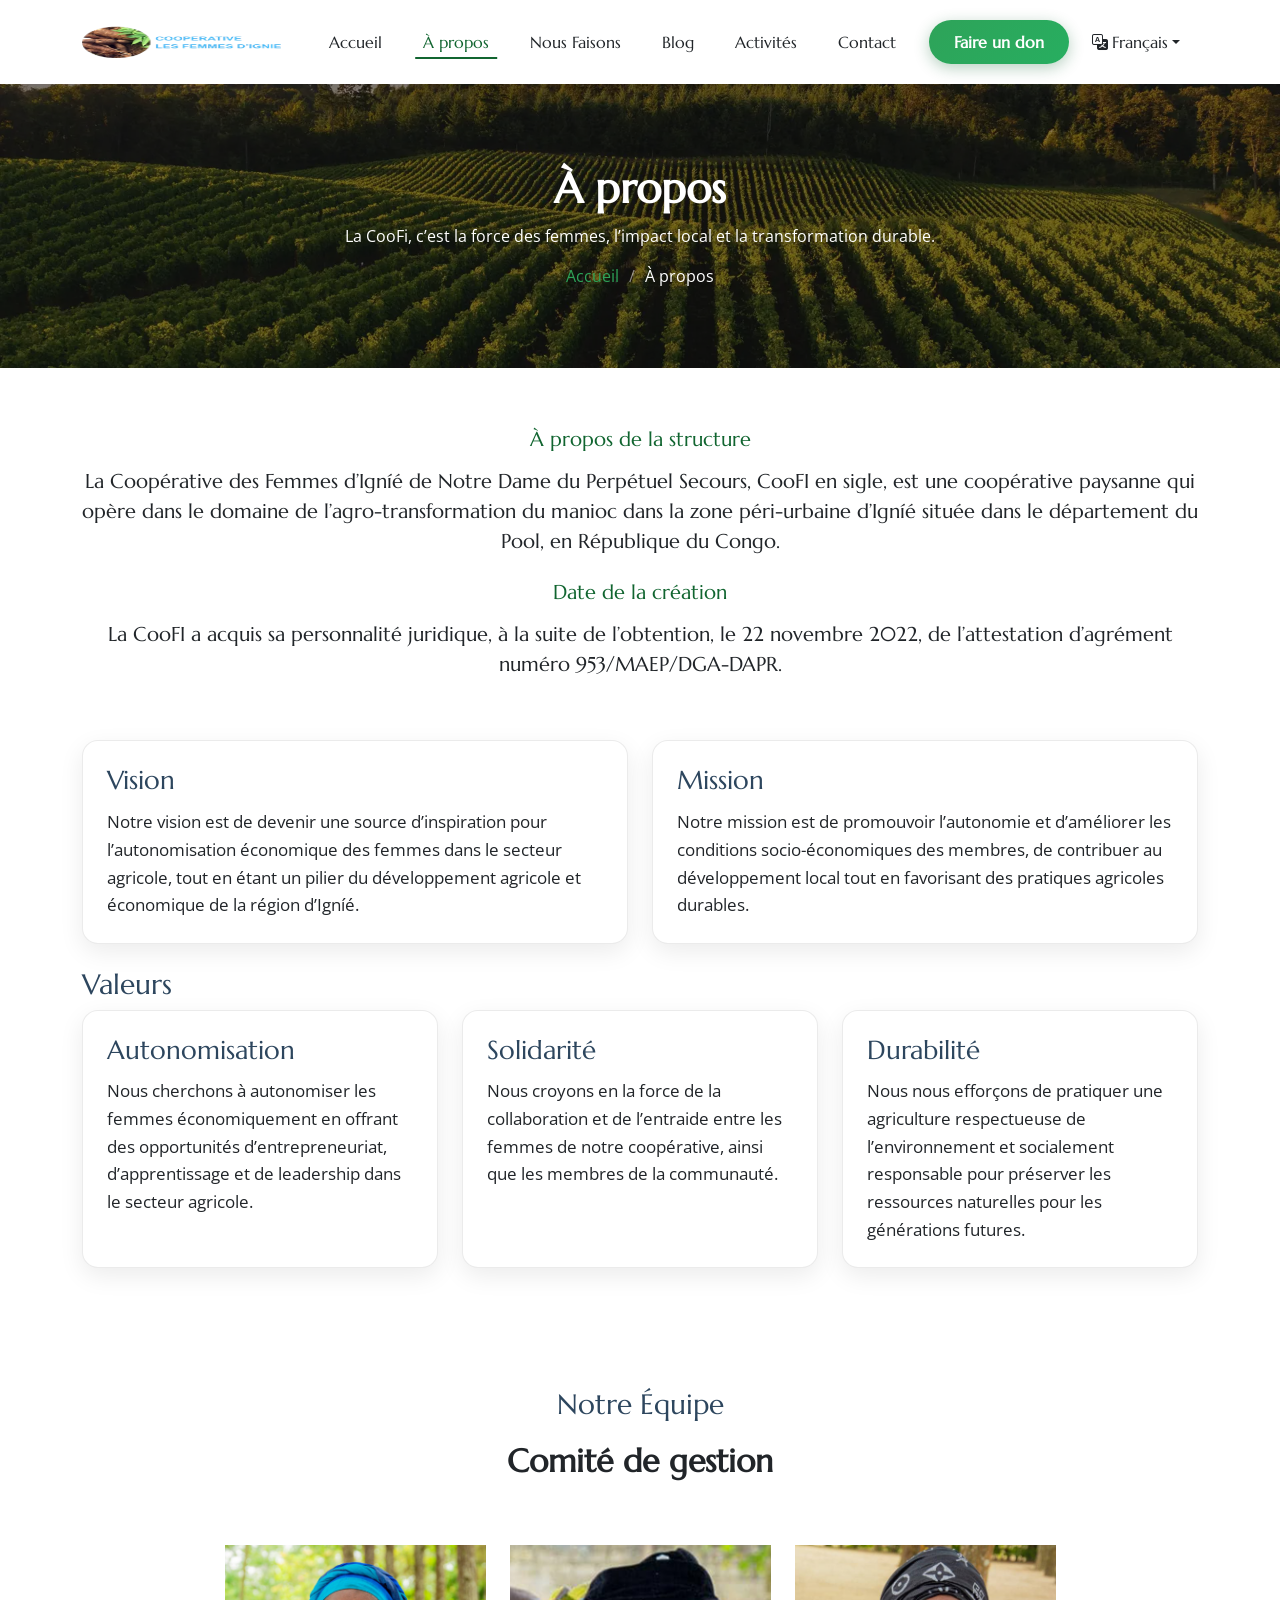
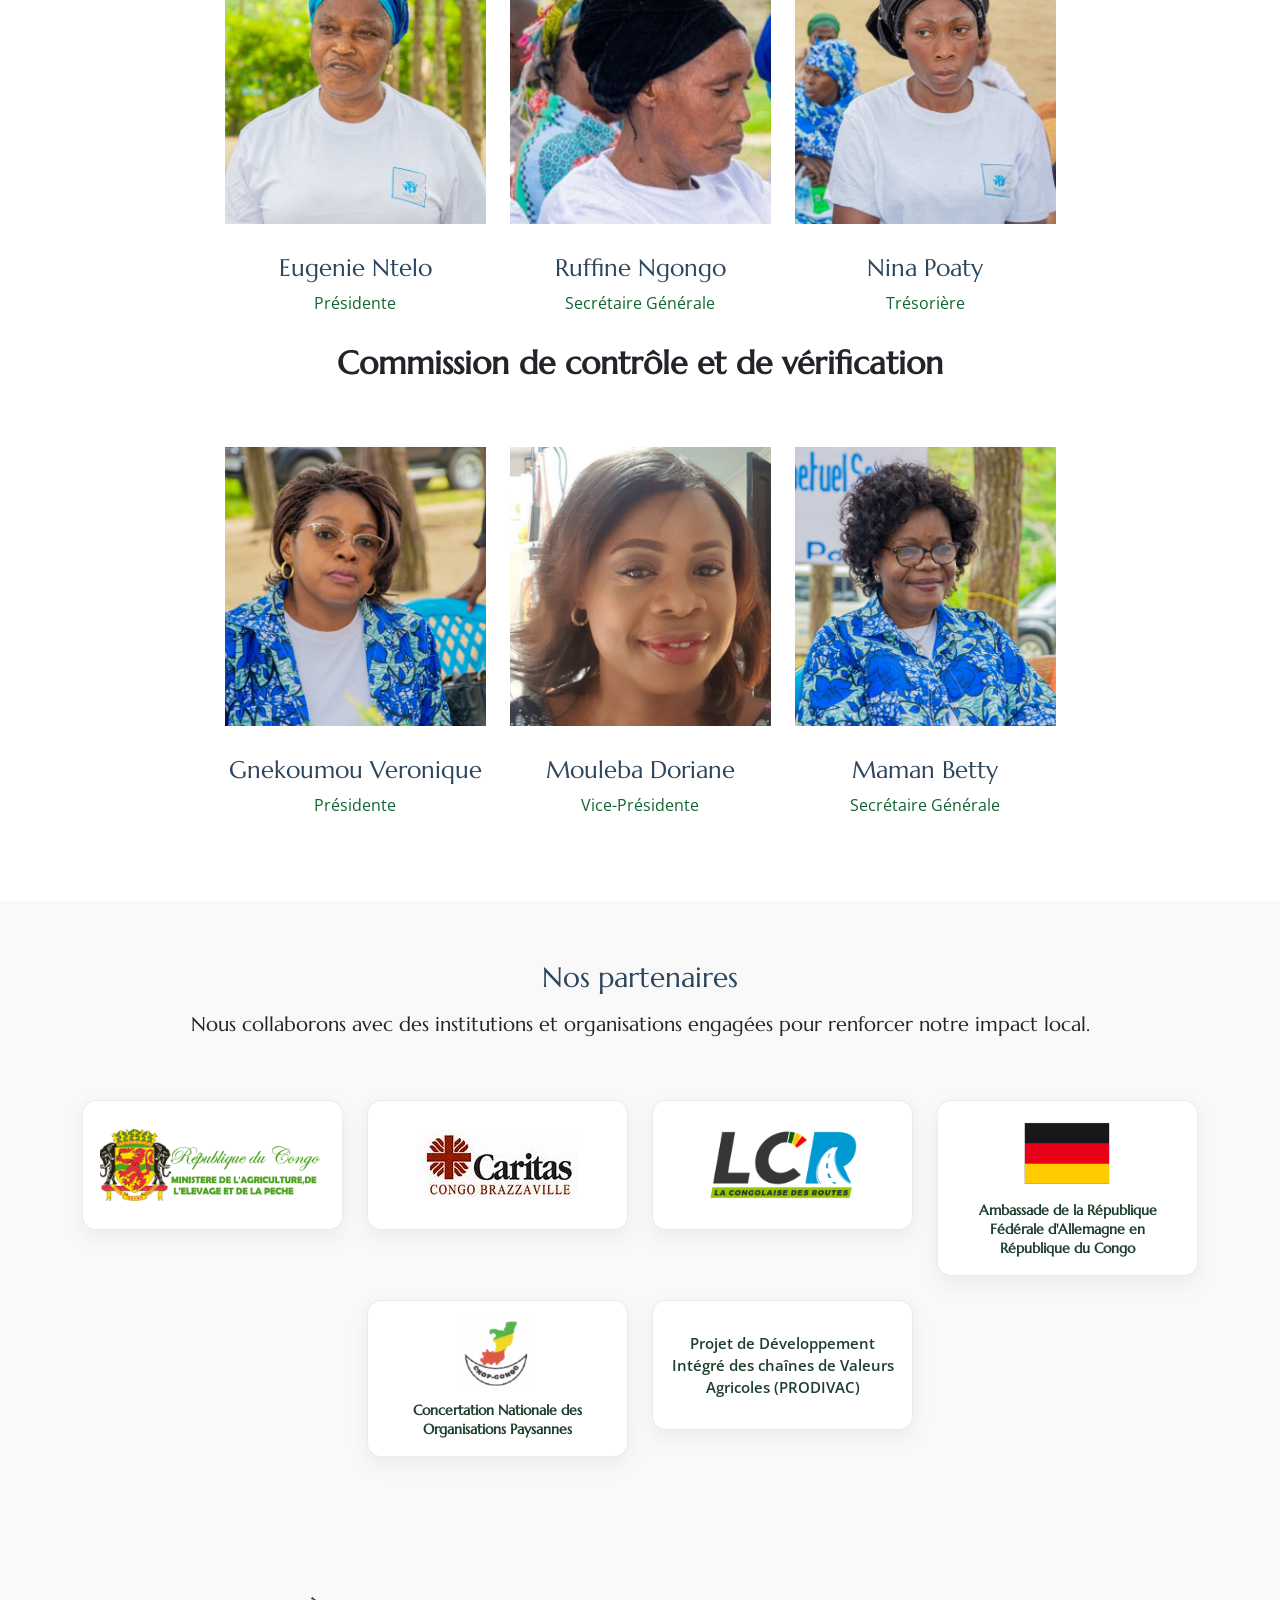
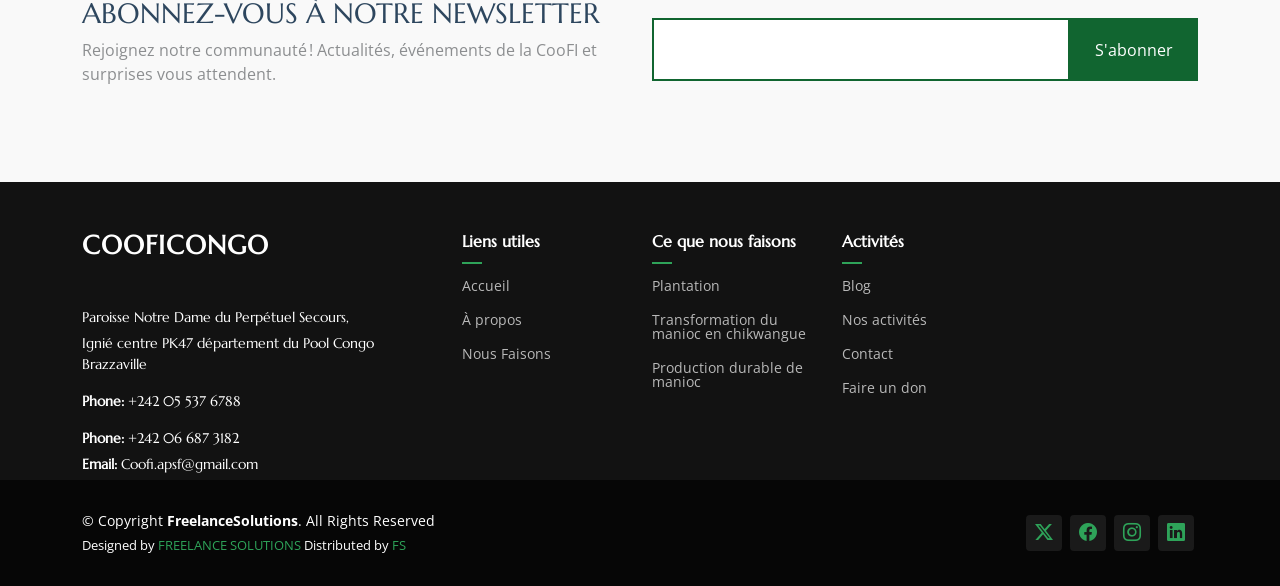
<file: about.html>
<!DOCTYPE html>
<html lang="fr">

<head>
  <meta charset="utf-8">
  <meta content="width=device-width, initial-scale=1.0" name="viewport">
  <title>About Coofi</title>
  <meta name="description" content="">
  <meta name="keywords" content="">

  <!-- Favicons -->
  <link href="assets/img/logo2_icon.png" rel="icon">
  <link href="assets/img/logo2_icon.png" rel="logo2_icon">

  <!-- Fonts -->
  <link href="https://fonts.googleapis.com" rel="preconnect">
  <link href="https://fonts.gstatic.com" rel="preconnect" crossorigin>
  <link
    href="https://fonts.googleapis.com/css2?family=Open+Sans:ital,wght@0,300;0,400;0,500;0,600;0,700;0,800;1,300;1,400;1,500;1,600;1,700;1,800&family=Marcellus:wght@400&display=swap"
    rel="stylesheet">

  <!-- Vendor CSS Files -->
  <link href="assets/vendor/bootstrap/css/bootstrap.min.css" rel="stylesheet">
  <link href="assets/vendor/bootstrap-icons/bootstrap-icons.css" rel="stylesheet">
  <link href="assets/vendor/aos/aos.css" rel="stylesheet">
  <link href="assets/vendor/swiper/swiper-bundle.min.css" rel="stylesheet">
  <link href="assets/vendor/glightbox/css/glightbox.min.css" rel="stylesheet">

  <!-- Main CSS File -->
  <link href="assets/css/main.css" rel="stylesheet">
  <script src="assets/js/i18n.js" defer></script>

  <style>
    /* About-3 coming soon popup */
    .coming-soon-modal .modal-content {
      border: 0;
      border-radius: 20px;
      overflow: hidden;
      background: linear-gradient(160deg, #0d2f1f 0%, #1f5a35 55%, #2e8451 100%);
      color: #fff;
      box-shadow: 0 20px 40px rgba(0, 0, 0, 0.28);
    }

    .coming-soon-modal .modal-body {
      padding: 2rem 1.5rem;
      text-align: center;
    }

    .coming-soon-icon {
      width: 82px;
      height: 82px;
      margin: 0 auto 1rem;
      border-radius: 50%;
      display: flex;
      align-items: center;
      justify-content: center;
      font-size: 2rem;
      background: rgba(255, 255, 255, 0.2);
      backdrop-filter: blur(3px);
      animation: pulseRing 1.8s ease-in-out infinite;
    }

    .coming-soon-title {
      font-size: 1.75rem;
      margin-bottom: 0.5rem;
      font-weight: 700;
      letter-spacing: 0.4px;
    }

    .coming-soon-text {
      margin: 0 auto;
      max-width: 320px;
      opacity: 0.92;
    }

    @keyframes pulseRing {

      0%,
      100% {
        transform: scale(1);
      }

      50% {
        transform: scale(1.08);
      }
    }

    /* Mission and values cards */
    .mission-values .info-card {
      background: #ffffff;
      border: 1px solid rgba(0, 0, 0, 0.08);
      border-radius: 16px;
      padding: 1.5rem;
      height: 100%;
      box-shadow: 0 8px 24px rgba(0, 0, 0, 0.08);
    }

    .mission-values .info-card h3 {
      font-size: 1.6rem;
      margin-bottom: 0.75rem;
    }

    .mission-values .info-card p {
      margin-bottom: 0;
      font-size: 1.05rem;
      line-height: 1.65;
    }

    .mission-values .values-title {
      margin-top: 1rem;
      margin-bottom: 0.5rem;
    }

    /* Partners section */
    .partners-grid .partner-logo {
      background: #fff;
      border: 1px solid rgba(0, 0, 0, 0.08);
      border-radius: 14px;
      padding: 1rem;
      min-height: 130px;
      display: flex;
      align-items: center;
      justify-content: center;
      box-shadow: 0 8px 22px rgba(0, 0, 0, 0.06);
      transition: transform 0.2s ease, box-shadow 0.2s ease;
    }

    .partners-grid .partner-logo:hover {
      transform: translateY(-3px);
      box-shadow: 0 12px 28px rgba(0, 0, 0, 0.1);
    }

    .partners-grid .partner-logo img {
      max-width: 100%;
      max-height: 72px;
      width: auto;
      height: auto;
      object-fit: contain;
      filter: saturate(1.05);
    }

    .partners-grid .partner-logo.partner-with-caption {
      flex-direction: column;
      justify-content: flex-start;
      gap: 0.75rem;
      text-align: center;
    }

    .partners-grid .partner-logo.partner-with-caption h3 {
      margin: 0;
      font-size: 0.9rem;
      line-height: 1.35;
      font-weight: 600;
      color: #1f3f2d;
    }

    .partners-grid .partner-text-square {
      min-height: 130px;
      text-align: center;
      font-size: 0.95rem;
      line-height: 1.45;
      font-weight: 600;
      color: #1f3f2d;
      padding: 0.9rem;
    }
  </style>


</head>

<body class="about-page">

  <header id="header" class="header d-flex align-items-center position-relative">
    <div class="container-fluid container-xl position-relative d-flex align-items-center justify-content-between">

      <a href="index.html" class="logo d-flex align-items-center">
        <img src="assets/img/logo.png" alt="CooFICongo" width="200" height="400">
      </a>

      <!-- Desktop Navigation -->
      <nav class="desktop-nav">
        <ul class="nav-links">
          <li><a href="index.html"><span data-i18n="nav.home">Accueil</span></a></li>
          <li><a href="about.html" class="active"><span data-i18n="nav.about">À propos</span></a></li>
          <li><a href="services.html"><span data-i18n="nav.services">Nous Faisons</span></a></li>
          <!-- <li><a href="testimonials.html"><span data-i18n="nav.testimonials">Témoignages</span></a></li> -->
          <li><a href="blog.php"><span data-i18n="nav.blog">Blog</span></a></li>
          <li><a href="activity.php"><span data-i18n="nav.activities">Activités</span></a></li>
          <li><a href="contact.html"><span data-i18n="nav.contact">Contact</span></a></li>
          <li><a href="donation.html" class="btn-donate-nav"><span data-i18n="nav.donate">Faire un don</span></a></li>
          <li class="dropdown language-dropdown">
            <a href="#" class="dropdown-toggle" data-bs-toggle="dropdown" aria-expanded="false">
              <i class="bi bi-translate me-1"></i><span data-i18n="lang.current">Français</span>
            </a>
            <ul class="dropdown-menu dropdown-menu-end">
              <li><a class="dropdown-item" href="#" data-lang="fr">Français</a></li>
              <li><a class="dropdown-item" href="#" data-lang="en">English</a></li>
            </ul>
          </li>
        </ul>
      </nav>

      <!-- Mobile Hamburger -->
      <button class="btn d-lg-none" type="button" data-bs-toggle="modal" data-bs-target="#navbarModal"
        aria-label="Toggle mobile menu">
        <i class="bi bi-list" style="font-size: 32px; color: var(--nav-color);"></i>
      </button>

    </div>
  </header>

  <!-- Bootstrap Modal for Mobile Navigation -->
  <div class="modal fade" id="navbarModal" tabindex="-1" aria-labelledby="navbarModalLabel" aria-hidden="true">
    <div class="modal-dialog modal-fullscreen">
      <div class="modal-content">
        <div class="modal-header border-0">
          <h5 class="modal-title" id="navbarModalLabel">
            <img src="assets/img/logo.png" alt="CooFICongo" style="height: 40px;">
          </h5>
          <button type="button" class="btn-close" data-bs-dismiss="modal" aria-label="Close"></button>
        </div>
        <div class="modal-body">
          <nav class="mobile-nav-menu">
            <ul class="list-unstyled">
              <li><a href="index.html" class="mobile-nav-link" data-bs-dismiss="modal"><i
                    class="bi bi-house-door me-2"></i><span data-i18n="nav.home">Accueil</span></a></li>
              <li><a href="about.html" class="mobile-nav-link active" data-bs-dismiss="modal"><i
                    class="bi bi-info-circle me-2"></i><span data-i18n="nav.about">À propos</span></a></li>
              <li><a href="services.html" class="mobile-nav-link" data-bs-dismiss="modal"><i
                    class="bi bi-gear me-2"></i><span data-i18n="nav.services">Nous Faisons</span></a></li>
              <!-- <li><a href="testimonials.html" class="mobile-nav-link" data-bs-dismiss="modal"><i class="bi bi-chat-quote me-2"></i><span data-i18n="nav.testimonials">Témoignages</span></a></li> -->
              <li><a href="blog.php" class="mobile-nav-link" data-bs-dismiss="modal"><i
                    class="bi bi-journal-text me-2"></i><span data-i18n="nav.blog">Blog</span></a></li>
              <li><a href="activity.php" class="mobile-nav-link" data-bs-dismiss="modal"><i
                    class="bi bi-calendar-event me-2"></i><span data-i18n="nav.activities">Activités</span></a></li>
              <li><a href="contact.html" class="mobile-nav-link" data-bs-dismiss="modal"><i
                    class="bi bi-envelope me-2"></i><span data-i18n="nav.contact">Contact</span></a></li>
              <li><a href="donation.html" class="mobile-nav-link btn-donate-mobile" data-bs-dismiss="modal"><i
                    class="bi bi-heart me-2"></i><span data-i18n="nav.donate">Faire un don</span></a></li>
            </ul>
            <div class="mt-4">
              <div class="d-flex gap-2">
                <button type="button" class="btn btn-outline-secondary btn-sm" data-lang="fr">Français</button>
                <button type="button" class="btn btn-outline-secondary btn-sm" data-lang="en">English</button>
              </div>
            </div>
          </nav>
        </div>
      </div>
    </div>
  </div>

  <main class="main">

    <!-- Page Title -->
    <div class="page-title dark-background" data-aos="fade"
      style="background-image: url(assets/img/page-title-bg.webp);">
      <div class="container position-relative">
        <h1 data-i18n="page.about">À propos</h1>
        <p data-i18n="about.page.subtitle">La CooFi, c'est la force des femmes, l'impact local et la transformation durable.</p>
        <nav class="breadcrumbs">
          <ol>
            <li><a href="index.html" data-i18n="breadcrumbs.home">Accueil</a></li>
            <li class="current" data-i18n="breadcrumbs.about">À propos</li>
          </ol>
        </nav>
      </div>
    </div><!-- End Page Title -->

    <!-- Mission Version -->
    <section id="services" class="services section">

      <!-- Section Title -->
      <div class="container section-title" data-aos="fade-up">
        <h2 class="bounce-in" data-i18n="about.section.heading"> À propos de la structure</h2>
        <p class="fade-in-up" style="font-size: 20px" data-i18n="about.section.desc">La Coopérative des Femmes d'Igníé de Notre Dame du Perpétuel
          Secours, CooFI en sigle, est une coopérative paysanne qui opère dans le domaine de l’agro- transformation du
          manioc dans la zone péri-urbaine d’Ignié située dans le département du Pool, en République du Congo.

        </p>

        <br>
         <h2 class="bounce-in" data-i18n="about.creation.heading"> Date de la création</h2>
        <p class="fade-in-up" style="font-size: 20px" data-i18n="about.creation.text">
          La CooFI a acquis sa personnalité juridique, à la suite de l’obtention, le 22 novembre 2022, de l’ attestation
          d’agrément numéro 953/MAEP/DGA-DAPR
        </p>
      </div><!-- End Section Title -->

      <div class="container mission-values" data-aos="fade-up" data-aos-delay="100">
        <div class="row g-4">
          <div class="col-lg-6">
            <div class="info-card">
              <h3 class="bounce-in" data-i18n="about.vision.title">Vision</h3>
              <p class="fade-in-up" data-i18n="about.vision.desc">Notre vision est de devenir une source d'inspiration pour l'autonomisation économique des femmes dans le
                secteur agricole, tout en étant un pilier du développement agricole et économique de la région d’Ignié.
              </p>
            </div>
          </div>
          <div class="col-lg-6">
            <div class="info-card">
              <h3 class="bounce-in" data-i18n="about.mission.title">Mission</h3>
              <p class="fade-in-up" data-i18n="about.mission.desc">Notre mission est de promouvoir l'autonomie et d'améliorer les conditions socio-économiques des membres,
                de contribuer au développement local tout en favorisant des pratiques agricoles durables.
              </p>
            </div>
          </div>
        </div>

        <div class="row mt-2">
          <div class="col-12">
            <h3 class="bounce-in values-title" data-i18n="about.values.label">Valeurs</h3>
          </div>
        </div>

        <div class="row g-4">
          <div class="col-md-6 col-lg-4">
            <div class="info-card">
              <h3 class="bounce-in" data-i18n="about.values.empowerment">Autonomisation</h3>
              <p class="fade-in-up" data-i18n="about.values.empowerment.desc">Nous cherchons à autonomiser les femmes économiquement en offrant des opportunités d'entrepreneuriat,
                d’apprentissage et de leadership dans le secteur agricole.
              </p>
            </div>
          </div>
          <div class="col-md-6 col-lg-4">
            <div class="info-card">
              <h3 class="bounce-in" data-i18n="about.values.solidarity">Solidarité</h3>
              <p class="fade-in-up" data-i18n="about.values.solidarity.desc">Nous croyons en la force de la collaboration et de l'entraide entre les femmes de notre coopérative,
                ainsi que les membres de la communauté.
              </p>
            </div>
          </div>
          <div class="col-md-12 col-lg-4">
            <div class="info-card">
              <h3 class="bounce-in" data-i18n="about.values.sustainability">Durabilité</h3>
              <p class="fade-in-up" data-i18n="about.values.sustainability.desc">Nous nous efforçons de pratiquer une agriculture respectueuse de l'environnement et socialement
                responsable pour préserver les ressources naturelles pour les générations futures.
              </p>
            </div>
          </div>
        </div>
      </div>
    </section><!-- /Mission Version -->



    <!-- Coming Soon Modal -->
    <div class="modal fade coming-soon-modal" id="comingSoonModal" tabindex="-1" aria-labelledby="comingSoonModalLabel"
      aria-hidden="true">
      <div class="modal-dialog modal-dialog-centered">
        <div class="modal-content">
          <div class="modal-body">
            <div class="coming-soon-icon" aria-hidden="true">
              <i class="bi bi-hourglass-split"></i>
            </div>
            <h3 class="coming-soon-title" id="comingSoonModalLabel" data-i18n="modal.coming_soon.title">Bientot disponible</h3>
            <p class="coming-soon-text" data-i18n="modal.coming_soon.text">Cette video sera bientot disponible. Merci pour votre patience.</p>
            <button type="button" class="btn btn-light mt-4 px-4" data-bs-dismiss="modal" data-i18n="modal.close">Fermer</button>
          </div>
        </div>
      </div>
    </div>

    <!-- Team Section -->
    <section class="team-15 team section" id="team">
      <!-- Section Title -->
      <div class="container section-title" data-aos="fade-up">
        <h2 data-i18n="team.title">Notre Équipe</h2>
              <b>
              <p data-i18n="team.committee">Comité de gestion</p>
        </b>
      </div><!-- End Section Title -->

      <div class="content">
        <div class="container">

          <div class="row justify-content-center">
            <div class="col-lg-3 col-md-6 mb-4">
              <div class="person">
                <figure>
                  <img src="assets/img/team/Eugenie_Ntelo.jpg" alt="Image" class="img-fluid">
                  <div class="social">
                    <!-- <a href="#"><span class="bi bi-facebook"></span></a>
                    <a href="#"><span class="bi bi-twitter-x"></span></a>
                    <a href="#"><span class="bi bi-linkedin"></span></a> -->
                  </div>
                </figure>
                <div class="person-contents">
                  <h3>Eugenie Ntelo</h3>
                  <span class="position" data-i18n="team.role.president">Présidente</span>
                </div>
              </div>
            </div>

            <div class="col-lg-3 col-md-6 mb-4">
              <div class="person">
                <figure>
                  <img src="assets/img/team/Ruffine_Ngongo.jpg" alt="Image" class="img-fluid">
                  <div class="social">
                    <!-- <a href="#"><span class="bi bi-facebook"></span></a>
                    <a href="#"><span class="bi bi-twitter-x"></span></a>
                    <a href="#"><span class="bi bi-linkedin"></span></a> -->
                  </div>
                </figure>
                <div class="person-contents">
                  <h3>Ruffine Ngongo</h3>
                  <span class="position" data-i18n="team.role.secretary">Secrétaire Générale</span>
                </div>
              </div>
            </div>

            <div class="col-lg-3 col-md-6 mb-4">
              <div class="person">
                <figure>
                  <img src="assets/img/team/Nina_Poaty.jpg" alt="Image" class="img-fluid">
                  <div class="social">
                    <!-- <a href="#"><span class="bi bi-facebook"></span></a>
                    <a href="#"><span class="bi bi-twitter-x"></span></a>
                    <a href="#"><span class="bi bi-linkedin"></span></a> -->
                  </div>
                </figure>
                <div class="person-contents">
                  <h3>Nina Poaty</h3>
                  <span class="position" data-i18n="team.role.treasurer">Trésorière</span>
                </div>
              </div>
            </div>
            <!-- 
            <div class="col-lg-3 col-md-6 mb-4">
              <div class="person">
                <figure>
                  <img src="assets/img/team/Gnekoumou Veronique.jpg" alt="Image" class="img-fluid">
                  <div class="social">
                    <a href="#"><span class="bi bi-facebook"></span></a>
                    <a href="#"><span class="bi bi-twitter-x"></span></a>
                    <a href="#"><span class="bi bi-linkedin"></span></a>
                  </div>
                </figure>
                <div class="person-contents">
                  <h3>Preseident</h3>
                  <span class="position">Accountant</span>
                </div>
              </div>
            </div> -->

          </div>
          <div class="row justify-content-center">
            <div class="container section-title" data-aos="fade-up">
              <!-- <h2>Notre Équipe</h2> -->
              <b>
                <p data-i18n="team.control">Commission de contrôle et de vérification</p>
              </b>
            </div><!-- End Section Title -->
            <div class="col-lg-3 col-md-6 mb-4">
              <div class="person">
                <figure>
                  <img src="assets/img/team/Gnekoumou_Veronique.jpg" alt="Image" class="img-fluid">
                  <div class="social">
                    <!-- <a href="#"><span class="bi bi-facebook"></span></a>
                    <a href="#"><span class="bi bi-twitter-x"></span></a>
                    <a href="#"><span class="bi bi-linkedin"></span></a>
                  </div> -->
                </figure>
                <div class="person-contents">
                  <h3>Gnekoumou Veronique</h3>
                  <span class="position" data-i18n="team.role.president">Présidente</span>
                </div>
              </div>
            </div>

            <div class="col-lg-3 col-md-6 mb-4">
              <div class="person">
                <figure>
                  <img src="assets/img/team/Mouleba_Doriane.jpg" alt="Image" class="img-fluid">
                  <div class="social">
                    <!-- <a href="#"><span class="bi bi-facebook"></span></a>
                    <a href="#"><span class="bi bi-twitter-x"></span></a>
                    <a href="#"><span class="bi bi-linkedin"></span></a> -->
                  </div>
                </figure>
                <div class="person-contents">
                  <h3>Mouleba Doriane</h3>
                  <span class="position" data-i18n="team.role.vice_president">Vice-Présidente</span>
                </div>
              </div>
            </div>

            <div class="col-lg-3 col-md-6 mb-4">
              <div class="person">
                <figure>
                  <img src="assets/img/team/Ndandani_Betty.jpg" alt="Image" class="img-fluid">
                  <!-- <div class="social">
                    <a href="#"><span class="bi bi-facebook"></span></a>
                    <a href="#"><span class="bi bi-twitter-x"></span></a>
                    <a href="#"><span class="bi bi-linkedin"></span></a>
                  </div> -->
                </figure>
                <div class="person-contents">
                  <h3>Maman Betty</h3>
                  <span class="position" data-i18n="team.role.secretary">Secrétaire Générale</span>
                </div>
              </div>
            </div>

            <!-- <div class="col-lg-3 col-md-6 mb-4">
              <div class="person">
                <figure>
                  <img src="assets/img/team/team-4.jpg" alt="Image" class="img-fluid">
                  <div class="social">
                    <a href="#"><span class="bi bi-facebook"></span></a>
                    <a href="#"><span class="bi bi-twitter-x"></span></a>
                    <a href="#"><span class="bi bi-linkedin"></span></a>
                  </div>
                </figure>
                <div class="person-contents">
                  <h3>Kaylie Jones</h3>
                  <span class="position">Accountant</span>
                </div>
              </div>
            </div> -->

          </div>
        </div>
      </div>

    </section><!-- /Team Section -->



    <!-- Partners Section -->
    <section id="partners" class="section light-background">
      <div class="container section-title" data-aos="fade-up">
            <h2 class="bounce-in" data-i18n="section.partners.title">Nos partenaires</h2>
        <p class="fade-in-up" style="font-size: 20px;" data-i18n="section.partners.desc">
          Nous collaborons avec des institutions et organisations engagees pour renforcer notre impact local.
        </p>
      </div>

      <div class="container partners-grid" data-aos="fade-up" data-aos-delay="100">
        <div class="row g-4 justify-content-center">
          <div class="col-6 col-md-4 col-lg-3">
            <div class="partner-logo">
              <img src="assets/img/partners/minagri_4-logo.png" alt="Partenaire Minagri" loading="lazy">
            </div>
          </div>
          <div class="col-6 col-md-4 col-lg-3">
            <div class="partner-logo">
              <img src="assets/img/partners/OIP-7.jpg" alt="Partenaire OIP" loading="lazy">
            </div>
          </div>
          <div class="col-6 col-md-4 col-lg-3">
            <div class="partner-logo">
              <img src="assets/img/partners/R (1).png" alt="Partenaire R 1" loading="lazy">
            </div>
          </div>
          <div class="col-6 col-md-4 col-lg-3">
            <div class="partner-logo partner-with-caption">
              <img src="assets/img/partners/R-1.png" alt="Partenaire R 2" loading="lazy">
                <h3>Ambassade de la République Fédérale d'Allemagne en République du Congo</h3>
            </div>
          </div>
          <div class="col-6 col-md-4 col-lg-3">
            <div class="partner-logo partner-with-caption">
              <img src="assets/img/partners/R.png" alt="Partenaire R" loading="lazy">
              <h3>Concertation Nationale des Organisations Paysannes</h3>
            </div>
          </div>
          <div class="col-6 col-md-4 col-lg-3">
            <div class="partner-logo partner-text-square">
              Projet de Développement Intégré des chaînes de Valeurs Agricoles (PRODIVAC)
            </div>
          </div>
        </div>
      </div>
    </section><!-- /Partners Section -->

    <!-- Call To Action Section -->
    <section id="call-to-action" class="call-to-action section light-background">

      <div class="content">
        <div class="container">
          <div class="row align-items-center">
            <div class="col-lg-6">
              <h3 data-i18n="newsletter.title">Abonnez-vous à notre newsletter</h3>
              <p class="opacity-50" data-i18n="cta.newsletter.about.desc">
                Rejoignez notre communauté ! Actualités, événements de la CooFI et surprises vous attendent.
              </p>
            </div>
            <div class="col-lg-6">
              <form action="forms/newsletter.php" class="form-subscribe php-email-form">
                <div class="form-group d-flex align-items-stretch">
                  <input type="email" name="email" class="form-control h-100" data-i18n-placeholder="newsletter.placeholder.email" placeholder="Entrez votre e-mail">
                  <input type="submit" class="btn btn-secondary px-4" data-i18n-value="newsletter.subscribe" value="S'abonner">
                </div>
                <div class="loading" data-i18n="newsletter.loading">Chargement...</div>
                <div class="error-message"></div>
                <div class="sent-message" data-i18n="newsletter.sent">
                  Votre demande d'abonnement a été envoyée. Merci !
                </div>
              </form>
            </div>
          </div>
        </div>
      </div>
    </section><!-- /Call To Action Section -->

  </main>

  <footer id="footer" class="footer dark-background">

    <div class="footer-top">
      <div class="container">
        <div class="row gy-4 stagger-animation">
          <div class="col-lg-4 col-md-6 footer-about">
            <a href="index.html" class="logo d-flex align-items-center">
              <span class="sitename">COOFICONGO</span>
            </a>
            <div class="footer-contact pt-3">
              <h1></h1>
              <p>Paroisse Notre Dame du Perpétuel Secours, </p>
              <p>Ignié centre PK47 département du Pool Congo Brazzaville</p>
              <p class="mt-3"><strong>Phone:</strong> <span>+242 05 537 6788</span></p>
              <p class="mt-3"><strong>Phone:</strong> <span>+242 06 687 3182</span></p>
              <p><strong>Email:</strong> <span>Coofi.apsf@gmail.com</span></p>
            </div>
          </div>

          <div class="col-lg-2 col-md-3 footer-links">
            <h4 data-i18n="footer.useful_links">Liens utiles</h4>
            <ul>
              <li><a href="index.html" data-i18n="footer.home">Accueil</a></li>
              <li><a href="about.html" data-i18n="footer.about">À propos</a></li>
              <li><a href="services.html" data-i18n="footer.services">Nous Faisons</a></li>
              <!-- <li><a href="testimonials.html">Testimonials</a></li> -->
              <!-- <li><a href="#">Privacy policy</a></li> -->
            </ul>
          </div>

          <div class="col-lg-2 col-md-3 footer-links">
            <h4 data-i18n="footer.what_we_do">Ce que nous faisons</h4>
            <ul>
              <li><a href="our_service_info.html#production-only">Plantation</a></li>
              <li><a href="our_service_info.html#transformation-manioc">Transformation du manioc en chikwangue</a></li>
              <li><a href="our_service_info.html#production-only">Production durable de manioc</a></li>
              <li><a href="#services"></a></li>
              <li><a href="#services"></a></li>
            </ul>
          </div>

          <div class="col-lg-2 col-md-3 footer-links">
            <h4 data-i18n="footer.activities">Activités</h4>
            <ul>
              <li><a href="blog.php" data-i18n="footer.blog">Blog</a></li>
              <li><a href="activity.php" data-i18n="footer.our_activities">Nos activités</a></li>
              <li><a href="contact.html" data-i18n="footer.contact">Contact</a></li>
              <li><a href="donation.html" data-i18n="footer.donate">Faire un don</a></li>
            </ul>
          </div>

        </div>
      </div>
    </div>

    <div class="copyright text-center">
      <div class="container d-flex flex-column flex-lg-row justify-content-center justify-content-lg-between align-items-center">

        <div class="d-flex flex-column align-items-center align-items-lg-start">
          <div>
            © Copyright <strong><span>FreelanceSolutions</span></strong>. All Rights Reserved
          </div>
          <div class="credits">
            <!-- All the links in the footer should remain intact. -->
            <!-- You can delete the links only if you purchased the pro version. -->
            <!-- Licensing information: https://bootstrapmade.com/license/ -->
            <!-- Purchase the pro version with working PHP/AJAX contact form: https://bootstrapmade.com/herobiz-bootstrap-business-template/ -->
            Designed by <a href="https://freelancesoutions.vercel.app/">FREELANCE SOLUTIONS</a> Distributed by <a href="https://freelancesoutions.vercel.app/">FS</a>
          </div>
        </div>

        <div class="social-links order-first order-lg-last mb-3 mb-lg-0">
          <a href=""><i class="bi bi-twitter-x"></i></a>
          <a href=""><i class="bi bi-facebook"></i></a>
          <a href=""><i class="bi bi-instagram"></i></a>
          <a href=""><i class="bi bi-linkedin"></i></a>
        </div>

      </div>
    </div>

  </footer>

  <!-- Scroll Top -->
  <a href="#" id="scroll-top" class="scroll-top d-flex align-items-center justify-content-center"><i
      class="bi bi-arrow-up-short"></i></a>

  <!-- Preloader -->
  <div id="preloader"></div>

  <!-- Vendor JS Files -->
  <script src="assets/vendor/bootstrap/js/bootstrap.bundle.min.js"></script>
  <script src="assets/vendor/php-email-form/validate.js"></script>
  <script src="assets/vendor/aos/aos.js"></script>
  <script src="assets/vendor/swiper/swiper-bundle.min.js"></script>
  <script src="assets/vendor/glightbox/js/glightbox.min.js"></script>

  <!-- Main JS File -->
  <script src="assets/js/main.js"></script>

</body>

</html>
</file>
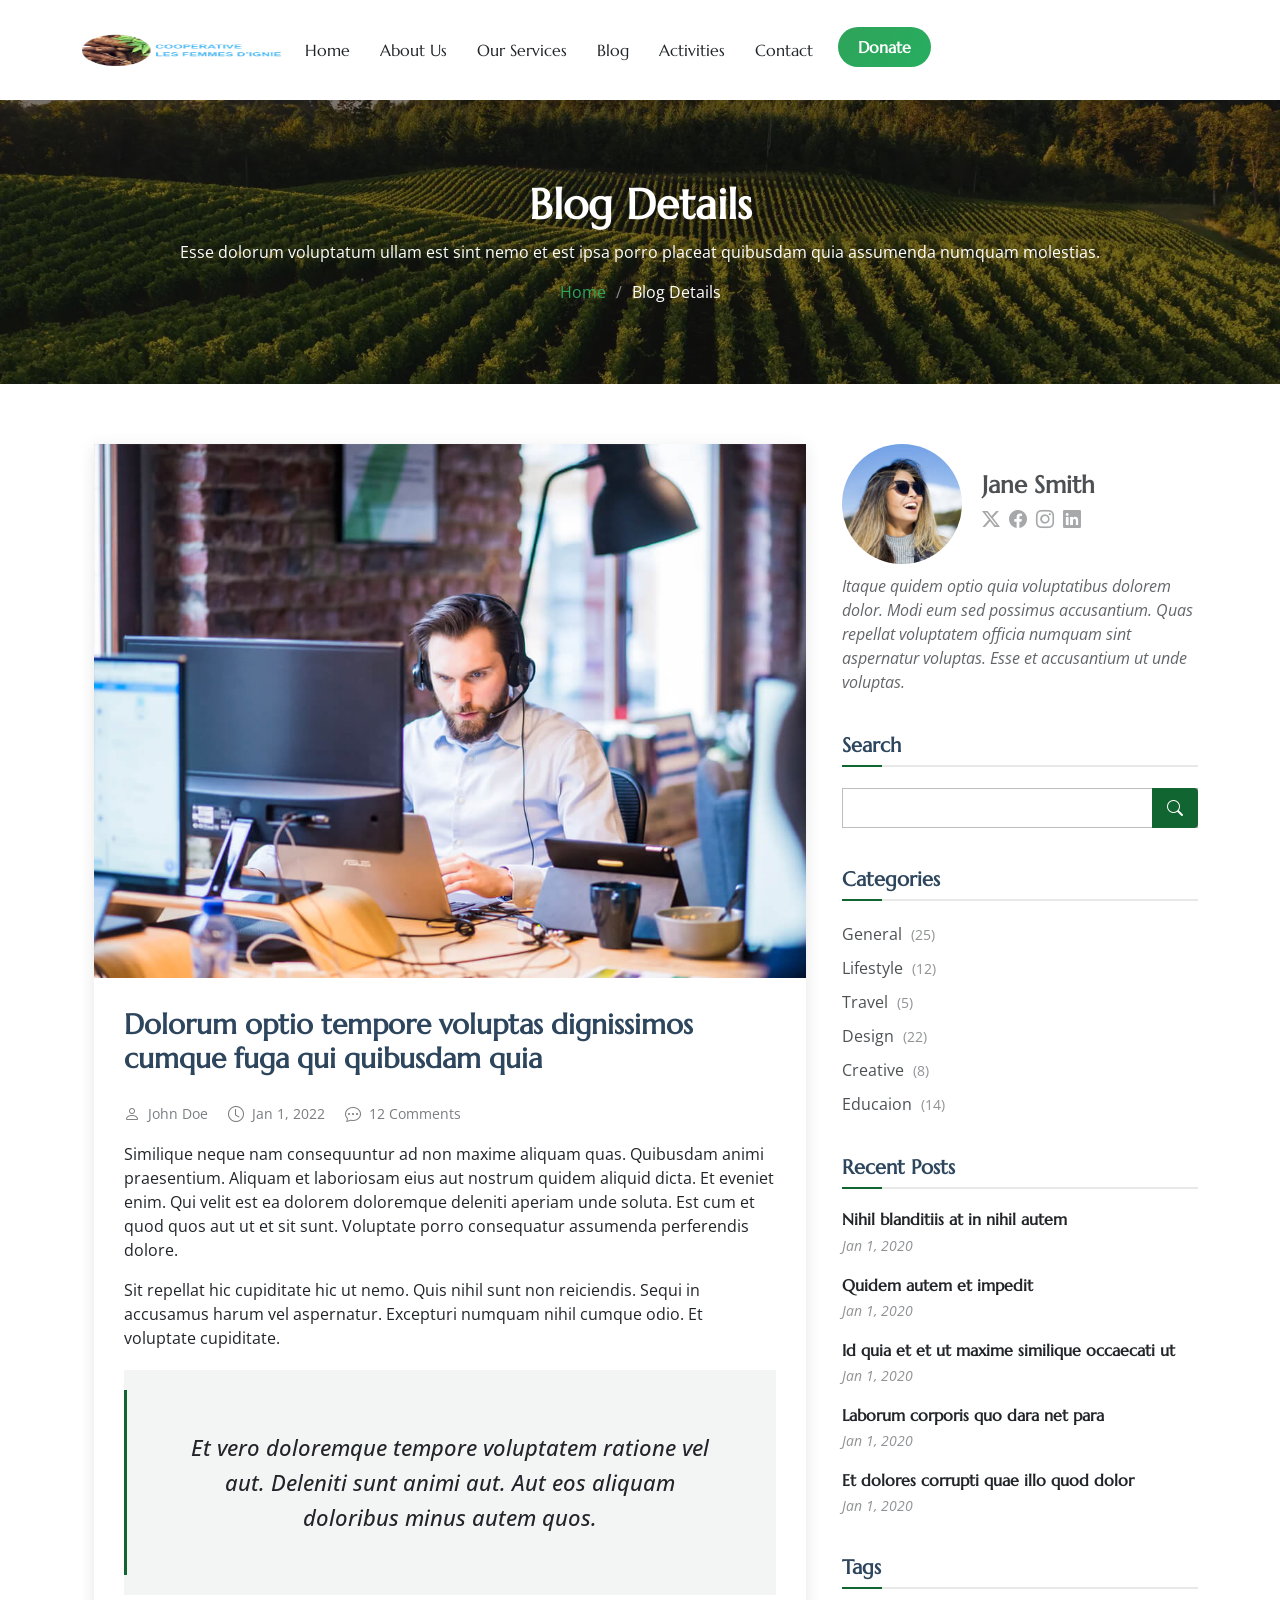
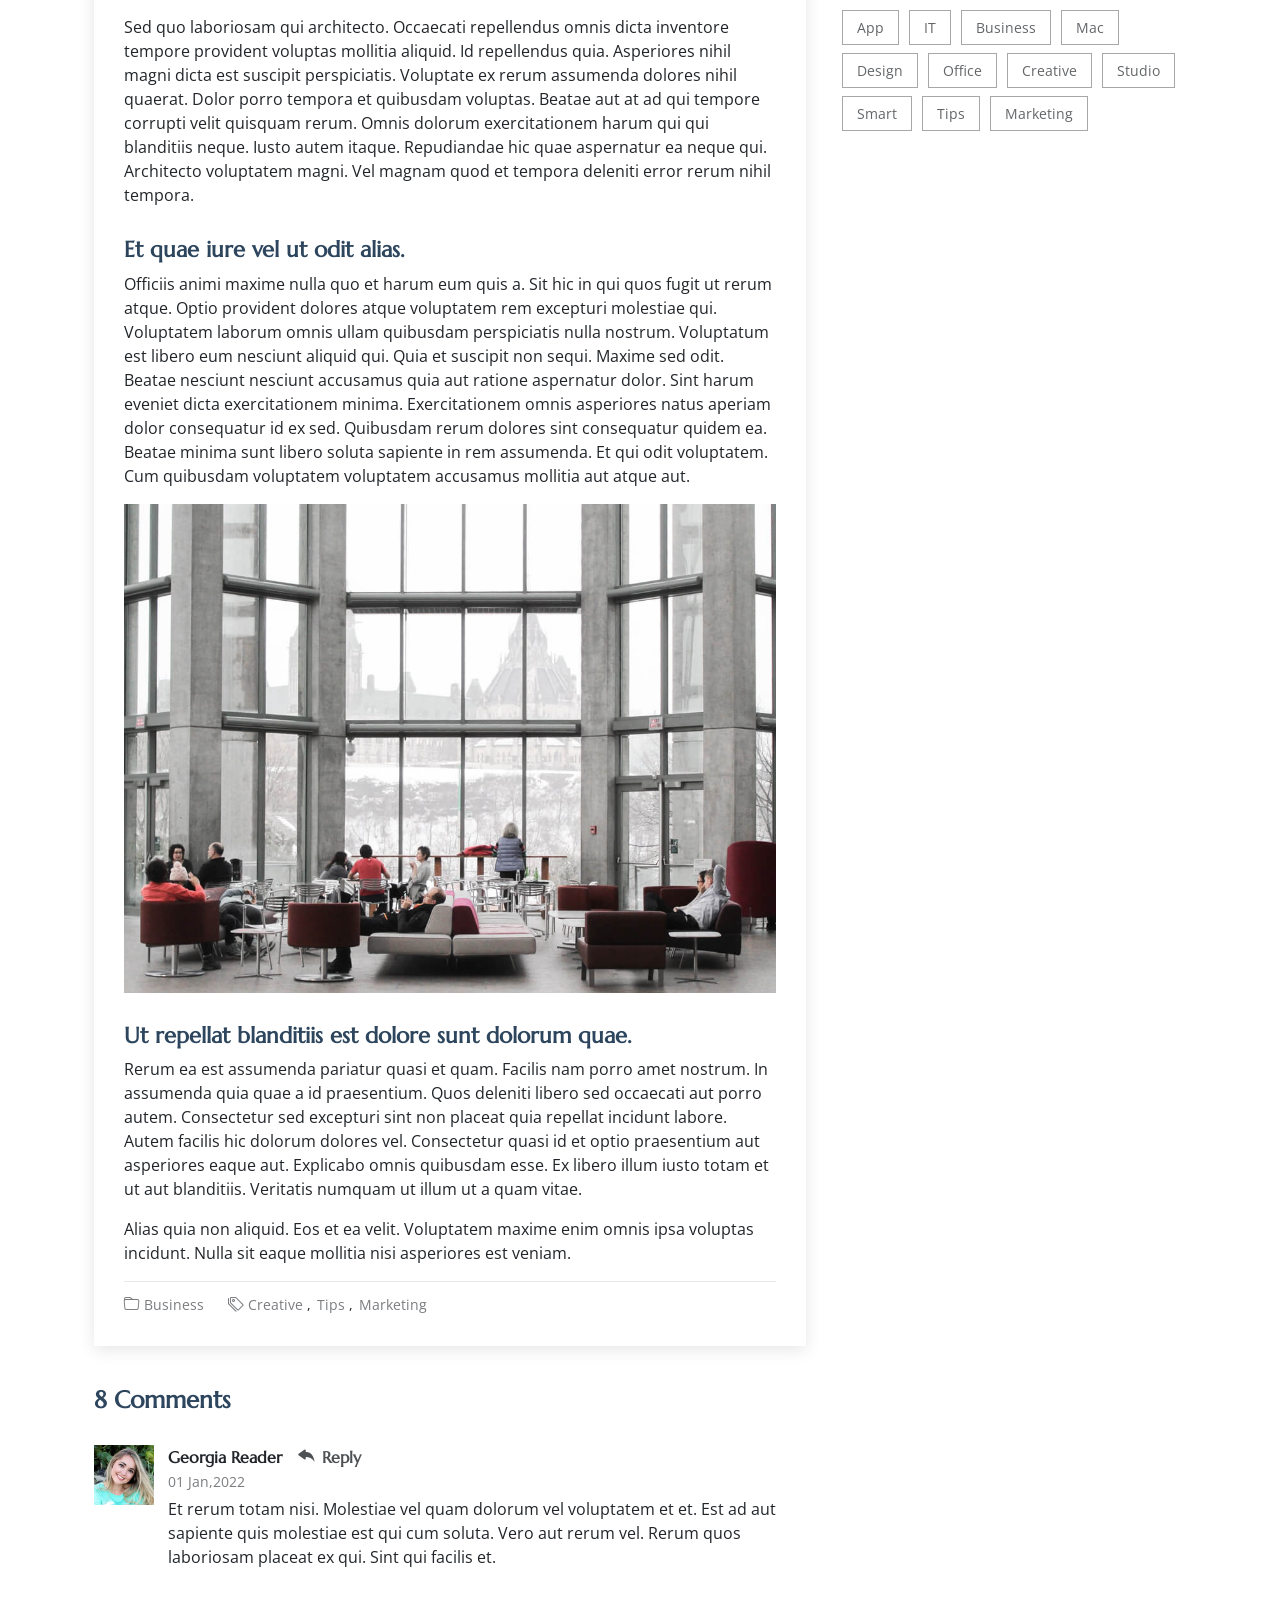
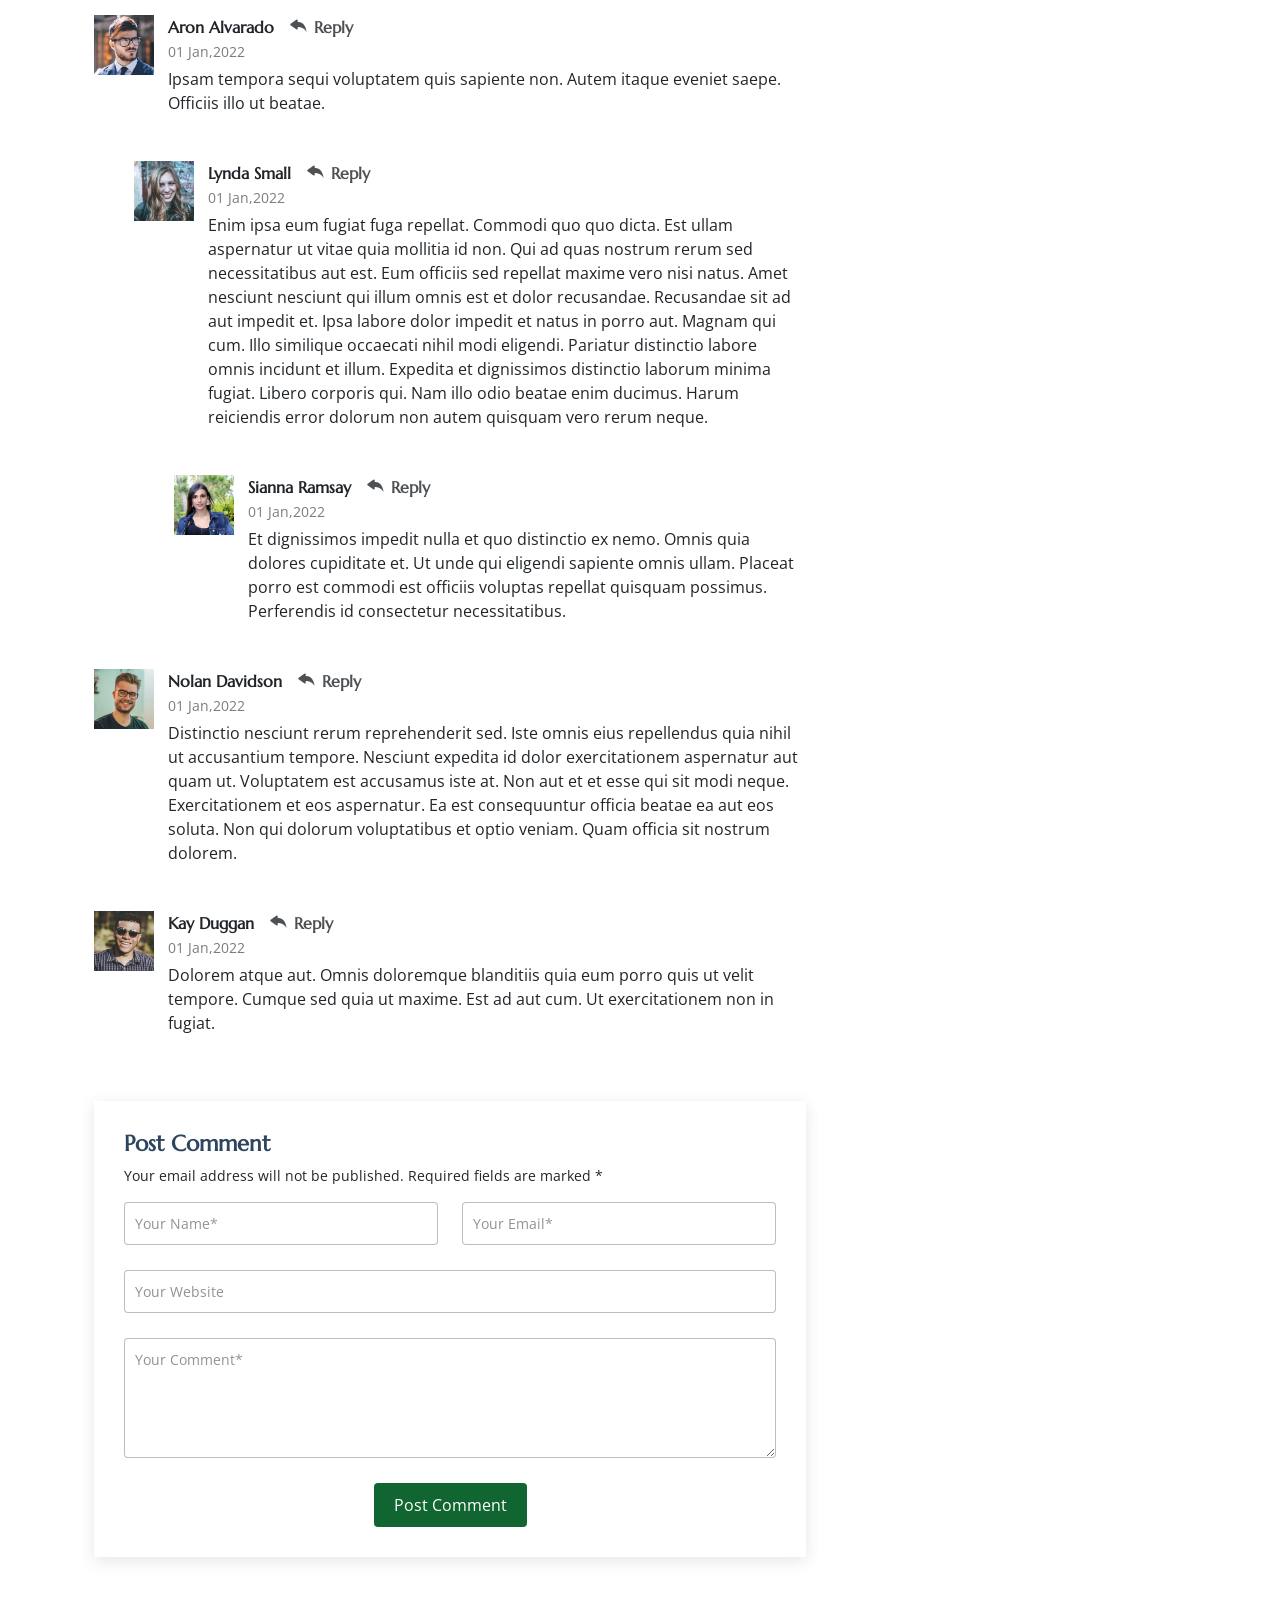
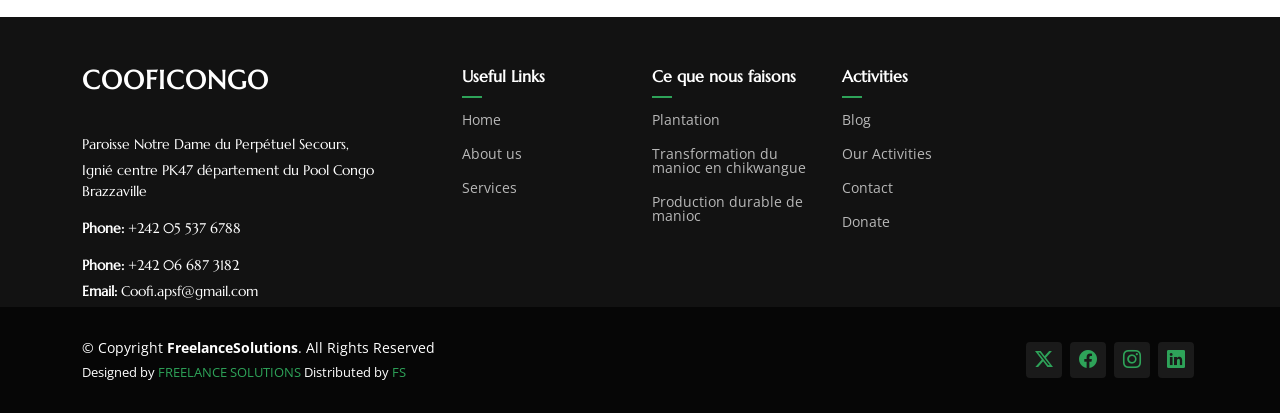
<file: blog-details.html>
<!DOCTYPE html>
<html lang="en">

<head>
  <meta charset="utf-8">
  <meta content="width=device-width, initial-scale=1.0" name="viewport">
  <title>Blog Details - AgriCulture Bootstrap Template</title>
  <meta name="description" content="">
  <meta name="keywords" content="">

  <!-- Favicons -->
  <link href="assets/img/logo2_icon.png" rel="icon">
  <link href="assets/img/logo2_icon.png" rel="logo2_icon">

  <!-- Fonts -->
  <link href="https://fonts.googleapis.com" rel="preconnect">
  <link href="https://fonts.gstatic.com" rel="preconnect" crossorigin>
  <link href="https://fonts.googleapis.com/css2?family=Open+Sans:ital,wght@0,300;0,400;0,500;0,600;0,700;0,800;1,300;1,400;1,500;1,600;1,700;1,800&family=Marcellus:wght@400&display=swap" rel="stylesheet">

  <!-- Vendor CSS Files -->
  <link href="assets/vendor/bootstrap/css/bootstrap.min.css" rel="stylesheet">
  <link href="assets/vendor/bootstrap-icons/bootstrap-icons.css" rel="stylesheet">
  <link href="assets/vendor/aos/aos.css" rel="stylesheet">
  <link href="assets/vendor/swiper/swiper-bundle.min.css" rel="stylesheet">
  <link href="assets/vendor/glightbox/css/glightbox.min.css" rel="stylesheet">

  <!-- Main CSS File -->
  <link href="assets/css/main.css" rel="stylesheet">

</head>

<body class="blog-details-page">

  <header id="header" class="header d-flex align-items-center position-relative">
    <div class="container-fluid container-xl position-relative d-flex align-items-center justify-content-between">

      <a href="index.html" class="logo d-flex align-items-center">
        <img src="assets/img/logo.png" alt="CooFICongo" width="200" height="400">
      </a>

      <button class="navbar-toggler" type="button" data-bs-toggle="collapse" data-bs-target="#navbarNav"
        aria-controls="navbarNav" aria-expanded="false" aria-label="Toggle navigation">
        <span class="navbar-toggler-icon"></span>
      </button>

      <div class="collapse navbar-collapse" id="navbarNav">
        <nav id="navmenu" class="navmenu stagger-animation">
          <ul>
            <li><a href="index.html">Home</a></li>
            <li><a href="about.html">About Us</a></li>
            <li><a href="services.html">Our Services</a></li>
            <!-- <li><a href="testimonials.html">Testimonials</a></li> -->
            <li><a href="blog.php">Blog</a></li>
            <li><a href="activity.php">Activities</a></li>
            <li><a href="contact.html">Contact</a></li>
            <li><a href="donation.html" class="btn-donate-nav">Donate</a></li>
          </ul>
        </nav>
      </div>

    </div>
  </header>

  <main class="main">

    <!-- Page Title -->
    <div class="page-title dark-background" data-aos="fade" style="background-image: url(assets/img/page-title-bg.webp);">
      <div class="container position-relative">
        <h1>Blog Details</h1>
        <p>Esse dolorum voluptatum ullam est sint nemo et est ipsa porro placeat quibusdam quia assumenda numquam molestias.</p>
        <nav class="breadcrumbs">
          <ol>
            <li><a href="index.html">Home</a></li>
            <li class="current">Blog Details</li>
          </ol>
        </nav>
      </div>
    </div><!-- End Page Title -->

    <div class="container">
      <div class="row">

        <div class="col-lg-8">

          <!-- Blog Details Section -->
          <section id="blog-details" class="blog-details section">
            <div class="container">

              <article class="article">

                <div class="post-img">
                  <img src="assets/img/blog/blog-1.jpg" alt="" class="img-fluid">
                </div>

                <h2 class="title">Dolorum optio tempore voluptas dignissimos cumque fuga qui quibusdam quia</h2>

                <div class="meta-top">
                  <ul>
                    <li class="d-flex align-items-center"><i class="bi bi-person"></i> <a href="blog-details.html">John Doe</a></li>
                    <li class="d-flex align-items-center"><i class="bi bi-clock"></i> <a href="blog-details.html"><time datetime="2020-01-01">Jan 1, 2022</time></a></li>
                    <li class="d-flex align-items-center"><i class="bi bi-chat-dots"></i> <a href="blog-details.html">12 Comments</a></li>
                  </ul>
                </div><!-- End meta top -->

                <div class="content">
                  <p>
                    Similique neque nam consequuntur ad non maxime aliquam quas. Quibusdam animi praesentium. Aliquam et laboriosam eius aut nostrum quidem aliquid dicta.
                    Et eveniet enim. Qui velit est ea dolorem doloremque deleniti aperiam unde soluta. Est cum et quod quos aut ut et sit sunt. Voluptate porro consequatur assumenda perferendis dolore.
                  </p>

                  <p>
                    Sit repellat hic cupiditate hic ut nemo. Quis nihil sunt non reiciendis. Sequi in accusamus harum vel aspernatur. Excepturi numquam nihil cumque odio. Et voluptate cupiditate.
                  </p>

                  <blockquote>
                    <p>
                      Et vero doloremque tempore voluptatem ratione vel aut. Deleniti sunt animi aut. Aut eos aliquam doloribus minus autem quos.
                    </p>
                  </blockquote>

                  <p>
                    Sed quo laboriosam qui architecto. Occaecati repellendus omnis dicta inventore tempore provident voluptas mollitia aliquid. Id repellendus quia. Asperiores nihil magni dicta est suscipit perspiciatis. Voluptate ex rerum assumenda dolores nihil quaerat.
                    Dolor porro tempora et quibusdam voluptas. Beatae aut at ad qui tempore corrupti velit quisquam rerum. Omnis dolorum exercitationem harum qui qui blanditiis neque.
                    Iusto autem itaque. Repudiandae hic quae aspernatur ea neque qui. Architecto voluptatem magni. Vel magnam quod et tempora deleniti error rerum nihil tempora.
                  </p>

                  <h3>Et quae iure vel ut odit alias.</h3>
                  <p>
                    Officiis animi maxime nulla quo et harum eum quis a. Sit hic in qui quos fugit ut rerum atque. Optio provident dolores atque voluptatem rem excepturi molestiae qui. Voluptatem laborum omnis ullam quibusdam perspiciatis nulla nostrum. Voluptatum est libero eum nesciunt aliquid qui.
                    Quia et suscipit non sequi. Maxime sed odit. Beatae nesciunt nesciunt accusamus quia aut ratione aspernatur dolor. Sint harum eveniet dicta exercitationem minima. Exercitationem omnis asperiores natus aperiam dolor consequatur id ex sed. Quibusdam rerum dolores sint consequatur quidem ea.
                    Beatae minima sunt libero soluta sapiente in rem assumenda. Et qui odit voluptatem. Cum quibusdam voluptatem voluptatem accusamus mollitia aut atque aut.
                  </p>
                  <img src="assets/img/blog/blog-inside-post.jpg" class="img-fluid" alt="">

                  <h3>Ut repellat blanditiis est dolore sunt dolorum quae.</h3>
                  <p>
                    Rerum ea est assumenda pariatur quasi et quam. Facilis nam porro amet nostrum. In assumenda quia quae a id praesentium. Quos deleniti libero sed occaecati aut porro autem. Consectetur sed excepturi sint non placeat quia repellat incidunt labore. Autem facilis hic dolorum dolores vel.
                    Consectetur quasi id et optio praesentium aut asperiores eaque aut. Explicabo omnis quibusdam esse. Ex libero illum iusto totam et ut aut blanditiis. Veritatis numquam ut illum ut a quam vitae.
                  </p>
                  <p>
                    Alias quia non aliquid. Eos et ea velit. Voluptatem maxime enim omnis ipsa voluptas incidunt. Nulla sit eaque mollitia nisi asperiores est veniam.
                  </p>

                </div><!-- End post content -->

                <div class="meta-bottom">
                  <i class="bi bi-folder"></i>
                  <ul class="cats">
                    <li><a href="#">Business</a></li>
                  </ul>

                  <i class="bi bi-tags"></i>
                  <ul class="tags">
                    <li><a href="#">Creative</a></li>
                    <li><a href="#">Tips</a></li>
                    <li><a href="#">Marketing</a></li>
                  </ul>
                </div><!-- End meta bottom -->

              </article>

            </div>
          </section><!-- /Blog Details Section -->

          <!-- Blog Comments Section -->
          <section id="blog-comments" class="blog-comments section">

            <div class="container">

              <h4 class="comments-count">8 Comments</h4>

              <div id="comment-1" class="comment">
                <div class="d-flex">
                  <div class="comment-img"><img src="assets/img/blog/comments-1.jpg" alt=""></div>
                  <div>
                    <h5><a href="">Georgia Reader</a> <a href="#" class="reply"><i class="bi bi-reply-fill"></i> Reply</a></h5>
                    <time datetime="2020-01-01">01 Jan,2022</time>
                    <p>
                      Et rerum totam nisi. Molestiae vel quam dolorum vel voluptatem et et. Est ad aut sapiente quis molestiae est qui cum soluta.
                      Vero aut rerum vel. Rerum quos laboriosam placeat ex qui. Sint qui facilis et.
                    </p>
                  </div>
                </div>
              </div><!-- End comment #1 -->

              <div id="comment-2" class="comment">
                <div class="d-flex">
                  <div class="comment-img"><img src="assets/img/blog/comments-2.jpg" alt=""></div>
                  <div>
                    <h5><a href="">Aron Alvarado</a> <a href="#" class="reply"><i class="bi bi-reply-fill"></i> Reply</a></h5>
                    <time datetime="2020-01-01">01 Jan,2022</time>
                    <p>
                      Ipsam tempora sequi voluptatem quis sapiente non. Autem itaque eveniet saepe. Officiis illo ut beatae.
                    </p>
                  </div>
                </div>

                <div id="comment-reply-1" class="comment comment-reply">
                  <div class="d-flex">
                    <div class="comment-img"><img src="assets/img/blog/comments-3.jpg" alt=""></div>
                    <div>
                      <h5><a href="">Lynda Small</a> <a href="#" class="reply"><i class="bi bi-reply-fill"></i> Reply</a></h5>
                      <time datetime="2020-01-01">01 Jan,2022</time>
                      <p>
                        Enim ipsa eum fugiat fuga repellat. Commodi quo quo dicta. Est ullam aspernatur ut vitae quia mollitia id non. Qui ad quas nostrum rerum sed necessitatibus aut est. Eum officiis sed repellat maxime vero nisi natus. Amet nesciunt nesciunt qui illum omnis est et dolor recusandae.

                        Recusandae sit ad aut impedit et. Ipsa labore dolor impedit et natus in porro aut. Magnam qui cum. Illo similique occaecati nihil modi eligendi. Pariatur distinctio labore omnis incidunt et illum. Expedita et dignissimos distinctio laborum minima fugiat.

                        Libero corporis qui. Nam illo odio beatae enim ducimus. Harum reiciendis error dolorum non autem quisquam vero rerum neque.
                      </p>
                    </div>
                  </div>

                  <div id="comment-reply-2" class="comment comment-reply">
                    <div class="d-flex">
                      <div class="comment-img"><img src="assets/img/blog/comments-4.jpg" alt=""></div>
                      <div>
                        <h5><a href="">Sianna Ramsay</a> <a href="#" class="reply"><i class="bi bi-reply-fill"></i> Reply</a></h5>
                        <time datetime="2020-01-01">01 Jan,2022</time>
                        <p>
                          Et dignissimos impedit nulla et quo distinctio ex nemo. Omnis quia dolores cupiditate et. Ut unde qui eligendi sapiente omnis ullam. Placeat porro est commodi est officiis voluptas repellat quisquam possimus. Perferendis id consectetur necessitatibus.
                        </p>
                      </div>
                    </div>

                  </div><!-- End comment reply #2-->

                </div><!-- End comment reply #1-->

              </div><!-- End comment #2-->

              <div id="comment-3" class="comment">
                <div class="d-flex">
                  <div class="comment-img"><img src="assets/img/blog/comments-5.jpg" alt=""></div>
                  <div>
                    <h5><a href="">Nolan Davidson</a> <a href="#" class="reply"><i class="bi bi-reply-fill"></i> Reply</a></h5>
                    <time datetime="2020-01-01">01 Jan,2022</time>
                    <p>
                      Distinctio nesciunt rerum reprehenderit sed. Iste omnis eius repellendus quia nihil ut accusantium tempore. Nesciunt expedita id dolor exercitationem aspernatur aut quam ut. Voluptatem est accusamus iste at.
                      Non aut et et esse qui sit modi neque. Exercitationem et eos aspernatur. Ea est consequuntur officia beatae ea aut eos soluta. Non qui dolorum voluptatibus et optio veniam. Quam officia sit nostrum dolorem.
                    </p>
                  </div>
                </div>

              </div><!-- End comment #3 -->

              <div id="comment-4" class="comment">
                <div class="d-flex">
                  <div class="comment-img"><img src="assets/img/blog/comments-6.jpg" alt=""></div>
                  <div>
                    <h5><a href="">Kay Duggan</a> <a href="#" class="reply"><i class="bi bi-reply-fill"></i> Reply</a></h5>
                    <time datetime="2020-01-01">01 Jan,2022</time>
                    <p>
                      Dolorem atque aut. Omnis doloremque blanditiis quia eum porro quis ut velit tempore. Cumque sed quia ut maxime. Est ad aut cum. Ut exercitationem non in fugiat.
                    </p>
                  </div>
                </div>

              </div><!-- End comment #4 -->

            </div>

          </section><!-- /Blog Comments Section -->

          <!-- Comment Form Section -->
          <section id="comment-form" class="comment-form section">
            <div class="container">

              <form action="">

                <h4>Post Comment</h4>
                <p>Your email address will not be published. Required fields are marked * </p>
                <div class="row">
                  <div class="col-md-6 form-group">
                    <input name="name" type="text" class="form-control" placeholder="Your Name*">
                  </div>
                  <div class="col-md-6 form-group">
                    <input name="email" type="text" class="form-control" placeholder="Your Email*">
                  </div>
                </div>
                <div class="row">
                  <div class="col form-group">
                    <input name="website" type="text" class="form-control" placeholder="Your Website">
                  </div>
                </div>
                <div class="row">
                  <div class="col form-group">
                    <textarea name="comment" class="form-control" placeholder="Your Comment*"></textarea>
                  </div>
                </div>

                <div class="text-center">
                  <button type="submit" class="btn btn-primary">Post Comment</button>
                </div>

              </form>

            </div>
          </section><!-- /Comment Form Section -->

        </div>

        <div class="col-lg-4 sidebar">

          <div class="widgets-container">

            <!-- Blog Author Widget -->
            <div class="blog-author-widget widget-item">

              <div class="d-flex flex-column align-items-center">
                <div class="d-flex align-items-center w-100">
                  <img src="assets/img/blog/blog-author.jpg" class="rounded-circle flex-shrink-0" alt="">
                  <div>
                    <h4>Jane Smith</h4>
                    <div class="social-links">
                      <a href="https://x.com/#"><i class="bi bi-twitter-x"></i></a>
                      <a href="https://facebook.com/#"><i class="bi bi-facebook"></i></a>
                      <a href="https://instagram.com/#"><i class="biu bi-instagram"></i></a>
                      <a href="https://instagram.com/#"><i class="biu bi-linkedin"></i></a>
                    </div>
                  </div>
                </div>

                <p>
                  Itaque quidem optio quia voluptatibus dolorem dolor. Modi eum sed possimus accusantium. Quas repellat voluptatem officia numquam sint aspernatur voluptas. Esse et accusantium ut unde voluptas.
                </p>

              </div>

            </div><!--/Blog Author Widget -->

            <!-- Search Widget -->
            <div class="search-widget widget-item">

              <h3 class="widget-title">Search</h3>
              <form action="">
                <input type="text">
                <button type="submit" title="Search"><i class="bi bi-search"></i></button>
              </form>

            </div><!--/Search Widget -->

            <!-- Categories Widget -->
            <div class="categories-widget widget-item">

              <h3 class="widget-title">Categories</h3>
              <ul class="mt-3">
                <li><a href="#">General <span>(25)</span></a></li>
                <li><a href="#">Lifestyle <span>(12)</span></a></li>
                <li><a href="#">Travel <span>(5)</span></a></li>
                <li><a href="#">Design <span>(22)</span></a></li>
                <li><a href="#">Creative <span>(8)</span></a></li>
                <li><a href="#">Educaion <span>(14)</span></a></li>
              </ul>

            </div><!--/Categories Widget -->

            <!-- Recent Posts Widget 2 -->
            <div class="recent-posts-widget-2 widget-item">

              <h3 class="widget-title">Recent Posts</h3>

              <div class="post-item">
                <h4><a href="blog-details.html">Nihil blanditiis at in nihil autem</a></h4>
                <time datetime="2020-01-01">Jan 1, 2020</time>
              </div><!-- End recent post item-->

              <div class="post-item">
                <h4><a href="blog-details.html">Quidem autem et impedit</a></h4>
                <time datetime="2020-01-01">Jan 1, 2020</time>
              </div><!-- End recent post item-->

              <div class="post-item">
                <h4><a href="blog-details.html">Id quia et et ut maxime similique occaecati ut</a></h4>
                <time datetime="2020-01-01">Jan 1, 2020</time>
              </div><!-- End recent post item-->

              <div class="post-item">
                <h4><a href="blog-details.html">Laborum corporis quo dara net para</a></h4>
                <time datetime="2020-01-01">Jan 1, 2020</time>
              </div><!-- End recent post item-->

              <div class="post-item">
                <h4><a href="blog-details.html">Et dolores corrupti quae illo quod dolor</a></h4>
                <time datetime="2020-01-01">Jan 1, 2020</time>
              </div><!-- End recent post item-->

            </div><!--/Recent Posts Widget 2 -->

            <!-- Tags Widget -->
            <div class="tags-widget widget-item">

              <h3 class="widget-title">Tags</h3>
              <ul>
                <li><a href="#">App</a></li>
                <li><a href="#">IT</a></li>
                <li><a href="#">Business</a></li>
                <li><a href="#">Mac</a></li>
                <li><a href="#">Design</a></li>
                <li><a href="#">Office</a></li>
                <li><a href="#">Creative</a></li>
                <li><a href="#">Studio</a></li>
                <li><a href="#">Smart</a></li>
                <li><a href="#">Tips</a></li>
                <li><a href="#">Marketing</a></li>
              </ul>

            </div><!--/Tags Widget -->

          </div>

        </div>

      </div>
    </div>

  </main>

  <footer id="footer" class="footer dark-background">

    <div class="footer-top">
      <div class="container">
        <div class="row gy-4 stagger-animation">
          <div class="col-lg-4 col-md-6 footer-about">
            <a href="index.html" class="logo d-flex align-items-center">
              <span class="sitename">COOFICONGO</span>
            </a>
            <div class="footer-contact pt-3">
              <p>Paroisse Notre Dame du Perpétuel Secours, </p>
              <p>Ignié centre PK47 département du Pool Congo Brazzaville</p>
              <p class="mt-3"><strong>Phone:</strong> <span>+242 05 537 6788</span></p>
              <p class="mt-3"><strong>Phone:</strong> <span>+242 06 687 3182</span></p>
              <p><strong>Email:</strong> <span>Coofi.apsf@gmail.com</span></p>
            </div>
          </div>

          <div class="col-lg-2 col-md-3 footer-links">
            <h4>Useful Links</h4>
            <ul>
              <li><a href="index.html">Home</a></li>
              <li><a href="about.html">About us</a></li>
              <li><a href="services.html">Services</a></li>
              <!-- <li><a href="testimonials.html">Testimonials</a></li> -->
              <!-- <li><a href="#">Privacy policy</a></li> -->
            </ul>
          </div>

          <div class="col-lg-2 col-md-3 footer-links">
            <h4>Ce que nous faisons</h4>
            <ul>
              <li><a href="our_service_info.html#production-only">Plantation</a></li>
              <li><a href="our_service_info.html#transformation-manioc">Transformation du manioc en chikwangue</a></li>
              <li><a href="our_service_info.html#production-only">Production durable de manioc</a></li>
              <li><a href="#services"></a></li>
              <li><a href="#services"></a></li>
            </ul>
          </div>

          <div class="col-lg-2 col-md-3 footer-links">
            <h4>Activities</h4>
            <ul>
              <li><a href="blog.php">Blog</a></li>
              <li><a href="activity.php">Our Activities</a></li>
              <li><a href="contact.html">Contact</a></li>
              <li><a href="donation.html">Donate</a></li>
            </ul>
          </div>

        </div>
      </div>
    </div>

    <div class="copyright text-center">
      <div class="container d-flex flex-column flex-lg-row justify-content-center justify-content-lg-between align-items-center">

        <div class="d-flex flex-column align-items-center align-items-lg-start">
          <div>
            © Copyright <strong><span>FreelanceSolutions</span></strong>. All Rights Reserved
          </div>
          <div class="credits">
            <!-- All the links in the footer should remain intact. -->
            <!-- You can delete the links only if you purchased the pro version. -->
            <!-- Licensing information: https://bootstrapmade.com/license/ -->
            <!-- Purchase the pro version with working PHP/AJAX contact form: https://bootstrapmade.com/herobiz-bootstrap-business-template/ -->
            Designed by <a href="https://freelancesoutions.vercel.app/">FREELANCE SOLUTIONS</a> Distributed by <a href="https://freelancesoutions.vercel.app/">FS</a>
          </div>
        </div>

        <div class="social-links order-first order-lg-last mb-3 mb-lg-0">
          <a href=""><i class="bi bi-twitter-x"></i></a>
          <a href=""><i class="bi bi-facebook"></i></a>
          <a href=""><i class="bi bi-instagram"></i></a>
          <a href=""><i class="bi bi-linkedin"></i></a>
        </div>

      </div>
    </div>

  </footer>
  <!-- Scroll Top -->
  <a href="#" id="scroll-top" class="scroll-top d-flex align-items-center justify-content-center"><i class="bi bi-arrow-up-short"></i></a>

  <!-- Preloader -->
  <div id="preloader"></div>

  <!-- Vendor JS Files -->
  <script src="assets/vendor/bootstrap/js/bootstrap.bundle.min.js"></script>
  <script src="assets/vendor/php-email-form/validate.js"></script>
  <script src="assets/vendor/aos/aos.js"></script>
  <script src="assets/vendor/swiper/swiper-bundle.min.js"></script>
  <script src="assets/vendor/glightbox/js/glightbox.min.js"></script>

  <!-- Main JS File -->
  <script src="assets/js/main.js"></script>

</body>

</html>
</file>
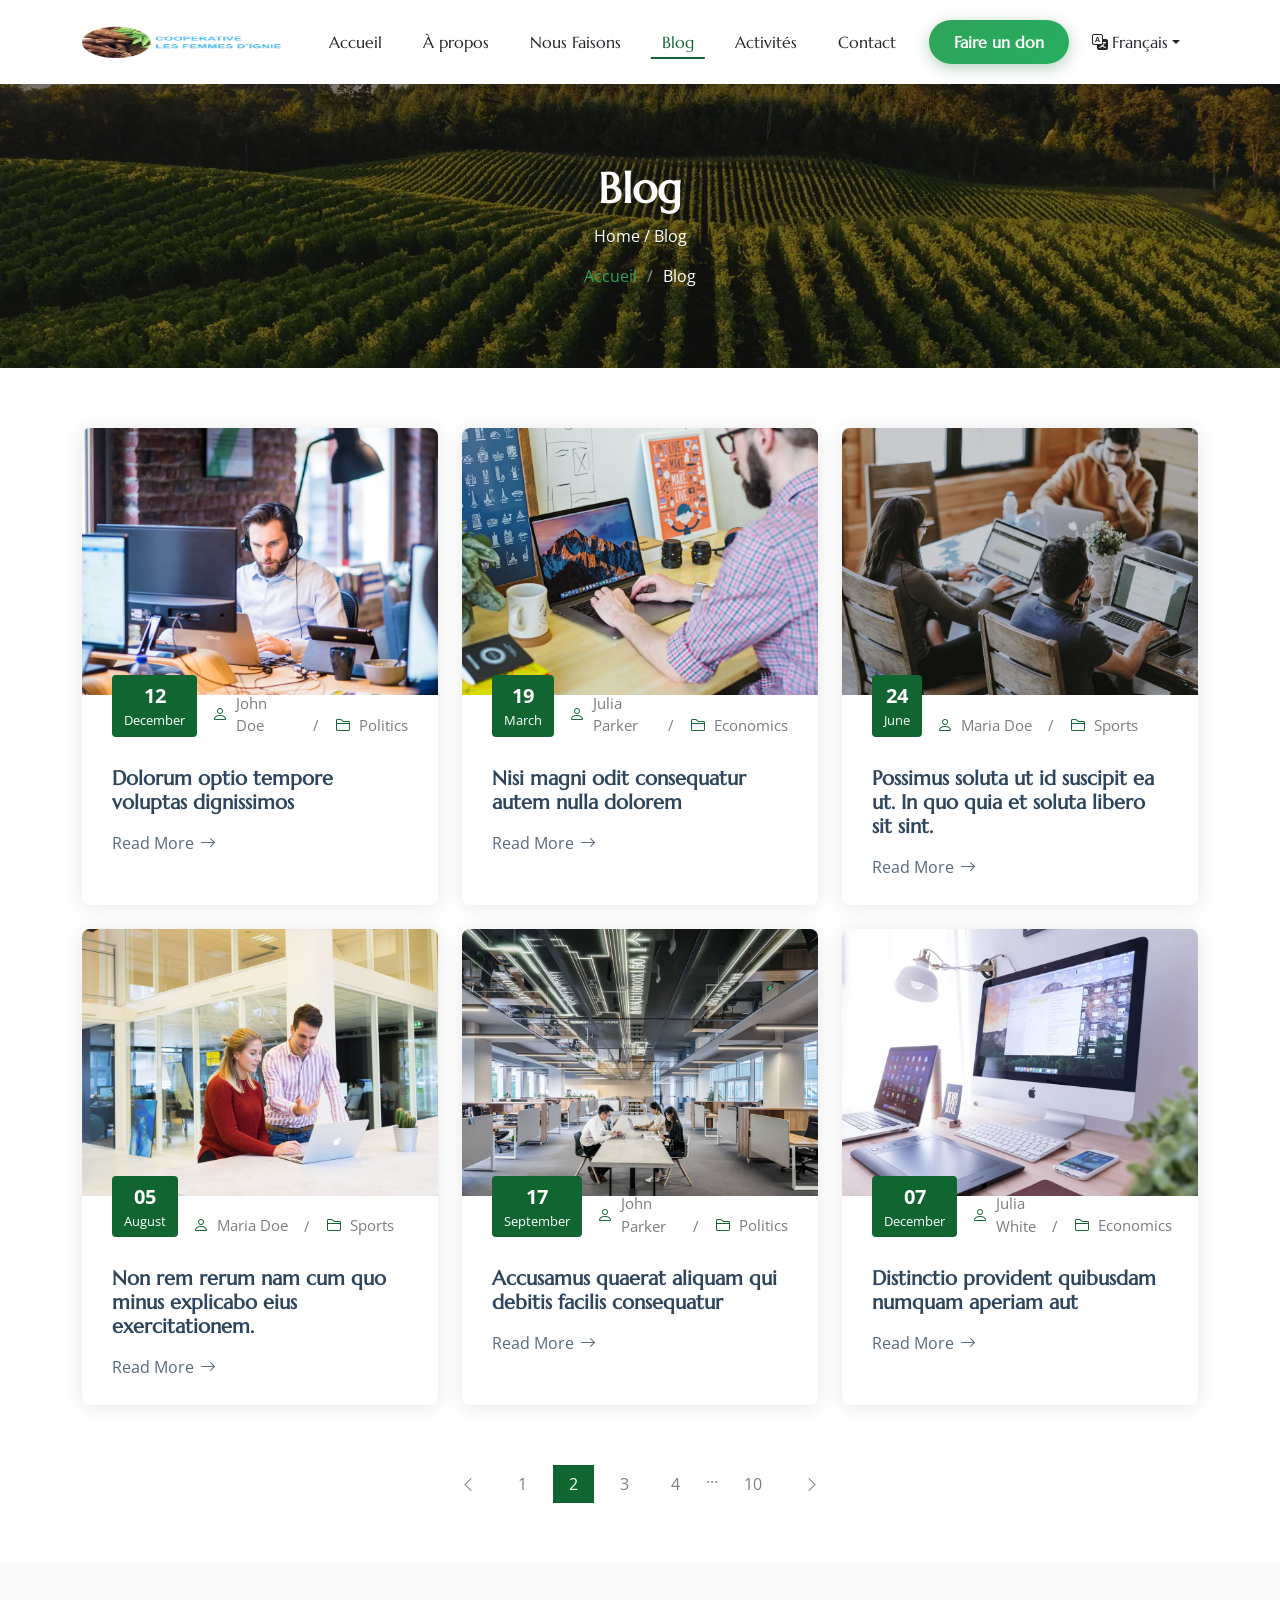
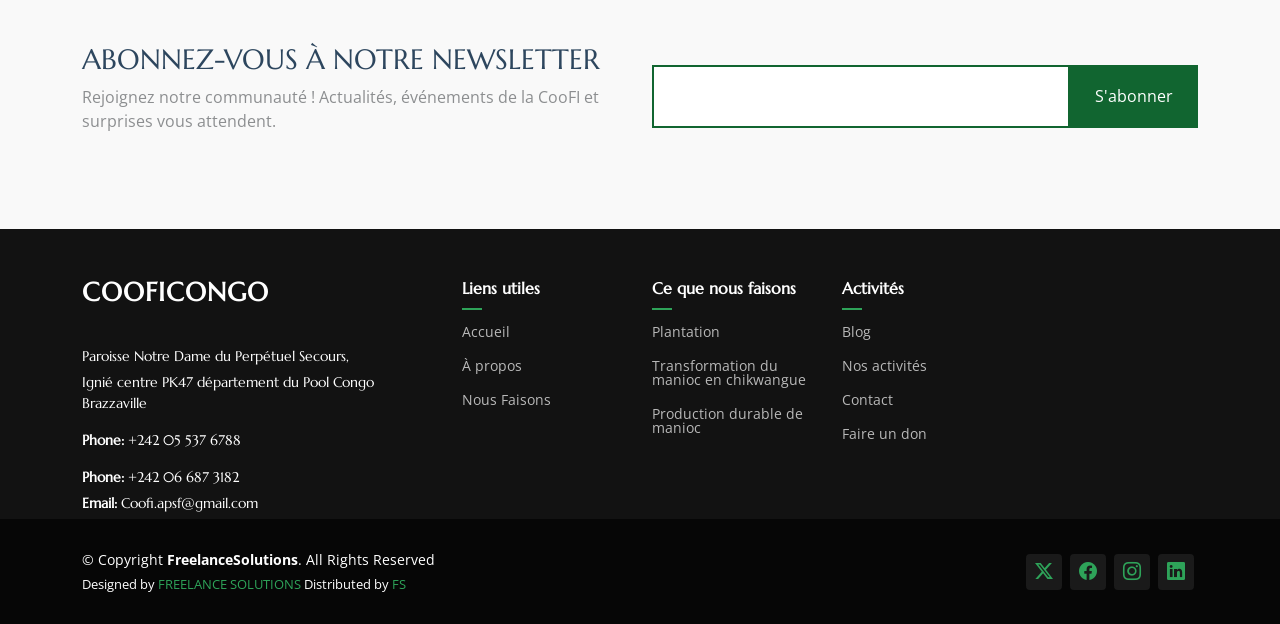
<file: blog.html>
<!DOCTYPE html>
<html lang="fr">

<head>
  <meta charset="utf-8">
  <meta content="width=device-width, initial-scale=1.0" name="viewport">
  <title>Blog - AgriCulture Bootstrap Template</title>
  <meta name="description" content="">
  <meta name="keywords" content="">

  <!-- Favicons -->
  <link href="assets/img/logo2_icon.png" rel="icon">
  <link href="assets/img/logo2_icon.png" rel="logo2_icon">

  <!-- Fonts -->
  <link href="https://fonts.googleapis.com" rel="preconnect">
  <link href="https://fonts.gstatic.com" rel="preconnect" crossorigin>
  <link
    href="https://fonts.googleapis.com/css2?family=Open+Sans:ital,wght@0,300;0,400;0,500;0,600;0,700;0,800;1,300;1,400;1,500;1,600;1,700;1,800&family=Marcellus:wght@400&display=swap"
    rel="stylesheet">

  <!-- Vendor CSS Files -->
  <link href="assets/vendor/bootstrap/css/bootstrap.min.css" rel="stylesheet">
  <link href="assets/vendor/bootstrap-icons/bootstrap-icons.css" rel="stylesheet">
  <link href="assets/vendor/aos/aos.css" rel="stylesheet">
  <link href="assets/vendor/swiper/swiper-bundle.min.css" rel="stylesheet">
  <link href="assets/vendor/glightbox/css/glightbox.min.css" rel="stylesheet">

  <!-- Main CSS File -->
  <link href="assets/css/main.css" rel="stylesheet">
  <script src="assets/js/i18n.js" defer></script>

</head>

<body class="blog-page">

  <header id="header" class="header d-flex align-items-center position-relative">
    <div class="container-fluid container-xl position-relative d-flex align-items-center justify-content-between">

      <a href="index.html" class="logo d-flex align-items-center">
        <img src="assets/img/logo.png" alt="CooFICongo" width="200" height="400">
      </a>

      <!-- Desktop Navigation -->
      <nav class="desktop-nav">
        <ul class="nav-links">
          <li><a href="index.html"><span data-i18n="nav.home">Accueil</span></a></li>
          <li><a href="about.html"><span data-i18n="nav.about">À propos</span></a></li>
          <li><a href="services.html"><span data-i18n="nav.services">Nous Faisons</span></a></li>
          <!-- <li><a href="testimonials.html"><span data-i18n="nav.testimonials">Témoignages</span></a></li> -->
          <li><a href="blog.php" class="active"><span data-i18n="nav.blog">Blog</span></a></li>
          <li><a href="activity.php"><span data-i18n="nav.activities">Activités</span></a></li>
          <li><a href="contact.html"><span data-i18n="nav.contact">Contact</span></a></li>
          <li><a href="donation.html" class="btn-donate-nav"><span data-i18n="nav.donate">Faire un don</span></a></li>
          <li class="dropdown language-dropdown">
            <a href="#" class="dropdown-toggle" data-bs-toggle="dropdown" aria-expanded="false">
              <i class="bi bi-translate me-1"></i><span data-i18n="lang.current">Français</span>
            </a>
            <ul class="dropdown-menu dropdown-menu-end">
              <li><a class="dropdown-item" href="#" data-lang="fr">Français</a></li>
              <li><a class="dropdown-item" href="#" data-lang="en">English</a></li>
            </ul>
          </li>
        </ul>
      </nav>

      <!-- Mobile Hamburger -->
      <button class="btn d-lg-none" type="button" data-bs-toggle="modal" data-bs-target="#navbarModal" aria-label="Toggle mobile menu">
        <i class="bi bi-list" style="font-size: 32px; color: var(--nav-color);"></i>
      </button>

    </div>
  </header>

  <!-- Bootstrap Modal for Mobile Navigation -->
  <div class="modal fade" id="navbarModal" tabindex="-1" aria-labelledby="navbarModalLabel" aria-hidden="true">
    <div class="modal-dialog modal-fullscreen">
      <div class="modal-content">
        <div class="modal-header border-0">
          <h5 class="modal-title" id="navbarModalLabel">
            <img src="assets/img/logo.png" alt="CooFICongo" style="height: 40px;">
          </h5>
          <button type="button" class="btn-close" data-bs-dismiss="modal" aria-label="Close"></button>
        </div>
        <div class="modal-body">
          <nav class="mobile-nav-menu">
            <ul class="list-unstyled">
              <li><a href="index.html" class="mobile-nav-link" data-bs-dismiss="modal"><i class="bi bi-house-door me-2"></i><span data-i18n="nav.home">Accueil</span></a></li>
              <li><a href="about.html" class="mobile-nav-link" data-bs-dismiss="modal"><i class="bi bi-info-circle me-2"></i><span data-i18n="nav.about">À propos</span></a></li>
              <li><a href="services.html" class="mobile-nav-link" data-bs-dismiss="modal"><i class="bi bi-gear me-2"></i><span data-i18n="nav.services">Nous Faisons</span></a></li>
              <!-- <li><a href="testimonials.html" class="mobile-nav-link" data-bs-dismiss="modal"><i class="bi bi-chat-quote me-2"></i><span data-i18n="nav.testimonials">Témoignages</span></a></li> -->
              <li><a href="blog.php" class="mobile-nav-link active" data-bs-dismiss="modal"><i class="bi bi-journal-text me-2"></i><span data-i18n="nav.blog">Blog</span></a></li>
              <li><a href="activity.php" class="mobile-nav-link" data-bs-dismiss="modal"><i class="bi bi-calendar-event me-2"></i><span data-i18n="nav.activities">Activités</span></a></li>
              <li><a href="contact.html" class="mobile-nav-link" data-bs-dismiss="modal"><i class="bi bi-envelope me-2"></i><span data-i18n="nav.contact">Contact</span></a></li>
              <li><a href="donation.html" class="mobile-nav-link btn-donate-mobile" data-bs-dismiss="modal"><i class="bi bi-heart me-2"></i><span data-i18n="nav.donate">Faire un don</span></a></li>
            </ul>
            <div class="mt-4">
              <div class="d-flex gap-2">
                <button type="button" class="btn btn-outline-secondary btn-sm" data-lang="fr">Français</button>
                <button type="button" class="btn btn-outline-secondary btn-sm" data-lang="en">English</button>
              </div>
            </div>
          </nav>
        </div>
      </div>
    </div>
  </div>

  <main class="main">

    <!-- Page Title -->
    <div class="page-title dark-background" data-aos="fade"
      style="background-image: url(assets/img/page-title-bg.webp);">
      <div class="container position-relative">
        <h1>Blog</h1>
        <p>
          Home
          /
          Blog</p>
        <nav class="breadcrumbs">
          <ol>
            <li><a href="index.html" data-i18n="breadcrumbs.home">Accueil</a></li>
            <li class="current" data-i18n="nav.blog">Blog</li>
          </ol>
        </nav>
      </div>
    </div><!-- End Page Title -->

    <!-- Blog Posts 2 Section -->
    <section id="blog-posts-2" class="blog-posts-2 section">

      <div class="container">
        <div class="row gy-4">

          <div class="col-lg-4">
            <article class="position-relative h-100">

              <div class="post-img position-relative overflow-hidden">
                <img src="assets/img/blog/blog-1.jpg" class="img-fluid" alt="">
              </div>

              <div class="meta d-flex align-items-end">
                <span class="post-date"><span>12</span>December</span>
                <div class="d-flex align-items-center">
                  <i class="bi bi-person"></i> <span class="ps-2">John Doe</span>
                </div>
                <span class="px-3 text-black-50">/</span>
                <div class="d-flex align-items-center">
                  <i class="bi bi-folder2"></i> <span class="ps-2">Politics</span>
                </div>
              </div>

              <div class="post-content d-flex flex-column">

                <h3 class="post-title">Dolorum optio tempore voluptas dignissimos</h3>
                <a href="blog-details.html" class="readmore stretched-link"><span>Read More</span><i
                    class="bi bi-arrow-right"></i></a>

              </div>

            </article>
          </div><!-- End post list item -->

          <div class="col-lg-4">
            <article class="position-relative h-100">

              <div class="post-img position-relative overflow-hidden">
                <img src="assets/img/blog/blog-2.jpg" class="img-fluid" alt="">
              </div>

              <div class="meta d-flex align-items-end">
                <span class="post-date"><span>19</span>March</span>
                <div class="d-flex align-items-center">
                  <i class="bi bi-person"></i> <span class="ps-2">Julia Parker</span>
                </div>
                <span class="px-3 text-black-50">/</span>
                <div class="d-flex align-items-center">
                  <i class="bi bi-folder2"></i> <span class="ps-2">Economics</span>
                </div>
              </div>

              <div class="post-content d-flex flex-column">
                <h3 class="post-title">Nisi magni odit consequatur autem nulla dolorem</h3>
                <a href="blog-details.html" class="readmore stretched-link"><span>Read More</span><i
                    class="bi bi-arrow-right"></i></a>
              </div>

            </article>
          </div><!-- End post list item -->

          <div class="col-lg-4">
            <article class="position-relative h-100">

              <div class="post-img position-relative overflow-hidden">
                <img src="assets/img/blog/blog-3.jpg" class="img-fluid" alt="">
              </div>
              <div class="meta d-flex align-items-end">
                <span class="post-date"><span>24</span>June</span>
                <div class="d-flex align-items-center">
                  <i class="bi bi-person"></i> <span class="ps-2">Maria Doe</span>
                </div>
                <span class="px-3 text-black-50">/</span>
                <div class="d-flex align-items-center">
                  <i class="bi bi-folder2"></i> <span class="ps-2">Sports</span>
                </div>
              </div>

              <div class="post-content d-flex flex-column">
                <h3 class="post-title">Possimus soluta ut id suscipit ea ut. In quo quia et soluta libero sit sint.</h3>
                <a href="blog-details.html" class="readmore stretched-link"><span>Read More</span><i
                    class="bi bi-arrow-right"></i></a>
              </div>

            </article>
          </div><!-- End post list item -->

          <div class="col-lg-4">
            <article class="position-relative h-100">

              <div class="post-img position-relative overflow-hidden">
                <img src="assets/img/blog/blog-4.jpg" class="img-fluid" alt="">
              </div>
              <div class="meta d-flex align-items-end">
                <span class="post-date"><span>05</span>August</span>
                <div class="d-flex align-items-center">
                  <i class="bi bi-person"></i> <span class="ps-2">Maria Doe</span>
                </div>
                <span class="px-3 text-black-50">/</span>
                <div class="d-flex align-items-center">
                  <i class="bi bi-folder2"></i> <span class="ps-2">Sports</span>
                </div>
              </div>

              <div class="post-content d-flex flex-column">
                <h3 class="post-title">Non rem rerum nam cum quo minus explicabo eius exercitationem.</h3>
                <a href="blog-details.html" class="readmore stretched-link"><span>Read More</span><i
                    class="bi bi-arrow-right"></i></a>
              </div>

            </article>
          </div><!-- End post list item -->

          <div class="col-lg-4">
            <article class="position-relative h-100">

              <div class="post-img position-relative overflow-hidden">
                <img src="assets/img/blog/blog-5.jpg" class="img-fluid" alt="">
              </div>

              <div class="meta d-flex align-items-end">
                <span class="post-date"><span>17</span>September</span>
                <div class="d-flex align-items-center">
                  <i class="bi bi-person"></i> <span class="ps-2">John Parker</span>
                </div>
                <span class="px-3 text-black-50">/</span>
                <div class="d-flex align-items-center">
                  <i class="bi bi-folder2"></i> <span class="ps-2">Politics</span>
                </div>
              </div>

              <div class="post-content d-flex flex-column">

                <h3 class="post-title">Accusamus quaerat aliquam qui debitis facilis consequatur</h3>
                <a href="blog-details.html" class="readmore stretched-link"><span>Read More</span><i
                    class="bi bi-arrow-right"></i></a>

              </div>

            </article>
          </div><!-- End post list item -->

          <div class="col-lg-4">
            <article class="position-relative h-100">

              <div class="post-img position-relative overflow-hidden">
                <img src="assets/img/blog/blog-6.jpg" class="img-fluid" alt="">
              </div>

              <div class="meta d-flex align-items-end">
                <span class="post-date"><span>07</span>December</span>
                <div class="d-flex align-items-center">
                  <i class="bi bi-person"></i> <span class="ps-2">Julia White</span>
                </div>
                <span class="px-3 text-black-50">/</span>
                <div class="d-flex align-items-center">
                  <i class="bi bi-folder2"></i> <span class="ps-2">Economics</span>
                </div>
              </div>

              <div class="post-content d-flex flex-column">

                <h3 class="post-title">Distinctio provident quibusdam numquam aperiam aut</h3>
                <a href="blog-details.html" class="readmore stretched-link"><span>Read More</span><i
                    class="bi bi-arrow-right"></i></a>

              </div>

            </article>
          </div><!-- End post list item -->

        </div>
      </div>

    </section><!-- /Blog Posts 2 Section -->

    <!-- Blog Pagination Section -->
    <section id="blog-pagination" class="blog-pagination section">

      <div class="container">
        <div class="d-flex justify-content-center">
          <ul>
            <li><a href="#"><i class="bi bi-chevron-left"></i></a></li>
            <li><a href="#">1</a></li>
            <li><a href="#" class="active">2</a></li>
            <li><a href="#">3</a></li>
            <li><a href="#">4</a></li>
            <li>...</li>
            <li><a href="#">10</a></li>
            <li><a href="#"><i class="bi bi-chevron-right"></i></a></li>
          </ul>
        </div>
      </div>

    </section><!-- /Blog Pagination Section -->

    <!-- Call To Action Section -->
    <section id="call-to-action" class="call-to-action section light-background">

      <div class="content">
        <div class="container">
          <div class="row align-items-center">
            <div class="col-lg-6">
              <h3 data-i18n="newsletter.title">Abonnez-vous à notre newsletter</h3>
              <p class="opacity-50">
                Rejoignez notre communauté ! Actualités, événements de la CooFI et surprises vous attendent.
              </p>
            </div>
            <div class="col-lg-6">
              <form action="forms/newsletter.php" class="form-subscribe php-email-form">
                <div class="form-group d-flex align-items-stretch">
                  <input type="email" name="email" class="form-control h-100" data-i18n-placeholder="newsletter.placeholder.email" placeholder="Entrez votre e-mail">
                  <input type="submit" class="btn btn-secondary px-4" data-i18n-value="newsletter.subscribe" value="S'abonner">
                </div>
                <div class="loading" data-i18n="newsletter.loading">Chargement...</div>
                <div class="error-message"></div>
                <div class="sent-message" data-i18n="newsletter.sent">
                  Votre demande d'abonnement a été envoyée. Merci !
                </div>
              </form>
            </div>
          </div>
        </div>
      </div>
    </section><!-- /Call To Action Section -->

  </main>

  <footer id="footer" class="footer dark-background">

    <div class="footer-top">
      <div class="container">
        <div class="row gy-4 stagger-animation">
          <div class="col-lg-4 col-md-6 footer-about">
            <a href="index.html" class="logo d-flex align-items-center">
              <span class="sitename">COOFICONGO</span>
            </a>
            <div class="footer-contact pt-3">
              <p>Paroisse Notre Dame du Perpétuel Secours, </p>
              <p>Ignié centre PK47 département du Pool Congo Brazzaville</p>
              <p class="mt-3"><strong>Phone:</strong> <span>+242 05 537 6788</span></p>
              <p class="mt-3"><strong>Phone:</strong> <span>+242 06 687 3182</span></p>
              <p><strong>Email:</strong> <span>Coofi.apsf@gmail.com</span></p>
            </div>
          </div>

          <div class="col-lg-2 col-md-3 footer-links">
            <h4 data-i18n="footer.useful_links">Liens utiles</h4>
            <ul>
              <li><a href="index.html" data-i18n="footer.home">Accueil</a></li>
              <li><a href="about.html" data-i18n="footer.about">À propos</a></li>
              <li><a href="services.html" data-i18n="footer.services">Nous Faisons</a></li>
              <!-- <li><a href="testimonials.html">Testimonials</a></li> -->
              <!-- <li><a href="#">Privacy policy</a></li> -->
            </ul>
          </div>

          <div class="col-lg-2 col-md-3 footer-links">
            <h4 data-i18n="footer.what_we_do">Ce que nous faisons</h4>
            <ul>
              <li><a href="our_service_info.html#production-only">Plantation</a></li>
              <li><a href="our_service_info.html#transformation-manioc">Transformation du manioc en chikwangue</a></li>
              <li><a href="our_service_info.html#production-only">Production durable de manioc</a></li>
              <li><a href="#services"></a></li>
              <li><a href="#services"></a></li>
            </ul>
          </div>

          <div class="col-lg-2 col-md-3 footer-links">
            <h4 data-i18n="footer.activities">Activités</h4>
            <ul>
              <li><a href="blog.php" data-i18n="footer.blog">Blog</a></li>
              <li><a href="activity.php" data-i18n="footer.our_activities">Nos activités</a></li>
              <li><a href="contact.html" data-i18n="footer.contact">Contact</a></li>
              <li><a href="donation.html" data-i18n="footer.donate">Faire un don</a></li>
            </ul>
          </div>

        </div>
      </div>
    </div>

    <div class="copyright text-center">
      <div class="container d-flex flex-column flex-lg-row justify-content-center justify-content-lg-between align-items-center">

        <div class="d-flex flex-column align-items-center align-items-lg-start">
          <div>
            © Copyright <strong><span>FreelanceSolutions</span></strong>. All Rights Reserved
          </div>
          <div class="credits">
            <!-- All the links in the footer should remain intact. -->
            <!-- You can delete the links only if you purchased the pro version. -->
            <!-- Licensing information: https://bootstrapmade.com/license/ -->
            <!-- Purchase the pro version with working PHP/AJAX contact form: https://bootstrapmade.com/herobiz-bootstrap-business-template/ -->
            Designed by <a href="https://freelancesoutions.vercel.app/">FREELANCE SOLUTIONS</a> Distributed by <a href="https://freelancesoutions.vercel.app/">FS</a>
          </div>
        </div>

        <div class="social-links order-first order-lg-last mb-3 mb-lg-0">
          <a href=""><i class="bi bi-twitter-x"></i></a>
          <a href=""><i class="bi bi-facebook"></i></a>
          <a href=""><i class="bi bi-instagram"></i></a>
          <a href=""><i class="bi bi-linkedin"></i></a>
        </div>

      </div>
    </div>

  </footer>

  <!-- Scroll Top -->
  <a href="#" id="scroll-top" class="scroll-top d-flex align-items-center justify-content-center"><i
      class="bi bi-arrow-up-short"></i></a>

  <!-- Preloader -->
  <div id="preloader"></div>

  <!-- Vendor JS Files -->
  <script src="assets/vendor/bootstrap/js/bootstrap.bundle.min.js"></script>
  <script src="assets/vendor/php-email-form/validate.js"></script>
  <script src="assets/vendor/aos/aos.js"></script>
  <script src="assets/vendor/swiper/swiper-bundle.min.js"></script>
  <script src="assets/vendor/glightbox/js/glightbox.min.js"></script>

  <!-- Main JS File -->
  <script src="assets/js/main.js"></script>

</body>

</html>
</file>
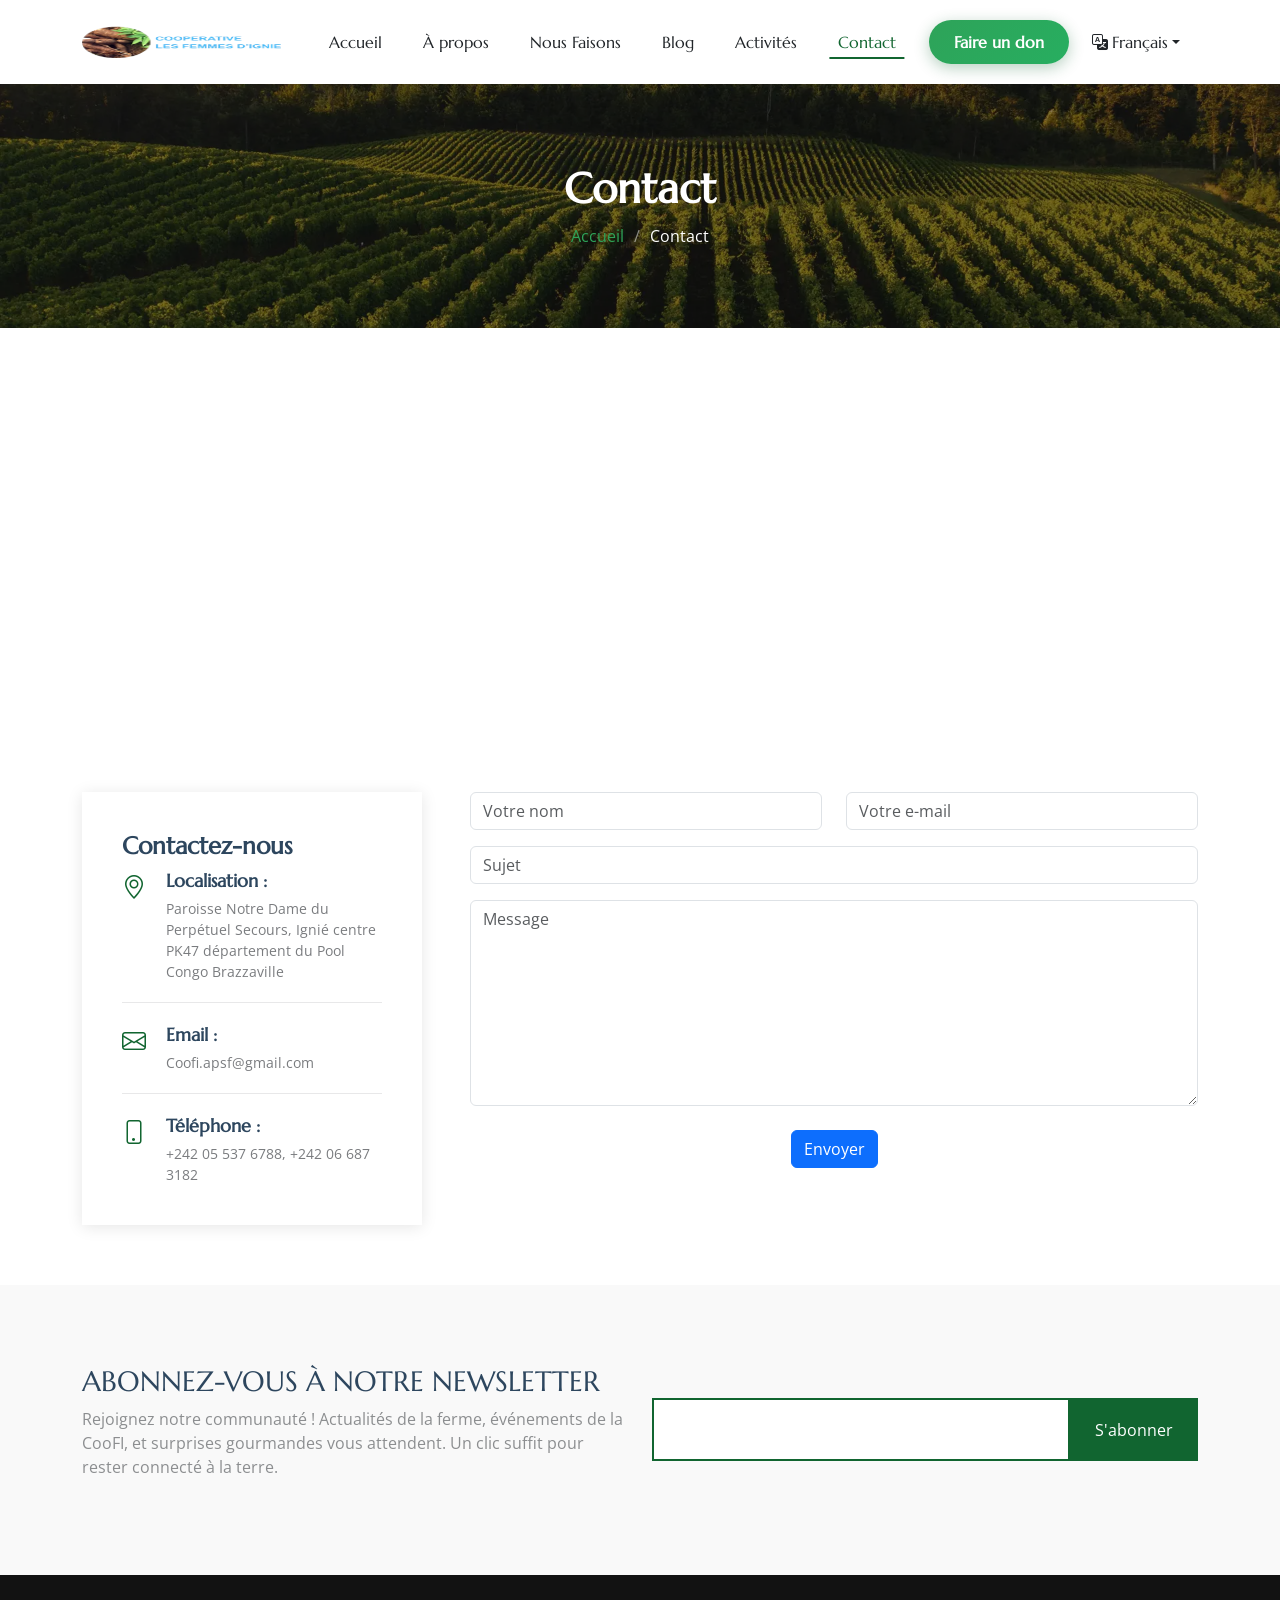
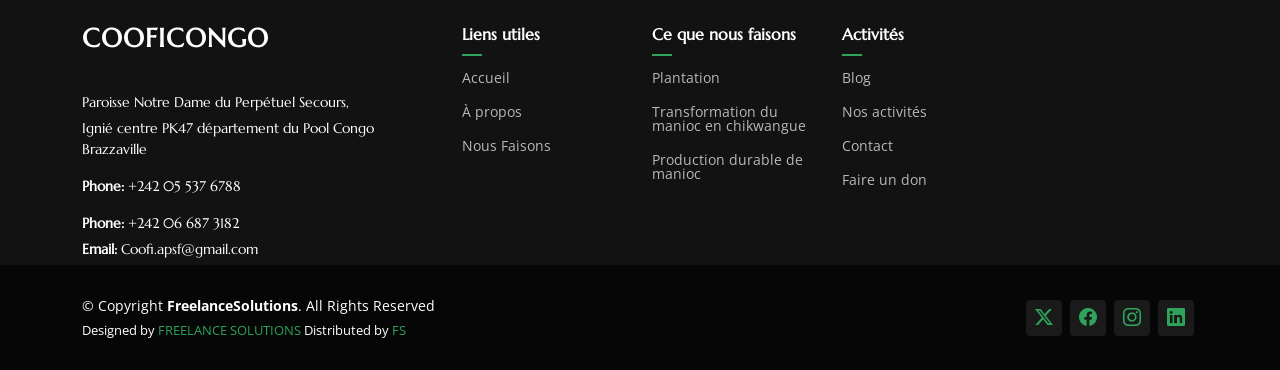
<file: contact.html>
<!DOCTYPE html>
<html lang="fr">

<head>
  <meta charset="utf-8">
  <meta content="width=device-width, initial-scale=1.0" name="viewport">
  <title>Contact</title>
  <meta name="description" content="">
  <meta name="keywords" content="">

  <!-- Favicons -->
  <link href="assets/img/logo2_icon.png" rel="icon">
  <link href="assets/img/logo2_icon.png" rel="logo2_icon">

  <!-- Fonts -->
  <link href="https://fonts.googleapis.com" rel="preconnect">
  <link href="https://fonts.gstatic.com" rel="preconnect" crossorigin>
  <link
    href="https://fonts.googleapis.com/css2?family=Open+Sans:ital,wght@0,300;0,400;0,500;0,600;0,700;0,800;1,300;1,400;1,500;1,600;1,700;1,800&family=Marcellus:wght@400&display=swap"
    rel="stylesheet">

  <!-- Vendor CSS Files -->
  <link href="assets/vendor/bootstrap/css/bootstrap.min.css" rel="stylesheet">
  <link href="assets/vendor/bootstrap-icons/bootstrap-icons.css" rel="stylesheet">
  <link href="assets/vendor/aos/aos.css" rel="stylesheet">
  <link href="assets/vendor/swiper/swiper-bundle.min.css" rel="stylesheet">
  <link href="assets/vendor/glightbox/css/glightbox.min.css" rel="stylesheet">

  <!-- Main CSS File -->
  <link href="assets/css/main.css" rel="stylesheet">

</head>

<body class="contact-page">

  <header id="header" class="header d-flex align-items-center position-relative">
    <div class="container-fluid container-xl position-relative d-flex align-items-center justify-content-between">

      <a href="index.html" class="logo d-flex align-items-center">
        <img src="assets/img/logo.png" alt="CooFICongo" width="200" height="400">
      </a>

      <!-- Desktop Navigation -->
      <nav class="desktop-nav">
        <ul class="nav-links">
          <li><a href="index.html"><span data-i18n="nav.home">Accueil</span></a></li>
          <li><a href="about.html"><span data-i18n="nav.about">À propos</span></a></li>
          <li><a href="services.html"><span data-i18n="nav.services">Nous Faisons</span></a></li>
          <!-- <li><a href="testimonials.html"><span data-i18n="nav.testimonials">Témoignages</span></a></li> -->
          <li><a href="blog.php"><span data-i18n="nav.blog">Blog</span></a></li>
          <li><a href="activity.php"><span data-i18n="nav.activities">Activités</span></a></li>
          <li><a href="contact.html" class="active"><span data-i18n="nav.contact">Contact</span></a></li>
          <li><a href="donation.html" class="btn-donate-nav"><span data-i18n="nav.donate">Faire un don</span></a></li>
          <li class="dropdown language-dropdown">
            <a href="#" class="dropdown-toggle" data-bs-toggle="dropdown" aria-expanded="false">
              <i class="bi bi-translate me-1"></i><span data-i18n="lang.current">Français</span>
            </a>
            <ul class="dropdown-menu dropdown-menu-end">
              <li><a class="dropdown-item" href="#" data-lang="fr">Français</a></li>
              <li><a class="dropdown-item" href="#" data-lang="en">English</a></li>
            </ul>
          </li>
        </ul>
      </nav>

      <!-- Mobile Hamburger -->
      <button class="btn d-lg-none" type="button" data-bs-toggle="modal" data-bs-target="#navbarModal"
        aria-label="Toggle mobile menu">
        <i class="bi bi-list" style="font-size: 32px; color: var(--nav-color);"></i>
      </button>

    </div>
  </header>

  <!-- Bootstrap Modal for Mobile Navigation -->
  <div class="modal fade" id="navbarModal" tabindex="-1" aria-labelledby="navbarModalLabel" aria-hidden="true">
    <div class="modal-dialog modal-fullscreen">
      <div class="modal-content">
        <div class="modal-header border-0">
          <h5 class="modal-title" id="navbarModalLabel">
            <img src="assets/img/logo.png" alt="CooFICongo" style="height: 40px;">
          </h5>
          <button type="button" class="btn-close" data-bs-dismiss="modal" aria-label="Close"></button>
        </div>
        <div class="modal-body">
              <nav class="mobile-nav-menu">
            <ul class="list-unstyled">
              <li><a href="index.html" class="mobile-nav-link" data-bs-dismiss="modal"><i
                class="bi bi-house-door me-2"></i><span data-i18n="nav.home">Accueil</span></a></li>
              <li><a href="about.html" class="mobile-nav-link" data-bs-dismiss="modal"><i
                class="bi bi-info-circle me-2"></i><span data-i18n="nav.about">À propos</span></a></li>
              <li><a href="services.html" class="mobile-nav-link" data-bs-dismiss="modal"><i
                class="bi bi-gear me-2"></i><span data-i18n="nav.services">Nous Faisons</span></a></li>
              <!-- <li><a href="testimonials.html" class="mobile-nav-link" data-bs-dismiss="modal"><i
                class="bi bi-chat-quote me-2"></i><span data-i18n="nav.testimonials">Témoignages</span></a></li> -->
              <li><a href="blog.php" class="mobile-nav-link" data-bs-dismiss="modal"><i
                class="bi bi-journal-text me-2"></i><span data-i18n="nav.blog">Blog</span></a></li>
              <li><a href="activity.php" class="mobile-nav-link" data-bs-dismiss="modal"><i
                class="bi bi-calendar-event me-2"></i><span data-i18n="nav.activities">Activités</span></a></li>
              <li><a href="contact.html" class="mobile-nav-link active" data-bs-dismiss="modal"><i
                class="bi bi-envelope me-2"></i><span data-i18n="nav.contact">Contact</span></a></li>
              <li><a href="donation.html" class="mobile-nav-link btn-donate-mobile" data-bs-dismiss="modal"><i
                class="bi bi-heart me-2"></i><span data-i18n="nav.donate">Faire un don</span></a></li>
            </ul>
            <div class="mt-4">
              <div class="d-flex gap-2">
                <button type="button" class="btn btn-outline-secondary btn-sm" data-lang="fr">Français</button>
                <button type="button" class="btn btn-outline-secondary btn-sm" data-lang="en">English</button>
              </div>
            </div>
              </nav>
        </div>
      </div>
    </div>
  </div>

  <main class="main">

    <!-- Page Title -->
    <div class="page-title dark-background" data-aos="fade"
      style="background-image: url(assets/img/page-title-bg.webp);">
      <div class="container position-relative">
        <h1 data-i18n="contact.title">Contact</h1>
        <nav class="breadcrumbs">
          <ol>
            <li><a href="index.html" data-i18n="breadcrumbs.home">Accueil</a></li>
            <li class="current" data-i18n="contact.title">Contact</li>
          </ol>
        </nav>
      </div>
    </div><!-- End Page Title -->

    <!-- Contact Section -->
    <section id="contact" class="contact section">

      <div class="mb-5">
        <!-- <iframe style="width: 100%; height: 400px;"
          src="https://www.google.com/maps/embed?pb=!1m14!1m8!1m3!1d12097.433213460943!2d-74.0062269!3d40.7101282!3m2!1i1024!2i768!4f13.1!3m3!1m2!1s0x0%3A0xb89d1fe6bc499443!2sDowntown+Conference+Center!5e0!3m2!1smk!2sbg!4v1539943755621"
          frameborder="0" allowfullscreen=""></iframe> -->
        <iframe style="width: 100%; height: 400px;"
          src="https://www.google.com/maps/embed?pb=!1m18!1m12!1m3!1d254647.25662438746!2d15.062407486346052!3d-4.2468351710913685!2m3!1f0!2f0!3f0!3m2!1i1024!2i768!4f13.1!3m3!1m2!1s0x1a6a32ac441bb83b%3A0xab3deababe7de443!2sBrazzaville%2C%20Republic%20of%20the%20Congo!5e0!3m2!1sen!2scd!4v1763379935506!5m2!1sen!2scd"
          width="600" height="450" style="border:0;" allowfullscreen="" loading="lazy"
          referrerpolicy="no-referrer-when-downgrade"></iframe>
      </div><!-- End Google Maps -->



      <div class="container" data-aos="fade">

        <div class="row gy-5 gx-lg-5">

          <div class="col-lg-4">

            <div class="info">
              <h3 data-i18n="contact.get_in_touch">Contactez-nous</h3>
              <!-- <p>Et id eius voluptates atque nihil voluptatem enim in tempore minima sit ad mollitia commodi minus.</p> -->

              <div class="info-item d-flex">
                <i class="bi bi-geo-alt flex-shrink-0"></i>
                <div>
                  <h4 data-i18n="contact.location">Localisation :</h4>
                  <p>Paroisse Notre Dame du Perpétuel Secours,
                    Ignié centre PK47 département du Pool Congo Brazzaville</p>
                </div>
              </div><!-- End Info Item -->

              <div class="info-item d-flex">
                <i class="bi bi-envelope flex-shrink-0"></i>
                <div>
                  <h4 data-i18n="contact.email">Email :</h4>
                  <p>Coofi.apsf@gmail.com</p>
                </div>
              </div><!-- End Info Item -->

              <div class="info-item d-flex">
                <i class="bi bi-phone flex-shrink-0"></i>
                <div>
                  <h4 data-i18n="contact.call">Téléphone :</h4>
                  <p>+242 05 537 6788, +242 06 687 3182</p>
                </div>
              </div><!-- End Info Item -->

            </div>

          </div>

          <div class="col-lg-8">
            <!-- Success/Error Message Alert -->
            <div id="contactAlert" class="alert alert-dismissible fade show" role="alert" style="display: none;">
              <strong id="alertTitle"></strong> <span id="alertMessage"></span>
              <button type="button" class="btn-close" data-bs-dismiss="alert" aria-label="Close"></button>
            </div>

            <form action="php/submitcontact.php" method="post" role="form" id="contactForm">
              <div class="row">
                <div class="col-md-6 form-group">
                  <input type="text" name="name" class="form-control" id="name" placeholder="Votre nom" data-i18n-placeholder="contact.placeholder.name" required="">
                </div>
                <div class="col-md-6 form-group mt-3 mt-md-0">
                  <input type="email" class="form-control" name="email" id="email" placeholder="Votre e-mail" data-i18n-placeholder="contact.placeholder.email" required="">
                </div>
              </div>
              <div class="form-group mt-3">
                <input type="text" class="form-control" name="subject" id="subject" placeholder="Sujet" data-i18n-placeholder="contact.placeholder.subject" required="">
              </div>
              <div class="form-group mt-3">
                <textarea class="form-control" name="message" rows="8" placeholder="Message" data-i18n-placeholder="contact.placeholder.message" required=""></textarea>
              </div>
              <div class="text-center mt-4"><button type="submit" class="btn btn-primary" data-i18n="contact.send_message">Envoyer</button></div>
            </form>
          </div><!-- End Contact Form -->

        </div>

      </div>

    </section><!-- /Contact Section -->

    <!-- Call To Action Section -->
    <section id="call-to-action" class="call-to-action section light-background">

      <div class="content">
        <div class="container">
          <div class="row align-items-center">
            <div class="col-lg-6">
              <h3 data-i18n="newsletter.title">Abonnez-vous à notre newsletter</h3>
              <p class="opacity-50">
                Rejoignez notre communauté ! Actualités de la ferme, événements de la CooFI, et surprises gourmandes
                vous attendent. Un clic suffit pour rester connecté à la terre.
              </p>
            </div>
            <div class="col-lg-6">
              <form action="forms/newsletter.php" class="form-subscribe php-email-form">
                <div class="form-group d-flex align-items-stretch">
                  <input type="email" name="email" class="form-control h-100" placeholder="Entrez votre e-mail" data-i18n-placeholder="newsletter.placeholder.email">
                  <input type="submit" class="btn btn-secondary px-4" value="S'abonner" data-i18n-value="newsletter.subscribe">
                </div>
                <div class="loading" data-i18n="newsletter.loading">Chargement</div>
                <div class="error-message"></div>
                <div class="sent-message" data-i18n="newsletter.sent">
                  Votre demande d'abonnement a été envoyée. Merci !
                </div>
              </form>
            </div>
          </div>
        </div>
      </div>
    </section><!-- /Call To Action Section -->

  </main>

  <footer id="footer" class="footer dark-background">

    <div class="footer-top">
      <div class="container">
        <div class="row gy-4 stagger-animation">
          <div class="col-lg-4 col-md-6 footer-about">
            <a href="index.html" class="logo d-flex align-items-center">
              <span class="sitename">COOFICONGO</span>
            </a>
            <div class="footer-contact pt-3">
              <p>Paroisse Notre Dame du Perpétuel Secours, </p>
              <p>Ignié centre PK47 département du Pool Congo Brazzaville</p>
              <p class="mt-3"><strong>Phone:</strong> <span>+242 05 537 6788</span></p>
              <p class="mt-3"><strong>Phone:</strong> <span>+242 06 687 3182</span></p>
              <p><strong>Email:</strong> <span>Coofi.apsf@gmail.com</span></p>
            </div>
          </div>

          <div class="col-lg-2 col-md-3 footer-links">
            <h4 data-i18n="footer.useful_links">Liens utiles</h4>
            <ul>
              <li><a href="index.html" data-i18n="footer.home">Accueil</a></li>
              <li><a href="about.html" data-i18n="footer.about">À propos</a></li>
              <li><a href="services.html" data-i18n="footer.services">Nous Faisons</a></li>
              <!-- <li><a href="testimonials.html">Testimonials</a></li> -->
              <!-- <li><a href="#">Privacy policy</a></li> -->
            </ul>
          </div>

          <div class="col-lg-2 col-md-3 footer-links">
            <h4 data-i18n="footer.what_we_do">Ce que nous faisons</h4>
            <ul>
              <li><a href="our_service_info.html#production-only">Plantation</a></li>
              <li><a href="our_service_info.html#transformation-manioc">Transformation du manioc en chikwangue</a></li>
              <li><a href="our_service_info.html#production-only">Production durable de manioc</a></li>
              <li><a href="#services"></a></li>
              <li><a href="#services"></a></li>
            </ul>
          </div>

          <div class="col-lg-2 col-md-3 footer-links">
            <h4 data-i18n="footer.activities">Activités</h4>
            <ul>
              <li><a href="blog.php" data-i18n="footer.blog">Blog</a></li>
              <li><a href="activity.php" data-i18n="footer.our_activities">Nos activités</a></li>
              <li><a href="contact.html" data-i18n="footer.contact">Contact</a></li>
              <li><a href="donation.html" data-i18n="footer.donate">Faire un don</a></li>
            </ul>
          </div>

        </div>
      </div>
    </div>

    <div class="copyright text-center">
      <div class="container d-flex flex-column flex-lg-row justify-content-center justify-content-lg-between align-items-center">

        <div class="d-flex flex-column align-items-center align-items-lg-start">
          <div>
            © Copyright <strong><span>FreelanceSolutions</span></strong>. All Rights Reserved
          </div>
          <div class="credits">
            <!-- All the links in the footer should remain intact. -->
            <!-- You can delete the links only if you purchased the pro version. -->
            <!-- Licensing information: https://bootstrapmade.com/license/ -->
            <!-- Purchase the pro version with working PHP/AJAX contact form: https://bootstrapmade.com/herobiz-bootstrap-business-template/ -->
            Designed by <a href="https://freelancesoutions.vercel.app/">FREELANCE SOLUTIONS</a> Distributed by <a href="https://freelancesoutions.vercel.app/">FS</a>
          </div>
        </div>

        <div class="social-links order-first order-lg-last mb-3 mb-lg-0">
          <a href=""><i class="bi bi-twitter-x"></i></a>
          <a href=""><i class="bi bi-facebook"></i></a>
          <a href=""><i class="bi bi-instagram"></i></a>
          <a href=""><i class="bi bi-linkedin"></i></a>
        </div>

      </div>
    </div>

  </footer>

  <!-- Scroll Top -->
  <a href="#" id="scroll-top" class="scroll-top d-flex align-items-center justify-content-center"><i
      class="bi bi-arrow-up-short"></i></a>

  <!-- Preloader -->
  <div id="preloader"></div>

  <!-- Vendor JS Files -->
  <script src="assets/vendor/bootstrap/js/bootstrap.bundle.min.js"></script>
  <script src="assets/vendor/php-email-form/validate.js"></script>
  <script src="assets/vendor/aos/aos.js"></script>
  <script src="assets/vendor/swiper/swiper-bundle.min.js"></script>
  <script src="assets/vendor/glightbox/js/glightbox.min.js"></script>

  <!-- Main JS File -->
  <script src="assets/js/main.js"></script>
  <script src="assets/js/i18n.js"></script>

  <!-- Contact Form Message Handler -->
  <script>
    // Check for success/error messages in URL
    document.addEventListener('DOMContentLoaded', function () {
      const urlParams = new URLSearchParams(window.location.search);
      const success = urlParams.get('success');
      const error = urlParams.get('error');
      const alertDiv = document.getElementById('contactAlert');
      const alertTitle = document.getElementById('alertTitle');
      const alertMessage = document.getElementById('alertMessage');

      if (success === 'message_sent') {
        alertDiv.className = 'alert alert-success alert-dismissible fade show';
        alertDiv.style.display = 'block';
        alertTitle.textContent = 'Success!';
        alertMessage.textContent = 'Your message has been sent successfully. We will get back to you soon!';

        // Clear the form
        document.getElementById('contactForm').reset();

        // Scroll to alert
        alertDiv.scrollIntoView({ behavior: 'smooth', block: 'center' });

        // Auto-hide after 10 seconds
        setTimeout(() => {
          alertDiv.style.display = 'none';
          // Remove URL parameters
          window.history.replaceState({}, document.title, window.location.pathname);
        }, 10000);
      } else if (error) {
        let errorMsg = '';
        switch (error) {
          case 'empty_fields':
            errorMsg = 'Please fill in all required fields.';
            break;
          case 'invalid_email':
            errorMsg = 'Please enter a valid email address.';
            break;
          case 'database_error':
            errorMsg = 'A database error occurred. Please try again later.';
            break;
          case 'submit_failed':
            errorMsg = 'Failed to submit your message. Please try again.';
            break;
          default:
            errorMsg = 'An error occurred. Please try again.';
        }

        alertDiv.className = 'alert alert-danger alert-dismissible fade show';
        alertDiv.style.display = 'block';
        alertTitle.textContent = 'Error!';
        alertMessage.textContent = errorMsg;

        // Scroll to alert
        alertDiv.scrollIntoView({ behavior: 'smooth', block: 'center' });

        // Auto-hide after 10 seconds
        setTimeout(() => {
          alertDiv.style.display = 'none';
          // Remove URL parameters
          window.history.replaceState({}, document.title, window.location.pathname);
        }, 10000);
      }
    });
  </script>

</body>

</html>
</file>
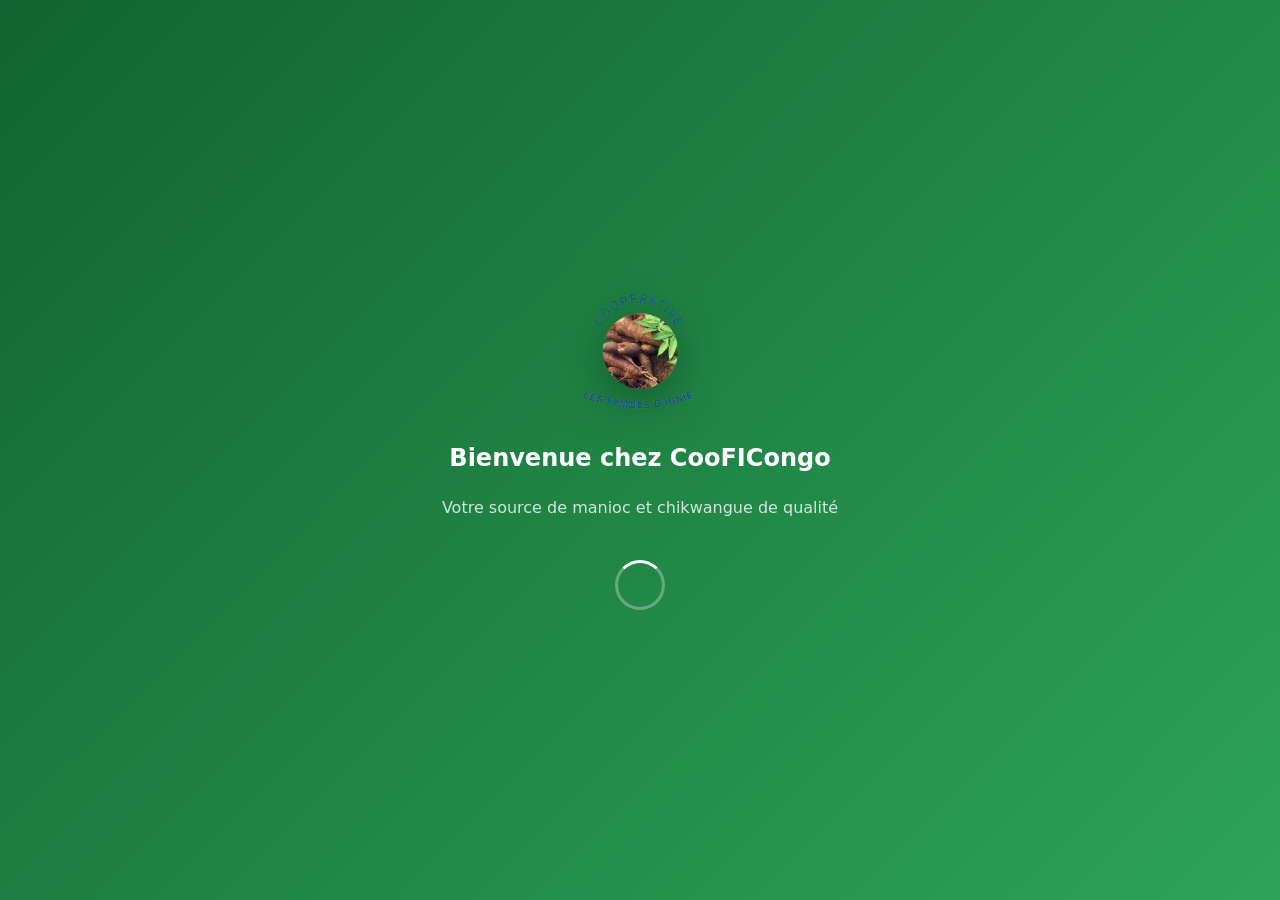
<file: dashboard.html>
<!DOCTYPE html>
<html lang="en">

<head>
    <meta charset="utf-8">
    <meta name="viewport" content="width=device-width, initial-scale=1.0">
    <title>Dashboard - CooFICongo</title>
    <!-- Favicons -->
    <link href="assets/img/logo2_icon.png" rel="icon">
    <link href="assets/vendor/bootstrap/css/bootstrap.min.css" rel="stylesheet">
    <link href="assets/vendor/bootstrap-icons/bootstrap-icons.css" rel="stylesheet">
    <link href="assets/css/main.css" rel="stylesheet">
</head>

<body style="background: linear-gradient(135deg, #e8f5e9 0%, #f1f8e9 100%); min-height: 100vh;">
    <div class="container-fluid dashboard-bg p-0">
        <div class="row min-vh-100 g-0">
            <!-- Sidebar -->
            <nav class="col-md-2 d-none d-md-block sidebar-glass sidebar py-4 px-0 position-relative">
                <div class="sidebar-sticky d-flex flex-column align-items-center h-100">
                    <div class="text-center mb-4 mt-2 animate-on-scroll fade-in-down">
                        <img src="assets/img/logo.png" alt="Logo">
                        <h5 class="mt-3 mb-0" style="font-family: var(--heading-font); letter-spacing: 1px;">
                            CooFICongo</h5>
                        <span class="badge bg-success bg-gradient mt-2 px-3 py-1 shadow-sm">Dashboard</span>
                    </div>
                    <ul class="nav flex-column w-100 mt-4">
                        <li class="nav-item mb-2">
                            <a class="nav-link sidebar-link active" id="blog-tab" href="blogpost.php">
                                <i class="bi bi-journal-text me-2"></i> Blog Post
                            </a>
                        </li>
                        <li class="nav-item mb-2">
                            <a class="nav-link sidebar-link" id="events-tab" href="event.php">
                                <i class="bi bi-calendar-event me-2"></i> Events
                            </a>
                        </li>
                        <li class="nav-item mb-2">
                            <a class="nav-link sidebar-link" id="newsletters-tab" href="newsletters.php">
                                <i class="bi bi-envelope-at me-2"></i> Newsletters
                            </a>
                        </li>
                    </ul>
                    <div class="mt-auto w-100">
                        <ul class="nav flex-column w-100">
                            <li class="nav-item mb-2">
                                <a class="nav-link sidebar-link" id="profile-tab" href="profile.php">
                                    <i class="bi bi-person-circle me-2"></i> Profile
                                </a>
                            </li>
                        </ul>
                        <div class="mb-2 text-center small text-muted">
                            <i class="bi bi-c-circle"></i> 2025 Freelance Solutions
                        </div>
                    </div>
                </div>
            </nav>
            <!-- Main Content -->
            <main class="col-md-10 ms-sm-auto px-5 py-4 position-relative dashboard-main">
                <!-- Header Bar -->
                <div
                    class="d-flex align-items-center justify-content-between mb-4 animate-on-scroll fade-in-down dashboard-header-glass">
                    <div class="d-flex align-items-center gap-3">
                        <i class="bi bi-speedometer2 fs-3 text-success"></i>
                        <span class="fs-4 fw-bold"
                            style="font-family: var(--heading-font); color: var(--heading-color); letter-spacing: 1px;">Dashboard</span>
                    </div>
                    <div class="d-flex align-items-center gap-3">
                        <span class="badge bg-success bg-gradient px-3 py-2 shadow-sm">Admin</span>
                        <img src="assets/img/team/team-1.jpg" alt="User"
                            class="rounded-circle border border-2 border-success"
                            style="width: 40px; height: 40px; object-fit: cover;">
                    </div>
                </div>
                <div id="page-blog" class="dashboard-page animate-on-scroll fade-in-up">
                    <div class="row g-4">
                        <div class="col-lg-7">
                            <div class="card dashboard-card-glass hover-lift shadow-lg border-0">
                                <div class="card-body">
                                    <h2 class="mb-3 fw-bold"
                                        style="font-family: var(--heading-font); color: var(--accent-color); letter-spacing: 1px;">
                                        Blog Post</h2>
                                    <h5 class="card-title mb-2">Welcome to the Blog Dashboard <i
                                            class="bi bi-stars text-warning"></i></h5>
                                    <p class="card-text">Here you can manage and view your blog posts. <span
                                            class="badge bg-success bg-gradient">New</span></p>
                                    <button class="btn btn-success btn-lg mt-3 shadow-sm"><i
                                            class="bi bi-plus-circle me-2"></i>New Post</button>
                                </div>
                            </div>
                        </div>
                        <div class="col-lg-5">
                            <div
                                class="card dashboard-card-glass hover-glow shadow border-0 animate-on-scroll fade-in-right">
                                <div class="card-body text-center">
                                    <i class="bi bi-bar-chart-line fs-1 text-success mb-3"></i>
                                    <h6 class="fw-bold">Blog Stats</h6>
                                    <div class="d-flex justify-content-center gap-4 mt-3">
                                        <div>
                                            <span class="fs-4 fw-bold text-success">12</span><br><span
                                                class="text-muted small">Posts</span>
                                        </div>
                                        <div>
                                            <span class="fs-4 fw-bold text-success">3</span><br><span
                                                class="text-muted small">Drafts</span>
                                        </div>
                                        <div>
                                            <span class="fs-4 fw-bold text-success">1.2k</span><br><span
                                                class="text-muted small">Views</span>
                                        </div>
                                    </div>
                                </div>
                            </div>
                        </div>
                    </div>
                </div>
                <div id="page-events" class="dashboard-page d-none animate-on-scroll fade-in-up">
                    <div class="row g-4">
                        <div class="col-lg-7">
                            <div class="card dashboard-card-glass hover-lift shadow-lg border-0">
                                <div class="card-body">
                                    <h2 class="mb-3 fw-bold"
                                        style="font-family: var(--heading-font); color: var(--accent-color); letter-spacing: 1px;">
                                        Events</h2>
                                    <h5 class="card-title mb-2">Events Management <i
                                            class="bi bi-calendar2-week text-info"></i></h5>
                                    <p class="card-text">Here you can manage and view your events. <span
                                            class="badge bg-info bg-gradient">Upcoming</span></p>
                                    <button class="btn btn-info btn-lg mt-3 shadow-sm"><i
                                            class="bi bi-plus-circle me-2"></i>New Event</button>
                                </div>
                            </div>
                        </div>
                        <div class="col-lg-5">
                            <div
                                class="card dashboard-card-glass hover-glow shadow border-0 animate-on-scroll fade-in-left">
                                <div class="card-body text-center">
                                    <i class="bi bi-graph-up-arrow fs-1 text-info mb-3"></i>
                                    <h6 class="fw-bold">Event Stats</h6>
                                    <div class="d-flex justify-content-center gap-4 mt-3">
                                        <div>
                                            <span class="fs-4 fw-bold text-info">5</span><br><span
                                                class="text-muted small">Events</span>
                                        </div>
                                        <div>
                                            <span class="fs-4 fw-bold text-info">2</span><br><span
                                                class="text-muted small">Upcoming</span>
                                        </div>
                                        <div>
                                            <span class="fs-4 fw-bold text-info">350</span><br><span
                                                class="text-muted small">Attendees</span>
                                        </div>
                                    </div>
                                </div>
                            </div>
                        </div>
                    </div>
                </div>
            </main>
        </div>
    </div>

    <style>
        .dashboard-bg {
            background: linear-gradient(120deg, #e8f5e9 0%, #f1f8e9 100%);
            min-height: 100vh;
        }

        .sidebar-glass {
            background: linear-gradient(160deg, #116530 0%, #2ea359 100%);
            box-shadow: 0 8px 32px 0 rgba(17, 101, 48, 0.15);
            border-top-right-radius: 32px;
            border-bottom-right-radius: 32px;
            min-height: 100vh;
            position: relative;
            z-index: 2;
        }

        .sidebar-link {
            color: #fff !important;
            font-weight: 500;
            font-size: 1.1rem;
            border-radius: 8px 0 0 8px;
            padding: 12px 24px;
            margin-left: 8px;
            transition: background 0.2s, color 0.2s, box-shadow 0.2s;
        }

        .sidebar-link.active,
        .sidebar-link:hover {
            background: rgba(255, 255, 255, 0.15);
            color: #ffe082 !important;
            box-shadow: 0 4px 16px 0 rgba(17, 101, 48, 0.10);
        }

        .dashboard-main {
            background: transparent;
            min-height: 100vh;
            z-index: 1;
        }

        .dashboard-header-glass {
            background: rgba(255, 255, 255, 0.85);
            border-radius: 18px;
            box-shadow: 0 4px 24px 0 rgba(46, 163, 89, 0.08);
            padding: 18px 32px;
            margin-bottom: 32px;
            border: 1px solid #e0f2f1;
        }

        .dashboard-card-glass {
            background: rgba(255, 255, 255, 0.92);
            border-radius: 22px;
            box-shadow: 0 8px 32px 0 rgba(46, 163, 89, 0.10);
            border: 1px solid #e0f2f1;
            transition: box-shadow 0.3s, transform 0.3s;
        }

        .dashboard-card-glass:hover {
            box-shadow: 0 16px 48px 0 rgba(46, 163, 89, 0.18);
            transform: translateY(-6px) scale(1.01);
        }

        .dashboard-page {
            animation: fadeInUp 1s;
        }

        @media (max-width: 991px) {
            .sidebar-glass {
                border-radius: 0 0 32px 32px;
                min-height: auto;
            }

            .dashboard-main {
                padding: 2rem 1rem !important;
            }
        }
    </style>

    <script src="assets/vendor/bootstrap/js/bootstrap.bundle.min.js"></script>
    <script src="assets/js/main.js"></script>
    <script>
        function showPage(page) {
            document.getElementById('page-blog').classList.add('d-none');
            document.getElementById('page-events').classList.add('d-none');
            document.getElementById('blog-tab').classList.remove('active');
            document.getElementById('events-tab').classList.remove('active');
            if (page === 'blog') {
                document.getElementById('page-blog').classList.remove('d-none');
                document.getElementById('blog-tab').classList.add('active');
            } else {
                document.getElementById('page-events').classList.remove('d-none');
                document.getElementById('events-tab').classList.add('active');
            }
            // Animate on tab switch
            setTimeout(() => {
                document.querySelectorAll('.dashboard-page').forEach(el => {
                    el.classList.remove('animated');
                });
                const active = page === 'blog' ? document.getElementById('page-blog') : document.getElementById('page-events');
                active.classList.add('animated');
            }, 50);
        }
        // Animate on load
        window.addEventListener('DOMContentLoaded', () => {
            setTimeout(() => {
                document.querySelectorAll('.animate-on-scroll').forEach(el => {
                    el.classList.add('animated');
                });
            }, 200);
        });
    </script>
</body>

</html>
</file>
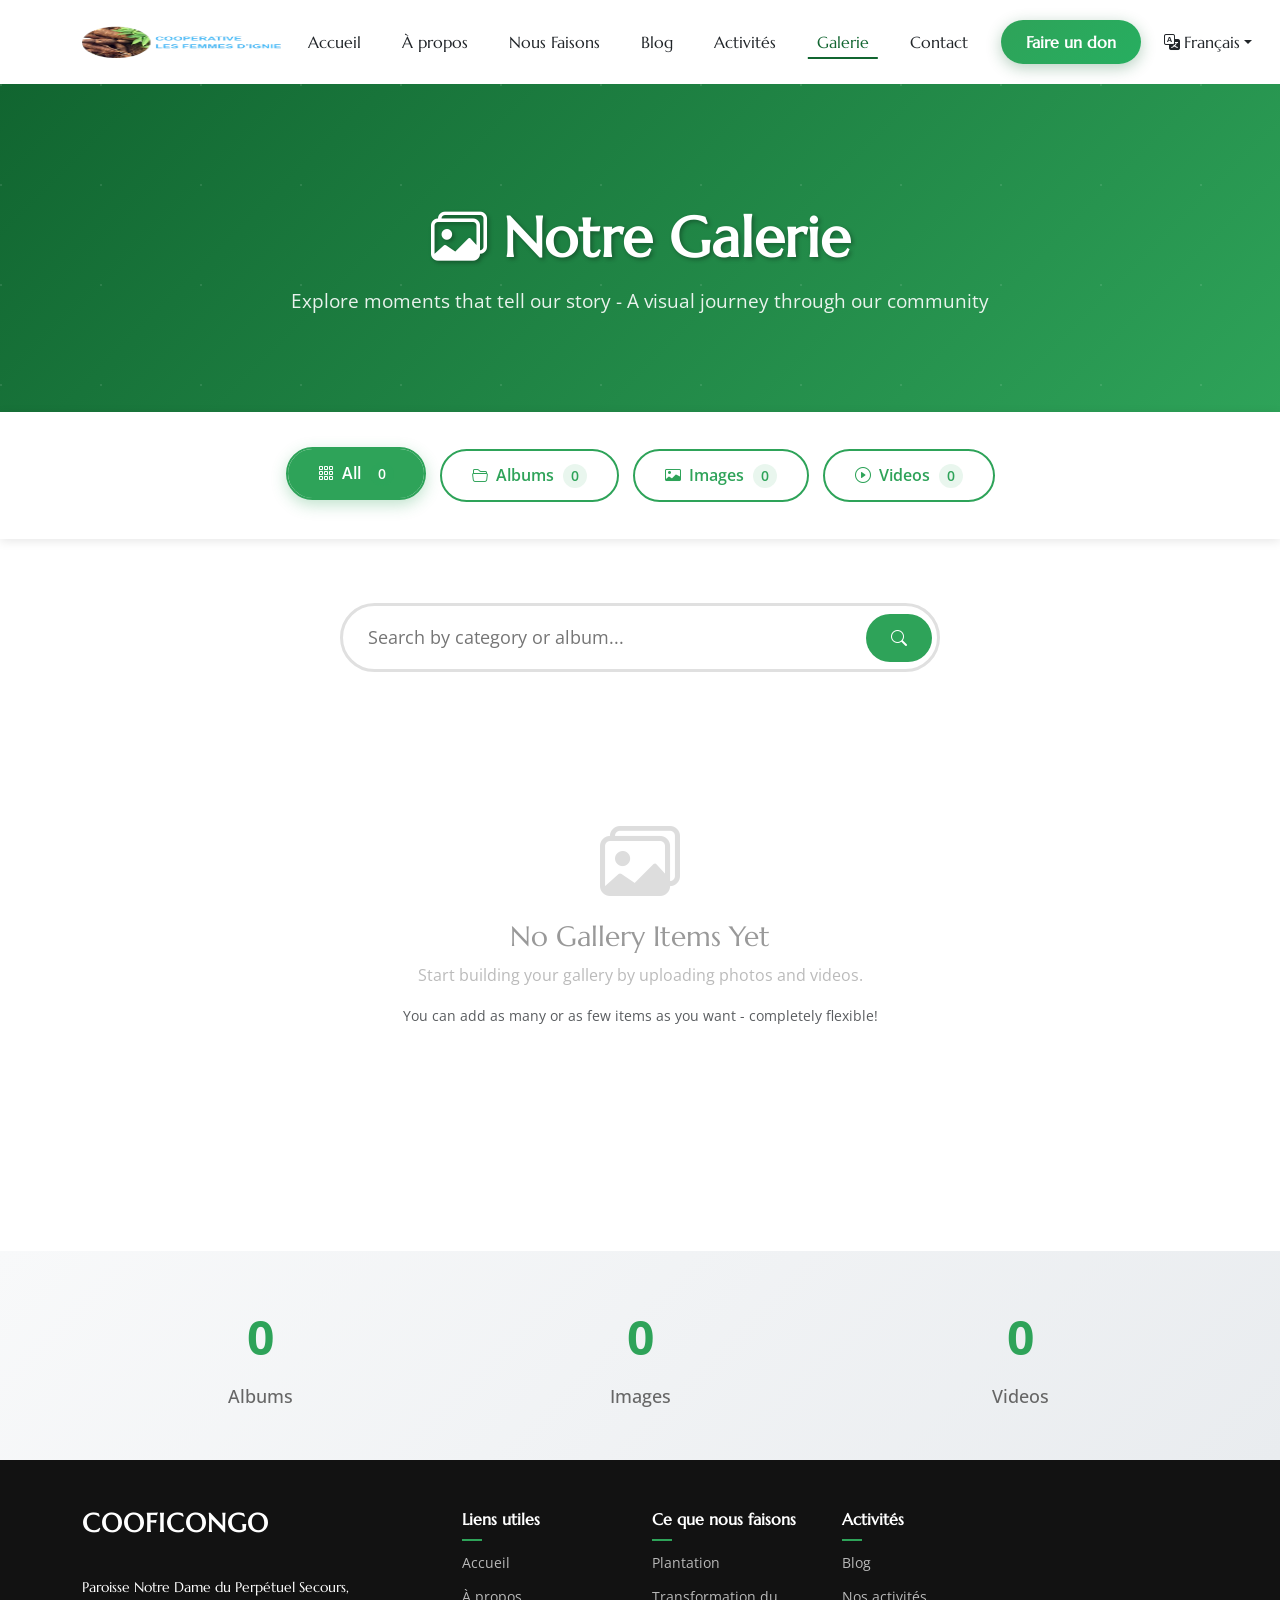
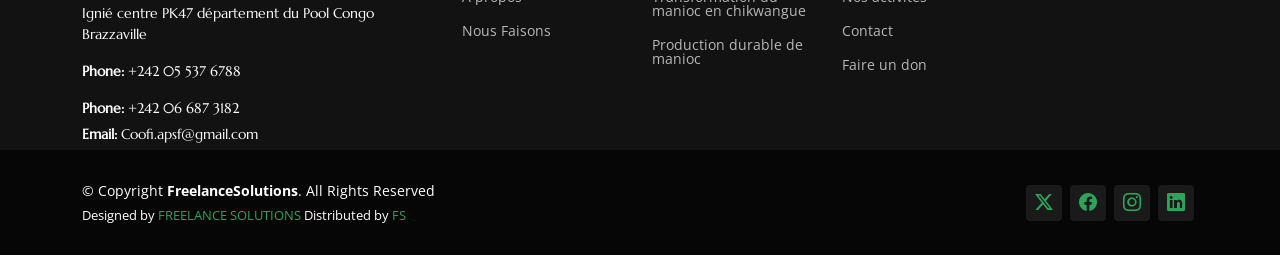
<file: gallery.html>
<!DOCTYPE html>
<html lang="fr">

<head>
  <meta charset="utf-8">
  <meta content="width=device-width, initial-scale=1.0" name="viewport">
  <title>Gallery - CooFICongo</title>
  <meta name="description" content="Explore our vibrant gallery showcasing community activities, events, and moments">
  <meta name="keywords" content="gallery, photos, videos, community, events">

  <!-- Favicons -->
  <link href="assets/img/favicon.png" rel="icon">
  <link href="assets/img/logo2_icon.png" rel="logo2_icon">

  <!-- Fonts -->
  <link href="https://fonts.googleapis.com" rel="preconnect">
  <link href="https://fonts.gstatic.com" rel="preconnect" crossorigin>
  <link
    href="https://fonts.googleapis.com/css2?family=Open+Sans:ital,wght@0,300;0,400;0,500;0,600;0,700;0,800;1,300;1,400;1,500;1,600;1,700;1,800&family=Marcellus:wght@400&display=swap"
    rel="stylesheet">

  <!-- Vendor CSS Files -->
  <link href="assets/vendor/bootstrap/css/bootstrap.min.css" rel="stylesheet">
  <link href="assets/vendor/bootstrap-icons/bootstrap-icons.css" rel="stylesheet">
  <link href="assets/vendor/aos/aos.css" rel="stylesheet">
  <link href="assets/vendor/swiper/swiper-bundle.min.css" rel="stylesheet">
  <link href="assets/vendor/glightbox/css/glightbox.min.css" rel="stylesheet">

  <!-- Main CSS File -->
  <link href="assets/css/main.css" rel="stylesheet">
  <script src="assets/js/i18n.js" defer></script>

  <style>
    /* Gallery Hero Section */
    .gallery-hero {
      background: linear-gradient(135deg, #116530 0%, #2ea359 100%);
      padding: 120px 0 80px;
      position: relative;
      overflow: hidden;
    }

    .gallery-hero::before {
      content: '';
      position: absolute;
      top: 0;
      left: 0;
      right: 0;
      bottom: 0;
      background: url('data:image/svg+xml,<svg width="100" height="100" xmlns="http://www.w3.org/2000/svg"><rect width="2" height="2" fill="white" fill-opacity="0.1"/></svg>');
      animation: backgroundScroll 20s linear infinite;
    }

    @keyframes backgroundScroll {
      0% {
        transform: translateX(0) translateY(0);
      }

      100% {
        transform: translateX(100px) translateY(100px);
      }
    }

    .gallery-hero h1 {
      color: white;
      font-size: 3.5rem;
      font-weight: 700;
      margin-bottom: 1rem;
      text-shadow: 2px 2px 4px rgba(0, 0, 0, 0.3);
      animation: fadeInDown 1s ease;
    }

    .gallery-hero p {
      color: rgba(255, 255, 255, 0.9);
      font-size: 1.2rem;
      animation: fadeInUp 1s ease 0.2s both;
    }

    /* Filter Buttons */
    .gallery-filters {
      background: white;
      padding: 2rem 0;
      box-shadow: 0 2px 10px rgba(0, 0, 0, 0.1);
      position: sticky;
      top: 80px;
      z-index: 100;
      transition: all 0.3s ease;
    }

    .gallery-filters.scrolled {
      box-shadow: 0 4px 20px rgba(0, 0, 0, 0.15);
    }

    .filter-btn {
      padding: 12px 30px;
      margin: 5px;
      border: 2px solid #2ea359;
      background: white;
      color: #2ea359;
      border-radius: 50px;
      font-weight: 600;
      transition: all 0.3s ease;
      cursor: pointer;
      position: relative;
      overflow: hidden;
    }

    .filter-btn::before {
      content: '';
      position: absolute;
      top: 50%;
      left: 50%;
      width: 0;
      height: 0;
      border-radius: 50%;
      background: #2ea359;
      transition: width 0.4s ease, height 0.4s ease, top 0.4s ease, left 0.4s ease;
      transform: translate(-50%, -50%);
      z-index: -1;
    }

    .filter-btn:hover::before,
    .filter-btn.active::before {
      width: 300px;
      height: 300px;
    }

    .filter-btn:hover,
    .filter-btn.active {
      color: white;
      transform: translateY(-2px);
      box-shadow: 0 5px 15px rgba(46, 163, 89, 0.3);
    }

    .filter-count {
      display: inline-block;
      background: rgba(46, 163, 89, 0.1);
      padding: 2px 8px;
      border-radius: 12px;
      font-size: 0.85rem;
      margin-left: 5px;
    }

    /* Gallery Grid */
    .gallery-container {
      padding: 4rem 0;
      min-height: 500px;
    }

    .gallery-grid {
      display: grid;
      grid-template-columns: repeat(auto-fill, minmax(320px, 1fr));
      gap: 30px;
      padding: 20px 0;
    }

    .gallery-item {
      position: relative;
      border-radius: 20px;
      overflow: hidden;
      box-shadow: 0 10px 30px rgba(0, 0, 0, 0.1);
      transition: all 0.4s cubic-bezier(0.175, 0.885, 0.32, 1.275);
      background: white;
      animation: fadeInScale 0.6s ease both;
    }

    .gallery-item:nth-child(1) {
      animation-delay: 0.1s;
    }

    .gallery-item:nth-child(2) {
      animation-delay: 0.2s;
    }

    .gallery-item:nth-child(3) {
      animation-delay: 0.3s;
    }

    .gallery-item:nth-child(4) {
      animation-delay: 0.4s;
    }

    .gallery-item:nth-child(5) {
      animation-delay: 0.5s;
    }

    .gallery-item:nth-child(6) {
      animation-delay: 0.6s;
    }

    @keyframes fadeInScale {
      from {
        opacity: 0;
        transform: scale(0.8) translateY(30px);
      }

      to {
        opacity: 1;
        transform: scale(1) translateY(0);
      }
    }

    .gallery-item:hover {
      transform: translateY(-10px) scale(1.02);
      box-shadow: 0 20px 40px rgba(46, 163, 89, 0.25);
    }

    .gallery-item-image {
      position: relative;
      width: 100%;
      padding-top: 75%;
      /* 4:3 Aspect Ratio */
      overflow: hidden;
      background: linear-gradient(135deg, #f5f5f5 0%, #e0e0e0 100%);
    }

    .gallery-item-image img,
    .gallery-item-image video {
      position: absolute;
      top: 0;
      left: 0;
      width: 100%;
      height: 100%;
      object-fit: cover;
      transition: transform 0.6s ease;
    }

    .gallery-item:hover .gallery-item-image img,
    .gallery-item:hover .gallery-item-image video {
      transform: scale(1.15);
    }

    .gallery-item-overlay {
      position: absolute;
      top: 0;
      left: 0;
      right: 0;
      bottom: 0;
      background: linear-gradient(to bottom, transparent 0%, rgba(0, 0, 0, 0.7) 100%);
      opacity: 0;
      transition: opacity 0.4s ease;
      display: flex;
      align-items: flex-end;
      padding: 20px;
    }

    .gallery-item:hover .gallery-item-overlay {
      opacity: 1;
    }

    .gallery-item-info {
      color: white;
      transform: translateY(20px);
      transition: transform 0.4s ease;
    }

    .gallery-item:hover .gallery-item-info {
      transform: translateY(0);
    }

    .gallery-item-title {
      font-size: 1.1rem;
      font-weight: 600;
      margin-bottom: 5px;
    }

    .gallery-item-category {
      font-size: 0.9rem;
      opacity: 0.9;
      display: flex;
      align-items: center;
      gap: 5px;
    }

    .media-badge {
      position: absolute;
      top: 15px;
      right: 15px;
      background: rgba(255, 255, 255, 0.95);
      padding: 8px 15px;
      border-radius: 50px;
      font-size: 0.85rem;
      font-weight: 600;
      display: flex;
      align-items: center;
      gap: 5px;
      z-index: 10;
      box-shadow: 0 4px 15px rgba(0, 0, 0, 0.2);
      transition: all 0.3s ease;
    }

    .media-badge.image {
      color: #2ea359;
    }

    .media-badge.video {
      color: #0066cc;
    }

    .gallery-item:hover .media-badge {
      transform: scale(1.1);
    }

    .view-more-btn {
      position: absolute;
      top: 50%;
      left: 50%;
      transform: translate(-50%, -50%);
      background: white;
      color: #2ea359;
      border: none;
      padding: 15px 30px;
      border-radius: 50px;
      font-weight: 600;
      font-size: 1rem;
      opacity: 0;
      transition: all 0.4s ease;
      cursor: pointer;
      box-shadow: 0 8px 20px rgba(0, 0, 0, 0.3);
    }

    .gallery-item:hover .view-more-btn {
      opacity: 1;
      transform: translate(-50%, -50%) scale(1.05);
    }

    .view-more-btn:hover {
      background: #2ea359;
      color: white;
      transform: translate(-50%, -50%) scale(1.1);
    }

    /* Album View */
    .album-card {
      background: white;
      border-radius: 20px;
      overflow: hidden;
      box-shadow: 0 10px 30px rgba(0, 0, 0, 0.1);
      transition: all 0.4s ease;
      cursor: pointer;
    }

    .album-card:hover {
      transform: translateY(-10px);
      box-shadow: 0 20px 40px rgba(46, 163, 89, 0.25);
    }

    .album-cover {
      position: relative;
      height: 300px;
      overflow: hidden;
    }

    .album-cover img {
      width: 100%;
      height: 100%;
      object-fit: cover;
      transition: transform 0.6s ease;
    }

    .album-card:hover .album-cover img {
      transform: scale(1.1);
    }

    .album-count {
      position: absolute;
      top: 20px;
      right: 20px;
      background: rgba(255, 255, 255, 0.95);
      padding: 10px 20px;
      border-radius: 50px;
      font-weight: 600;
      box-shadow: 0 4px 15px rgba(0, 0, 0, 0.2);
    }

    .album-info {
      padding: 25px;
    }

    .album-title {
      font-size: 1.5rem;
      font-weight: 700;
      color: var(--heading-color);
      margin-bottom: 10px;
    }

    .album-stats {
      display: flex;
      gap: 20px;
      color: #666;
      font-size: 0.95rem;
    }

    .album-stat {
      display: flex;
      align-items: center;
      gap: 5px;
    }

    /* Loading State */
    .gallery-loading {
      display: flex;
      justify-content: center;
      align-items: center;
      min-height: 400px;
      flex-direction: column;
      gap: 20px;
    }

    .spinner {
      width: 60px;
      height: 60px;
      border: 5px solid #f3f3f3;
      border-top: 5px solid #2ea359;
      border-radius: 50%;
      animation: spin 1s linear infinite;
    }

    @keyframes spin {
      0% {
        transform: rotate(0deg);
      }

      100% {
        transform: rotate(360deg);
      }
    }

    /* Empty State */
    .empty-state {
      text-align: center;
      padding: 80px 20px;
      animation: fadeIn 1s ease;
    }

    .empty-state i {
      font-size: 5rem;
      color: #ddd;
      margin-bottom: 20px;
    }

    .empty-state h3 {
      color: #999;
      margin-bottom: 10px;
    }

    .empty-state p {
      color: #bbb;
    }

    /* Stats Bar */
    .gallery-stats {
      background: linear-gradient(135deg, #f8f9fa 0%, #e9ecef 100%);
      padding: 30px 0;
      margin-top: 4rem;
    }

    .stat-item {
      text-align: center;
      padding: 20px;
    }

    .stat-number {
      font-size: 3rem;
      font-weight: 700;
      color: #2ea359;
      margin-bottom: 10px;
      animation: countUp 2s ease;
    }

    .stat-label {
      font-size: 1.1rem;
      color: #666;
      font-weight: 500;
    }

    @keyframes countUp {
      from {
        opacity: 0;
        transform: translateY(20px);
      }

      to {
        opacity: 1;
        transform: translateY(0);
      }
    }

    /* Responsive */
    @media (max-width: 768px) {
      .gallery-hero h1 {
        font-size: 2.5rem;
      }

      .gallery-grid {
        grid-template-columns: repeat(auto-fill, minmax(280px, 1fr));
        gap: 20px;
      }

      .filter-btn {
        padding: 10px 20px;
        font-size: 0.9rem;
      }

      .gallery-filters {
        top: 60px;
      }
    }

    /* Search Bar */
    .search-container {
      max-width: 600px;
      margin: 0 auto 3rem;
      position: relative;
    }

    .search-input {
      width: 100%;
      padding: 18px 60px 18px 25px;
      border: 3px solid #e0e0e0;
      border-radius: 50px;
      font-size: 1.1rem;
      transition: all 0.3s ease;
      background: white;
    }

    .search-input:focus {
      outline: none;
      border-color: #2ea359;
      box-shadow: 0 5px 20px rgba(46, 163, 89, 0.2);
    }

    .search-btn {
      position: absolute;
      right: 8px;
      top: 50%;
      transform: translateY(-50%);
      background: #2ea359;
      color: white;
      border: none;
      padding: 12px 25px;
      border-radius: 50px;
      cursor: pointer;
      transition: all 0.3s ease;
    }

    .search-btn:hover {
      background: #116530;
      transform: translateY(-50%) scale(1.05);
    }

    /* Animations */
    @keyframes fadeInDown {
      from {
        opacity: 0;
        transform: translateY(-30px);
      }

      to {
        opacity: 1;
        transform: translateY(0);
      }
    }

    @keyframes fadeInUp {
      from {
        opacity: 0;
        transform: translateY(30px);
      }

      to {
        opacity: 1;
        transform: translateY(0);
      }
    }

    @keyframes fadeIn {
      from {
        opacity: 0;
      }

      to {
        opacity: 1;
      }
    }
  </style>

</head>

<body>

  <header id="header" class="header d-flex align-items-center position-relative">
    <div class="container-fluid container-xl position-relative d-flex align-items-center justify-content-between">

      <!-- Favicons -->
      <link href="assets/img/logo2_icon.png" rel="icon">
      <a href="index.html" class="logo d-flex align-items-center">
        <img src="assets/img/logo.png" alt="CooFICongo" width="200" height="400">
      </a>

      <!-- Desktop Navigation -->
      <nav class="desktop-nav">
        <ul class="nav-links">
          <li><a href="index.html"><span data-i18n="nav.home">Accueil</span></a></li>
          <li><a href="about.html"><span data-i18n="nav.about">À propos</span></a></li>
          <li><a href="services.html"><span data-i18n="nav.services">Nous Faisons</span></a></li>
          <!-- <li><a href="testimonials.html"><span data-i18n="nav.testimonials">Témoignages</span></a></li> -->
          <li><a href="blog.php"><span data-i18n="nav.blog">Blog</span></a></li>
          <li><a href="activity.php"><span data-i18n="nav.activities">Activités</span></a></li>
          <li><a href="gallery.html" class="active"><span data-i18n="nav.gallery">Galerie</span></a></li>
          <li><a href="contact.html"><span data-i18n="nav.contact">Contact</span></a></li>
          <li><a href="donation.html" class="btn-donate-nav"><span data-i18n="nav.donate">Faire un don</span></a></li>
          <li class="dropdown language-dropdown">
            <a href="#" class="dropdown-toggle" data-bs-toggle="dropdown" aria-expanded="false">
              <i class="bi bi-translate me-1"></i><span data-i18n="lang.current">Français</span>
            </a>
            <ul class="dropdown-menu dropdown-menu-end">
              <li><a class="dropdown-item" href="#" data-lang="fr">Français</a></li>
              <li><a class="dropdown-item" href="#" data-lang="en">English</a></li>
            </ul>
          </li>
        </ul>
      </nav>

      <!-- Mobile Hamburger -->
      <button class="btn d-lg-none" type="button" data-bs-toggle="modal" data-bs-target="#navbarModal" aria-label="Toggle mobile menu">
        <i class="bi bi-list" style="font-size: 32px; color: var(--nav-color);"></i>
      </button>

    </div>
  </header>

  <!-- Bootstrap Modal for Mobile Navigation -->
  <div class="modal fade" id="navbarModal" tabindex="-1" aria-labelledby="navbarModalLabel" aria-hidden="true">
    <div class="modal-dialog modal-fullscreen">
      <div class="modal-content">
        <div class="modal-header border-0">
          <h5 class="modal-title" id="navbarModalLabel">
            <img src="assets/img/logo.png" alt="CooFICongo" style="height: 40px;">
          </h5>
          <button type="button" class="btn-close" data-bs-dismiss="modal" aria-label="Close"></button>
        </div>
        <div class="modal-body">
          <nav class="mobile-nav-menu">
            <ul class="list-unstyled">
              <li><a href="index.html" class="mobile-nav-link" data-bs-dismiss="modal"><i class="bi bi-house-door me-2"></i><span data-i18n="nav.home">Accueil</span></a></li>
              <li><a href="about.html" class="mobile-nav-link" data-bs-dismiss="modal"><i class="bi bi-info-circle me-2"></i><span data-i18n="nav.about">À propos</span></a></li>
              <li><a href="services.html" class="mobile-nav-link" data-bs-dismiss="modal"><i class="bi bi-gear me-2"></i><span data-i18n="nav.services">Nous Faisons</span></a></li>
              <!-- <li><a href="testimonials.html" class="mobile-nav-link" data-bs-dismiss="modal"><i class="bi bi-chat-quote me-2"></i><span data-i18n="nav.testimonials">Témoignages</span></a></li> -->
              <li><a href="blog.php" class="mobile-nav-link" data-bs-dismiss="modal"><i class="bi bi-journal-text me-2"></i><span data-i18n="nav.blog">Blog</span></a></li>
              <li><a href="activity.php" class="mobile-nav-link" data-bs-dismiss="modal"><i class="bi bi-calendar-event me-2"></i><span data-i18n="nav.activities">Activités</span></a></li>
              <li><a href="gallery.html" class="mobile-nav-link active" data-bs-dismiss="modal"><i class="bi bi-images me-2"></i><span data-i18n="nav.gallery">Galerie</span></a></li>
              <li><a href="contact.html" class="mobile-nav-link" data-bs-dismiss="modal"><i class="bi bi-envelope me-2"></i><span data-i18n="nav.contact">Contact</span></a></li>
              <li><a href="donation.html" class="mobile-nav-link btn-donate-mobile" data-bs-dismiss="modal"><i class="bi bi-heart me-2"></i><span data-i18n="nav.donate">Faire un don</span></a></li>
            </ul>
            <div class="mt-4">
              <div class="d-flex gap-2">
                <button type="button" class="btn btn-outline-secondary btn-sm" data-lang="fr">Français</button>
                <button type="button" class="btn btn-outline-secondary btn-sm" data-lang="en">English</button>
              </div>
            </div>
          </nav>
        </div>
      </div>
    </div>
  </div>

  <main class="main">

    <!-- Gallery Hero Section -->
    <section class="gallery-hero">
      <div class="container text-center position-relative">
        <h1><i class="bi bi-images me-3"></i><span data-i18n="page.gallery">Notre Galerie</span></h1>
        <p>Explore moments that tell our story - A visual journey through our community</p>
      </div>
    </section>

    <!-- Filter Section -->
    <section class="gallery-filters">
      <div class="container">
        <div class="text-center">
          <button class="filter-btn active" data-filter="all" onclick="filterGallery('all')">
            <i class="bi bi-grid-3x3-gap me-2"></i>All <span class="filter-count" id="count-all">0</span>
          </button>
          <button class="filter-btn" data-filter="albums" onclick="setView('albums')">
            <i class="bi bi-folder2-open me-2"></i>Albums <span class="filter-count" id="count-albums">0</span>
          </button>
          <button class="filter-btn" data-filter="images" onclick="filterGallery('images')">
            <i class="bi bi-card-image me-2"></i>Images <span class="filter-count" id="count-images">0</span>
          </button>
          <button class="filter-btn" data-filter="videos" onclick="filterGallery('videos')">
            <i class="bi bi-play-circle me-2"></i>Videos <span class="filter-count" id="count-videos">0</span>
          </button>
        </div>
      </div>
    </section>

    <!-- Gallery Content -->
    <section class="gallery-container">
      <div class="container">

        <!-- Search Bar -->
        <div class="search-container" data-aos="fade-up">
          <input type="text" class="search-input" placeholder="Search by category or album..." id="searchInput"
            oninput="searchGallery()">
          <button class="search-btn"><i class="bi bi-search"></i></button>
        </div>

        <!-- Loading State -->
        <div id="loadingState" class="gallery-loading">
          <div class="spinner"></div>
          <p style="color: #999; font-size: 1.1rem;">Loading gallery...</p>
        </div>

        <!-- Albums View -->
        <div id="albumsView" class="row g-4" style="display: none;"></div>

        <!-- Gallery Grid -->
        <div id="galleryGrid" class="gallery-grid" style="display: none;"></div>

        <!-- Empty State -->
        <div id="emptyState" class="empty-state" style="display: none;">
          <i class="bi bi-images"></i>
          <h3>No Gallery Items Yet</h3>
          <p>Start building your gallery by uploading photos and videos.</p>
          <p class="mt-2"><small class="text-muted">You can add as many or as few items as you want - no limits!</small>
          </p>
        </div>

      </div>
    </section>

    <!-- Stats Section -->
    <section class="gallery-stats">
      <div class="container">
        <div class="row">
          <div class="col-md-4">
            <div class="stat-item" data-aos="fade-up" data-aos-delay="100">
              <div class="stat-number" id="totalAlbums">0</div>
              <div class="stat-label">Albums</div>
            </div>
          </div>
          <div class="col-md-4">
            <div class="stat-item" data-aos="fade-up" data-aos-delay="200">
              <div class="stat-number" id="totalImages">0</div>
              <div class="stat-label">Images</div>
            </div>
          </div>
          <div class="col-md-4">
            <div class="stat-item" data-aos="fade-up" data-aos-delay="300">
              <div class="stat-number" id="totalVideos">0</div>
              <div class="stat-label">Videos</div>
            </div>
          </div>
        </div>
      </div>
    </section>

  </main>

  <footer id="footer" class="footer dark-background">

    <div class="footer-top">
      <div class="container">
        <div class="row gy-4 stagger-animation">
          <div class="col-lg-4 col-md-6 footer-about">
            <a href="index.html" class="logo d-flex align-items-center">
              <span class="sitename">COOFICONGO</span>
            </a>
            <div class="footer-contact pt-3">
              <p>Paroisse Notre Dame du Perpétuel Secours, </p>
              <p>Ignié centre PK47 département du Pool Congo Brazzaville</p>
              <p class="mt-3"><strong>Phone:</strong> <span>+242 05 537 6788</span></p>
              <p class="mt-3"><strong>Phone:</strong> <span>+242 06 687 3182</span></p>
              <p><strong>Email:</strong> <span>Coofi.apsf@gmail.com</span></p>
            </div>
          </div>

          <div class="col-lg-2 col-md-3 footer-links">
            <h4 data-i18n="footer.useful_links">Liens utiles</h4>
            <ul>
              <li><a href="index.html" data-i18n="footer.home">Accueil</a></li>
              <li><a href="about.html" data-i18n="footer.about">À propos</a></li>
              <li><a href="services.html" data-i18n="footer.services">Nous Faisons</a></li>
              <!-- <li><a href="testimonials.html">Testimonials</a></li> -->
              <!-- <li><a href="#">Privacy policy</a></li> -->
            </ul>
          </div>

          <div class="col-lg-2 col-md-3 footer-links">
            <h4 data-i18n="footer.what_we_do">Ce que nous faisons</h4>
            <ul>
              <li><a href="our_service_info.html#production-only">Plantation</a></li>
              <li><a href="our_service_info.html#transformation-manioc">Transformation du manioc en chikwangue</a></li>
              <li><a href="our_service_info.html#production-only">Production durable de manioc</a></li>
              <li><a href="#services"></a></li>
              <li><a href="#services"></a></li>
            </ul>
          </div>

          <div class="col-lg-2 col-md-3 footer-links">
            <h4 data-i18n="footer.activities">Activités</h4>
            <ul>
              <li><a href="blog.php" data-i18n="footer.blog">Blog</a></li>
              <li><a href="activity.php" data-i18n="footer.our_activities">Nos activités</a></li>
              <li><a href="contact.html" data-i18n="footer.contact">Contact</a></li>
              <li><a href="donation.html" data-i18n="footer.donate">Faire un don</a></li>
            </ul>
          </div>

        </div>
      </div>
    </div>

    <div class="copyright text-center">
      <div class="container d-flex flex-column flex-lg-row justify-content-center justify-content-lg-between align-items-center">

        <div class="d-flex flex-column align-items-center align-items-lg-start">
          <div>
            © Copyright <strong><span>FreelanceSolutions</span></strong>. All Rights Reserved
          </div>
          <div class="credits">
            <!-- All the links in the footer should remain intact. -->
            <!-- You can delete the links only if you purchased the pro version. -->
            <!-- Licensing information: https://bootstrapmade.com/license/ -->
            <!-- Purchase the pro version with working PHP/AJAX contact form: https://bootstrapmade.com/herobiz-bootstrap-business-template/ -->
            Designed by <a href="https://freelancesoutions.vercel.app/">FREELANCE SOLUTIONS</a> Distributed by <a href="https://freelancesoutions.vercel.app/">FS</a>
          </div>
        </div>

        <div class="social-links order-first order-lg-last mb-3 mb-lg-0">
          <a href=""><i class="bi bi-twitter-x"></i></a>
          <a href=""><i class="bi bi-facebook"></i></a>
          <a href=""><i class="bi bi-instagram"></i></a>
          <a href=""><i class="bi bi-linkedin"></i></a>
        </div>

      </div>
    </div>

  </footer>

  <!-- Scroll Top -->
  <a href="#" id="scroll-top" class="scroll-top d-flex align-items-center justify-content-center"><i
      class="bi bi-arrow-up-short"></i></a>

  <!-- Preloader -->
  <div id="preloader"></div>

  <!-- Vendor JS Files -->
  <script src="assets/vendor/bootstrap/js/bootstrap.bundle.min.js"></script>
  <script src="assets/vendor/php-email-form/validate.js"></script>
  <script src="assets/vendor/aos/aos.js"></script>
  <script src="assets/vendor/swiper/swiper-bundle.min.js"></script>
  <script src="assets/vendor/glightbox/js/glightbox.min.js"></script>

  <!-- Main JS File -->
  <script src="assets/js/main.js"></script>

  <!-- Gallery JS -->
  <script>
    let galleryData = [];
    let currentView = 'all';
    let currentFilter = 'all';

    // Fetch gallery data from database
    async function loadGallery() {
      try {
        const response = await fetch('php/gallerydisplay.php?format=json');
        const data = await response.json();

        if (data.success) {
          galleryData = data.galleries || [];
          updateStats(data.stats);
          displayGallery();
        } else {
          showEmptyState();
        }
      } catch (error) {
        console.error('Error loading gallery:', error);
        showEmptyState();
      } finally {
        hideLoading();
      }
    }

    // Update statistics
    function updateStats(stats) {
      document.getElementById('totalAlbums').textContent = stats.total_galleries || 0;
      document.getElementById('totalImages').textContent = stats.total_images || 0;
      document.getElementById('totalVideos').textContent = stats.total_videos || 0;

      // Update filter counts
      document.getElementById('count-all').textContent = (stats.total_images || 0) + (stats.total_videos || 0);
      document.getElementById('count-albums').textContent = stats.total_galleries || 0;
      document.getElementById('count-images').textContent = stats.total_images || 0;
      document.getElementById('count-videos').textContent = stats.total_videos || 0;
    }

    // Display gallery based on current view
    function displayGallery() {
      if (currentView === 'albums') {
        displayAlbums();
      } else {
        displayMediaItems();
      }
    }

    // Display albums view
    function displayAlbums() {
      const albumsView = document.getElementById('albumsView');
      const galleryGrid = document.getElementById('galleryGrid');

      albumsView.style.display = 'flex';
      galleryGrid.style.display = 'none';

      if (galleryData.length === 0) {
        showEmptyState();
        return;
      }

      albumsView.innerHTML = galleryData.map(album => {
        // Count images and videos
        let imageCount = 0;
        let videoCount = 0;
        let coverImage = 'assets/img/logo.png';

        for (let i = 1; i <= 10; i++) {
          if (album[`image_${i}`] && album[`image_${i}`].trim() !== '') {
            imageCount++;
            if (coverImage === 'assets/img/logo.png') {
              coverImage = album[`image_${i}`];
            }
          }
          if (album[`video_${i}`] && album[`video_${i}`].trim() !== '') {
            videoCount++;
          }
        }

        const totalItems = imageCount + videoCount;

        return `
          <div class="col-lg-4 col-md-6" data-aos="fade-up">
            <div class="album-card" onclick="viewAlbum('${album.uuid}')">
              <div class="album-cover">
                <img src="${coverImage}" alt="${album.category}" onerror="this.src='assets/img/logo.png'">
                <div class="album-count">
                  <i class="bi bi-collection me-1"></i>${totalItems} items
                </div>
              </div>
              <div class="album-info">
                <h3 class="album-title">${album.category}</h3>
                <div class="album-stats">
                  <div class="album-stat">
                    <i class="bi bi-card-image text-success"></i>
                    <span>${imageCount} photos</span>
                  </div>
                  <div class="album-stat">
                    <i class="bi bi-play-circle text-primary"></i>
                    <span>${videoCount} videos</span>
                  </div>
                </div>
              </div>
            </div>
          </div>
        `;
      }).join('');

      hideEmptyState();
      AOS.refresh();
    }

    // Display media items (images and videos)
    function displayMediaItems() {
      const albumsView = document.getElementById('albumsView');
      const galleryGrid = document.getElementById('galleryGrid');

      albumsView.style.display = 'none';
      galleryGrid.style.display = 'grid';

      const mediaItems = [];

      // Extract all media items from albums
      galleryData.forEach(album => {
        // Add images (check for non-empty strings)
        for (let i = 1; i <= 10; i++) {
          if (album[`image_${i}`] && album[`image_${i}`].trim() !== '') {
            mediaItems.push({
              type: 'image',
              src: album[`image_${i}`],
              category: album.category,
              album_uuid: album.uuid
            });
          }
        }

        // Add videos (check for non-empty strings)
        for (let i = 1; i <= 10; i++) {
          if (album[`video_${i}`] && album[`video_${i}`].trim() !== '') {
            mediaItems.push({
              type: 'video',
              src: album[`video_${i}`],
              category: album.category,
              album_uuid: album.uuid
            });
          }
        }
      });

      // Filter based on current filter
      let filteredItems = mediaItems;
      if (currentFilter === 'images') {
        filteredItems = mediaItems.filter(item => item.type === 'image');
      } else if (currentFilter === 'videos') {
        filteredItems = mediaItems.filter(item => item.type === 'video');
      }

      // Apply search filter
      const searchTerm = document.getElementById('searchInput').value.toLowerCase();
      if (searchTerm) {
        filteredItems = filteredItems.filter(item =>
          item.category.toLowerCase().includes(searchTerm)
        );
      }

      if (filteredItems.length === 0) {
        showEmptyState();
        return;
      }

      galleryGrid.innerHTML = filteredItems.map((item, index) => {
        const isVideo = item.type === 'video';
        const mediaContent = isVideo
          ? `<video src="${item.src}" preload="metadata"></video>`
          : `<img src="${item.src}" alt="${item.category}" onerror="this.src='assets/img/logo.png'">`;

        return `
          <div class="gallery-item" data-type="${item.type}">
            <div class="gallery-item-image">
              ${mediaContent}
              <div class="media-badge ${item.type}">
                <i class="bi bi-${isVideo ? 'play-circle-fill' : 'card-image'}"></i>
                <span>${isVideo ? 'Video' : 'Photo'}</span>
              </div>
              <div class="gallery-item-overlay">
                <div class="gallery-item-info">
                  <div class="gallery-item-title">${item.category}</div>
                  <div class="gallery-item-category">
                    <i class="bi bi-folder2-open"></i>
                    <span>Album</span>
                  </div>
                </div>
              </div>
              <button class="view-more-btn" onclick="openLightbox(${index}, ${JSON.stringify(filteredItems).replace(/"/g, '&quot;')})">
                <i class="bi bi-arrows-fullscreen me-2"></i>View Full
              </button>
            </div>
          </div>
        `;
      }).join('');

      hideEmptyState();

      // Initialize GLightbox for images
      const lightbox = GLightbox({
        selector: '.gallery-item-image'
      });
    }

    // Filter gallery
    function filterGallery(filter) {
      currentFilter = filter;

      // Update active button
      document.querySelectorAll('.filter-btn').forEach(btn => {
        btn.classList.remove('active');
      });
      event.target.closest('.filter-btn').classList.add('active');

      if (filter === 'all') {
        setView('all');
      } else {
        currentView = 'media';
        displayMediaItems();
      }
    }

    // Set view (albums or media)
    function setView(view) {
      currentView = view;

      // Update active button
      document.querySelectorAll('.filter-btn').forEach(btn => {
        btn.classList.remove('active');
      });
      event.target.closest('.filter-btn').classList.add('active');

      if (view === 'albums') {
        displayAlbums();
      } else {
        currentFilter = 'all';
        displayMediaItems();
      }
    }

    // View specific album
    function viewAlbum(uuid) {
      const album = galleryData.find(a => a.uuid === uuid);
      if (!album) return;

      // Switch to media view and filter by this album
      currentView = 'media';
      document.getElementById('searchInput').value = album.category;
      displayMediaItems();

      // Scroll to gallery
      document.querySelector('.gallery-container').scrollIntoView({ behavior: 'smooth' });
    }

    // Search gallery
    function searchGallery() {
      if (currentView === 'albums') {
        const searchTerm = document.getElementById('searchInput').value.toLowerCase();
        const albums = document.querySelectorAll('.album-card');

        albums.forEach(album => {
          const title = album.querySelector('.album-title').textContent.toLowerCase();
          album.closest('.col-lg-4').style.display = title.includes(searchTerm) ? 'block' : 'none';
        });
      } else {
        displayMediaItems();
      }
    }

    // Open lightbox
    function openLightbox(index, items) {
      // Create lightbox elements
      const galleryElements = items.map(item => {
        if (item.type === 'image') {
          return {
            href: item.src,
            type: 'image',
            title: item.category
          };
        } else {
          return {
            href: item.src,
            type: 'video',
            source: 'local',
            title: item.category
          };
        }
      });

      const lightbox = GLightbox({
        elements: galleryElements,
        startAt: index
      });

      lightbox.open();
    }

    // Show/hide states
    function showEmptyState() {
      const emptyState = document.getElementById('emptyState');
      const searchTerm = document.getElementById('searchInput').value;

      // Update message based on context
      if (galleryData.length === 0) {
        emptyState.innerHTML = `
          <i class="bi bi-images"></i>
          <h3>No Gallery Items Yet</h3>
          <p>Start building your gallery by uploading photos and videos.</p>
          <p class="mt-2"><small class="text-muted">You can add as many or as few items as you want - completely flexible!</small></p>
        `;
      } else {
        emptyState.innerHTML = `
          <i class="bi bi-search"></i>
          <h3>No Items Found</h3>
          <p>No results match your current filters or search.</p>
          <p class="mt-2"><small class="text-muted">Try adjusting your filters or clearing the search.</small></p>
        `;
      }

      emptyState.style.display = 'block';
      document.getElementById('galleryGrid').style.display = 'none';
      document.getElementById('albumsView').style.display = 'none';
    }

    function hideEmptyState() {
      document.getElementById('emptyState').style.display = 'none';
    }

    function hideLoading() {
      document.getElementById('loadingState').style.display = 'none';
    }

    // Sticky filter bar on scroll
    window.addEventListener('scroll', function () {
      const filterBar = document.querySelector('.gallery-filters');
      if (window.scrollY > 100) {
        filterBar.classList.add('scrolled');
      } else {
        filterBar.classList.remove('scrolled');
      }
    });

    // Initialize
    document.addEventListener('DOMContentLoaded', function () {
      AOS.init({
        duration: 1000,
        once: true
      });

      loadGallery();
    });
  </script>

</body>

</html>
</file>
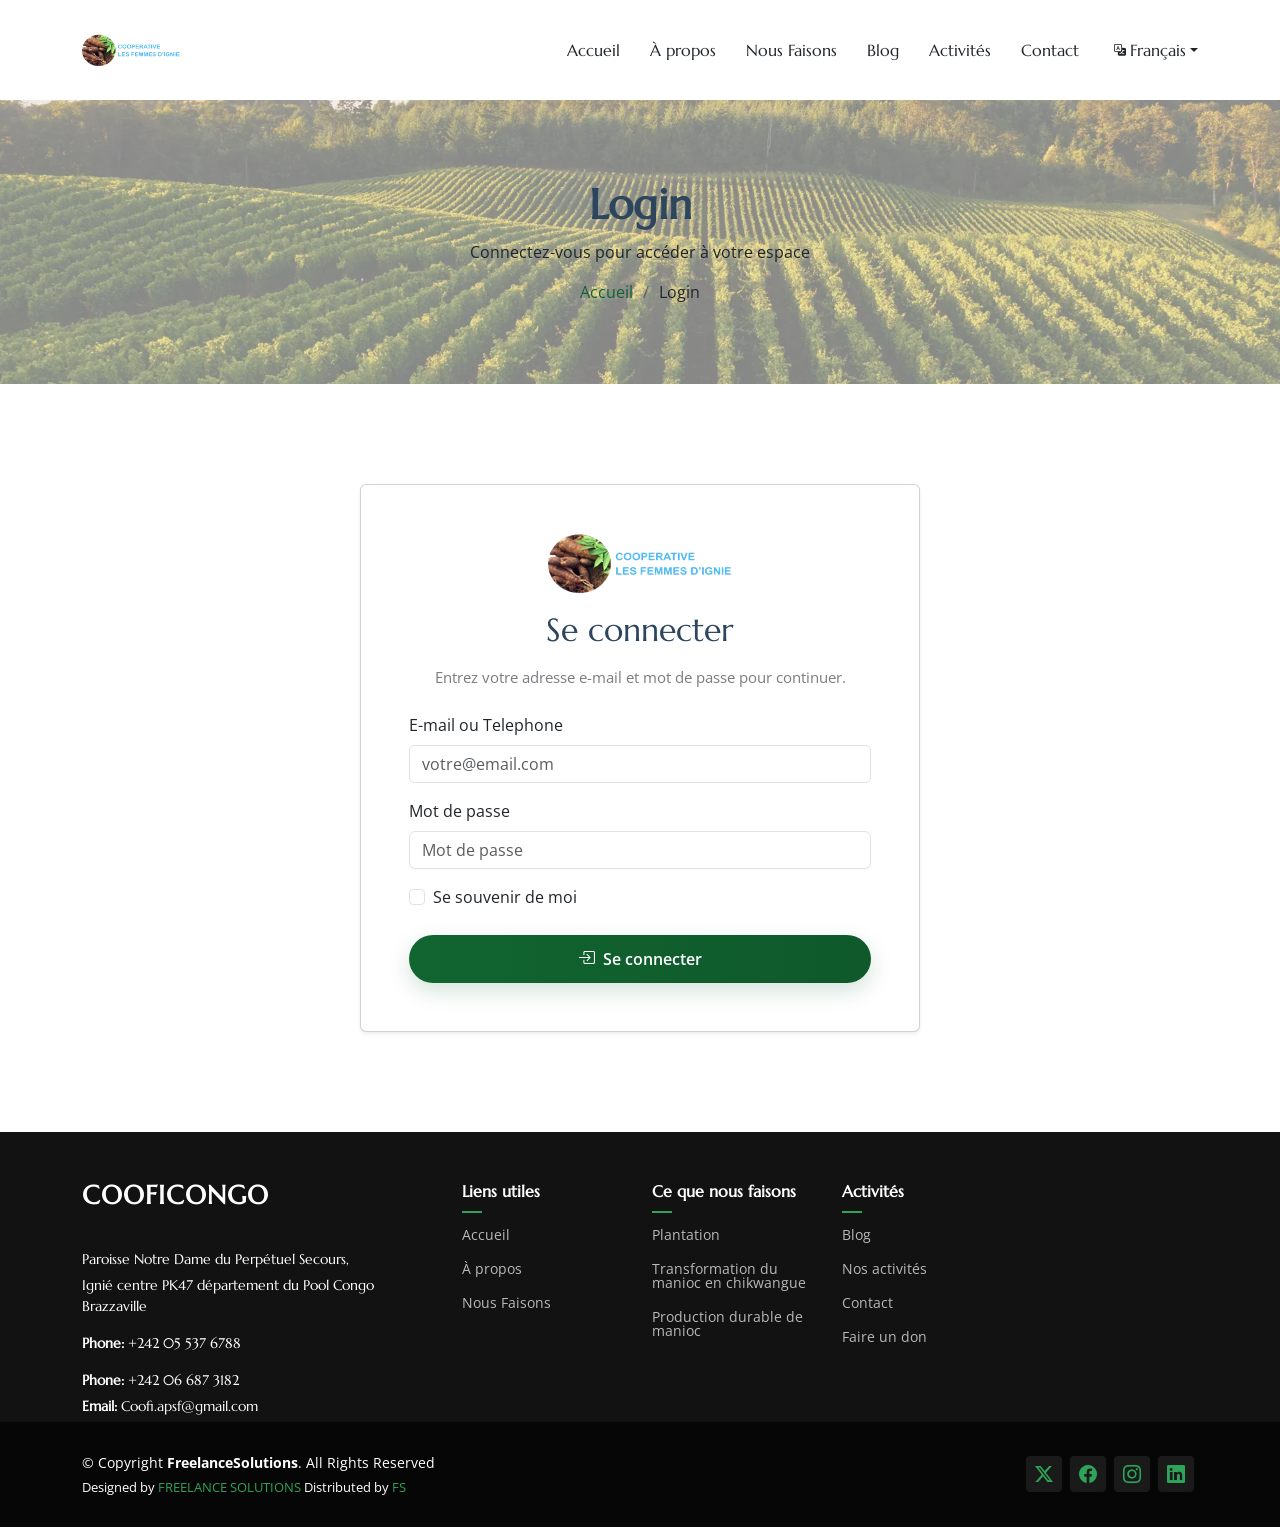
<file: Login.html>
<!DOCTYPE html>
<html lang="fr">

<head>
	<meta charset="utf-8">
	<meta content="width=device-width, initial-scale=1.0" name="viewport">
	<title>Login - Cooficongo</title>

	<!-- Favicons -->
	<link href="assets/img/favicon.png" rel="icon">
	<link href="assets/img/logo2_icon.png" rel="logo2_icon">

	<!-- Fonts & Vendor CSS -->
	<link href="https://fonts.googleapis.com" rel="preconnect">
	<link href="https://fonts.gstatic.com" rel="preconnect" crossorigin>
	<link
		href="https://fonts.googleapis.com/css2?family=Open+Sans:wght@300;400;600;700&family=Marcellus:wght@400&display=swap"
		rel="stylesheet">
	<link href="assets/vendor/bootstrap/css/bootstrap.min.css" rel="stylesheet">
	<link href="assets/vendor/bootstrap-icons/bootstrap-icons.css" rel="stylesheet">

	<!-- Main CSS -->
	<link href="assets/css/main.css" rel="stylesheet">
	<style>
		/* small page-specific tweaks to center the card */
		.login-card {
			max-width: 560px;
			width: 100%;
			margin: 40px auto;
		}

		/* keep logo and notes unchanged */
		.login-logo {
			max-height: 64px;
			margin-bottom: 18px;
		}

		.form-note {
			font-size: 0.95rem;
			color: color-mix(in srgb, var(--default-color), transparent 40%);
		}

		@media (max-width: 576px) {

			/* ensure card fits small screens */
			.login-card {
				margin: 20px;
			}
		}

		/* Make the primary login button more prominent and match site accent */
		.login-card .btn-get-started {
			/* gradient, full-width, pill */
			display: inline-flex;
			align-items: center;
			justify-content: center;
			width: 100%;
			background: linear-gradient(90deg, var(--accent-color), color-mix(in srgb, var(--accent-color), black 12%)) !important;
			color: var(--contrast-color) !important;
			border: none;
			padding: 12px 18px;
			font-weight: 600;
			border-radius: 50px;
			box-shadow: 0 8px 22px rgba(17, 101, 48, 0.18);
			transition: transform 0.12s ease, box-shadow 0.18s ease, background 0.18s ease;
		}

		.login-card .btn-get-started:hover,
		.login-card .btn-get-started:focus {
			transform: translateY(-2px);
			box-shadow: 0 14px 36px rgba(17, 101, 48, 0.22);
			background: linear-gradient(90deg, color-mix(in srgb, var(--accent-color), white 6%), color-mix(in srgb, var(--accent-color), black 10%));
		}

		/* icon inside the button */
		.login-card .btn-get-started i {
			font-size: 1.05rem;
			line-height: 1;
		}

		.login-card .btn-get-started:focus {
			outline: 3px solid color-mix(in srgb, var(--accent-color), white 80%);
			outline-offset: 2px;
		}
	</style>

</head>

<body class="auth-page">

	<!-- header (copied from other pages for consistency) -->
	<header id="header" class="header d-flex align-items-center position-relative">
		<div class="container-fluid container-xl position-relative d-flex align-items-center justify-content-between">

			<!-- Favicons -->
			<link href="assets/img/logo2_icon.png" rel="icon">

			<a href="index.html" class="logo d-flex align-items-center">
				<img src="assets/img/logo.png" alt="Cooficongo logo">
			</a>

			<nav id="navmenu" class="navmenu stagger-animation">
				<ul>
					<li><a href="index.html"><span data-i18n="nav.home">Accueil</span></a></li>
					<li><a href="about.html"><span data-i18n="nav.about">À propos</span></a></li>
					<li><a href="services.html"><span data-i18n="nav.services">Nous Faisons</span></a></li>
					<!-- <li><a href="testimonials.html"><span data-i18n="nav.testimonials">Témoignages</span></a></li> -->
					<li><a href="blog.php"><span data-i18n="nav.blog">Blog</span></a></li>
					<li><a href="activity.php"><span data-i18n="nav.activities">Activités</span></a></li>
					<li><a href="contact.html"><span data-i18n="nav.contact">Contact</span></a></li>
					<li class="dropdown language-dropdown">
						<a href="#" class="dropdown-toggle" data-bs-toggle="dropdown" aria-expanded="false">
							<i class="bi bi-translate me-1"></i><span data-i18n="lang.current">Français</span>
						</a>
						<ul class="dropdown-menu dropdown-menu-end">
							<li><a class="dropdown-item" href="#" data-lang="fr">Français</a></li>
							<li><a class="dropdown-item" href="#" data-lang="en">English</a></li>
						</ul>
					</li>
				</ul>
				<i class="mobile-nav-toggle d-xl-none bi bi-list"></i>
			</nav>

		</div>
	</header>

	<main class="main">

		<!-- Page Title -->
		<div class="page-title light-background" style="background-image: url(assets/img/page-title-bg.webp);">
			<div class="container position-relative">
				<h1>Login</h1>
				<p>Connectez-vous pour accéder à votre espace</p>
				<nav class="breadcrumbs">
					<ol>
						<li><a href="index.html" data-i18n="breadcrumbs.home">Accueil</a></li>
						<li class="current">Login</li>
					</ol>
				</nav>
			</div>
		</div><!-- End Page Title -->

		<!-- Login Section -->
		<section id="login" class="section">
			<div class="container">
				<div class="row justify-content-center">
					<div class="col-12 col-md-10 col-lg-8">
						<div class="login-card card shadow-sm">
							<div class="card-body p-5 text-center">
								<img src="assets/img/logo.png" alt="logo" class="login-logo">
								<h2 class="mb-3">Se connecter</h2>
								<p class="form-note mb-4">Entrez votre adresse e-mail et mot de passe pour continuer.
								</p>

								<form method="post" action="php/login.php" class="php-email-form needs-validation"
									novalidate>
									<div class="mb-3 text-start">
										<label for="email" class="form-label">E-mail ou Telephone</label>
										<input type="email" class="form-control" id="email" name="email"
											placeholder="votre@email.com" required>
										<div class="invalid-feedback">Veuillez entrer une adresse e-mail valide.</div>
									</div>

									<div class="mb-3 text-start">
										<label for="password" class="form-label">Mot de passe</label>
										<input type="password" class="form-control" id="password" name="password"
											placeholder="Mot de passe" required>
										<div class="invalid-feedback">Le mot de passe est requis.</div>
									</div>

									<div class="d-flex justify-content-between align-items-center mb-4 text-start">
										<div class="form-check">
											<input class="form-check-input" type="checkbox" value="1" id="remember"
												name="remember">
											<label class="form-check-label" for="remember">Se souvenir de moi</label>
										</div>
										<!-- <div><a href="contact.html">Mot de passe oublié?</a></div> -->
									</div>

									<div class="d-grid">
										<button type="submit" class="btn btn-get-started"><i
												class="bi bi-box-arrow-in-right me-2" aria-hidden="true"></i>Se
											connecter</button>
									</div>

									<!-- <div class="mt-4">
										<p class="mb-0">Pas encore de compte? <a href="reg.html">Créez un compte</a>.</p>
									</div> -->
								</form>

							</div>
						</div>
					</div>
				</div>
			</div>
		</section>

	</main>

	<!-- Footer (copied from site for consistency) -->
  <footer id="footer" class="footer dark-background">

    <div class="footer-top">
      <div class="container">
        <div class="row gy-4 stagger-animation">
          <div class="col-lg-4 col-md-6 footer-about">
            <a href="index.html" class="logo d-flex align-items-center">
              <span class="sitename">COOFICONGO</span>
            </a>
            <div class="footer-contact pt-3">
              <p>Paroisse Notre Dame du Perpétuel Secours, </p>
              <p>Ignié centre PK47 département du Pool Congo Brazzaville</p>
              <p class="mt-3"><strong>Phone:</strong> <span>+242 05 537 6788</span></p>
              <p class="mt-3"><strong>Phone:</strong> <span>+242 06 687 3182</span></p>
              <p><strong>Email:</strong> <span>Coofi.apsf@gmail.com</span></p>
            </div>
          </div>

          <div class="col-lg-2 col-md-3 footer-links">
            <h4 data-i18n="footer.useful_links">Liens utiles</h4>
            <ul>
              <li><a href="index.html" data-i18n="footer.home">Accueil</a></li>
              <li><a href="about.html" data-i18n="footer.about">À propos</a></li>
              <li><a href="services.html" data-i18n="footer.services">Nous Faisons</a></li>
              <!-- <li><a href="testimonials.html">Testimonials</a></li> -->
              <!-- <li><a href="#">Privacy policy</a></li> -->
            </ul>
          </div>

          <div class="col-lg-2 col-md-3 footer-links">
            <h4 data-i18n="footer.what_we_do">Ce que nous faisons</h4>
            <ul>
              <li><a href="our_service_info.html#production-only">Plantation</a></li>
              <li><a href="our_service_info.html#transformation-manioc">Transformation du manioc en chikwangue</a></li>
              <li><a href="our_service_info.html#production-only">Production durable de manioc</a></li>
              <li><a href="#services"></a></li>
              <li><a href="#services"></a></li>
            </ul>
          </div>

          <div class="col-lg-2 col-md-3 footer-links">
            <h4 data-i18n="footer.activities">Activités</h4>
            <ul>
              <li><a href="blog.php" data-i18n="footer.blog">Blog</a></li>
              <li><a href="activity.php" data-i18n="footer.our_activities">Nos activités</a></li>
              <li><a href="contact.html" data-i18n="footer.contact">Contact</a></li>
              <li><a href="donation.html" data-i18n="footer.donate">Faire un don</a></li>
            </ul>
          </div>

        </div>
      </div>
    </div>

    <div class="copyright text-center">
      <div class="container d-flex flex-column flex-lg-row justify-content-center justify-content-lg-between align-items-center">

        <div class="d-flex flex-column align-items-center align-items-lg-start">
          <div>
            © Copyright <strong><span>FreelanceSolutions</span></strong>. All Rights Reserved
          </div>
          <div class="credits">
            <!-- All the links in the footer should remain intact. -->
            <!-- You can delete the links only if you purchased the pro version. -->
            <!-- Licensing information: https://bootstrapmade.com/license/ -->
            <!-- Purchase the pro version with working PHP/AJAX contact form: https://bootstrapmade.com/herobiz-bootstrap-business-template/ -->
            Designed by <a href="https://freelancesoutions.vercel.app/">FREELANCE SOLUTIONS</a> Distributed by <a href="https://freelancesoutions.vercel.app/">FS</a>
          </div>
        </div>

        <div class="social-links order-first order-lg-last mb-3 mb-lg-0">
          <a href=""><i class="bi bi-twitter-x"></i></a>
          <a href=""><i class="bi bi-facebook"></i></a>
          <a href=""><i class="bi bi-instagram"></i></a>
          <a href=""><i class="bi bi-linkedin"></i></a>
        </div>

      </div>
    </div>

  </footer>

	  <!-- Vendor JS -->
	<script src="assets/vendor/bootstrap/js/bootstrap.bundle.min.js"></script>
		<script src="assets/js/i18n.js"></script>
	<script>
		// Simple client-side validation UI
		(function () {
			'use strict'
			var forms = document.querySelectorAll('.needs-validation')
			Array.prototype.slice.call(forms).forEach(function (form) {
				form.addEventListener('submit', function (event) {
					if (!form.checkValidity()) {
						event.preventDefault()
						event.stopPropagation()
					}
					form.classList.add('was-validated')
				}, false)
			})
		})()
	</script>

</body>

</html>
</file>
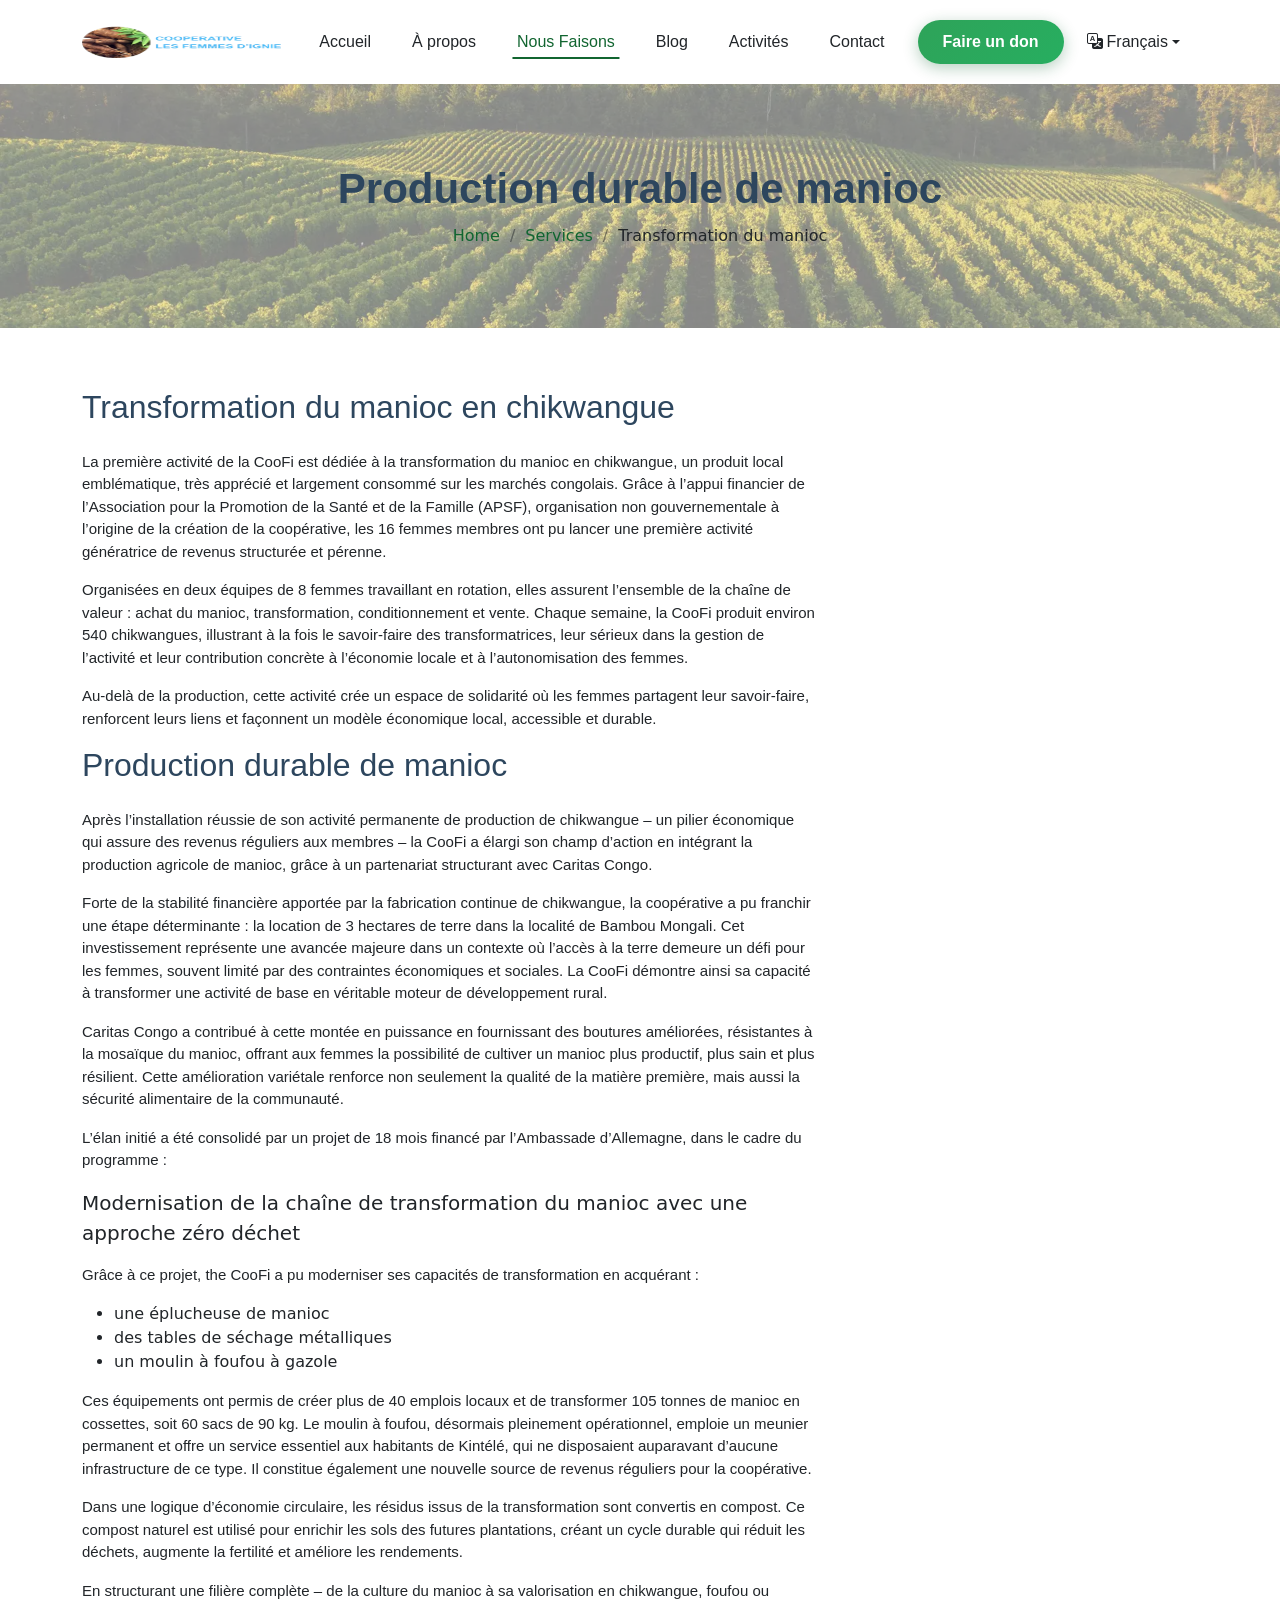
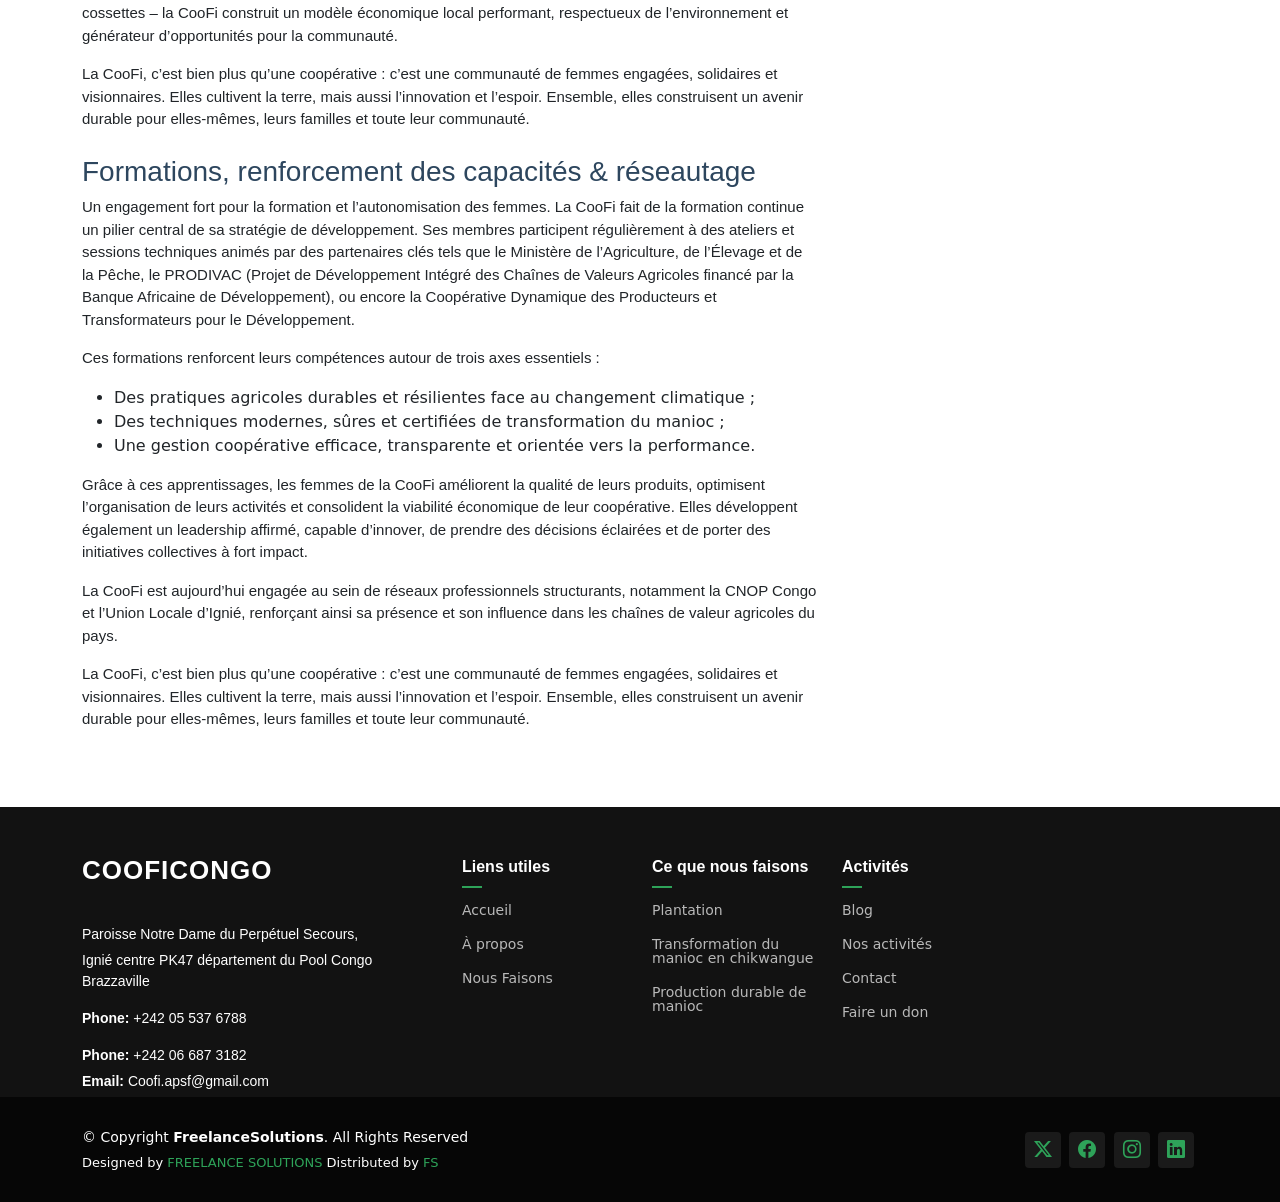
<file: our_service_info.html>
<!DOCTYPE html>
<html lang="fr">

<head>
    <meta charset="utf-8">
    <meta content="width=device-width, initial-scale=1.0" name="viewport">
    <title>Transformation du manioc — CooFi Congo</title>

    <!-- Favicons -->
    <link href="assets/img/logo2_icon.png" rel="icon">

    <!-- Vendor CSS Files -->
    <link href="assets/vendor/bootstrap/css/bootstrap.min.css" rel="stylesheet">
    <link href="assets/vendor/bootstrap-icons/bootstrap-icons.css" rel="stylesheet">
    <link href="assets/vendor/aos/aos.css" rel="stylesheet">
    <link href="assets/vendor/swiper/swiper-bundle.min.css" rel="stylesheet">
    <link href="assets/vendor/glightbox/css/glightbox.min.css" rel="stylesheet">

    <!-- Main CSS File -->
    <link href="assets/css/main.css" rel="stylesheet">
    <script src="assets/js/i18n.js" defer></script>

    <style>
        /* Section-specific typography for Production durable de manioc */
        #production-only h2 {
            font-family: "Arial Black", "Arial Black", Gadget, sans-serif;
            font-weight: normal;
        }

        #production-only p {
            font-family: Arial, Helvetica, sans-serif;
            font-size: 15px;
            font-weight: normal;
        }

        /* Transformation section */
        #transformation-manioc h2 {
            font-family: "Arial Black", "Arial Black", Gadget, sans-serif;
            font-weight: normal;
        }

        #transformation-manioc p {
            font-family: Arial, Helvetica, sans-serif;
            font-size: 15px;
            font-weight: normal;
        }

        /* Formations / reseautage section */
        #formations-reseautage h3 {
            font-family: "Arial Black", "Arial Black", Gadget, sans-serif;
            font-weight: normal;
        }

        #formations-reseautage p {
            font-family: Arial, Helvetica, sans-serif;
            font-size: 15px;
            font-weight: normal;
        }
    </style>

    <meta name="description" content="Transformation du manioc en chikwangue - CooFi Congo">
</head>

<body class="services-page">

    <!-- Header (copied from main site for consistency) -->
    <header id="header" class="header d-flex align-items-center position-relative">
        <div class="container-fluid container-xl position-relative d-flex align-items-center justify-content-between">

            <a href="index.html" class="logo d-flex align-items-center">
                <img src="assets/img/logo.png" alt="CooFICongo" width="200" height="400">
            </a>

            <nav class="desktop-nav">
                <ul class="nav-links">
                    <li><a href="index.html"><span data-i18n="nav.home">Accueil</span></a></li>
                    <li><a href="about.html"><span data-i18n="nav.about">À propos</span></a></li>
                    <li><a href="services.html" class="active"><span data-i18n="nav.services">Nous Faisons</span></a></li>
                    <!-- <li><a href="testimonials.html"><span data-i18n="nav.testimonials">Témoignages</span></a></li> -->
                    <li><a href="blog.php"><span data-i18n="nav.blog">Blog</span></a></li>
                    <li><a href="activity.php"><span data-i18n="nav.activities">Activités</span></a></li>
                    <li><a href="contact.html"><span data-i18n="nav.contact">Contact</span></a></li>
                    <li><a href="donation.html" class="btn-donate-nav"><span data-i18n="nav.donate">Faire un don</span></a></li>
                    <li class="dropdown language-dropdown">
                        <a href="#" class="dropdown-toggle" data-bs-toggle="dropdown" aria-expanded="false">
                            <i class="bi bi-translate me-1"></i><span data-i18n="lang.current">Français</span>
                        </a>
                        <ul class="dropdown-menu dropdown-menu-end">
                            <li><a class="dropdown-item" href="#" data-lang="fr">Français</a></li>
                            <li><a class="dropdown-item" href="#" data-lang="en">English</a></li>
                        </ul>
                    </li>
                </ul>
            </nav>

            <button class="btn d-lg-none" type="button" data-bs-toggle="modal" data-bs-target="#navbarModal" aria-label="Toggle mobile menu">
                <i class="bi bi-list" style="font-size: 32px; color: var(--nav-color);"></i>
            </button>

        </div>
    </header>

    <div class="modal fade" id="navbarModal" tabindex="-1" aria-labelledby="navbarModalLabel" aria-hidden="true">
        <div class="modal-dialog modal-fullscreen">
            <div class="modal-content">
                <div class="modal-header border-0">
                    <h5 class="modal-title" id="navbarModalLabel">
                        <img src="assets/img/logo.png" alt="CooFICongo" style="height: 40px;">
                    </h5>
                    <button type="button" class="btn-close" data-bs-dismiss="modal" aria-label="Close"></button>
                </div>
                <div class="modal-body">
                    <nav class="mobile-nav-menu">
                        <ul class="list-unstyled">
                            <li><a href="index.html" class="mobile-nav-link" data-bs-dismiss="modal"><i class="bi bi-house-door me-2"></i><span data-i18n="nav.home">Accueil</span></a></li>
                            <li><a href="about.html" class="mobile-nav-link" data-bs-dismiss="modal"><i class="bi bi-info-circle me-2"></i><span data-i18n="nav.about">À propos</span></a></li>
                            <li><a href="services.html" class="mobile-nav-link active" data-bs-dismiss="modal"><i class="bi bi-gear me-2"></i><span data-i18n="nav.services">Nous Faisons</span></a></li>
                            <!-- <li><a href="testimonials.html" class="mobile-nav-link" data-bs-dismiss="modal"><i class="bi bi-chat-quote me-2"></i><span data-i18n="nav.testimonials">Témoignages</span></a></li> -->
                            <li><a href="blog.php" class="mobile-nav-link" data-bs-dismiss="modal"><i class="bi bi-journal-text me-2"></i><span data-i18n="nav.blog">Blog</span></a></li>
                            <li><a href="activity.php" class="mobile-nav-link" data-bs-dismiss="modal"><i class="bi bi-calendar-event me-2"></i><span data-i18n="nav.activities">Activités</span></a></li>
                            <li><a href="contact.html" class="mobile-nav-link" data-bs-dismiss="modal"><i class="bi bi-envelope me-2"></i><span data-i18n="nav.contact">Contact</span></a></li>
                            <li><a href="donation.html" class="mobile-nav-link btn-donate-mobile" data-bs-dismiss="modal"><i class="bi bi-heart me-2"></i><span data-i18n="nav.donate">Faire un don</span></a></li>
                        </ul>
                        <div class="mt-4">
                            <div class="d-flex gap-2">
                                <button type="button" class="btn btn-outline-secondary btn-sm" data-lang="fr">Français</button>
                                <button type="button" class="btn btn-outline-secondary btn-sm" data-lang="en">English</button>
                            </div>
                        </div>
                    </nav>
                </div>
            </div>
        </div>
    </div>

    <main class="main">

        <!-- Page Title -->
        <div class="page-title light-background" data-aos="fade"
            style="background-image: url(assets/img/page-title-bg.webp);">
            <div class="container position-relative">
                <h1 id="production-title">Production durable de manioc</h1>
                <nav class="breadcrumbs">
                    <ol>
                        <li><a href="index.html">Home</a></li>
                        <li><a href="services.html">Services</a></li>
                        <li class="current">Transformation du manioc</li>
                    </ol>
                </nav>
            </div>
        </div><!-- End Page Title -->

        <!-- Service Detail Section -->
        <section id="service-detail" class="services section">
            <div class="container">
                <div class="row">
                    <div class="col-lg-8" data-aos="fade-up">
                        <article id="transformation-manioc" class="service-detail">
                            <h2 class="mb-4">Transformation du manioc en chikwangue</h2>
                            <p class="lead">La première activité de la CooFi est dédiée à la transformation du manioc en
                                chikwangue, un produit local emblématique, très apprécié et largement consommé sur les
                                marchés congolais. Grâce à l’appui financier de l’Association pour la Promotion de la
                                Santé et de la Famille (APSF), organisation non gouvernementale à l’origine de la
                                création de la coopérative, les 16 femmes membres ont pu lancer une première activité
                                génératrice de revenus structurée et pérenne.</p>

                            <p>Organisées en deux équipes de 8 femmes travaillant en rotation, elles assurent l’ensemble
                                de la chaîne de valeur : achat du manioc, transformation, conditionnement et vente.
                                Chaque semaine, la CooFi produit environ 540 chikwangues, illustrant à la fois le
                                savoir-faire des transformatrices, leur sérieux dans la gestion de l’activité et leur
                                contribution concrète à l’économie locale et à l’autonomisation des femmes.</p>

                            <p>Au-delà de la production, cette activité crée un espace de solidarité où les femmes
                                partagent leur savoir-faire, renforcent leurs liens et façonnent un modèle économique
                                local, accessible et durable.</p>
                        </article>
                    </div>


                </div>
            </div>

            <div class="container">
                <div class="row">
                    <div class="col-lg-8" data-aos="fade-up">
                        <article id="production-only" class="service-detail1">
                            <h2 class="mb-4">Production durable de manioc</h2>
                            <div>
                                <p>Après l’installation réussie de son activité permanente de production de chikwangue –
                                    un pilier économique qui assure des revenus réguliers aux membres – la CooFi a
                                    élargi son champ d’action en intégrant la production agricole de manioc, grâce à un
                                    partenariat structurant avec Caritas Congo.</p>

                                <p>Forte de la stabilité financière apportée par la fabrication continue de chikwangue,
                                    la coopérative a pu franchir une étape déterminante : la location de 3 hectares de
                                    terre dans la localité de Bambou Mongali. Cet investissement représente une avancée
                                    majeure dans un contexte où l’accès à la terre demeure un défi pour les femmes,
                                    souvent limité par des contraintes économiques et sociales. La CooFi démontre ainsi
                                    sa capacité à transformer une activité de base en véritable moteur de développement
                                    rural.</p>

                                <p>Caritas Congo a contribué à cette montée en puissance en fournissant des boutures
                                    améliorées, résistantes à la mosaïque du manioc, offrant aux femmes la possibilité
                                    de cultiver un manioc plus productif, plus sain et plus résilient. Cette
                                    amélioration variétale renforce non seulement la qualité de la matière première,
                                    mais aussi la sécurité alimentaire de la communauté.</p>

                                <p>L’élan initié a été consolidé par un projet de 18 mois financé par l’Ambassade
                                    d’Allemagne, dans le cadre du programme :</p>

                                <blockquote class="blockquote">
                                    Modernisation de la chaîne de transformation du manioc avec une approche zéro déchet
                                </blockquote>

                                <p>Grâce à ce projet, the CooFi a pu moderniser ses capacités de transformation en
                                    acquérant :</p>
                                <ul>
                                    <li>une éplucheuse de manioc</li>
                                    <li>des tables de séchage métalliques</li>
                                    <li>un moulin à foufou à gazole</li>
                                </ul>

                                <p>Ces équipements ont permis de créer plus de 40 emplois locaux et de transformer 105
                                    tonnes de  manioc en cossettes, soit 60 sacs de 90 kg. Le moulin à foufou,
                                    désormais pleinement opérationnel, emploie un meunier permanent et offre un service
                                    essentiel aux habitants de Kintélé, qui ne disposaient auparavant d’aucune
                                    infrastructure de ce type. Il constitue également une nouvelle source de revenus
                                    réguliers pour la coopérative.</p>

                                <p>Dans une logique d’économie circulaire, les résidus issus de la transformation sont
                                    convertis en compost. Ce compost naturel est utilisé pour enrichir les sols des
                                    futures plantations, créant un cycle durable qui réduit les déchets, augmente la
                                    fertilité et améliore les rendements.</p>

                                <p>En structurant une filière complète – de la culture du manioc à sa valorisation en
                                    chikwangue, foufou ou cossettes – la CooFi construit un modèle économique local
                                    performant, respectueux de l’environnement et générateur d’opportunités pour la
                                    communauté.</p>

                                <p class="lead">La CooFi, c’est bien plus qu’une coopérative : c’est une communauté de
                                    femmes engagées, solidaires et visionnaires. Elles cultivent la terre, mais aussi
                                    l’innovation et l’espoir. Ensemble, elles construisent un avenir durable pour
                                    elles-mêmes, leurs familles et toute leur communauté.</p>
                            </div>

                        </article>

                        <div id="formations-reseautage">
                            <h3 class="mt-4">Formations, renforcement des capacités & réseautage</h3>

                            <p>Un engagement fort pour la formation et l’autonomisation des femmes. La CooFi fait de la
                                formation continue un pilier central de sa stratégie de développement. Ses membres
                                participent régulièrement à des ateliers et sessions techniques animés par des
                                partenaires clés tels que le Ministère de l’Agriculture, de l’Élevage et de la Pêche, le
                                PRODIVAC (Projet de Développement Intégré des Chaînes de Valeurs Agricoles financé par
                                la Banque Africaine de Développement), ou encore la Coopérative Dynamique des
                                Producteurs et Transformateurs pour le Développement.</p>

                            <p>Ces formations renforcent leurs compétences autour de trois axes essentiels :</p>
                            <ul>
                                <li>Des pratiques agricoles durables et résilientes face au changement climatique ;</li>
                                <li>Des techniques modernes, sûres et certifiées de transformation du manioc ;</li>
                                <li>Une gestion coopérative efficace, transparente et orientée vers la performance.</li>
                            </ul>

                            <p>Grâce à ces apprentissages, les femmes de la CooFi améliorent la qualité de leurs
                                produits, optimisent l’organisation de leurs activités et consolident la viabilité
                                économique de leur coopérative. Elles développent également un leadership affirmé,
                                capable d’innover, de prendre des décisions éclairées et de porter des initiatives
                                collectives à fort impact.</p>

                            <p>La CooFi est aujourd’hui engagée au sein de réseaux professionnels structurants,
                                notamment la CNOP Congo et l’Union Locale d’Ignié, renforçant ainsi sa présence et son
                                influence dans les chaînes de valeur agricoles du pays.</p>

                            <p class="lead">La CooFi, c’est bien plus qu’une coopérative : c’est une communauté de
                                femmes engagées, solidaires et visionnaires. Elles cultivent la terre, mais aussi
                                l’innovation et l’espoir. Ensemble, elles construisent un avenir durable pour
                                elles-mêmes, leurs familles et toute leur communauté.</p>
                        </div>
                    </div>


                </div>
            </div>


        </section>

    </main>

    <!-- Footer (copied from index.html) -->
  <footer id="footer" class="footer dark-background">

    <div class="footer-top">
      <div class="container">
        <div class="row gy-4 stagger-animation">
          <div class="col-lg-4 col-md-6 footer-about">
            <a href="index.html" class="logo d-flex align-items-center">
              <span class="sitename">COOFICONGO</span>
            </a>
            <div class="footer-contact pt-3">
              <p>Paroisse Notre Dame du Perpétuel Secours, </p>
              <p>Ignié centre PK47 département du Pool Congo Brazzaville</p>
              <p class="mt-3"><strong>Phone:</strong> <span>+242 05 537 6788</span></p>
              <p class="mt-3"><strong>Phone:</strong> <span>+242 06 687 3182</span></p>
              <p><strong>Email:</strong> <span>Coofi.apsf@gmail.com</span></p>
            </div>
          </div>

          <div class="col-lg-2 col-md-3 footer-links">
            <h4 data-i18n="footer.useful_links">Liens utiles</h4>
            <ul>
              <li><a href="index.html" data-i18n="footer.home">Accueil</a></li>
              <li><a href="about.html" data-i18n="footer.about">À propos</a></li>
              <li><a href="services.html" data-i18n="footer.services">Nous Faisons</a></li>
              <!-- <li><a href="testimonials.html">Testimonials</a></li> -->
              <!-- <li><a href="#">Privacy policy</a></li> -->
            </ul>
          </div>

          <div class="col-lg-2 col-md-3 footer-links">
            <h4 data-i18n="footer.what_we_do">Ce que nous faisons</h4>
            <ul>
              <li><a href="our_service_info.html#production-only">Plantation</a></li>
              <li><a href="our_service_info.html#transformation-manioc">Transformation du manioc en chikwangue</a></li>
              <li><a href="our_service_info.html#production-only">Production durable de manioc</a></li>
              <li><a href="#services"></a></li>
              <li><a href="#services"></a></li>
            </ul>
          </div>

          <div class="col-lg-2 col-md-3 footer-links">
            <h4 data-i18n="footer.activities">Activités</h4>
            <ul>
              <li><a href="blog.php" data-i18n="footer.blog">Blog</a></li>
              <li><a href="activity.php" data-i18n="footer.our_activities">Nos activités</a></li>
              <li><a href="contact.html" data-i18n="footer.contact">Contact</a></li>
              <li><a href="donation.html" data-i18n="footer.donate">Faire un don</a></li>
            </ul>
          </div>

        </div>
      </div>
    </div>

    <div class="copyright text-center">
      <div class="container d-flex flex-column flex-lg-row justify-content-center justify-content-lg-between align-items-center">

        <div class="d-flex flex-column align-items-center align-items-lg-start">
          <div>
            © Copyright <strong><span>FreelanceSolutions</span></strong>. All Rights Reserved
          </div>
          <div class="credits">
            <!-- All the links in the footer should remain intact. -->
            <!-- You can delete the links only if you purchased the pro version. -->
            <!-- Licensing information: https://bootstrapmade.com/license/ -->
            <!-- Purchase the pro version with working PHP/AJAX contact form: https://bootstrapmade.com/herobiz-bootstrap-business-template/ -->
            Designed by <a href="https://freelancesoutions.vercel.app/">FREELANCE SOLUTIONS</a> Distributed by <a href="https://freelancesoutions.vercel.app/">FS</a>
          </div>
        </div>

        <div class="social-links order-first order-lg-last mb-3 mb-lg-0">
          <a href=""><i class="bi bi-twitter-x"></i></a>
          <a href=""><i class="bi bi-facebook"></i></a>
          <a href=""><i class="bi bi-instagram"></i></a>
          <a href=""><i class="bi bi-linkedin"></i></a>
        </div>

      </div>
    </div>

  </footer>

    <!-- Scroll Top -->
    <a href="#" id="scroll-top" class="scroll-top d-flex align-items-center justify-content-center"><i
            class="bi bi-arrow-up-short"></i></a>

    <!-- Preloader -->
    <div id="preloader"></div>

    <!-- Vendor JS Files -->
    <script src="assets/vendor/bootstrap/js/bootstrap.bundle.min.js"></script>
    <script src="assets/vendor/php-email-form/validate.js"></script>
    <script src="assets/vendor/aos/aos.js"></script>
    <script src="assets/vendor/swiper/swiper-bundle.min.js"></script>
    <script src="assets/vendor/glightbox/js/glightbox.min.js"></script>

    <!-- Main JS File -->
    <script src="assets/js/main.js"></script>
    <script>
        // If the page is loaded with a hash like #production-manioc,
        // show only that section by injecting the clone into <main>,
        // preserving the header and footer for context.
        document.addEventListener('DOMContentLoaded', function () {
            try {
                var hash = window.location.hash;
                if (hash) {
                    var id = hash.slice(1);
                    var target = document.getElementById(id);
                    if (target) {
                        var main = document.querySelector('main');
                        // Create minimal container for the cloned content
                        var container = document.createElement('div');
                        container.className = 'container my-5';

                        var back = document.createElement('a');
                        back.href = 'index.html';
                        back.className = 'btn btn-secondary mb-3';
                        back.textContent = '← Retour';
                        container.appendChild(back);

                        var clone = target.cloneNode(true);
                        container.appendChild(clone);

                        if (main) {
                            // Remove all children of main and insert our container
                            while (main.firstChild) main.removeChild(main.firstChild);
                            main.appendChild(container);
                        } else {
                            // Fallback: replace body (keeps head/styles)
                            document.body.innerHTML = '';
                            document.body.appendChild(container);
                        }
                    }
                }
            } catch (e) {
                console.error('Error applying single-section view:', e);
            }
        });
    </script>

</body>

</html>
</file>
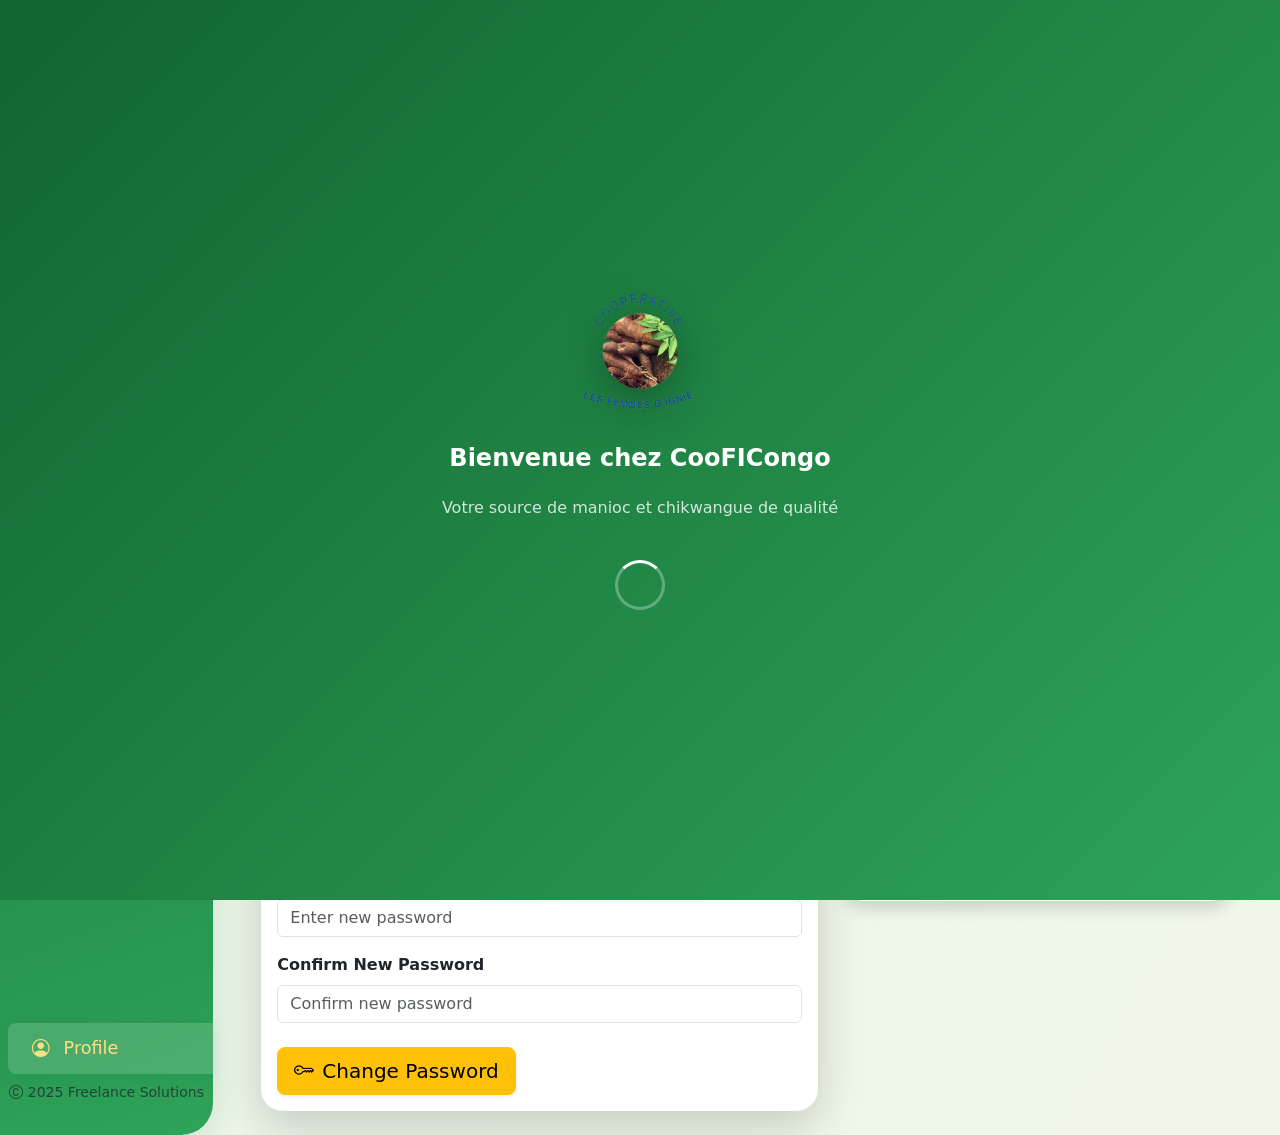
<file: profile.html>
<!DOCTYPE html>
<html lang="en">

<head>
    <meta charset="utf-8">
    <meta name="viewport" content="width=device-width, initial-scale=1.0">
    <title>Profile - CooFICongo</title>
    <!-- Favicons -->
    <link href="assets/img/logo2_icon.png" rel="icon">
    <link href="assets/vendor/bootstrap/css/bootstrap.min.css" rel="stylesheet">
    <link href="assets/vendor/bootstrap-icons/bootstrap-icons.css" rel="stylesheet">
    <link href="assets/css/main.css" rel="stylesheet">
</head>

<body style="background: linear-gradient(135deg, #e8f5e9 0%, #f1f8e9 100%); min-height: 100vh;">
    <div class="container-fluid dashboard-bg p-0">
        <div class="row min-vh-100 g-0">
            <!-- Sidebar -->
            <nav class="col-md-2 d-none d-md-block sidebar-glass sidebar py-4 px-0 position-relative">
                <div class="sidebar-sticky d-flex flex-column align-items-center h-100">
                    <div class="text-center mb-4 mt-2 animate-on-scroll fade-in-down">
                        <img src="assets/img/logo.png" alt="Logo">
                        <h5 class="mt-3 mb-0" style="font-family: var(--heading-font); letter-spacing: 1px;">CooFICongo
                        </h5>
                        <span class="badge bg-success bg-gradient mt-2 px-3 py-1 shadow-sm">Dashboard</span>
                    </div>
                    <ul class="nav flex-column w-100 mt-4">
                        <li class="nav-item mb-2">
                            <a class="nav-link sidebar-link" id="blog-tab" href="blogpost.php">
                                <i class="bi bi-journal-text me-2"></i> Blog Post
                            </a>
                        </li>
                        <li class="nav-item mb-2">
                            <a class="nav-link sidebar-link" id="events-tab" href="event.html">
                                <i class="bi bi-calendar-event me-2"></i> Events
                            </a>
                        </li>
                    </ul>
                    <div class="mt-auto w-100">
                        <ul class="nav flex-column w-100">
                            <li class="nav-item mb-2">
                                <a class="nav-link sidebar-link active" id="profile-tab" href="profile.php">
                                    <i class="bi bi-person-circle me-2"></i> Profile
                                </a>
                            </li>
                        </ul>
                        <div class="mb-2 text-center small text-muted">
                            <i class="bi bi-c-circle"></i> 2025 Freelance Solutions
                        </div>
                    </div>
                </div>
            </nav>
            <!-- Main Content -->
            <main class="col-md-10 ms-sm-auto px-5 py-4 position-relative dashboard-main">
                <!-- Header Bar -->
                <div
                    class="d-flex align-items-center justify-content-between mb-4 animate-on-scroll fade-in-down dashboard-header-glass">
                    <div class="d-flex align-items-center gap-3">
                        <i class="bi bi-person-circle fs-3 text-success"></i>
                        <span class="fs-4 fw-bold"
                            style="font-family: var(--heading-font); color: var(--heading-color); letter-spacing: 1px;">My
                            Profile</span>
                    </div>
                    <div class="d-flex align-items-center gap-3">
                        <span class="badge bg-success bg-gradient px-3 py-2 shadow-sm">Admin</span>
                        <img src="assets/img/team/team-1.jpg" alt="User"
                            class="rounded-circle border border-2 border-success"
                            style="width: 40px; height: 40px; object-fit: cover;">
                    </div>
                </div>
                <div class="dashboard-page animate-on-scroll fade-in-up">
                    <div class="row g-4">
                        <!-- Profile Information Card -->
                        <div class="col-lg-7">
                            <div class="card dashboard-card-glass hover-lift shadow-lg border-0 mb-4">
                                <div class="card-body">
                                    <h2 class="mb-3 fw-bold"
                                        style="font-family: var(--heading-font); color: var(--accent-color); letter-spacing: 1px;">
                                        <i class="bi bi-person-badge me-2"></i>Profile Information
                                    </h2>

                                    <!-- Success/Error Messages -->
                                    <div id="messageContainer"></div>

                                    <form action="php/updateprofile.php" method="post" enctype="multipart/form-data">
                                        <div class="row">
                                            <div class="col-md-6 mb-3">
                                                <label for="username" class="form-label fw-semibold">Username</label>
                                                <input type="text" class="form-control" id="username" name="username"
                                                    placeholder="Enter username" value="John Doe" required>
                                            </div>
                                            <div class="col-md-6 mb-3">
                                                <label for="email" class="form-label fw-semibold">Email</label>
                                                <input type="email" class="form-control" id="email" name="email"
                                                    placeholder="Enter email" value="john@example.com" required>
                                            </div>
                                        </div>

                                        <div class="row">
                                            <div class="col-md-6 mb-3">
                                                <label for="phone" class="form-label fw-semibold">Phone Number</label>
                                                <input type="tel" class="form-control" id="phone" name="phone"
                                                    placeholder="Enter phone number" value="+243 123 456 789">
                                            </div>
                                            <div class="col-md-6 mb-3">
                                                <label for="role" class="form-label fw-semibold">Role</label>
                                                <input type="text" class="form-control" id="role" name="role"
                                                    value="Admin" disabled>
                                            </div>
                                        </div>

                                        <div class="mb-3">
                                            <label for="bio" class="form-label fw-semibold">Bio</label>
                                            <textarea class="form-control" id="bio" name="bio" rows="3"
                                                placeholder="Tell us about yourself...">Passionate about cooperative development and community building.</textarea>
                                        </div>

                                        <div class="mb-3">
                                            <label for="profile_image" class="form-label fw-semibold">Profile
                                                Picture</label>
                                            <input class="form-control" type="file" id="profile_image"
                                                name="profile_image" accept="image/*">
                                            <small class="text-muted">Upload a new profile picture (optional)</small>
                                        </div>

                                        <button type="submit" class="btn btn-success btn-lg mt-2 shadow-sm">
                                            <i class="bi bi-check-circle me-2"></i>Update Profile
                                        </button>
                                    </form>
                                </div>
                            </div>

                            <!-- Change Password Card -->
                            <div class="card dashboard-card-glass hover-lift shadow-lg border-0">
                                <div class="card-body">
                                    <h2 class="mb-3 fw-bold"
                                        style="font-family: var(--heading-font); color: var(--accent-color); letter-spacing: 1px;">
                                        <i class="bi bi-shield-lock me-2"></i>Change Password
                                    </h2>

                                    <form action="php/changepassword.php" method="post">
                                        <div class="mb-3">
                                            <label for="current_password" class="form-label fw-semibold">Current
                                                Password</label>
                                            <input type="password" class="form-control" id="current_password"
                                                name="current_password" placeholder="Enter current password" required>
                                        </div>
                                        <div class="mb-3">
                                            <label for="new_password" class="form-label fw-semibold">New
                                                Password</label>
                                            <input type="password" class="form-control" id="new_password"
                                                name="new_password" placeholder="Enter new password" required>
                                        </div>
                                        <div class="mb-3">
                                            <label for="confirm_password" class="form-label fw-semibold">Confirm New
                                                Password</label>
                                            <input type="password" class="form-control" id="confirm_password"
                                                name="confirm_password" placeholder="Confirm new password" required>
                                        </div>

                                        <button type="submit" class="btn btn-warning btn-lg mt-2 shadow-sm">
                                            <i class="bi bi-key me-2"></i>Change Password
                                        </button>
                                    </form>
                                </div>
                            </div>
                        </div>

                        <!-- Profile Stats & Info Sidebar -->
                        <div class="col-lg-5">
                            <!-- Profile Picture Card -->
                            <div
                                class="card dashboard-card-glass hover-glow shadow border-0 animate-on-scroll fade-in-right mb-4">
                                <div class="card-body text-center">
                                    <div class="mb-3">
                                        <img src="assets/img/team/team-1.jpg" alt="Profile Picture"
                                            class="rounded-circle border border-3 border-success"
                                            style="width: 150px; height: 150px; object-fit: cover;">
                                    </div>
                                    <h4 class="fw-bold text-success mb-1">John Doe</h4>
                                    <p class="text-muted mb-2">
                                        <i class="bi bi-envelope me-1"></i>john@example.com
                                    </p>
                                    <span class="badge bg-success bg-gradient px-3 py-2">Admin</span>
                                </div>
                            </div>

                            <!-- Account Statistics -->
                            <div class="card dashboard-card-glass hover-glow shadow border-0 mb-4">
                                <div class="card-body">
                                    <h6 class="fw-bold mb-3 text-center">
                                        <i class="bi bi-graph-up text-success me-2"></i>Account Statistics
                                    </h6>
                                    <div class="d-flex justify-content-around mt-3">
                                        <div class="text-center">
                                            <span class="fs-4 fw-bold text-success">12</span><br>
                                            <span class="text-muted small">Posts</span>
                                        </div>
                                        <div class="text-center">
                                            <span class="fs-4 fw-bold text-success">5</span><br>
                                            <span class="text-muted small">Events</span>
                                        </div>
                                        <div class="text-center">
                                            <span class="fs-4 fw-bold text-success">1.2k</span><br>
                                            <span class="text-muted small">Views</span>
                                        </div>
                                    </div>
                                </div>
                            </div>

                            <!-- Account Details -->
                            <div class="card dashboard-card-glass hover-glow shadow border-0">
                                <div class="card-body">
                                    <h6 class="fw-bold mb-3">
                                        <i class="bi bi-info-circle text-success me-2"></i>Account Details
                                    </h6>
                                    <div class="mb-3">
                                        <small class="text-muted">Member Since</small>
                                        <p class="mb-0 fw-semibold">
                                            <i class="bi bi-calendar3 me-1 text-success"></i>January 15, 2024
                                        </p>
                                    </div>
                                    <div class="mb-3">
                                        <small class="text-muted">Last Login</small>
                                        <p class="mb-0 fw-semibold">
                                            <i class="bi bi-clock me-1 text-success"></i>Oct 29, 2025 - 10:30 AM
                                        </p>
                                    </div>
                                    <div class="mb-3">
                                        <small class="text-muted">Account Status</small>
                                        <p class="mb-0">
                                            <span class="badge bg-success">Active</span>
                                        </p>
                                    </div>
                                    <hr>
                                    <div class="d-grid gap-2">
                                        <a href="php/logout.php" class="btn btn-outline-danger btn-sm">
                                            <i class="bi bi-box-arrow-right me-2"></i>Logout
                                        </a>
                                    </div>
                                </div>
                            </div>
                        </div>
                    </div>
                </div>
            </main>
        </div>
    </div>
    <style>
        .dashboard-bg {
            background: linear-gradient(120deg, #e8f5e9 0%, #f1f8e9 100%);
            min-height: 100vh;
        }

        .sidebar-glass {
            background: linear-gradient(160deg, #116530 0%, #2ea359 100%);
            box-shadow: 0 8px 32px 0 rgba(17, 101, 48, 0.15);
            border-top-right-radius: 32px;
            border-bottom-right-radius: 32px;
            min-height: 100vh;
            position: relative;
            z-index: 2;
        }

        .sidebar-link {
            color: #fff !important;
            font-weight: 500;
            font-size: 1.1rem;
            border-radius: 8px 0 0 8px;
            padding: 12px 24px;
            margin-left: 8px;
            transition: background 0.2s, color 0.2s, box-shadow 0.2s;
        }

        .sidebar-link.active,
        .sidebar-link:hover {
            background: rgba(255, 255, 255, 0.15);
            color: #ffe082 !important;
            box-shadow: 0 4px 16px 0 rgba(17, 101, 48, 0.10);
        }

        .dashboard-main {
            background: transparent;
            min-height: 100vh;
            z-index: 1;
        }

        .dashboard-header-glass {
            background: rgba(255, 255, 255, 0.85);
            border-radius: 18px;
            box-shadow: 0 4px 24px 0 rgba(46, 163, 89, 0.08);
            padding: 18px 32px;
            margin-bottom: 32px;
            border: 1px solid #e0f2f1;
        }

        .dashboard-card-glass {
            background: rgba(255, 255, 255, 0.92);
            border-radius: 22px;
            box-shadow: 0 8px 32px 0 rgba(46, 163, 89, 0.10);
            border: 1px solid #e0f2f1;
            transition: box-shadow 0.3s, transform 0.3s;
        }

        .dashboard-card-glass:hover {
            box-shadow: 0 16px 48px 0 rgba(46, 163, 89, 0.18);
            transform: translateY(-6px) scale(1.01);
        }

        .dashboard-page {
            animation: fadeInUp 1s;
        }

        @media (max-width: 991px) {
            .sidebar-glass {
                border-radius: 0 0 32px 32px;
                min-height: auto;
            }

            .dashboard-main {
                padding: 2rem 1rem !important;
            }
        }
    </style>
    <script src="assets/vendor/bootstrap/js/bootstrap.bundle.min.js"></script>
    <script src="assets/js/main.js"></script>
    <script>
        // Display success/error messages from URL parameters
        window.addEventListener('DOMContentLoaded', function () {
            const urlParams = new URLSearchParams(window.location.search);
            const messageContainer = document.getElementById('messageContainer');

            if (urlParams.has('success')) {
                const success = urlParams.get('success');
                let message = '';

                if (success === 'profile_updated') {
                    message = 'Profile updated successfully!';
                } else if (success === 'password_changed') {
                    message = 'Password changed successfully!';
                }

                if (message) {
                    messageContainer.innerHTML = `
                        <div class="alert alert-success alert-dismissible fade show" role="alert">
                            <i class="bi bi-check-circle me-2"></i>${message}
                            <button type="button" class="btn-close" data-bs-dismiss="alert"></button>
                        </div>
                    `;
                }
            } else if (urlParams.has('error')) {
                const error = urlParams.get('error');
                let message = '';

                switch (error) {
                    case 'not_logged_in':
                        message = 'Please log in to view your profile.';
                        break;
                    case 'empty_fields':
                        message = 'Please fill in all required fields.';
                        break;
                    case 'password_mismatch':
                        message = 'New passwords do not match.';
                        break;
                    case 'incorrect_password':
                        message = 'Current password is incorrect.';
                        break;
                    case 'update_failed':
                        message = 'Failed to update profile. Please try again.';
                        break;
                    default:
                        message = 'An error occurred. Please try again.';
                }

                if (message) {
                    messageContainer.innerHTML = `
                        <div class="alert alert-danger alert-dismissible fade show" role="alert">
                            <i class="bi bi-exclamation-triangle me-2"></i>${message}
                            <button type="button" class="btn-close" data-bs-dismiss="alert"></button>
                        </div>
                    `;
                }
            }

            // Remove URL parameters after displaying message
            if (urlParams.has('success') || urlParams.has('error')) {
                const cleanUrl = window.location.pathname;
                window.history.replaceState({}, document.title, cleanUrl);
            }
        });
    </script>
</body>

</html>
</file>
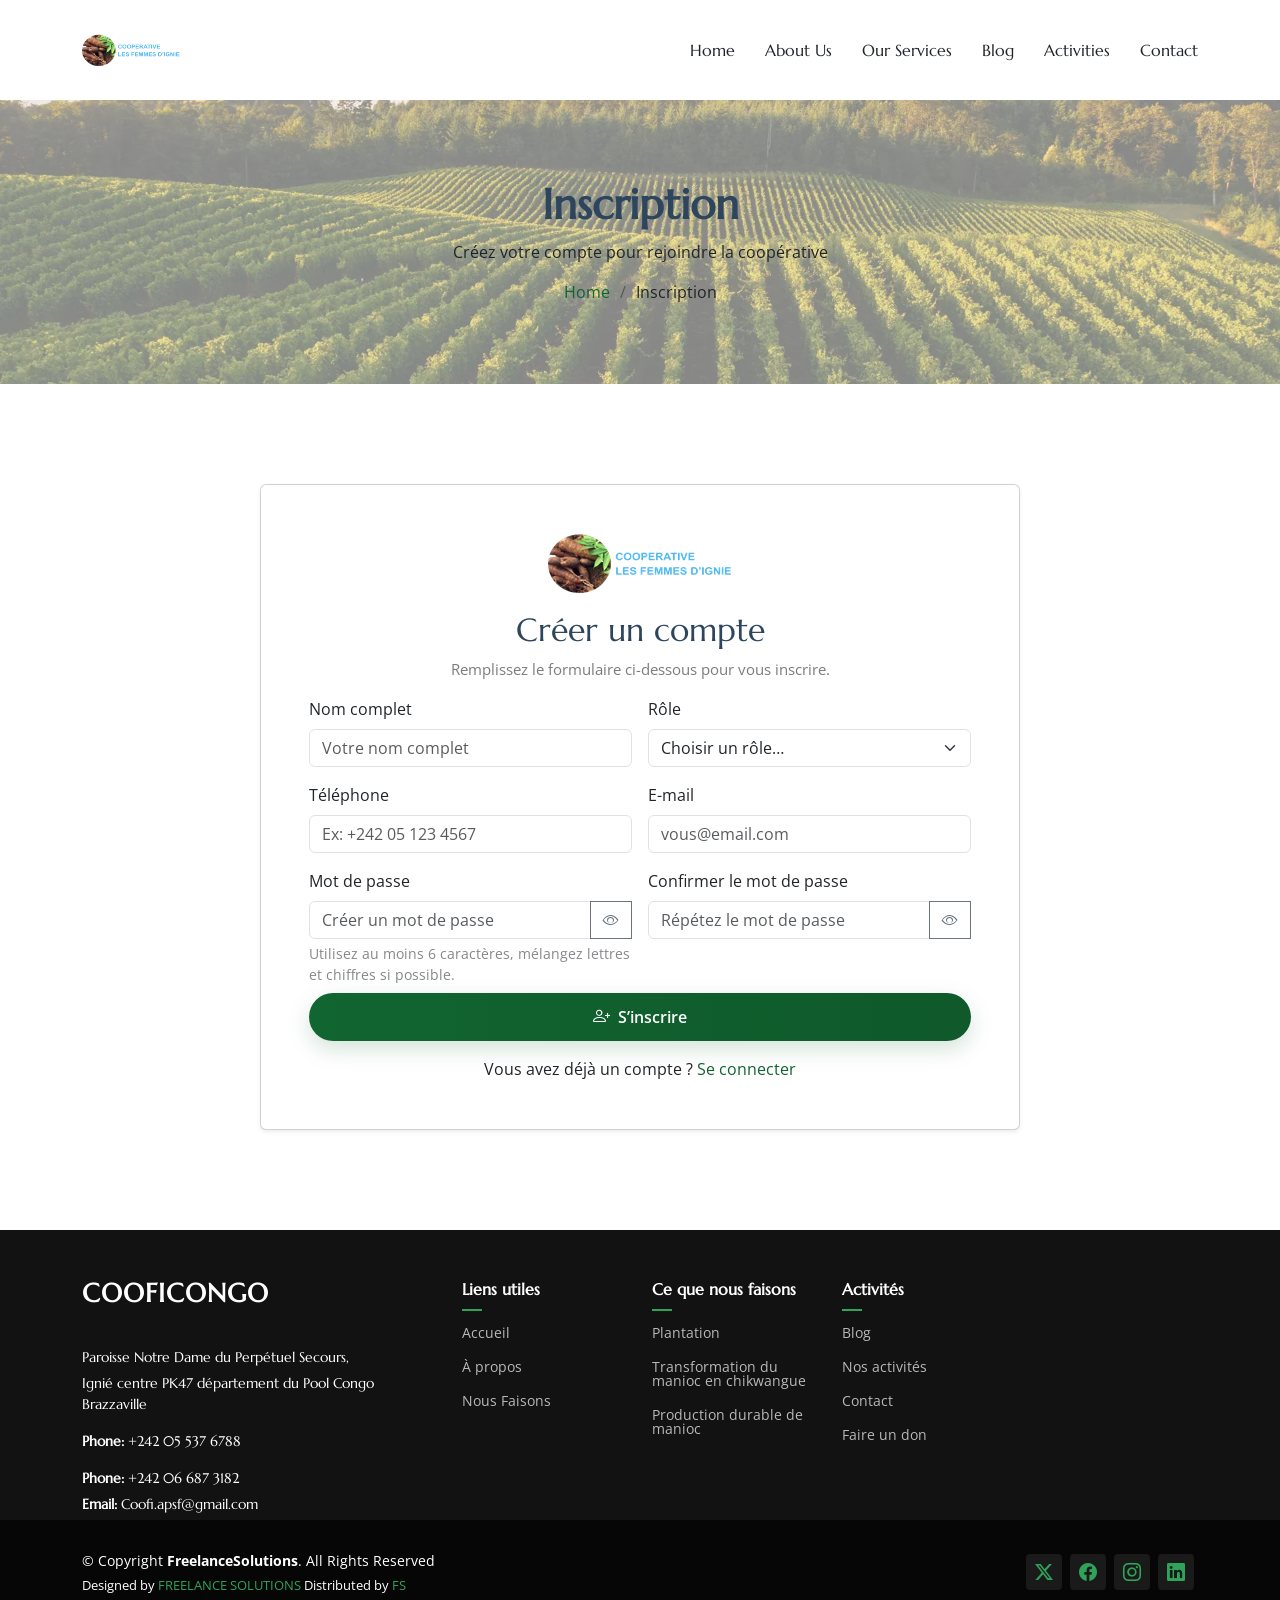
<file: reg.html>
<!DOCTYPE html>
<html lang="fr">

<head>
    <meta charset="utf-8">
    <meta content="width=device-width, initial-scale=1.0" name="viewport">
    <title>Inscription - Cooficongo</title>

    <!-- Favicons -->
    <link href="assets/img/logo2_icon.png" rel="icon">
    <link href="assets/img/logo2_icon.png" rel="logo2_icon">

    <!-- Fonts & Vendor CSS -->
    <link href="https://fonts.googleapis.com" rel="preconnect">
    <link href="https://fonts.gstatic.com" rel="preconnect" crossorigin>
    <link
        href="https://fonts.googleapis.com/css2?family=Open+Sans:wght@300;400;600;700&family=Marcellus:wght@400&display=swap"
        rel="stylesheet">
    <link href="assets/vendor/bootstrap/css/bootstrap.min.css" rel="stylesheet">
    <link href="assets/vendor/bootstrap-icons/bootstrap-icons.css" rel="stylesheet">

    <!-- Main CSS -->
    <link href="assets/css/main.css" rel="stylesheet">

    <style>
        /* Center the card and keep spacing consistent with login */
        .register-card {
            max-width: 760px;
            width: 100%;
            margin: 40px auto;
        }

        .register-logo {
            max-height: 64px;
            margin-bottom: 18px;
        }

        .form-note {
            font-size: 0.95rem;
            color: color-mix(in srgb, var(--default-color), transparent 40%);
        }

        @media (max-width: 576px) {
            .register-card {
                margin: 20px;
            }
        }

        /* Primary action button, matching site accent */
        .register-card .btn-get-started {
            display: inline-flex;
            align-items: center;
            justify-content: center;
            width: 100%;
            background: linear-gradient(90deg, var(--accent-color), color-mix(in srgb, var(--accent-color), black 12%)) !important;
            color: var(--contrast-color) !important;
            border: none;
            padding: 12px 18px;
            font-weight: 600;
            border-radius: 50px;
            box-shadow: 0 8px 22px rgba(17, 101, 48, 0.18);
            transition: transform 0.12s ease, box-shadow 0.18s ease, background 0.18s ease;
        }

        .register-card .btn-get-started:hover,
        .register-card .btn-get-started:focus {
            transform: translateY(-2px);
            box-shadow: 0 14px 36px rgba(17, 101, 48, 0.22);
            background: linear-gradient(90deg, color-mix(in srgb, var(--accent-color), white 6%), color-mix(in srgb, var(--accent-color), black 10%));
        }

        .register-card .btn-get-started i {
            font-size: 1.05rem;
            line-height: 1;
        }

        .register-card .btn-get-started:focus {
            outline: 3px solid color-mix(in srgb, var(--accent-color), white 80%);
            outline-offset: 2px;
        }

        .input-hint {
            font-size: .875rem;
            color: color-mix(in srgb, var(--default-color), transparent 45%);
        }
    </style>

</head>

<body class="auth-page">

    <!-- Header (consistent with Login page) -->
    <header id="header" class="header d-flex align-items-center position-relative">
        <div class="container-fluid container-xl position-relative d-flex align-items-center justify-content-between">

            <a href="index.html" class="logo d-flex align-items-center">
                <img src="assets/img/logo.png" alt="Cooficongo logo">
            </a>

            <nav id="navmenu" class="navmenu stagger-animation">
                <ul>
                    <li><a href="index.html">Home</a></li>
                    <li><a href="about.html">About Us</a></li>
                    <li><a href="services.html">Our Services</a></li>
                    <!-- <li><a href="testimonials.html">Testimonials</a></li> -->
                    <li><a href="blog.php">Blog</a></li>
                    <li><a href="activity.php">Activities</a></li>
                    <li><a href="contact.html">Contact</a></li>
                </ul>
                <i class="mobile-nav-toggle d-xl-none bi bi-list"></i>
            </nav>

        </div>
    </header>

    <main class="main">

        <!-- Page Title -->
        <div class="page-title light-background" style="background-image: url(assets/img/page-title-bg.webp);">
            <div class="container position-relative">
                <h1>Inscription</h1>
                <p>Créez votre compte pour rejoindre la coopérative</p>
                <nav class="breadcrumbs">
                    <ol>
                        <li><a href="index.html">Home</a></li>
                        <li class="current">Inscription</li>
                    </ol>
                </nav>
            </div>
        </div><!-- End Page Title -->

        <!-- Register Section -->
        <section id="register" class="section">
            <div class="container">
                <div class="row justify-content-center">
                    <div class="col-12 col-lg-10">
                        <div class="register-card card shadow-sm">
                            <div class="card-body p-5">
                                <div class="text-center mb-3">
                                    <img src="assets/img/logo.png" alt="logo" class="register-logo">
                                    <h2 class="mb-2">Créer un compte</h2>
                                    <p class="form-note">Remplissez le formulaire ci-dessous pour vous inscrire.</p>
                                </div>

                                <form method="post" action="php/reg.php" class="needs-validation" novalidate>
                                    <div class="row g-3">
                                        <div class="col-12 col-md-6">
                                            <label for="fullname" class="form-label">Nom complet</label>
                                            <input type="text" class="form-control" id="fullname" name="fullname"
                                                placeholder="Votre nom complet" required>
                                            <div class="invalid-feedback">Le nom complet est requis.</div>
                                        </div>

                                        <div class="col-12 col-md-6">
                                            <label for="role" class="form-label">Rôle</label>
                                            <select class="form-select" id="role" name="role" required>
                                                <option value="" selected disabled>Choisir un rôle…</option>
                                                <option value="member">Support</option>
                                                <option value="farmer">Manager</option>
                                                <option value="vendor">Employé</option>
                                            </select>
                                            <div class="invalid-feedback">Veuillez sélectionner votre rôle.</div>
                                        </div>

                                        <div class="col-12 col-md-6">
                                            <label for="phone" class="form-label">Téléphone</label>
                                            <input type="tel" class="form-control" id="phone" name="phone"
                                                inputmode="tel" placeholder="Ex: +242 05 123 4567" required>
                                            <div class="invalid-feedback">Le numéro de téléphone est requis.</div>
                                        </div>

                                        <div class="col-12 col-md-6">
                                            <label for="email" class="form-label">E-mail</label>
                                            <input type="email" class="form-control" id="email" name="email"
                                                placeholder="vous@email.com" required>
                                            <div class="invalid-feedback">Veuillez fournir une adresse e-mail valide.
                                            </div>
                                        </div>

                                        <div class="col-12 col-md-6">
                                            <label for="password" class="form-label">Mot de passe</label>
                                            <div class="input-group">
                                                <input type="password" class="form-control" id="password"
                                                    name="password" placeholder="Créer un mot de passe" minlength="6"
                                                    required>
                                                <button class="btn btn-outline-secondary" type="button"
                                                    id="togglePassword" aria-label="Afficher/Cacher le mot de passe"><i
                                                        class="bi bi-eye"></i></button>
                                                <div class="invalid-feedback">Le mot de passe doit contenir au moins 6
                                                    caractères.</div>
                                            </div>
                                            <div class="input-hint mt-1">Utilisez au moins 6 caractères, mélangez
                                                lettres et chiffres si possible.</div>
                                        </div>

                                        <div class="col-12 col-md-6">
                                            <label for="confirm_password" class="form-label">Confirmer le mot de
                                                passe</label>
                                            <div class="input-group">
                                                <input type="password" class="form-control" id="confirm_password"
                                                    name="confirm_password" placeholder="Répétez le mot de passe"
                                                    required>
                                                <button class="btn btn-outline-secondary" type="button"
                                                    id="toggleConfirm" aria-label="Afficher/Cacher la confirmation"><i
                                                        class="bi bi-eye"></i></button>
                                                <div class="invalid-feedback">Les mots de passe doivent correspondre.
                                                </div>
                                            </div>
                                        </div>

                                        <!-- <div class="col-12">
                                            <div class="form-check">
                                                <input class="form-check-input" type="checkbox" value="1" id="terms"
                                                    required>
                                                <label class="form-check-label" for="terms">
                                                    J’accepte les <a href="testimonials.html">conditions
                                                        d’utilisation</a> et la politique de confidentialité.
                                                </label>
                                                <div class="invalid-feedback">Vous devez accepter les conditions pour
                                                    continuer.</div>
                                            </div>
                                        </div> -->

                                        <div class="col-12 d-grid mt-2">
                                            <button type="submit" class="btn btn-get-started"><i
                                                    class="bi bi-person-plus me-2"
                                                    aria-hidden="true"></i>S’inscrire</button>
                                        </div>

                                        <div class="col-12 text-center mt-3">
                                            <p class="mb-0">Vous avez déjà un compte ? <a href="Login.html">Se
                                                    connecter</a></p>
                                        </div>
                                    </div>
                                </form>

                            </div>
                        </div>
                    </div>
                </div>
            </div>
        </section>

    </main>

    <!-- Footer (consistent with site) -->
  <footer id="footer" class="footer dark-background">

    <div class="footer-top">
      <div class="container">
        <div class="row gy-4 stagger-animation">
          <div class="col-lg-4 col-md-6 footer-about">
            <a href="index.html" class="logo d-flex align-items-center">
              <span class="sitename">COOFICONGO</span>
            </a>
            <div class="footer-contact pt-3">
              <p>Paroisse Notre Dame du Perpétuel Secours, </p>
              <p>Ignié centre PK47 département du Pool Congo Brazzaville</p>
              <p class="mt-3"><strong>Phone:</strong> <span>+242 05 537 6788</span></p>
              <p class="mt-3"><strong>Phone:</strong> <span>+242 06 687 3182</span></p>
              <p><strong>Email:</strong> <span>Coofi.apsf@gmail.com</span></p>
            </div>
          </div>

          <div class="col-lg-2 col-md-3 footer-links">
            <h4 data-i18n="footer.useful_links">Liens utiles</h4>
            <ul>
              <li><a href="index.html" data-i18n="footer.home">Accueil</a></li>
              <li><a href="about.html" data-i18n="footer.about">À propos</a></li>
              <li><a href="services.html" data-i18n="footer.services">Nous Faisons</a></li>
              <!-- <li><a href="testimonials.html">Testimonials</a></li> -->
              <!-- <li><a href="#">Privacy policy</a></li> -->
            </ul>
          </div>

          <div class="col-lg-2 col-md-3 footer-links">
            <h4 data-i18n="footer.what_we_do">Ce que nous faisons</h4>
            <ul>
              <li><a href="our_service_info.html#production-only">Plantation</a></li>
              <li><a href="our_service_info.html#transformation-manioc">Transformation du manioc en chikwangue</a></li>
              <li><a href="our_service_info.html#production-only">Production durable de manioc</a></li>
              <li><a href="#services"></a></li>
              <li><a href="#services"></a></li>
            </ul>
          </div>

          <div class="col-lg-2 col-md-3 footer-links">
            <h4 data-i18n="footer.activities">Activités</h4>
            <ul>
              <li><a href="blog.php" data-i18n="footer.blog">Blog</a></li>
              <li><a href="activity.php" data-i18n="footer.our_activities">Nos activités</a></li>
              <li><a href="contact.html" data-i18n="footer.contact">Contact</a></li>
              <li><a href="donation.html" data-i18n="footer.donate">Faire un don</a></li>
            </ul>
          </div>

        </div>
      </div>
    </div>

    <div class="copyright text-center">
      <div class="container d-flex flex-column flex-lg-row justify-content-center justify-content-lg-between align-items-center">

        <div class="d-flex flex-column align-items-center align-items-lg-start">
          <div>
            © Copyright <strong><span>FreelanceSolutions</span></strong>. All Rights Reserved
          </div>
          <div class="credits">
            <!-- All the links in the footer should remain intact. -->
            <!-- You can delete the links only if you purchased the pro version. -->
            <!-- Licensing information: https://bootstrapmade.com/license/ -->
            <!-- Purchase the pro version with working PHP/AJAX contact form: https://bootstrapmade.com/herobiz-bootstrap-business-template/ -->
            Designed by <a href="https://freelancesoutions.vercel.app/">FREELANCE SOLUTIONS</a> Distributed by <a href="https://freelancesoutions.vercel.app/">FS</a>
          </div>
        </div>

        <div class="social-links order-first order-lg-last mb-3 mb-lg-0">
          <a href=""><i class="bi bi-twitter-x"></i></a>
          <a href=""><i class="bi bi-facebook"></i></a>
          <a href=""><i class="bi bi-instagram"></i></a>
          <a href=""><i class="bi bi-linkedin"></i></a>
        </div>

      </div>
    </div>

  </footer>

    <!-- Vendor JS -->
    <script src="assets/vendor/bootstrap/js/bootstrap.bundle.min.js"></script>
    <script>
        // Bootstrap validation + password confirmation + toggles
        (function () {
            'use strict'
            const form = document.querySelector('.needs-validation');
            const password = document.getElementById('password');
            const confirmPassword = document.getElementById('confirm_password');

            function validatePasswordsMatch() {
                if (confirmPassword.value && password.value !== confirmPassword.value) {
                    confirmPassword.setCustomValidity('Mismatch');
                } else {
                    confirmPassword.setCustomValidity('');
                }
            }

            password.addEventListener('input', validatePasswordsMatch);
            confirmPassword.addEventListener('input', validatePasswordsMatch);

            form.addEventListener('submit', function (event) {
                validatePasswordsMatch();
                if (!form.checkValidity()) {
                    event.preventDefault();
                    event.stopPropagation();
                }
                form.classList.add('was-validated');
            }, false);

            // Toggle visibility
            function attachToggle(buttonId, inputId) {
                const btn = document.getElementById(buttonId);
                const input = document.getElementById(inputId);
                btn.addEventListener('click', function () {
                    const isPwd = input.getAttribute('type') === 'password';
                    input.setAttribute('type', isPwd ? 'text' : 'password');
                    const icon = this.querySelector('i');
                    icon.classList.toggle('bi-eye');
                    icon.classList.toggle('bi-eye-slash');
                });
            }
            attachToggle('togglePassword', 'password');
            attachToggle('toggleConfirm', 'confirm_password');
        })();
    </script>

</body>

</html>
</file>
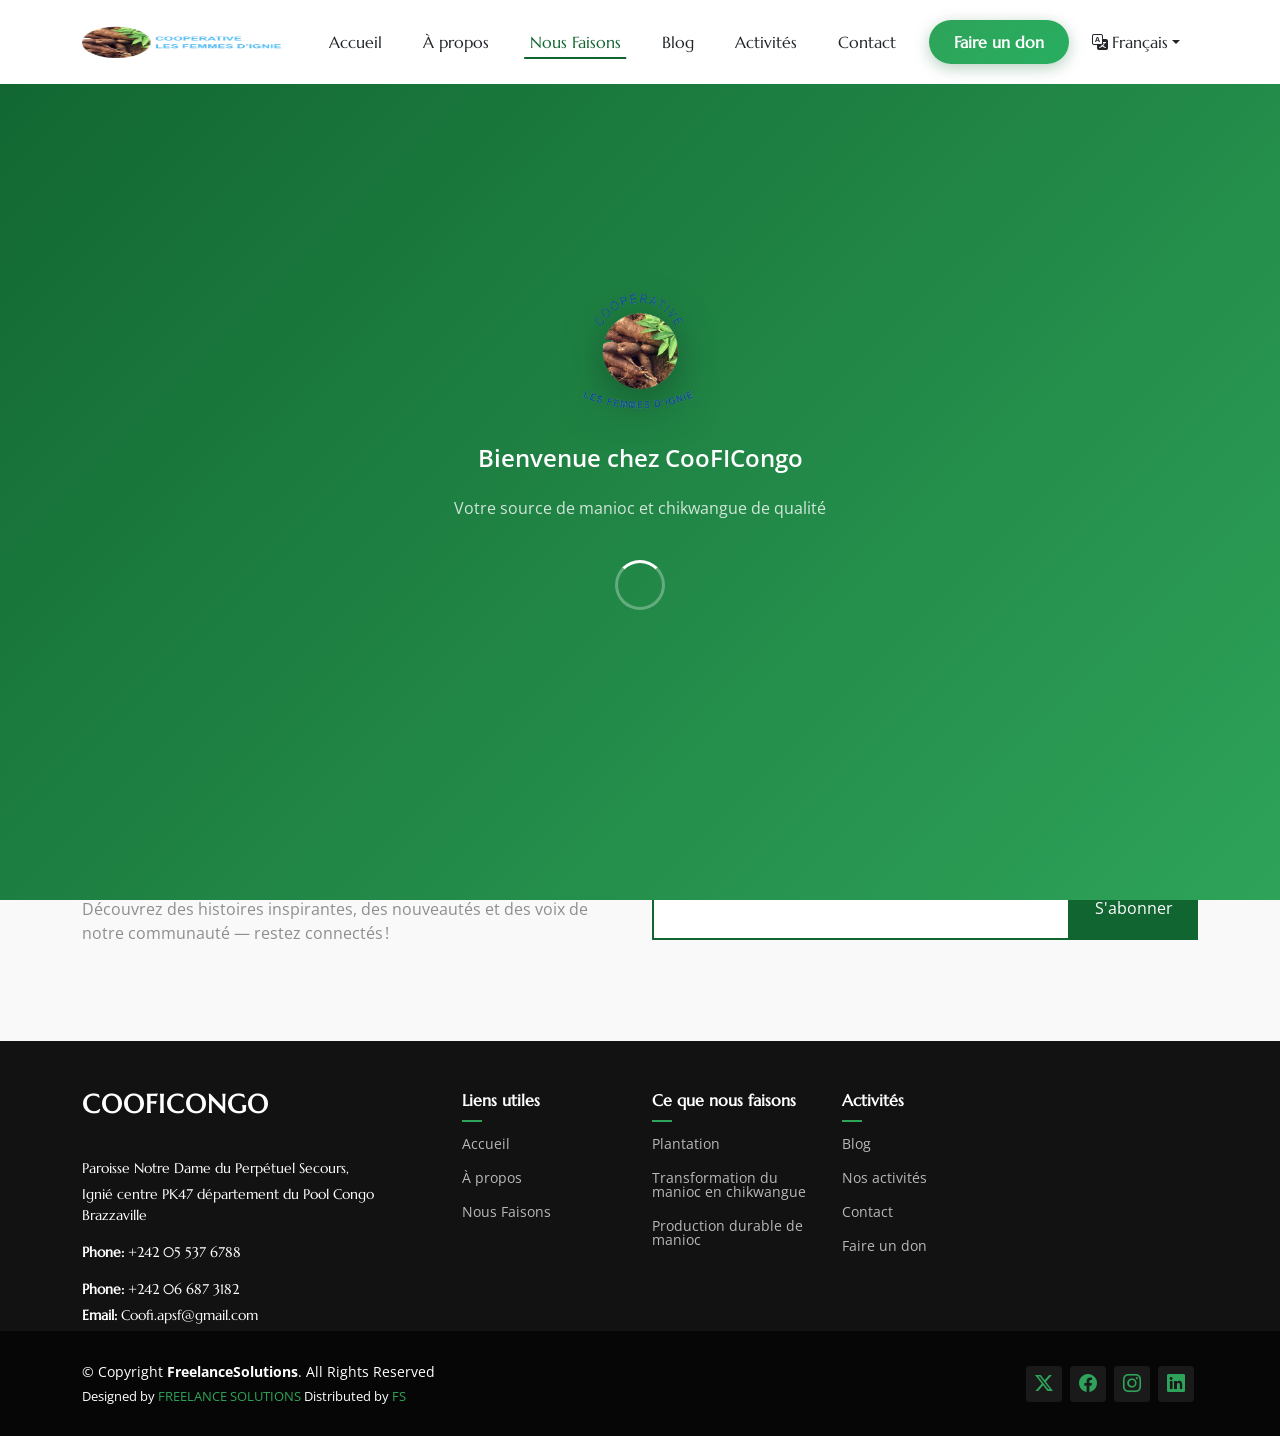
<file: services.html>
<!DOCTYPE html>
<html lang="fr">

<head>
  <meta charset="utf-8">
  <meta content="width=device-width, initial-scale=1.0" name="viewport">
  <title>COOFICONGO</title>
  <meta name="description" content="">
  <meta name="keywords" content="">

  <!-- Favicons -->
  <link href="assets/img/logo2_icon.png" rel="icon">
  <link href="assets/img/logo2_icon.png" rel="logo2_icon">

  <!-- Fonts -->
  <link href="https://fonts.googleapis.com" rel="preconnect">
  <link href="https://fonts.gstatic.com" rel="preconnect" crossorigin>
  <link href="https://fonts.googleapis.com/css2?family=Open+Sans:ital,wght@0,300;0,400;0,500;0,600;0,700;0,800;1,300;1,400;1,500;1,600;1,700;1,800&family=Marcellus:wght@400&display=swap" rel="stylesheet">

  <!-- Vendor CSS Files -->
  <link href="assets/vendor/bootstrap/css/bootstrap.min.css" rel="stylesheet">
  <link href="assets/vendor/bootstrap-icons/bootstrap-icons.css" rel="stylesheet">
  <link href="assets/vendor/aos/aos.css" rel="stylesheet">
  <link href="assets/vendor/swiper/swiper-bundle.min.css" rel="stylesheet">
  <link href="assets/vendor/glightbox/css/glightbox.min.css" rel="stylesheet">

  <!-- Main CSS File -->
  <link href="assets/css/main.css" rel="stylesheet">
  <script src="assets/js/i18n.js" defer></script>

</head>

<body class="services-page">

  <header id="header" class="header d-flex align-items-center position-relative">
    <div class="container-fluid container-xl position-relative d-flex align-items-center justify-content-between">

      <a href="index.html" class="logo d-flex align-items-center">
        <img src="assets/img/logo.png" alt="CooFICongo" width="200" height="400">
      </a>

      <!-- Desktop Navigation -->
      <nav class="desktop-nav">
        <ul class="nav-links">
          <li><a href="index.html"><span data-i18n="nav.home">Accueil</span></a></li>
          <li><a href="about.html"><span data-i18n="nav.about">À propos</span></a></li>
          <li><a href="services.html" class="active"><span data-i18n="nav.services">Nous Faisons</span></a></li>
          <!-- <li><a href="testimonials.html"><span data-i18n="nav.testimonials">Témoignages</span></a></li> -->
          <li><a href="blog.php"><span data-i18n="nav.blog">Blog</span></a></li>
          <li><a href="activity.php"><span data-i18n="nav.activities">Activités</span></a></li>
          <li><a href="contact.html"><span data-i18n="nav.contact">Contact</span></a></li>
          <li><a href="donation.html" class="btn-donate-nav"><span data-i18n="nav.donate">Faire un don</span></a></li>
          <li class="dropdown language-dropdown">
            <a href="#" class="dropdown-toggle" data-bs-toggle="dropdown" aria-expanded="false">
              <i class="bi bi-translate me-1"></i><span data-i18n="lang.current">Français</span>
            </a>
            <ul class="dropdown-menu dropdown-menu-end">
              <li><a class="dropdown-item" href="#" data-lang="fr">Français</a></li>
              <li><a class="dropdown-item" href="#" data-lang="en">English</a></li>
            </ul>
          </li>
        </ul>
      </nav>

      <!-- Mobile Hamburger -->
      <button class="btn d-lg-none" type="button" data-bs-toggle="modal" data-bs-target="#navbarModal" aria-label="Toggle mobile menu">
        <i class="bi bi-list" style="font-size: 32px; color: var(--nav-color);"></i>
      </button>

    </div>
  </header>

  <!-- Bootstrap Modal for Mobile Navigation -->
  <div class="modal fade" id="navbarModal" tabindex="-1" aria-labelledby="navbarModalLabel" aria-hidden="true">
    <div class="modal-dialog modal-fullscreen">
      <div class="modal-content">
        <div class="modal-header border-0">
          <h5 class="modal-title" id="navbarModalLabel">
            <img src="assets/img/logo.png" alt="CooFICongo" style="height: 40px;">
          </h5>
          <button type="button" class="btn-close" data-bs-dismiss="modal" aria-label="Close"></button>
        </div>
        <div class="modal-body">
          <nav class="mobile-nav-menu">
            <ul class="list-unstyled">
              <li><a href="index.html" class="mobile-nav-link" data-bs-dismiss="modal"><i class="bi bi-house-door me-2"></i><span data-i18n="nav.home">Accueil</span></a></li>
              <li><a href="about.html" class="mobile-nav-link" data-bs-dismiss="modal"><i class="bi bi-info-circle me-2"></i><span data-i18n="nav.about">À propos</span></a></li>
              <li><a href="services.html" class="mobile-nav-link active" data-bs-dismiss="modal"><i class="bi bi-gear me-2"></i><span data-i18n="nav.services">Nous Faisons</span></a></li>
              <!-- <li><a href="testimonials.html" class="mobile-nav-link" data-bs-dismiss="modal"><i class="bi bi-chat-quote me-2"></i><span data-i18n="nav.testimonials">Témoignages</span></a></li> -->
              <li><a href="blog.php" class="mobile-nav-link" data-bs-dismiss="modal"><i class="bi bi-journal-text me-2"></i><span data-i18n="nav.blog">Blog</span></a></li>
              <li><a href="activity.php" class="mobile-nav-link" data-bs-dismiss="modal"><i class="bi bi-calendar-event me-2"></i><span data-i18n="nav.activities">Activités</span></a></li>
              <li><a href="contact.html" class="mobile-nav-link" data-bs-dismiss="modal"><i class="bi bi-envelope me-2"></i><span data-i18n="nav.contact">Contact</span></a></li>
              <li><a href="donation.html" class="mobile-nav-link btn-donate-mobile" data-bs-dismiss="modal"><i class="bi bi-heart me-2"></i><span data-i18n="nav.donate">Faire un don</span></a></li>
            </ul>
            <div class="mt-4">
              <div class="d-flex gap-2">
                <button type="button" class="btn btn-outline-secondary btn-sm" data-lang="fr">Français</button>
                <button type="button" class="btn btn-outline-secondary btn-sm" data-lang="en">English</button>
              </div>
            </div>
          </nav>
        </div>
      </div>
    </div>
  </div>

  <main class="main">

    <!-- Page Title -->
    <div class="page-title dark-background" data-aos="fade" style="background-image: url(assets/img/page-title-bg.webp);">
      <div class="container position-relative">
        <h1 data-i18n="page.services">Nous Faisons</h1>
        <p>
          <!-- Home -->
          <!-- / -->
          <!-- Services</p> -->
        <nav class="breadcrumbs">
          <ol>
            <li><a href="index.html" data-i18n="breadcrumbs.home">Accueil</a></li>
            <li class="current" data-i18n="breadcrumbs.services">Nous Faisons</li>
          </ol>
        </nav>
      </div>
    </div><!-- End Page Title -->

    <!-- Services Section -->
    <section id="services" class="services section">

      <!-- Section Title -->
      <div class="container section-title" data-aos="fade-up">
        <h2 data-i18n="services.section.heading">Ce que nous faisons</h2>
      </div><!-- End Section Title -->
        <div class="content">
        <div class="container">
          <div class="row g-0 stagger-animation">
            <div class="col-lg-3 col-md-6">
              <div class="service-item hover-lift" data-aos="fade-up" data-aos-delay="100">
                <span class="number">01</span>
                <div class="service-item-icon">
                  <svg xmlns="http://www.w3.org/2000/svg" version="1.1" xmlns:xlink="http://www.w3.org/1999/xlink"
                    width="80" height="80" x="0" y="0" viewBox="0 0 509.435 509.435"
                    style="enable-background: new 0 0 512 512" xml:space="preserve" class="">
                    <g>
                      <path
                        d="M7.506 347.639c.994 0 2.005-.199 2.976-.619l62.037-26.857a7.5 7.5 0 0 0 3.903-9.862 7.5 7.5 0 0 0-9.862-3.903L4.523 333.255a7.501 7.501 0 0 0 2.983 14.384zM500.883 283.197c-10.953-10.952-28.175-11.423-39.689-1.267l-10.034-13.307c-19.783-26.239-46.1-46.623-76.103-58.948a7.5 7.5 0 0 0-5.699 13.875c11.136 4.575 21.708 10.382 31.567 17.249h-22.621c-4.143 0-7.5 3.358-7.5 7.5s3.357 7.5 7.5 7.5h41.188a169.382 169.382 0 0 1 19.691 21.855l11.048 14.652-71.171 67.597h-19.48a35.772 35.772 0 0 0 6.775-20.976c0-19.837-16.139-35.975-35.976-35.975h-75.023l-48.33-15.005a160.871 160.871 0 0 0-37.992-6.934l2.533-3.359a169.852 169.852 0 0 1 19.67-21.855h27.398c4.143 0 7.5-3.358 7.5-7.5s-3.357-7.5-7.5-7.5h-8.848a165.125 165.125 0 0 1 38.01-19.73c28.992-10.532 60.376-12.89 90.754-6.821a7.498 7.498 0 0 0 8.824-5.885 7.5 7.5 0 0 0-5.885-8.824 184.517 184.517 0 0 0-28.616-3.4v-83.727h64.189c43.49 0 78.872-35.382 78.872-78.872V22.488c0-8.712-7.088-15.801-15.801-15.801h-51.729c-4.143 0-7.5 3.358-7.5 7.5s3.357 7.5 7.5 7.5h51.729c.441 0 .801.359.801.801v11.051c0 35.219-28.653 63.872-63.872 63.872h-64.189V85.559c0-28.082 18.793-53.262 45.701-61.234a7.5 7.5 0 1 0-4.261-14.382c-15.972 4.732-30.338 14.681-40.451 28.015-10.46 13.79-15.988 30.25-15.988 47.601v16.416c-9.59-9.839-22.97-15.965-37.762-15.965h-43.432c-6.193 0-11.232 5.039-11.232 11.232v23.629c0 29.093 23.669 52.762 52.763 52.762h39.663v22.475a183.375 183.375 0 0 0-55.199 10.86c-32.974 11.978-61.705 33.297-83.085 61.653l-9.313 12.351a161.07 161.07 0 0 0-54.289 12.692 7.5 7.5 0 0 0-3.949 9.844 7.498 7.498 0 0 0 9.844 3.949c31.858-13.616 67.62-15.458 100.696-5.188l49.416 15.343c.72.224 1.47.337 2.224.337h76.161c11.566 0 20.976 9.409 20.976 20.975s-9.409 20.976-20.976 20.976h-71.803c-4.143 0-7.5 3.358-7.5 7.5s3.357 7.5 7.5 7.5h123.477a7.5 7.5 0 0 0 5.165-2.062l83.48-79.289c5.56-5.279 14.158-5.167 19.577.252a13.957 13.957 0 0 1 .853 18.9l-80.942 97.046a37.161 37.161 0 0 1-21.112 12.581L259.57 448.474c-20.377 4.113-41.89 1.365-60.575-7.739l-53.332-25.982a7.507 7.507 0 0 0-6.884.162L3.903 488.665a7.5 7.5 0 0 0 7.197 13.161l131.475-71.888 49.849 24.285c21.631 10.538 46.53 13.72 70.114 8.957l129.506-26.146a52.209 52.209 0 0 0 29.663-17.677l80.942-97.046c9.682-11.61 8.923-28.426-1.766-39.114zM258.212 158.634c-20.822 0-37.763-16.94-37.763-37.762V101.01h39.664c20.822 0 37.762 16.94 37.762 37.762v19.861h-39.663z"
                        fill="currentColor" opacity="1" data-original="currentColor"></path>
                      <path
                        d="M319.171 240.778a7.5 7.5 0 0 0-7.5-7.5h-9.43c-4.143 0-7.5 3.358-7.5 7.5s3.357 7.5 7.5 7.5h9.43a7.5 7.5 0 0 0 7.5-7.5zM272.068 264.08c-4.143 0-7.5 3.358-7.5 7.5s3.357 7.5 7.5 7.5h34.888c4.143 0 7.5-3.358 7.5-7.5s-3.357-7.5-7.5-7.5zM400.305 307.996c4.143 0 7.5-3.358 7.5-7.5s-3.357-7.5-7.5-7.5h-8.172c-4.143 0-7.5 3.358-7.5 7.5s3.357 7.5 7.5 7.5z"
                        fill="currentColor" opacity="1" data-original="currentColor"></path>
                    </g>
                  </svg>
                </div>
                <div class="service-item-content">
                  <h3 class="service-heading"><a href="our_service_info.html#transformation-manioc"
                      style="color:inherit; text-decoration:none;" data-i18n="service.1">Transformation du manioc en chikwangue</a></h3>

                </div>
              </div>
            </div>
            <div class="col-lg-3 col-md-6">
              <div class="service-item hover-lift" data-aos="fade-up" data-aos-delay="200">
                <span class="number">02</span>
                <div class="service-item-icon">
                  <svg xmlns="http://www.w3.org/2000/svg" version="1.1" xmlns:xlink="http://www.w3.org/1999/xlink"
                    width="80" height="80" x="0" y="0" viewBox="0 0 514.314 514.314"
                    style="enable-background: new 0 0 512 512" xml:space="preserve" class="">
                    <g>
                      <path
                        d="M434.176 51.297h72.639c4.143 0 7.5-3.358 7.5-7.5s-3.357-7.5-7.5-7.5h-72.639c-4.143 0-7.5 3.358-7.5 7.5s3.357 7.5 7.5 7.5zM117.994 54.791h30.852c5.47 6.605 13.729 10.82 22.955 10.82h42.865l35.886 35.886c8.246 8.246 19.209 12.787 30.869 12.787h8.32c4.143 0 7.5-3.358 7.5-7.5s-3.357-7.5-7.5-7.5h-8.32c-7.654 0-14.85-2.981-20.262-8.393l-38.083-38.083a7.5 7.5 0 0 0-5.304-2.197H171.8c-8.159 0-14.797-6.638-14.797-14.797s6.638-14.797 14.797-14.797h123.757a66.756 66.756 0 0 1 35.416 10.157l30.374 18.983a7.497 7.497 0 0 0 3.975 1.14h36.891c4.143 0 7.5-3.358 7.5-7.5s-3.357-7.5-7.5-7.5h-34.739l-28.551-17.843a81.742 81.742 0 0 0-43.365-12.437H171.801c-16.43 0-29.797 13.367-29.797 29.798 0 1.349.099 2.675.273 3.977h-24.283a7.5 7.5 0 1 0 0 14.999zM30.38 144.476h20.344a29.724 29.724 0 0 0-4.003 14.921c0 14.399 10.225 26.453 23.795 29.288a29.746 29.746 0 0 0-4.371 15.555c0 16.499 13.423 29.921 29.921 29.921h131.637a7.5 7.5 0 0 0 7.498-7.688 7.5 7.5 0 0 0-8.307-7.311H96.065c-8.228 0-14.921-6.694-14.921-14.921s6.693-14.921 14.921-14.921H163.9c4.143 0 7.5-3.358 7.5-7.5s-3.357-7.5-7.5-7.5H76.643c-8.228 0-14.922-6.694-14.922-14.921s6.694-14.921 14.922-14.921H163.9c4.143 0 7.5-3.358 7.5-7.5s-3.357-7.5-7.5-7.5H30.38c-8.228 0-14.921-6.694-14.921-14.921s6.693-14.921 14.921-14.921H163.9c4.143 0 7.5-3.358 7.5-7.5s-3.357-7.5-7.5-7.5H62.547c-8.228 0-14.921-6.694-14.921-14.921s6.693-14.921 14.921-14.921h23.485c4.143 0 7.5-3.358 7.5-7.5s-3.357-7.5-7.5-7.5H62.547c-16.498 0-29.921 13.423-29.921 29.921a29.719 29.719 0 0 0 4.003 14.921H30.38C13.882 84.636.459 98.059.459 114.557s13.423 29.919 29.921 29.919zM506.814 196.74H389.248a7.497 7.497 0 0 0-4.629 1.599l-5.613 4.403c-13.495 10.588-30.375 16.42-47.529 16.42h-12.272a7.5 7.5 0 0 0-8.309 7.5 7.5 7.5 0 0 0 7.5 7.5h13.081c20.496 0 40.664-6.967 56.788-19.618l3.574-2.804h114.976a7.5 7.5 0 1 0-.001-15z"
                        fill="currentColor" opacity="1" data-original="currentColor" class=""></path>
                      <path
                        d="M192.215 150.164c0 15.372 12.506 27.878 27.878 27.878s27.879-12.506 27.879-27.878-12.507-27.878-27.879-27.878-27.878 12.506-27.878 27.878zm40.757 0c0 7.101-5.777 12.878-12.879 12.878-7.101 0-12.878-5.777-12.878-12.878s5.777-12.878 12.878-12.878c7.101-.001 12.879 5.777 12.879 12.878zM273.049 203.771c-12.599 0-22.848 10.25-22.848 22.848s10.249 22.847 22.848 22.847 22.848-10.249 22.848-22.847-10.25-22.848-22.848-22.848zm0 30.695c-4.327 0-7.848-3.52-7.848-7.847s3.521-7.848 7.848-7.848 7.848 3.521 7.848 7.848-3.521 7.847-7.848 7.847zM474.178 493.298h-9.202l-73.199-62.323c-3.155-2.686-7.888-2.305-10.573.849s-2.305 7.887.849 10.572l59.785 50.902H43.105l108.164-92.092a77.855 77.855 0 0 1 50.423-18.558h81.558a77.851 77.851 0 0 1 50.423 18.558l24.029 20.458a7.498 7.498 0 0 0 10.573-.849 7.5 7.5 0 0 0-.849-10.572l-24.029-20.458a92.867 92.867 0 0 0-60.147-22.137h-51.158v-26.806h15.44c24.205 0 43.896-19.692 43.896-43.897v-8.808c0-6.785-5.52-12.305-12.305-12.305h-18.135c-19.99 0-36.891 13.437-42.174 31.749-5.716-4.945-13.156-7.947-21.29-7.947h-15.061c-6.942 0-12.591 5.648-12.591 12.592v7.399c0 17.97 14.619 32.589 32.589 32.589h14.629v15.433h-15.399a92.867 92.867 0 0 0-60.147 22.137L19.967 493.298H7.5c-4.143 0-7.5 3.358-7.5 7.5s3.357 7.5 7.5 7.5h466.678a7.5 7.5 0 0 0 0-15zM232.092 319.73c0-15.934 12.963-28.897 28.897-28.897h15.439v6.112c0 15.934-12.963 28.897-28.896 28.897h-15.44zm-16.978 17.485h-12.651c-9.698 0-17.589-7.89-17.589-17.589v-4.991h12.651c9.698 0 17.589 7.89 17.589 17.589z"
                        fill="currentColor" opacity="1" data-original="currentColor" class=""></path>
                      <path
                        d="M178.358 429.065c0 13.218 10.754 23.972 23.972 23.972s23.972-10.753 23.972-23.972-10.754-23.972-23.972-23.972-23.972 10.753-23.972 23.972zm32.944 0c0 4.947-4.024 8.972-8.972 8.972s-8.972-4.025-8.972-8.972 4.024-8.972 8.972-8.972 8.972 4.024 8.972 8.972zM252.23 445.536c0 15.706 12.777 28.484 28.483 28.484s28.484-12.778 28.484-28.484-12.778-28.484-28.484-28.484-28.483 12.778-28.483 28.484zm41.968 0c0 7.435-6.049 13.484-13.484 13.484s-13.483-6.049-13.483-13.484 6.049-13.484 13.483-13.484c7.435 0 13.484 6.049 13.484 13.484z"
                        fill="currentColor" opacity="1" data-original="currentColor" class=""></path>
                    </g>
                  </svg>
                </div>
                <div class="service-item-content">
                  <h3 class="service-heading"><a href="our_service_info.html#production-only"
                      style="color:inherit; text-decoration:none;" data-i18n="service.2"> Production durable de manioc</a></h3>

                </div>
              </div>
            </div>

            <div class="col-lg-3 col-md-6">
              <div class="service-item hover-lift" data-aos="fade-up" data-aos-delay="300">
                <span class="number">03</span>
                <div class="service-item-icon">
                  <svg xmlns="http://www.w3.org/2000/svg" version="1.1" xmlns:xlink="http://www.w3.org/1999/xlink"
                    width="80" height="80" x="0" y="0" viewBox="0 0 516.53 516.53"
                    style="enable-background: new 0 0 512 512" xml:space="preserve" class="">
                    <g>
                      <path
                        d="M504.085 341.447a113.617 113.617 0 0 0-11.524-27.805c3.866-6.212 3.104-14.506-2.288-19.897l-5.804-5.804v-67.388c0-10.907-8.398-19.878-19.066-20.817V73.099h4.012c8.301 0 15.054-6.753 15.054-15.054V37.599c0-8.301-6.753-15.054-15.054-15.054h-23.242a7.5 7.5 0 0 0 0 15l23.296.054-.054 20.5-241.554-.054.054-20.5H414.21a7.5 7.5 0 0 0 0-15H227.916c-8.301 0-15.054 6.753-15.054 15.054v20.446c0 8.301 6.753 15.054 15.054 15.054h14.719L231.27 201.13c-5.215 2.077-9.463 6.215-11.642 11.675l-14.014 35.128h-27.323l-24.417-28.857a16.73 16.73 0 0 0-12.795-5.936H99.071c-9.242 0-16.761 7.519-16.761 16.761v18.66a44.759 44.759 0 0 0-35.97 33.278L24.937 367.09C9.676 380.359 0 399.894 0 421.658c0 39.881 32.446 72.327 72.328 72.327 37.349 0 68.174-28.457 71.938-64.827h25.905v12.546c0 8.282 6.738 15.02 15.02 15.02h64.364c8.282 0 15.02-6.738 15.02-15.02v-12.546h29.374c-3.278 6.098-2.356 13.875 2.785 19.016l19.555 19.554a16 16 0 0 0 11.388 4.718c3.045 0 5.961-.839 8.506-2.431a113.556 113.556 0 0 0 27.808 11.525c1.662 7.123 8.064 12.445 15.686 12.445h27.655c7.602 0 13.99-5.293 15.672-12.441a113.582 113.582 0 0 0 27.814-11.525 15.986 15.986 0 0 0 8.514 2.427c4.302 0 8.346-1.675 11.388-4.717l19.555-19.555c5.396-5.396 6.156-13.7 2.29-19.901a113.607 113.607 0 0 0 11.522-27.801c7.123-1.662 12.445-8.064 12.445-15.686v-27.655c-.002-7.621-5.324-14.023-12.447-15.684zm-53.681-141.805h-15.681V73.099h15.681zM419.723 73.099v126.543h-142.46l11.233-126.543zm-146.286 0-11.233 126.543h-15.743l11.234-126.543zM99.071 228.14h42.008c.519 0 1.008.227 1.344.624l16.219 19.169H97.311v-18.032c0-.971.79-1.761 1.76-1.761zm-51.11 108.845h167.157c12.315 0 22.334-10.019 22.334-22.334v-16.152c0-12.315-10.019-22.334-22.334-22.334h-77.364a7.5 7.5 0 0 0 0 15h77.364c4.044 0 7.334 3.29 7.334 7.334v16.152c0 4.044-3.29 7.334-7.334 7.334H51.727l7.738-30.821h46.327a7.5 7.5 0 0 0 0-15h-40.76a29.774 29.774 0 0 1 24.779-13.231h120.886a7.5 7.5 0 0 0 6.966-4.721l15.897-39.849a5.883 5.883 0 0 1 5.49-3.721h224.51a5.916 5.916 0 0 1 5.91 5.91v52.522c-5.348-4.343-12.853-4.747-18.636-1.165a113.598 113.598 0 0 0-27.818-11.532c-1.662-7.123-8.063-12.445-15.685-12.445h-27.655c-7.602 0-13.99 5.294-15.672 12.441a113.583 113.583 0 0 0-27.818 11.527c-6.213-3.868-14.506-3.104-19.897 2.288l-19.555 19.555c-5.375 5.375-6.149 13.637-2.28 19.884a113.572 113.572 0 0 0-11.531 27.818c-7.123 1.662-12.445 8.063-12.445 15.685v27.655c0 7.602 5.293 13.99 12.441 15.672 1.242 4.67 2.784 9.24 4.603 13.699h-24.12c-2.277-5.402-7.626-9.204-13.847-9.204h-64.364c-6.221 0-11.569 3.802-13.847 9.204h-27.078c-3.764-36.371-34.589-64.828-71.938-64.828a71.896 71.896 0 0 0-28.994 6.086zm24.367 142c-31.61 0-57.328-25.717-57.328-57.327s25.717-57.328 57.328-57.328 57.327 25.717 57.327 57.328-25.717 57.327-57.327 57.327zm177.24-37.262h-.013l-64.384-.02.02-21.75 64.384.02zm251.962-56.937c0 .609-.496 1.105-1.189 1.105-4.816 0-8.956 3.287-10.065 7.992a98.695 98.695 0 0 1-12.139 29.288c-2.543 4.113-1.939 9.365 1.447 12.75l.084.084a1.105 1.105 0 0 1 0 1.562l-19.555 19.555a1.085 1.085 0 0 1-.781.323c-.208 0-.514-.056-.761-.303a3.326 3.326 0 0 0-.084-.084c-3.406-3.407-8.658-4.01-12.77-1.467a98.657 98.657 0 0 1-29.288 12.138c-4.706 1.11-7.992 5.25-7.992 10.15 0 .609-.496 1.105-1.104 1.105h-27.655c-.609 0-1.105-.496-1.105-1.189 0-4.816-3.287-8.956-7.992-10.066a98.69 98.69 0 0 1-29.287-12.137 10.35 10.35 0 0 0-5.455-1.561c-2.68 0-5.338 1.049-7.38 3.091a1.085 1.085 0 0 1-.781.323c-.208 0-.513-.056-.781-.324l-19.555-19.555c-.431-.431-.431-1.132.064-1.627 3.406-3.406 4.009-8.657 1.466-12.77a98.66 98.66 0 0 1-12.138-29.287c-1.11-4.706-5.25-7.992-10.15-7.992a1.107 1.107 0 0 1-1.105-1.105V357.13c0-.609.496-1.104 1.189-1.104 4.816 0 8.956-3.287 10.066-7.992a98.661 98.661 0 0 1 12.138-29.288c2.542-4.112 1.939-9.364-1.531-12.833a1.106 1.106 0 0 1 0-1.563l19.555-19.555c.431-.431 1.132-.431 1.626.064 3.407 3.408 8.658 4.011 12.77 1.467a98.666 98.666 0 0 1 29.288-12.138c4.706-1.11 7.992-5.25 7.992-10.15 0-.609.496-1.105 1.105-1.105h27.655c.609 0 1.104.496 1.104 1.189 0 4.816 3.287 8.956 7.992 10.066a98.664 98.664 0 0 1 29.288 12.139c4.113 2.543 9.365 1.939 12.833-1.531a1.107 1.107 0 0 1 1.563 0l19.555 19.555c.431.431.431 1.132-.062 1.625-3.408 3.406-4.012 8.658-1.468 12.771a98.666 98.666 0 0 1 12.138 29.288c1.11 4.706 5.25 7.992 10.066 7.992h.084c.609 0 1.105.496 1.105 1.104z"
                        fill="currentColor" opacity="1" data-original="currentColor" class=""></path>
                      <path
                        d="M454.895 335.721a7.5 7.5 0 0 0-3.834 9.889 62.412 62.412 0 0 1 5.335 25.349c0 34.678-28.213 62.891-62.891 62.891s-62.891-28.213-62.891-62.891c0-34.679 28.213-62.892 62.891-62.892a62.934 62.934 0 0 1 40.397 14.703 7.5 7.5 0 0 0 10.566-.923 7.5 7.5 0 0 0-.923-10.566 77.96 77.96 0 0 0-50.041-18.213c-42.949 0-77.891 34.942-77.891 77.892 0 42.949 34.942 77.891 77.891 77.891s77.891-34.942 77.891-77.891c0-10.895-2.224-21.46-6.611-31.403a7.5 7.5 0 0 0-9.889-3.836zM72.328 381.807c-21.974 0-39.851 17.877-39.851 39.851s17.877 39.851 39.851 39.851 39.851-17.877 39.851-39.851-17.878-39.851-39.851-39.851zm0 64.702c-13.703 0-24.851-11.148-24.851-24.851s11.148-24.851 24.851-24.851 24.851 11.148 24.851 24.851-11.149 24.851-24.851 24.851z"
                        fill="currentColor" opacity="1" data-original="currentColor" class=""></path>
                      <path
                        d="M393.504 328.829c-23.23 0-42.13 18.899-42.13 42.13 0 23.23 18.899 42.129 42.13 42.129s42.13-18.899 42.13-42.129-18.9-42.13-42.13-42.13zm0 69.26c-14.959 0-27.13-12.17-27.13-27.129s12.17-27.13 27.13-27.13 27.13 12.17 27.13 27.13c0 14.958-12.171 27.129-27.13 27.129zM249.861 265.585a7.487 7.487 0 0 0 2.663.491 7.503 7.503 0 0 0 7.013-4.838l9.438-24.841a7.5 7.5 0 0 0-14.022-5.328l-9.438 24.841a7.499 7.499 0 0 0 4.346 9.675zM285.384 265.585a7.487 7.487 0 0 0 2.663.491 7.502 7.502 0 0 0 7.012-4.838l9.439-24.841a7.5 7.5 0 0 0-4.347-9.675 7.5 7.5 0 0 0-9.675 4.347l-9.439 24.841a7.5 7.5 0 0 0 4.347 9.675z"
                        fill="currentColor" opacity="1" data-original="currentColor" class=""></path>
                    </g>
                  </svg>
                </div>
                <div class="service-item-content">
                  <h3 class="service-heading"><a href="our_service_info.html#formations-reseautage"
                      style="color:inherit; text-decoration:none;" data-i18n="service.3">Formations, renforcement des capacités &
                      réseautage</a></h3>

                </div>
              </div>
            </div>
            <!-- <div class="col-lg-3 col-md-6">
              <div class="service-item hover-lift" data-aos="fade-up" data-aos-delay="400">
                <span class="number">04</span>
                <div class="service-item-icon">
                  <svg xmlns="http://www.w3.org/2000/svg" version="1.1" xmlns:xlink="http://www.w3.org/1999/xlink"
                    width="80" height="80" x="0" y="0" viewBox="0 0 509.389 509.389"
                    style="enable-background: new 0 0 512 512" xml:space="preserve" class="">
                    <g>
                      <path
                        d="M495.69 14.267A46.636 46.636 0 0 0 458.364.766a46.637 46.637 0 0 0-34.257 20.05l-24.614 35.749a309.594 309.594 0 0 1-37.289 44.521 7.5 7.5 0 0 0 10.544 10.668 324.596 324.596 0 0 0 39.1-46.684l24.614-35.749a31.674 31.674 0 0 1 23.268-13.618 31.66 31.66 0 0 1 25.354 9.17 31.681 31.681 0 0 1 9.171 25.355 31.679 31.679 0 0 1-13.618 23.267l-35.75 24.615a324.066 324.066 0 0 0-59.859 53.246l-22.502 25.667a5.412 5.412 0 0 1-3.933 1.86c-1.518.071-2.966-.518-4.047-1.599l-21.873-21.872c-1.081-1.082-1.649-2.52-1.599-4.048s.711-2.925 1.86-3.933l15.802-13.854a7.5 7.5 0 0 0-9.889-11.279l-15.802 13.854a20.546 20.546 0 0 0-6.964 14.719 20.37 20.37 0 0 0 .64 5.69l-35.241 35.241c-7.726-5.323-17.119-7.656-26.65-6.449-8.734 1.104-16.614 5.058-22.612 11.157l-37.903-37.903a28.552 28.552 0 0 0-22.3-8.292 28.547 28.547 0 0 0-20.847 11.457c-23.749 31.972-43.447 60.009-60.222 85.713a7.5 7.5 0 0 0 6.275 11.6 7.495 7.495 0 0 0 6.288-3.402c16.606-25.447 36.135-53.239 59.7-84.966a13.562 13.562 0 0 1 9.903-5.441 13.585 13.585 0 0 1 10.595 3.939l39.789 39.789-63.489 107.398c-5.606 9.484-4.179 21.121 3.554 28.957 4.724 4.785 10.89 7.271 17.211 7.271 4.233-.001 8.536-1.115 12.519-3.399l40.792-24.114a7.499 7.499 0 1 0-7.632-12.912l-40.706 24.064c-4.745 2.723-9.055 1.038-11.506-1.446-1.129-1.144-4.561-5.302-1.318-10.787L239.37 211.63c3.736-6.32 10.058-10.474 17.342-11.395 7.292-.918 14.44 1.529 19.633 6.722l25.938 25.938c5.187 5.186 7.654 12.36 6.771 19.686-.878 7.28-4.911 13.598-10.99 17.288l-44.019 26.021a7.5 7.5 0 0 0 7.632 12.912l38.725-22.893 40.397 40.396a13.558 13.558 0 0 1 3.938 10.564 13.606 13.606 0 0 1-5.428 9.926c-54.818 40.993-97.27 69.301-137.646 91.785-50.099 27.898-95.647 45.713-139.25 54.462-13.202 2.648-26.235-1.337-35.759-10.935a40.033 40.033 0 0 1-10.799-36.472c10.129-48.517 33.232-101.845 70.63-163.033a7.501 7.501 0 0 0-12.799-7.823c-38.309 62.679-62.028 117.563-72.515 167.79-3.796 18.186 1.75 36.916 14.835 50.103 10.368 10.45 24.27 16.146 38.625 16.145 3.564 0 7.159-.352 10.732-1.068 45.149-9.06 92.12-27.398 143.597-56.063 40.984-22.823 83.956-51.469 139.331-92.878a28.597 28.597 0 0 0 11.407-20.864 28.554 28.554 0 0 0-8.292-22.245l-38.525-38.525c6.079-6.031 10.002-13.987 11.063-22.799 1.106-9.18-1.037-18.215-5.937-25.753l35.39-35.39a20.4 20.4 0 0 0 5.022.654 20.546 20.546 0 0 0 15.384-6.975l22.502-25.667a309.032 309.032 0 0 1 57.086-50.779l35.749-24.614a46.635 46.635 0 0 0 20.05-34.256 46.63 46.63 0 0 0-13.5-37.328zM340.732 184.685l-32.723 32.723-15.459-15.459 32.723-32.723z"
                        fill="currentColor" opacity="1" data-original="currentColor"></path>
                    </g>
                  </svg>
                </div>
                <div class="service-item-content">
                  <h3 class="service-heading">Fauchage</h3>
                  <p>
                    Dès la récolte, nous acheminons notre manioc de haute qualité vers vous, garantissant une fraîcheur
                    maximale.
                  </p>
                </div>
              </div>
            </div> -->

            <!-- <div class="col-lg-3 col-md-6">
              <div class="service-item hover-lift" data-aos="fade-up" data-aos-delay="500">
                <span class="number">05</span>
                <div class="service-item-icon">
                  <svg xmlns="http://www.w3.org/2000/svg" version="1.1" xmlns:xlink="http://www.w3.org/1999/xlink"
                    width="80" height="80" x="0" y="0" viewBox="0 0 513.089 513.089"
                    style="enable-background: new 0 0 512 512" xml:space="preserve" class="">
                    <g>
                      <path
                        d="M194.209 386.877a7.497 7.497 0 0 0-9.15 5.363 75.07 75.07 0 0 0-2.428 18.947c0 13.789 3.615 27 10.454 38.204a7.494 7.494 0 0 0 10.308 2.495 7.5 7.5 0 0 0 2.494-10.309c-5.401-8.851-8.257-19.359-8.257-30.39a60.09 60.09 0 0 1 1.941-15.16 7.497 7.497 0 0 0-5.362-9.15z"
                        fill="currentColor" opacity="1" data-original="currentColor"></path>
                      <path
                        d="M382.56 0h-27.319c-12.654 0-25.236 3.119-36.386 9.021a7.5 7.5 0 0 0 7.018 13.258c9.124-4.83 19.005-7.278 29.368-7.278h27.222v12.022c0 34.679-28.213 62.892-62.892 62.892h-27.222V77.893c0-13.309 4.12-26.038 11.914-36.811a7.5 7.5 0 0 0-12.153-8.793c-9.657 13.347-14.762 29.117-14.762 45.604V119.154a88.294 88.294 0 0 1-14.296 48.23l-20.501 31.543a46.65 46.65 0 0 0-9.615-13.916l-1.273-1.273v-14.053c0-21.604-9.58-41.872-26.284-55.608a7.5 7.5 0 0 0-9.528 11.586c13.226 10.876 20.812 26.922 20.812 44.022v9.66h-29.069c-31.412 0-56.968-25.556-56.968-56.968v-9.66h29.069c3.454 0 6.976.329 10.467.977a7.5 7.5 0 0 0 2.738-14.748 72.57 72.57 0 0 0-13.205-1.229h-31.883c-6.72 0-12.187 5.467-12.187 12.186v12.474c0 39.684 32.284 71.968 71.968 71.968h33.463l1.273 1.273c5.979 5.979 9.271 13.927 9.271 22.381v98.306a79.003 79.003 0 0 0-21.446 5.114c-4.152-2.798-9.597-3.045-13.983-.509-30.558 17.671-49.541 52.263-49.541 90.277 0 56.188 41.481 101.901 92.47 101.901s92.47-45.713 92.47-101.901c0-.237-.004-.473-.009-.709l-.005-.334a7.5 7.5 0 0 0-7.499-7.433h-.068a7.5 7.5 0 0 0-7.433 7.567l.014.909c0 47.917-34.753 86.901-77.47 86.901s-77.47-38.984-77.47-86.901c0-32.212 15.656-61.449 40.948-76.643l40.182 34.094c5.225 4.433 13.1 4.099 17.929-.761l25.512-25.668c11.649 10.022 20.473 23.408 25.562 38.809a7.496 7.496 0 0 0 9.475 4.768 7.5 7.5 0 0 0 4.768-9.474c-6.15-18.613-17.027-34.756-31.454-46.681-4.011-3.317-9.358-3.923-13.824-1.93-10.53-6.377-22.136-10.243-34.128-11.384v-29.695h18.365c25.013 0 45.362-20.35 45.362-45.362v-7.928c0-6.115-4.975-11.089-11.089-11.089h-22.276c-11.667 0-22.318 4.429-30.362 11.693v-13.713l29.028-44.665a103.263 103.263 0 0 0 16.72-56.404v-14.239h27.222c42.949 0 77.892-34.942 77.892-77.892v-12.12C397.462 6.685 390.777 0 382.56 0zM251.211 356.136l-27.468-23.306a63.694 63.694 0 0 1 15.358-1.884c10.366 0 20.534 2.525 29.851 7.34zm25.752-118.894h18.365v4.017c0 16.742-13.62 30.362-30.362 30.362h-18.365v-4.017c0-16.741 13.62-30.362 30.362-30.362z"
                        fill="currentColor" opacity="1" data-original="currentColor"></path>
                    </g>
                  </svg>
                </div>
                <div class="service-item-content">
                  <h3 class="service-heading">Semis</h3>
                  <p>
                    Chaque petite graine détient la promesse de la vie. Nous semons soigneusement la future récolte avec
                    soin et précision.
                  </p>
                </div>
              </div>
            </div> -->

            <!-- <div class="col-lg-3 col-md-6">
              <div class="service-item hover-lift" data-aos="fade-up" data-aos-delay="600">
                <span class="number">06</span>
                <div class="service-item-icon">
                  <svg xmlns="http://www.w3.org/2000/svg" version="1.1" xmlns:xlink="http://www.w3.org/1999/xlink"
                    width="80" height="80" x="0" y="0" viewBox="0 0 511.67 511.67"
                    style="enable-background: new 0 0 512 512" xml:space="preserve" class="">
                    <g>
                      <path
                        d="M492.96 296.401v-59.276c0-63.338-24.665-122.886-69.452-167.673C378.721 24.666 319.174 0 255.835 0c-54.517 0-107.757 18.967-149.914 53.407a7.5 7.5 0 1 0 9.491 11.616C154.896 32.765 204.767 15 255.835 15c59.332 0 115.112 23.105 157.066 65.059 41.953 41.954 65.059 97.734 65.059 157.066v58.7h-15v-58.7C462.96 122.916 370.044 30 255.835 30S48.71 122.916 48.71 237.125v58.7h-15v-58.7c0-56.142 21.01-109.737 59.158-150.913a7.502 7.502 0 0 0-11.004-10.195C41.139 119.975 18.71 177.19 18.71 237.125v59.276c-10.029 2.3-17.535 11.291-17.535 22.008v5.81c0 10.194 6.791 18.828 16.085 21.627l16.782 99.17c6.535 38.622 39.71 66.654 78.882 66.654h285.822c39.172 0 72.347-28.032 78.882-66.654l16.782-99.17c9.294-2.798 16.085-11.432 16.085-21.627v-5.81c0-10.717-7.506-19.708-17.535-22.008zM63.71 237.125C63.71 131.187 149.896 45 255.835 45S447.96 131.187 447.96 237.125v58.7h-27.888a64.77 64.77 0 0 0 7.259-29.747c0-9.561-2.046-18.787-6.081-27.423a7.5 7.5 0 0 0-13.59 6.35c3.1 6.633 4.671 13.723 4.671 21.073a49.851 49.851 0 0 1-9.875 29.747h-82.073a68.421 68.421 0 0 0 3.912-22.766l-.003-.369a10.737 10.737 0 0 0 2.441-7.707l-.074-.952a81.022 81.022 0 0 0-6.053-25.058c9.161-14.126 24.883-22.763 41.856-22.763a49.676 49.676 0 0 1 26.83 7.844 7.5 7.5 0 0 0 8.086-12.634 64.65 64.65 0 0 0-34.916-10.21c-19.407 0-37.547 8.686-49.744 23.261a81.08 81.08 0 0 0-25.89-24.171l-7.325-4.298v-19.86c0-6.111-4.972-11.083-11.083-11.083h-24.17c-6.111 0-11.083 4.972-11.083 11.083v19.86l-7.325 4.298a81.067 81.067 0 0 0-24.083 21.633l-21.606-40.574a68.923 68.923 0 0 0-37.588-32.526 39.21 39.21 0 0 0-31.641 2.285 39.215 39.215 0 0 0-19.556 24.977 68.922 68.922 0 0 0 6.006 49.343l37.481 70.388H63.71zm88.14 58.7-41.235-77.438a53.95 53.95 0 0 1-4.701-38.625c1.687-6.691 5.971-12.162 12.061-15.405 6.091-3.244 13.022-3.745 19.516-1.409a53.936 53.936 0 0 1 28.384 23.614L146.29 196.99a7.5 7.5 0 0 0 7.051 13.241l19.627-10.451 13.619 25.575-19.627 10.451a7.5 7.5 0 0 0 7.051 13.241l17.809-9.483a81.015 81.015 0 0 0-5.807 24.466l-.074.961a10.774 10.774 0 0 0 1.468 6.319c-.018.6-.03 1.185-.03 1.752a68.427 68.427 0 0 0 3.914 22.766H151.85zm116.357-89.059 11.029 6.472a66.163 66.163 0 0 1 31.323 43.794l-23.74-16.479a13.027 13.027 0 0 0-17.511 2.36l-12.974 15.524-12.974-15.525c-2.59-3.099-6.283-4.719-10.029-4.719-2.584 0-5.193.771-7.481 2.359l-23.74 16.478a66.163 66.163 0 0 1 31.323-43.794l11.029-6.472a7.5 7.5 0 0 0 3.704-6.469v-20.238h16.336v20.238a7.504 7.504 0 0 0 3.705 6.471zm-60.729 89.059a53.472 53.472 0 0 1-5.062-20.774c.171-.105.342-.21.509-.326l30.046-20.854 15.047 18.007c2.065 2.471 5.097 3.888 8.317 3.888s6.252-1.417 8.317-3.888v-.001l15.047-18.006 29.574 20.527a53.458 53.458 0 0 1-5.081 21.428h-96.714zm288.017 28.394c0 4.182-3.402 7.584-7.584 7.584H101.084c-4.143 0-7.5 3.358-7.5 7.5s3.357 7.5 7.5 7.5h377.952l-5.751 33.987h-14.299c-4.143 0-7.5 3.358-7.5 7.5s3.357 7.5 7.5 7.5h11.76l-7.907 46.723a64.83 64.83 0 0 1-64.093 54.157H112.924a64.83 64.83 0 0 1-64.093-54.157l-7.907-46.723h11.76c4.143 0 7.5-3.358 7.5-7.5s-3.357-7.5-7.5-7.5H38.386l-5.751-33.987h36.487c4.143 0 7.5-3.358 7.5-7.5s-3.357-7.5-7.5-7.5H23.759c-4.182 0-7.584-3.402-7.584-7.584v-5.81c0-4.182 3.402-7.584 7.584-7.584h464.152c4.182 0 7.584 3.402 7.584 7.584z"
                        fill="currentColor" opacity="1" data-original="currentColor"></path>
                      <path
                        d="M246.338 395.79h21.993c4.143 0 7.5-3.358 7.5-7.5s-3.357-7.5-7.5-7.5h-21.993c-4.143 0-7.5 3.358-7.5 7.5s3.357 7.5 7.5 7.5zM174.455 395.79h21.994c4.143 0 7.5-3.358 7.5-7.5s-3.357-7.5-7.5-7.5h-21.994c-4.143 0-7.5 3.358-7.5 7.5s3.357 7.5 7.5 7.5zM102.573 395.79h21.994c4.143 0 7.5-3.358 7.5-7.5s-3.357-7.5-7.5-7.5h-21.994a7.5 7.5 0 0 0 0 15zM315.221 395.79h21.994c4.143 0 7.5-3.358 7.5-7.5s-3.357-7.5-7.5-7.5h-21.994c-4.143 0-7.5 3.358-7.5 7.5s3.357 7.5 7.5 7.5zM387.103 395.79h21.994c4.143 0 7.5-3.358 7.5-7.5s-3.357-7.5-7.5-7.5h-21.994c-4.143 0-7.5 3.358-7.5 7.5s3.357 7.5 7.5 7.5zM246.338 474.186h21.993c4.143 0 7.5-3.358 7.5-7.5s-3.357-7.5-7.5-7.5h-21.993c-4.143 0-7.5 3.358-7.5 7.5s3.357 7.5 7.5 7.5zM174.455 474.186h21.994c4.143 0 7.5-3.358 7.5-7.5s-3.357-7.5-7.5-7.5h-21.994c-4.143 0-7.5 3.358-7.5 7.5s3.357 7.5 7.5 7.5zM102.573 474.186h21.994c4.143 0 7.5-3.358 7.5-7.5s-3.357-7.5-7.5-7.5h-21.994a7.5 7.5 0 0 0 0 15zM337.215 459.186h-21.994c-4.143 0-7.5 3.358-7.5 7.5s3.357 7.5 7.5 7.5h21.994a7.5 7.5 0 0 0 0-15zM387.103 474.186h21.994c4.143 0 7.5-3.358 7.5-7.5s-3.357-7.5-7.5-7.5h-21.994c-4.143 0-7.5 3.358-7.5 7.5s3.357 7.5 7.5 7.5zM273.606 430.229a7.5 7.5 0 0 0 7.5 7.5H303.1c4.143 0 7.5-3.358 7.5-7.5s-3.357-7.5-7.5-7.5h-21.994a7.5 7.5 0 0 0-7.5 7.5zM201.725 430.229a7.5 7.5 0 0 0 7.5 7.5h21.994c4.143 0 7.5-3.358 7.5-7.5s-3.357-7.5-7.5-7.5h-21.994a7.5 7.5 0 0 0-7.5 7.5zM129.843 430.229a7.5 7.5 0 0 0 7.5 7.5h21.993c4.143 0 7.5-3.358 7.5-7.5s-3.357-7.5-7.5-7.5h-21.993a7.5 7.5 0 0 0-7.5 7.5zM87.454 422.729H67.46c-4.143 0-7.5 3.358-7.5 7.5s3.357 7.5 7.5 7.5h19.994c4.143 0 7.5-3.358 7.5-7.5s-3.357-7.5-7.5-7.5zM342.49 430.229a7.5 7.5 0 0 0 7.5 7.5h21.993c4.143 0 7.5-3.358 7.5-7.5s-3.357-7.5-7.5-7.5H349.99a7.5 7.5 0 0 0-7.5 7.5zM414.372 430.229a7.5 7.5 0 0 0 7.5 7.5h21.994c4.143 0 7.5-3.358 7.5-7.5s-3.357-7.5-7.5-7.5h-21.994a7.5 7.5 0 0 0-7.5 7.5z"
                        fill="currentColor" opacity="1" data-original="currentColor"></path>
                    </g>
                  </svg>
                </div>
                <div class="service-item-content">
                  <h3 class="service-heading"></h3>
                  <p>
                    Dès la récolte, nous acheminons notre manioc de haute qualité vers vous, garantissant une fraîcheur
                    maximale.
                  </p>
                </div>
              </div>
            </div> -->
            <!-- <div class="col-lg-3 col-md-6">
              <div class="service-item hover-lift" data-aos="fade-up" data-aos-delay="700">
                <span class="number">07</span>
                <div class="service-item-icon">
                  <svg xmlns="http://www.w3.org/2000/svg" version="1.1" xmlns:xlink="http://www.w3.org/1999/xlink"
                    width="80" height="80" x="0" y="0" viewBox="0 0 512.805 512.805"
                    style="enable-background: new 0 0 512 512" xml:space="preserve" class="">
                    <g>
                      <path
                        d="M505.305 50.503h-50.094v-7.141c0-4.143-3.357-7.5-7.5-7.5s-7.5 3.357-7.5 7.5v7.141h-50.094c-4.143 0-7.5 3.357-7.5 7.5s3.357 7.5 7.5 7.5h50.094v29.428h-15.309c-7.223 0-13.385 4.557-15.809 10.939h-33.847l-16.98-9.451a7.5 7.5 0 0 0-7.295 13.107l18.682 10.397a7.507 7.507 0 0 0 3.647.946h34.681v15.505h-32.393a7.495 7.495 0 0 0-5.565 2.473l-47.127 52.176a49.438 49.438 0 0 1-36.627 16.273h-60.732a49.442 49.442 0 0 1-36.627-16.273l-47.127-52.176a7.5 7.5 0 0 0-5.565-2.473h-31.393V120.87h33.681a7.507 7.507 0 0 0 3.647-.946l64.468-35.883a64.829 64.829 0 0 1 31.454-8.163h35.656a64.819 64.819 0 0 1 31.454 8.164l17.778 9.896a7.5 7.5 0 0 0 7.295-13.107l-17.778-9.895a79.844 79.844 0 0 0-38.749-10.058h-35.656a79.854 79.854 0 0 0-38.749 10.057l-62.767 34.936h-32.847c-2.424-6.383-8.587-10.939-15.809-10.939H72.594V65.503h50.094c4.143 0 7.5-3.357 7.5-7.5s-3.357-7.5-7.5-7.5H72.594v-7.141c0-4.143-3.357-7.5-7.5-7.5s-7.5 3.357-7.5 7.5v7.141H7.5c-4.143 0-7.5 3.357-7.5 7.5s3.357 7.5 7.5 7.5h50.094v29.428H42.285c-9.331 0-16.922 7.591-16.922 16.922v37.917c0 20.438 16.628 37.066 37.066 37.066h5.329c19.899 0 36.18-15.765 37.025-35.461h28.101l31.968 35.393-22.399 27.123a21.63 21.63 0 0 0-4.939 13.742v47.817c0 12.898 10.494 23.393 23.394 23.393 12.898 0 23.393-10.494 23.393-23.393v-32.069l38.482-21.157c.917.04 1.834.073 2.755.073h7.432v13.542l-8.567 8.567a13.242 13.242 0 0 0-3.903 9.424v12.244c0 7.191 5.729 13.055 12.86 13.304v31.344c-4.637 2.472-7.804 7.354-7.804 12.965v21.867c0 8.097 6.588 14.685 14.686 14.685h31.326c8.098 0 14.686-6.588 14.686-14.685v-21.867c0-5.611-3.167-10.493-7.804-12.965v-31.32h1.533c7.349 0 13.327-5.979 13.327-13.327V253.83c0-3.56-1.387-6.906-3.903-9.423l-8.567-8.568v-13.542h5.432c.921 0 1.838-.034 2.755-.073l38.482 21.157v32.069c0 12.898 10.494 23.393 23.394 23.393 12.898 0 23.393-10.494 23.393-23.393v-6.886c0-4.143-3.357-7.5-7.5-7.5s-7.5 3.357-7.5 7.5v6.886c0 4.628-3.765 8.393-8.393 8.393s-8.394-3.765-8.394-8.393v-36.505a7.5 7.5 0 0 0-3.887-6.572l-27.481-15.109c8.638-3.622 16.49-9.101 22.889-16.186l2.763-3.06 20.994 25.422a6.596 6.596 0 0 1 1.507 4.191v8.97c0 4.143 3.357 7.5 7.5 7.5s7.5-3.357 7.5-7.5v-8.97c0-5.004-1.755-9.885-4.94-13.742l-22.398-27.122 31.968-35.393h29.101c.844 19.696 17.125 35.461 37.025 35.461h5.329c20.438 0 37.066-16.628 37.066-37.066v-37.917c0-9.331-7.591-16.922-16.922-16.922h-15.309V65.503h50.094c4.143 0 7.5-3.357 7.5-7.5s-3.361-7.5-7.503-7.5zm-463.02 59.428h45.617c1.06 0 1.922.862 1.922 1.922v10.341H40.363v-10.341c0-1.06.863-1.922 1.922-1.922zm25.474 61.905H62.43c-12.167 0-22.066-9.899-22.066-22.066v-12.576h49.461v12.576c-.001 12.167-9.899 22.066-22.066 22.066zm105.428 60.537a7.501 7.501 0 0 0-3.887 6.572v36.505c0 4.628-3.766 8.393-8.394 8.393s-8.393-3.765-8.393-8.393v-47.817c0-1.526.535-3.016 1.507-4.192l20.994-25.422 2.763 3.06c6.4 7.085 14.251 12.563 22.889 16.186zm98.064 112.865h-30.697v-21.237h30.697zm-7.804-36.237h-15.09v-29.6h15.09zm4.586-64.753 10.274 10.275v9.878h-42.811v-9.878l10.274-10.275a7.498 7.498 0 0 0 2.196-5.303v-16.648h17.869v16.648a7.509 7.509 0 0 0 2.198 5.303zm182.342-72.412h-5.329c-12.167 0-22.065-9.899-22.065-22.066v-12.576h49.461v12.576c-.001 12.167-9.9 22.066-22.067 22.066zm22.066-59.983v10.341H422.98v-10.341c0-1.06.862-1.922 1.922-1.922h45.617c1.06 0 1.922.862 1.922 1.922zM362.367 383.195c6.981-.812 13.229-4.296 17.591-9.808s6.317-12.393 5.504-19.374c-.812-6.982-4.296-13.229-9.808-17.592-2.043-1.617-8.26-6.537-34.74-7.778a13.377 13.377 0 0 0-11.103 5.056 13.396 13.396 0 0 0-2.37 11.969c7.289 25.484 13.507 30.406 15.551 32.023 4.694 3.716 10.382 5.685 16.279 5.685 1.027 0 2.061-.06 3.096-.181zm-19.86-39.447c15.467.902 22.253 3.181 23.839 4.436a11.245 11.245 0 0 1 4.218 7.564c.349 3.002-.491 5.961-2.367 8.331s-4.562 3.868-7.564 4.218c-3 .352-5.961-.491-8.331-2.367-1.587-1.256-5.364-7.336-9.795-22.182zM397.513 429.988c-2.044-1.617-8.263-6.54-34.74-7.778a13.416 13.416 0 0 0-11.103 5.057 13.392 13.392 0 0 0-2.37 11.967c7.289 25.486 13.507 30.407 15.551 32.024 4.695 3.716 10.382 5.685 16.279 5.685 1.026 0 2.06-.061 3.095-.181 6.982-.812 13.23-4.296 17.592-9.808s6.317-12.393 5.504-19.375c-.813-6.981-4.297-13.229-9.808-17.591zm-7.458 27.658a11.243 11.243 0 0 1-7.564 4.217 11.251 11.251 0 0 1-8.331-2.366c-1.586-1.256-5.363-7.337-9.793-22.182 15.464.9 22.251 3.18 23.838 4.436a11.245 11.245 0 0 1 4.218 7.564 11.25 11.25 0 0 1-2.368 8.331zM477.456 361.45c-2.044-1.617-8.263-6.54-34.74-7.778a13.403 13.403 0 0 0-11.103 5.057 13.392 13.392 0 0 0-2.37 11.967c7.289 25.486 13.507 30.407 15.551 32.024 4.695 3.716 10.382 5.685 16.279 5.685 1.026 0 2.06-.061 3.095-.181 6.982-.812 13.23-4.296 17.592-9.808s6.317-12.393 5.504-19.375c-.813-6.981-4.296-13.229-9.808-17.591zm-7.458 27.657c-1.876 2.37-4.562 3.867-7.564 4.217s-5.961-.492-8.331-2.366c-1.586-1.256-5.363-7.337-9.793-22.182 15.464.9 22.251 3.18 23.838 4.436a11.245 11.245 0 0 1 4.218 7.564 11.248 11.248 0 0 1-2.368 8.331zM171.891 328.644c-26.48 1.241-32.697 6.161-34.74 7.778-5.512 4.362-8.995 10.609-9.808 17.592-.813 6.981 1.142 13.862 5.504 19.374 4.361 5.512 10.609 8.995 17.591 9.808 1.036.121 2.068.181 3.096.181 5.897 0 11.585-1.969 16.279-5.685 2.044-1.617 8.262-6.539 15.551-32.023a13.396 13.396 0 0 0-2.37-11.969 13.39 13.39 0 0 0-11.103-5.056zm-11.387 37.286a11.231 11.231 0 0 1-8.331 2.367c-3.002-.35-5.688-1.848-7.564-4.218s-2.716-5.329-2.367-8.331a11.245 11.245 0 0 1 4.218-7.564c1.586-1.255 8.372-3.533 23.839-4.436-4.432 14.846-8.209 20.926-9.795 22.182zM150.032 422.21c-26.478 1.238-32.696 6.161-34.74 7.778-5.512 4.361-8.995 10.609-9.808 17.591s1.142 13.863 5.504 19.375c4.361 5.512 10.609 8.995 17.592 9.808 1.035.121 2.067.181 3.095.181 5.896-.001 11.585-1.97 16.279-5.685 2.044-1.617 8.262-6.538 15.551-32.024a13.392 13.392 0 0 0-2.37-11.967 13.385 13.385 0 0 0-11.103-5.057zm-11.386 37.286a11.253 11.253 0 0 1-8.331 2.366c-3.003-.35-5.688-1.847-7.564-4.217s-2.716-5.329-2.367-8.331a11.245 11.245 0 0 1 4.218-7.564c1.587-1.256 8.374-3.535 23.838-4.436-4.431 14.845-8.209 20.926-9.794 22.182zM70.089 353.672c-26.478 1.238-32.696 6.161-34.74 7.778-5.512 4.361-8.995 10.609-9.808 17.591s1.142 13.863 5.504 19.375c4.361 5.512 10.609 8.995 17.592 9.808 1.035.121 2.067.181 3.095.181 5.896-.001 11.585-1.97 16.279-5.685 2.044-1.617 8.262-6.538 15.551-32.024a13.392 13.392 0 0 0-2.37-11.967 13.374 13.374 0 0 0-11.103-5.057zm-11.387 37.286a11.243 11.243 0 0 1-8.331 2.366c-3.003-.35-5.688-1.847-7.564-4.217s-2.716-5.329-2.367-8.331a11.245 11.245 0 0 1 4.218-7.564c1.587-1.256 8.374-3.535 23.838-4.436-4.431 14.845-8.208 20.926-9.794 22.182z"
                        fill="currentColor" opacity="1" data-original="currentColor"></path>
                      <path
                        d="M213.116 133.756h14.881c4.143 0 7.5-3.357 7.5-7.5s-3.357-7.5-7.5-7.5h-14.881c-12.212 0-22.147 9.936-22.147 22.147v13.102c0 12.212 9.936 22.146 22.147 22.146h85.572c12.212 0 22.147-9.935 22.147-22.146v-13.102c0-12.212-9.936-22.147-22.147-22.147h-38.729c-4.143 0-7.5 3.357-7.5 7.5s3.357 7.5 7.5 7.5h38.729a7.155 7.155 0 0 1 7.147 7.147v13.102c0 3.94-3.206 7.146-7.147 7.146h-85.572c-3.941 0-7.147-3.206-7.147-7.146v-13.102a7.155 7.155 0 0 1 7.147-7.147z"
                        fill="currentColor" opacity="1" data-original="currentColor"></path>
                    </g>
                  </svg>
                </div>
                <div class="service-item-content">
                  <h3 class="service-heading">Arrosage</h3>
                  <p>
                    Donner vie aux champs, un arrosage doux et constant assure que nos cultures restent vibrantes et
                    productives.
                  </p>
                </div>
              </div>
            </div> -->
            <!-- <div class="col-lg-3 col-md-6">
              <div class="service-item hover-lift" data-aos="fade-up" data-aos-delay="800">
                <span class="number">08</span>
                <div class="service-item-icon">
                  <svg xmlns="http://www.w3.org/2000/svg" version="1.1" xmlns:xlink="http://www.w3.org/1999/xlink"
                    width="80" height="80" x="0" y="0" viewBox="0 0 511.67 511.67"
                    style="enable-background: new 0 0 512 512" xml:space="preserve" class="">
                    <g>
                      <path
                        d="M492.96 296.401v-59.276c0-63.338-24.665-122.886-69.452-167.673C378.721 24.666 319.174 0 255.835 0c-54.517 0-107.757 18.967-149.914 53.407a7.5 7.5 0 1 0 9.491 11.616C154.896 32.765 204.767 15 255.835 15c59.332 0 115.112 23.105 157.066 65.059 41.953 41.954 65.059 97.734 65.059 157.066v58.7h-15v-58.7C462.96 122.916 370.044 30 255.835 30S48.71 122.916 48.71 237.125v58.7h-15v-58.7c0-56.142 21.01-109.737 59.158-150.913a7.502 7.502 0 0 0-11.004-10.195C41.139 119.975 18.71 177.19 18.71 237.125v59.276c-10.029 2.3-17.535 11.291-17.535 22.008v5.81c0 10.194 6.791 18.828 16.085 21.627l16.782 99.17c6.535 38.622 39.71 66.654 78.882 66.654h285.822c39.172 0 72.347-28.032 78.882-66.654l16.782-99.17c9.294-2.798 16.085-11.432 16.085-21.627v-5.81c0-10.717-7.506-19.708-17.535-22.008zM63.71 237.125C63.71 131.187 149.896 45 255.835 45S447.96 131.187 447.96 237.125v58.7h-27.888a64.77 64.77 0 0 0 7.259-29.747c0-9.561-2.046-18.787-6.081-27.423a7.5 7.5 0 0 0-13.59 6.35c3.1 6.633 4.671 13.723 4.671 21.073a49.851 49.851 0 0 1-9.875 29.747h-82.073a68.421 68.421 0 0 0 3.912-22.766l-.003-.369a10.737 10.737 0 0 0 2.441-7.707l-.074-.952a81.022 81.022 0 0 0-6.053-25.058c9.161-14.126 24.883-22.763 41.856-22.763a49.676 49.676 0 0 1 26.83 7.844 7.5 7.5 0 0 0 8.086-12.634 64.65 64.65 0 0 0-34.916-10.21c-19.407 0-37.547 8.686-49.744 23.261a81.08 81.08 0 0 0-25.89-24.171l-7.325-4.298v-19.86c0-6.111-4.972-11.083-11.083-11.083h-24.17c-6.111 0-11.083 4.972-11.083 11.083v19.86l-7.325 4.298a81.067 81.067 0 0 0-24.083 21.633l-21.606-40.574a68.923 68.923 0 0 0-37.588-32.526 39.21 39.21 0 0 0-31.641 2.285 39.215 39.215 0 0 0-19.556 24.977 68.922 68.922 0 0 0 6.006 49.343l37.481 70.388H63.71zm88.14 58.7-41.235-77.438a53.95 53.95 0 0 1-4.701-38.625c1.687-6.691 5.971-12.162 12.061-15.405 6.091-3.244 13.022-3.745 19.516-1.409a53.936 53.936 0 0 1 28.384 23.614L146.29 196.99a7.5 7.5 0 0 0 7.051 13.241l19.627-10.451 13.619 25.575-19.627 10.451a7.5 7.5 0 0 0 7.051 13.241l17.809-9.483a81.015 81.015 0 0 0-5.807 24.466l-.074.961a10.774 10.774 0 0 0 1.468 6.319c-.018.6-.03 1.185-.03 1.752a68.427 68.427 0 0 0 3.914 22.766H151.85zm116.357-89.059 11.029 6.472a66.163 66.163 0 0 1 31.323 43.794l-23.74-16.479a13.027 13.027 0 0 0-17.511 2.36l-12.974 15.524-12.974-15.525c-2.59-3.099-6.283-4.719-10.029-4.719-2.584 0-5.193.771-7.481 2.359l-23.74 16.478a66.163 66.163 0 0 1 31.323-43.794l11.029-6.472a7.5 7.5 0 0 0 3.704-6.469v-20.238h16.336v20.238a7.504 7.504 0 0 0 3.705 6.471zm-60.729 89.059a53.472 53.472 0 0 1-5.062-20.774c.171-.105.342-.21.509-.326l30.046-20.854 15.047 18.007c2.065 2.471 5.097 3.888 8.317 3.888s6.252-1.417 8.317-3.888v-.001l15.047-18.006 29.574 20.527a53.458 53.458 0 0 1-5.081 21.428h-96.714zm288.017 28.394c0 4.182-3.402 7.584-7.584 7.584H101.084c-4.143 0-7.5 3.358-7.5 7.5s3.357 7.5 7.5 7.5h377.952l-5.751 33.987h-14.299c-4.143 0-7.5 3.358-7.5 7.5s3.357 7.5 7.5 7.5h11.76l-7.907 46.723a64.83 64.83 0 0 1-64.093 54.157H112.924a64.83 64.83 0 0 1-64.093-54.157l-7.907-46.723h11.76c4.143 0 7.5-3.358 7.5-7.5s-3.357-7.5-7.5-7.5H38.386l-5.751-33.987h36.487c4.143 0 7.5-3.358 7.5-7.5s-3.357-7.5-7.5-7.5H23.759c-4.182 0-7.584-3.402-7.584-7.584v-5.81c0-4.182 3.402-7.584 7.584-7.584h464.152c4.182 0 7.584 3.402 7.584 7.584z"
                        fill="currentColor" opacity="1" data-original="currentColor"></path>
                      <path
                        d="M246.338 395.79h21.993c4.143 0 7.5-3.358 7.5-7.5s-3.357-7.5-7.5-7.5h-21.993c-4.143 0-7.5 3.358-7.5 7.5s3.357 7.5 7.5 7.5zM174.455 395.79h21.994c4.143 0 7.5-3.358 7.5-7.5s-3.357-7.5-7.5-7.5h-21.994c-4.143 0-7.5 3.358-7.5 7.5s3.357 7.5 7.5 7.5zM102.573 395.79h21.994c4.143 0 7.5-3.358 7.5-7.5s-3.357-7.5-7.5-7.5h-21.994a7.5 7.5 0 0 0 0 15zM315.221 395.79h21.994c4.143 0 7.5-3.358 7.5-7.5s-3.357-7.5-7.5-7.5h-21.994c-4.143 0-7.5 3.358-7.5 7.5s3.357 7.5 7.5 7.5zM387.103 395.79h21.994c4.143 0 7.5-3.358 7.5-7.5s-3.357-7.5-7.5-7.5h-21.994c-4.143 0-7.5 3.358-7.5 7.5s3.357 7.5 7.5 7.5zM246.338 474.186h21.993c4.143 0 7.5-3.358 7.5-7.5s-3.357-7.5-7.5-7.5h-21.993c-4.143 0-7.5 3.358-7.5 7.5s3.357 7.5 7.5 7.5zM174.455 474.186h21.994c4.143 0 7.5-3.358 7.5-7.5s-3.357-7.5-7.5-7.5h-21.994c-4.143 0-7.5 3.358-7.5 7.5s3.357 7.5 7.5 7.5zM102.573 474.186h21.994c4.143 0 7.5-3.358 7.5-7.5s-3.357-7.5-7.5-7.5h-21.994a7.5 7.5 0 0 0 0 15zM337.215 459.186h-21.994c-4.143 0-7.5 3.358-7.5 7.5s3.357 7.5 7.5 7.5h21.994a7.5 7.5 0 0 0 0-15zM387.103 474.186h21.994c4.143 0 7.5-3.358 7.5-7.5s-3.357-7.5-7.5-7.5h-21.994c-4.143 0-7.5 3.358-7.5 7.5s3.357 7.5 7.5 7.5zM273.606 430.229a7.5 7.5 0 0 0 7.5 7.5H303.1c4.143 0 7.5-3.358 7.5-7.5s-3.357-7.5-7.5-7.5h-21.994a7.5 7.5 0 0 0-7.5 7.5zM201.725 430.229a7.5 7.5 0 0 0 7.5 7.5h21.994c4.143 0 7.5-3.358 7.5-7.5s-3.357-7.5-7.5-7.5h-21.994a7.5 7.5 0 0 0-7.5 7.5zM129.843 430.229a7.5 7.5 0 0 0 7.5 7.5h21.993c4.143 0 7.5-3.358 7.5-7.5s-3.357-7.5-7.5-7.5h-21.993a7.5 7.5 0 0 0-7.5 7.5zM87.454 422.729H67.46c-4.143 0-7.5 3.358-7.5 7.5s3.357 7.5 7.5 7.5h19.994c4.143 0 7.5-3.358 7.5-7.5s-3.357-7.5-7.5-7.5zM342.49 430.229a7.5 7.5 0 0 0 7.5 7.5h21.993c4.143 0 7.5-3.358 7.5-7.5s-3.357-7.5-7.5-7.5H349.99a7.5 7.5 0 0 0-7.5 7.5zM414.372 430.229a7.5 7.5 0 0 0 7.5 7.5h21.994c4.143 0 7.5-3.358 7.5-7.5s-3.357-7.5-7.5-7.5h-21.994a7.5 7.5 0 0 0-7.5 7.5z"
                        fill="currentColor" opacity="1" data-original="currentColor"></path>
                    </g>
                  </svg>
                </div>
                <div class="service-item-content">
                  <h3 class="service-heading">Vente de Manioc et Chikwangue</h3>
                  <p>
                    Bringing the best of the farm to your table. Quality manioc and delicious chikwangue, always
                    available.
                  </p>
                </div>
              </div>
            </div> -->
          </div>
        </div>
      </div>
    </section><!-- /Services Section -->



   <!-- Testimonials Section -->
    <!-- <section class="testimonials-12 testimonials section" id="testimonials"> -->
      <!-- Section Title -->
      <!-- <div class="container section-title" data-aos="fade-up"> -->
        <!-- <h2>TESTIMONIALS</h2> -->
        <!-- <p>Words from our wonderful women</p> -->
      <!-- </div>End Section Title -->

      <!-- <div class="testimonial-wrap">
        <div class="container">
          <div class="row">
            <div class="col-md-6 mb-4 mb-md-4">
              <div class="testimonial">
                <video src="assets/img/testimonials/testimonials_video-1.mp4" controls alt="Testimonial author" class="testimonial-video"></video>
                <blockquote>
                  <p>
                   
                  </p>
                </blockquote> -->
                <!-- <p class="client-name">Ean-Luc Mbala</p> -->
              <!-- </div>
            </div>
            <div class="col-md-6 mb-4 mb-md-4">
              <div class="testimonial">
                <video src="assets/img/testimonials/testimonials_video-2.mp4" controls alt="Testimonial author" class="testimonial-video"></video>
                <blockquote>
                  <p>
                  
                  </p>
                </blockquote> -->
                <!-- <p class="client-name">Claudine Tshibola</p> -->
              <!-- </div>
            </div>
            <div class="col-md-6 mb-4 mb-md-4">
              <div class="testimonial">
                <video src="assets/img/testimonials/testimonials_video-3.mp4" controls alt="Testimonial author" class="testimonial-video"></video>
                <blockquote>
                  <p>
                  </p>
                </blockquote> -->
                <!-- <p class="client-name">Nadine Mputu</p> -->
              <!-- </div>
            </div> -->
            <!-- <div class="col-md-6 mb-4 mb-md-4">
              <div class="testimonial">
                <img src="assets/img/testimonials/smith.jpg" alt="Testimonial author">
                <blockquote>
                  <p>
                    “Ce qui m’a le plus marqué, 
                    c’est l’esprit d’équipe. Ici, tout le
                     monde avance avec le même objectif — on voit
                      l’unité et le respect dans chaque interaction.
                       Il est rare de trouver un endroit où les gens travaillent ensemble avec autant 
                       de passion et de fierté. Vraiment inspirant?”
                  </p>
                </blockquote>
                <p class="client-name">Patrick Ilunga</p>
              </div>
            </div> -->
          <!-- </div>
        </div>
      </div>
    </section>/Testimonials Section -->

    <!-- Call To Action Section -->
    <section id="call-to-action" class="call-to-action section light-background">

      <div class="content">
        <div class="container">
          <div class="row align-items-center">
            <div class="col-lg-6">
              <h3 data-i18n="cta.newsletter.services.heading">Abonnez-vous à notre blog</h3>
              <p class="opacity-50" data-i18n="cta.newsletter.services.desc">
                Découvrez des histoires inspirantes, des nouveautés et des voix de notre communauté — restez connectés !
              </p>
            </div>
            <div class="col-lg-6">
              <form action="forms/newsletter.php" class="form-subscribe php-email-form">
                <div class="form-group d-flex align-items-stretch">
                  <input type="email" name="email" class="form-control h-100" data-i18n-placeholder="newsletter.placeholder.email" placeholder="Entrez votre e-mail">
                  <input type="submit" class="btn btn-secondary px-4" data-i18n-value="newsletter.subscribe" value="S'abonner">
                </div>
                <div class="loading" data-i18n="newsletter.loading">Chargement...</div>
                <div class="error-message"></div>
                <div class="sent-message" data-i18n="newsletter.sent">
                  Votre demande d'abonnement a été envoyée. Merci !
                </div>
              </form>
            </div>
          </div>
        </div>
      </div>
    </section><!-- /Call To Action Section -->

  </main>

  <footer id="footer" class="footer dark-background">

    <div class="footer-top">
      <div class="container">
        <div class="row gy-4 stagger-animation">
          <div class="col-lg-4 col-md-6 footer-about">
            <a href="index.html" class="logo d-flex align-items-center">
              <span class="sitename">COOFICONGO</span>
            </a>
            <div class="footer-contact pt-3">
              <p>Paroisse Notre Dame du Perpétuel Secours, </p>
              <p>Ignié centre PK47 département du Pool Congo Brazzaville</p>
              <p class="mt-3"><strong>Phone:</strong> <span>+242 05 537 6788</span></p>
              <p class="mt-3"><strong>Phone:</strong> <span>+242 06 687 3182</span></p>
              <p><strong>Email:</strong> <span>Coofi.apsf@gmail.com</span></p>
            </div>
          </div>

          <div class="col-lg-2 col-md-3 footer-links">
            <h4 data-i18n="footer.useful_links">Liens utiles</h4>
            <ul>
              <li><a href="index.html" data-i18n="footer.home">Accueil</a></li>
              <li><a href="about.html" data-i18n="footer.about">À propos</a></li>
              <li><a href="services.html" data-i18n="footer.services">Nous Faisons</a></li>
              <!-- <li><a href="testimonials.html">Testimonials</a></li> -->
              <!-- <li><a href="#">Privacy policy</a></li> -->
            </ul>
          </div>

          <div class="col-lg-2 col-md-3 footer-links">
            <h4 data-i18n="footer.what_we_do">Ce que nous faisons</h4>
            <ul>
              <li><a href="our_service_info.html#production-only">Plantation</a></li>
              <li><a href="our_service_info.html#transformation-manioc">Transformation du manioc en chikwangue</a></li>
              <li><a href="our_service_info.html#production-only">Production durable de manioc</a></li>
              <li><a href="#services"></a></li>
              <li><a href="#services"></a></li>
            </ul>
          </div>

          <div class="col-lg-2 col-md-3 footer-links">
            <h4 data-i18n="footer.activities">Activités</h4>
            <ul>
              <li><a href="blog.php" data-i18n="footer.blog">Blog</a></li>
              <li><a href="activity.php" data-i18n="footer.our_activities">Nos activités</a></li>
              <li><a href="contact.html" data-i18n="footer.contact">Contact</a></li>
              <li><a href="donation.html" data-i18n="footer.donate">Faire un don</a></li>
            </ul>
          </div>

        </div>
      </div>
    </div>

    <div class="copyright text-center">
      <div class="container d-flex flex-column flex-lg-row justify-content-center justify-content-lg-between align-items-center">

        <div class="d-flex flex-column align-items-center align-items-lg-start">
          <div>
            © Copyright <strong><span>FreelanceSolutions</span></strong>. All Rights Reserved
          </div>
          <div class="credits">
            <!-- All the links in the footer should remain intact. -->
            <!-- You can delete the links only if you purchased the pro version. -->
            <!-- Licensing information: https://bootstrapmade.com/license/ -->
            <!-- Purchase the pro version with working PHP/AJAX contact form: https://bootstrapmade.com/herobiz-bootstrap-business-template/ -->
            Designed by <a href="https://freelancesoutions.vercel.app/">FREELANCE SOLUTIONS</a> Distributed by <a href="https://freelancesoutions.vercel.app/">FS</a>
          </div>
        </div>

        <div class="social-links order-first order-lg-last mb-3 mb-lg-0">
          <a href=""><i class="bi bi-twitter-x"></i></a>
          <a href=""><i class="bi bi-facebook"></i></a>
          <a href=""><i class="bi bi-instagram"></i></a>
          <a href=""><i class="bi bi-linkedin"></i></a>
        </div>

      </div>
    </div>

  </footer>

  <!-- Scroll Top -->
  <a href="#" id="scroll-top" class="scroll-top d-flex align-items-center justify-content-center"><i class="bi bi-arrow-up-short"></i></a>

  <!-- Preloader -->
  <div id="preloader"></div>

  <!-- Vendor JS Files -->
  <script src="assets/vendor/bootstrap/js/bootstrap.bundle.min.js"></script>
  <script src="assets/vendor/php-email-form/validate.js"></script>
  <script src="assets/vendor/aos/aos.js"></script>
  <script src="assets/vendor/swiper/swiper-bundle.min.js"></script>
  <script src="assets/vendor/glightbox/js/glightbox.min.js"></script>

  <!-- Main JS File -->
  <script src="assets/js/main.js"></script>

</body>

</html>
</file>
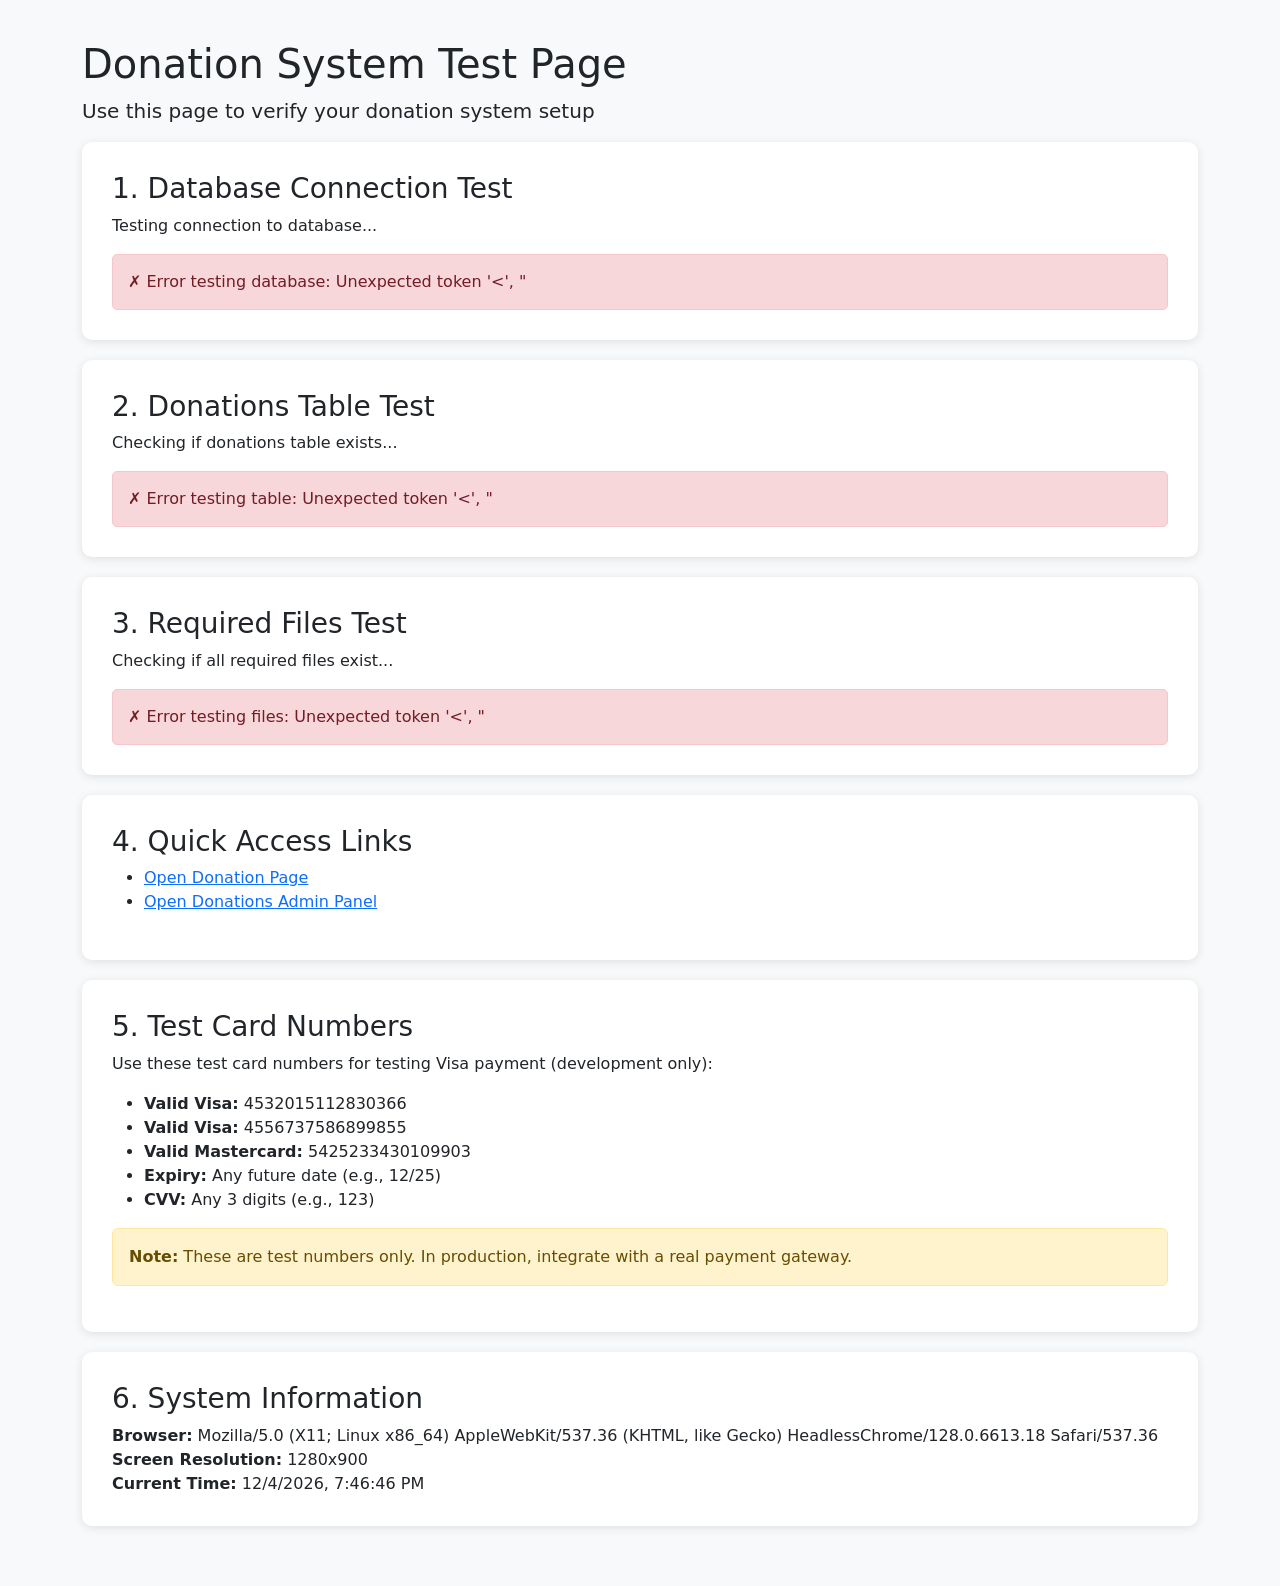
<file: test_donation_system.html>
<!DOCTYPE html>
<html lang="en">
<head>
    <meta charset="UTF-8">
    <meta name="viewport" content="width=device-width, initial-scale=1.0">
    <title>Donation System Test</title>
    <link href="assets/img/logo2_icon.png" rel="icon">
    <link href="assets/vendor/bootstrap/css/bootstrap.min.css" rel="stylesheet">
    <style>
        body {
            padding: 40px;
            background: #f8f9fa;
        }
        .test-card {
            background: white;
            border-radius: 10px;
            padding: 30px;
            margin-bottom: 20px;
            box-shadow: 0 2px 10px rgba(0,0,0,0.1);
        }
        .test-result {
            padding: 15px;
            border-radius: 5px;
            margin-top: 15px;
        }
        .test-success {
            background: #d4edda;
            color: #155724;
            border: 1px solid #c3e6cb;
        }
        .test-error {
            background: #f8d7da;
            color: #721c24;
            border: 1px solid #f5c6cb;
        }
        .test-info {
            background: #d1ecf1;
            color: #0c5460;
            border: 1px solid #bee5eb;
        }
    </style>
</head>
<body>
    <div class="container">
        <h1>Donation System Test Page</h1>
        <p class="lead">Use this page to verify your donation system setup</p>
        
        <!-- Database Connection Test -->
        <div class="test-card">
            <h3>1. Database Connection Test</h3>
            <p>Testing connection to database...</p>
            <div id="db-test" class="test-result test-info">Running test...</div>
        </div>
        
        <!-- Donations Table Test -->
        <div class="test-card">
            <h3>2. Donations Table Test</h3>
            <p>Checking if donations table exists...</p>
            <div id="table-test" class="test-result test-info">Running test...</div>
        </div>
        
        <!-- Files Existence Test -->
        <div class="test-card">
            <h3>3. Required Files Test</h3>
            <p>Checking if all required files exist...</p>
            <div id="files-test" class="test-result test-info">Running test...</div>
        </div>
        
        <!-- Test Donation Links -->
        <div class="test-card">
            <h3>4. Quick Access Links</h3>
            <ul>
                <li><a href="donation.html" target="_blank">Open Donation Page</a></li>
                <li><a href="php/donationsdisplay.php" target="_blank">Open Donations Admin Panel</a></li>
            </ul>
        </div>
        
        <!-- Test Card Numbers -->
        <div class="test-card">
            <h3>5. Test Card Numbers</h3>
            <p>Use these test card numbers for testing Visa payment (development only):</p>
            <ul>
                <li><strong>Valid Visa:</strong> 4532015112830366</li>
                <li><strong>Valid Visa:</strong> 4556737586899855</li>
                <li><strong>Valid Mastercard:</strong> 5425233430109903</li>
                <li><strong>Expiry:</strong> Any future date (e.g., 12/25)</li>
                <li><strong>CVV:</strong> Any 3 digits (e.g., 123)</li>
            </ul>
            <div class="alert alert-warning">
                <strong>Note:</strong> These are test numbers only. In production, integrate with a real payment gateway.
            </div>
        </div>
        
        <!-- System Information -->
        <div class="test-card">
            <h3>6. System Information</h3>
            <div id="system-info"></div>
        </div>
    </div>
    
    <script>
        // Test database connection
        fetch('php/test_system.php?test=database')
            .then(response => response.json())
            .then(data => {
                const dbTest = document.getElementById('db-test');
                if (data.success) {
                    dbTest.className = 'test-result test-success';
                    dbTest.innerHTML = '✓ Database connection successful';
                } else {
                    dbTest.className = 'test-result test-error';
                    dbTest.innerHTML = '✗ Database connection failed: ' + data.message;
                }
            })
            .catch(error => {
                const dbTest = document.getElementById('db-test');
                dbTest.className = 'test-result test-error';
                dbTest.innerHTML = '✗ Error testing database: ' + error.message;
            });
        
        // Test donations table
        fetch('php/test_system.php?test=table')
            .then(response => response.json())
            .then(data => {
                const tableTest = document.getElementById('table-test');
                if (data.success) {
                    tableTest.className = 'test-result test-success';
                    tableTest.innerHTML = '✓ Donations table exists with ' + data.columns + ' columns';
                } else {
                    tableTest.className = 'test-result test-error';
                    tableTest.innerHTML = '✗ Donations table check failed: ' + data.message;
                }
            })
            .catch(error => {
                const tableTest = document.getElementById('table-test');
                tableTest.className = 'test-result test-error';
                tableTest.innerHTML = '✗ Error testing table: ' + error.message;
            });
        
        // Test files existence
        fetch('php/test_system.php?test=files')
            .then(response => response.json())
            .then(data => {
                const filesTest = document.getElementById('files-test');
                if (data.success) {
                    filesTest.className = 'test-result test-success';
                    filesTest.innerHTML = '✓ All required files found: ' + data.files.join(', ');
                } else {
                    filesTest.className = 'test-result test-error';
                    filesTest.innerHTML = '✗ Missing files: ' + data.missing.join(', ');
                }
            })
            .catch(error => {
                const filesTest = document.getElementById('files-test');
                filesTest.className = 'test-result test-error';
                filesTest.innerHTML = '✗ Error testing files: ' + error.message;
            });
        
        // System info
        const systemInfo = document.getElementById('system-info');
        systemInfo.innerHTML = `
            <strong>Browser:</strong> ${navigator.userAgent}<br>
            <strong>Screen Resolution:</strong> ${window.screen.width}x${window.screen.height}<br>
            <strong>Current Time:</strong> ${new Date().toLocaleString()}
        `;
    </script>
</body>
</html>
</file>
<file: assets/css/main.css>
/*--------------------------------------------------------------
# Font & Color Variables
# Help: https://bootstrapmade.com/color-system/
--------------------------------------------------------------*/
/* Fonts */
:root {
  --default-font: "Open Sans",  system-ui, -apple-system, "Segoe UI", Roboto, "Helvetica Neue", Arial, "Noto Sans", "Liberation Sans", sans-serif, "Apple Color Emoji", "Segoe UI Emoji", "Segoe UI Symbol", "Noto Color Emoji";
  --heading-font: "Marcellus",  sans-serif;
  --nav-font: "Marcellus",  sans-serif;
}

/* Global Colors - The following color variables are used throughout the website. Updating them here will change the color scheme of the entire website */
:root { 
  --background-color: #ffffff; /* Background color for the entire website, including individual sections */
  --default-color: #212529; /* Default color used for the majority of the text content across the entire website */
  --heading-color: #2d465e; /* Color for headings, subheadings and title throughout the website */
  --accent-color: #116530; /* Accent color that represents your brand on the website. It's used for buttons, links, and other elements that need to stand out */
  --surface-color: #ffffff; /* The surface color is used as a background of boxed elements within sections, such as cards, icon boxes, or other elements that require a visual separation from the global background. */
  --contrast-color: #ffffff; /* Contrast color for text, ensuring readability against backgrounds of accent, heading, or default colors. */
}

/* Nav Menu Colors - The following color variables are used specifically for the navigation menu. They are separate from the global colors to allow for more customization options */
:root {
  --nav-color: #212529;  /* The default color of the main navmenu links */
  --nav-hover-color: #116530; /* Applied to main navmenu links when they are hovered over or active */
  --nav-mobile-background-color: #ffffff; /* Used as the background color for mobile navigation menu */
  --nav-dropdown-background-color: #ffffff; /* Used as the background color for dropdown items that appear when hovering over primary navigation items */
  --nav-dropdown-color: #212529; /* Used for navigation links of the dropdown items in the navigation menu. */
  --nav-dropdown-hover-color: #116530; /* Similar to --nav-hover-color, this color is applied to dropdown navigation links when they are hovered over. */
}

/* Color Presets - These classes override global colors when applied to any section or element, providing reuse of the sam color scheme. */

.light-background {
  --background-color: #f9f9f9;
  --surface-color: #ffffff;
}

.dark-background {
  --background-color: #060606;
  --default-color: #ffffff;
  --heading-color: #ffffff;
  --accent-color: #2ea359;
  --surface-color: #252525;
  --contrast-color: #ffffff;
}

/* Smooth scroll */
:root {
  scroll-behavior: smooth;
}

/*--------------------------------------------------------------
# Loading Screen
--------------------------------------------------------------*/
.loader-container {
  position: fixed;
  top: 0;
  left: 0;
  width: 100%;
  height: 100%;
  background: linear-gradient(135deg, #116530 0%, #2ea359 100%);
  display: flex;
  flex-direction: column;
  justify-content: center;
  align-items: center;
  z-index: 10000;
  transition: opacity 0.6s ease-out, visibility 0.6s ease-out;
}

.loader-container.fade-out {
  opacity: 0;
  visibility: hidden;
}

.loader-logo {
  width: 120px;
  height: 120px;
  margin-bottom: 30px;
  animation: logoFloat 2s ease-in-out infinite;
}

.loader-logo img {
  width: 100%;
  height: 100%;
  object-fit: contain;
  filter: drop-shadow(0 10px 20px rgba(0,0,0,0.3));
}

.loader-message {
  color: white;
  font-size: 24px;
  font-weight: 600;
  text-align: center;
  margin-bottom: 20px;
  animation: messageGlow 2s ease-in-out infinite alternate;
}

.loader-submessage {
  color: rgba(255,255,255,0.8);
  font-size: 16px;
  text-align: center;
  margin-bottom: 40px;
}

.loading-spinner {
  width: 50px;
  height: 50px;
  border: 3px solid rgba(255,255,255,0.3);
  border-top: 3px solid white;
  border-radius: 50%;
  animation: spin 1s linear infinite;
}

@keyframes logoFloat {
  0%, 100% { transform: translateY(0px) rotate(0deg); }
  50% { transform: translateY(-20px) rotate(5deg); }
}

@keyframes messageGlow {
  0% { text-shadow: 0 0 10px rgba(255,255,255,0.5); }
  100% { text-shadow: 0 0 20px rgba(255,255,255,0.8); }
}

@keyframes spin {
  0% { transform: rotate(0deg); }
  100% { transform: rotate(360deg); }
}

/*--------------------------------------------------------------
# Enhanced Animations
--------------------------------------------------------------*/
.animate-on-scroll {
  opacity: 0;
  transform: translateY(30px);
  transition: all 0.8s ease-out;
}

.animate-on-scroll.animated {
  opacity: 1;
  transform: translateY(0);
}

.fade-in-up {
  animation: fadeInUp 1s ease-out forwards;
}

.fade-in-down {
  animation: fadeInDown 1s ease-out forwards;
}

.fade-in-left {
  animation: fadeInLeft 1s ease-out forwards;
}

.fade-in-right {
  animation: fadeInRight 1s ease-out forwards;
}

.scale-up {
  animation: scaleUp 0.8s ease-out forwards;
}

.bounce-in {
  animation: bounceIn 1s ease-out forwards;
}

@keyframes fadeInUp {
  from {
    opacity: 0;
    transform: translateY(40px);
  }
  to {
    opacity: 1;
    transform: translateY(0);
  }
}

@keyframes fadeInDown {
  from {
    opacity: 0;
    transform: translateY(-40px);
  }
  to {
    opacity: 1;
    transform: translateY(0);
  }
}

@keyframes fadeInLeft {
  from {
    opacity: 0;
    transform: translateX(-40px);
  }
  to {
    opacity: 1;
    transform: translateX(0);
  }
}

@keyframes fadeInRight {
  from {
    opacity: 0;
    transform: translateX(40px);
  }
  to {
    opacity: 1;
    transform: translateX(0);
  }
}

@keyframes scaleUp {
  from {
    opacity: 0;
    transform: scale(0.8);
  }
  to {
    opacity: 1;
    transform: scale(1);
  }
}

@keyframes bounceIn {
  0% {
    opacity: 0;
    transform: scale(0.3) translateY(-50px);
  }
  50% {
    opacity: 1;
    transform: scale(1.05) translateY(0);
  }
  70% {
    transform: scale(0.9);
  }
  100% {
    opacity: 1;
    transform: scale(1);
  }
}

/* Hover animations */
.hover-lift {
  transition: transform 0.3s ease, box-shadow 0.3s ease;
}

.hover-lift:hover {
  transform: translateY(-10px);
  box-shadow: 0 15px 35px rgba(0,0,0,0.1);
}

.hover-glow {
  transition: all 0.3s ease;
}

.hover-glow:hover {
  box-shadow: 0 0 20px rgba(17, 101, 48, 0.4);
  transform: scale(1.02);
}

/* Text animations */
.typing-animation {
  overflow: hidden;
  white-space: nowrap;
  margin: 0 auto;
  animation: typing 3.5s steps(40, end), blink-caret 0.75s step-end infinite;
}

@keyframes typing {
  from { width: 0; }
  to { width: 100%; }
}

@keyframes blink-caret {
  from, to { border-color: transparent; }
  50% { border-color: var(--accent-color); }
}

/* Stagger animations */
.stagger-animation > * {
  opacity: 0;
  transform: translateY(20px);
  animation: staggerFadeIn 0.6s ease-out forwards;
}

.stagger-animation > *:nth-child(1) { animation-delay: 0.1s; }
.stagger-animation > *:nth-child(2) { animation-delay: 0.2s; }
.stagger-animation > *:nth-child(3) { animation-delay: 0.3s; }
.stagger-animation > *:nth-child(4) { animation-delay: 0.4s; }
.stagger-animation > *:nth-child(5) { animation-delay: 0.5s; }
.stagger-animation > *:nth-child(6) { animation-delay: 0.6s; }
.stagger-animation > *:nth-child(7) { animation-delay: 0.7s; }
.stagger-animation > *:nth-child(8) { animation-delay: 0.8s; }

@keyframes staggerFadeIn {
  to {
    opacity: 1;
    transform: translateY(0);
  }
}

/* Enhanced Button Animations */
.btn, .btn-cta {
  transition: all 0.3s ease;
  position: relative;
  overflow: hidden;
}

.btn::before, .btn-cta::before {
  content: '';
  position: absolute;
  top: 0;
  left: -100%;
  width: 100%;
  height: 100%;
  background: linear-gradient(90deg, transparent, rgba(255,255,255,0.3), transparent);
  transition: left 0.6s ease;
}

.btn:hover::before, .btn-cta:hover::before {
  left: 100%;
}

.btn:hover, .btn-cta:hover {
  transform: translateY(-2px);
  box-shadow: 0 8px 25px rgba(0,0,0,0.15);
}

/* Form Animations */
.form-control {
  transition: all 0.3s ease;
}

.form-control:focus {
  transform: scale(1.02);
  box-shadow: 0 0 20px rgba(17, 101, 48, 0.2);
}

/* Card hover effects */
.card, .post-item {
  transition: all 0.3s ease;
}

.card:hover, .post-item:hover {
  transform: translateY(-5px);
  box-shadow: 0 15px 35px rgba(0,0,0,0.1);
}

/* Image hover effects */
img {
  transition: all 0.3s ease;
}

img:hover {
  transform: scale(1.05);
}

/*--------------------------------------------------------------
# Mobile Responsiveness for Animations
--------------------------------------------------------------*/
@media (max-width: 768px) {
  .loader-logo {
    width: 80px;
    height: 80px;
  }
  
  .loader-message {
    font-size: 18px;
  }
  
  .loader-submessage {
    font-size: 14px;
  }
  
  .hover-lift:hover,
  .hover-glow:hover {
    transform: none;
  }
  
  .animate-on-scroll {
    transform: translateY(20px);
  }
  
  .typing-animation {
    animation: none;
    white-space: normal;
  }
}

/* Reduce motion for accessibility */
@media (prefers-reduced-motion: reduce) {
  * {
    animation-duration: 0.01ms !important;
    animation-iteration-count: 1 !important;
    transition-duration: 0.01ms !important;
  }
  
  .loader-container {
    animation: none;
  }
  
  .parallax-element {
    transform: none !important;
  }
}

/*--------------------------------------------------------------
# General Styling & Shared Classes
--------------------------------------------------------------*/
body {
  color: var(--default-color);
  background-color: var(--background-color);
  font-family: var(--default-font);
}

a {
  color: var(--accent-color);
  text-decoration: none;
  transition: 0.3s;
}

a:hover {
  color: color-mix(in srgb, var(--accent-color), transparent 25%);
  text-decoration: none;
}

h1,
h2,
h3,
h4,
h5,
h6 {
  color: var(--heading-color);
  font-family: var(--heading-font);
}

/* PHP Email Form Messages
------------------------------*/
.php-email-form .error-message {
  display: none;
  background: #df1529;
  color: #ffffff;
  text-align: left;
  padding: 15px;
  margin-bottom: 24px;
  font-weight: 600;
}

.php-email-form .sent-message {
  display: none;
  color: #ffffff;
  background: #059652;
  text-align: center;
  padding: 15px;
  margin-bottom: 24px;
  font-weight: 600;
}

.php-email-form .loading {
  display: none;
  background: var(--surface-color);
  text-align: center;
  padding: 15px;
  margin-bottom: 24px;
}

.php-email-form .loading:before {
  content: "";
  display: inline-block;
  border-radius: 50%;
  width: 24px;
  height: 24px;
  margin: 0 10px -6px 0;
  border: 3px solid var(--accent-color);
  border-top-color: var(--surface-color);
  animation: php-email-form-loading 1s linear infinite;
}

@keyframes php-email-form-loading {
  0% {
    transform: rotate(0deg);
  }

  100% {
    transform: rotate(360deg);
  }
}

/* Pulsating Play Button
------------------------------*/
.pulsating-play-btn {
  width: 94px;
  height: 94px;
  background: radial-gradient(var(--accent-color) 50%, color-mix(in srgb, var(--accent-color), transparent 75%) 52%);
  border-radius: 50%;
  display: block;
  position: relative;
  overflow: hidden;
}

.pulsating-play-btn:before {
  content: "";
  position: absolute;
  width: 120px;
  height: 120px;
  animation-delay: 0s;
  animation: pulsate-play-btn 2s;
  animation-direction: forwards;
  animation-iteration-count: infinite;
  animation-timing-function: steps;
  opacity: 1;
  border-radius: 50%;
  border: 5px solid color-mix(in srgb, var(--accent-color), transparent 30%);
  top: -15%;
  left: -15%;
  background: rgba(198, 16, 0, 0);
}

.pulsating-play-btn:after {
  content: "";
  position: absolute;
  left: 50%;
  top: 50%;
  transform: translateX(-40%) translateY(-50%);
  width: 0;
  height: 0;
  border-top: 10px solid transparent;
  border-bottom: 10px solid transparent;
  border-left: 15px solid #fff;
  z-index: 100;
  transition: all 400ms cubic-bezier(0.55, 0.055, 0.675, 0.19);
}

.pulsating-play-btn:hover:before {
  content: "";
  position: absolute;
  left: 50%;
  top: 50%;
  transform: translateX(-40%) translateY(-50%);
  width: 0;
  height: 0;
  border: none;
  border-top: 10px solid transparent;
  border-bottom: 10px solid transparent;
  border-left: 15px solid #fff;
  z-index: 200;
  animation: none;
  border-radius: 0;
}

.pulsating-play-btn:hover:after {
  border-left: 15px solid var(--accent-color);
  transform: scale(20);
}

@keyframes pulsate-play-btn {
  0% {
    transform: scale(0.6, 0.6);
    opacity: 1;
  }

  100% {
    transform: scale(1, 1);
    opacity: 0;
  }
}

/*--------------------------------------------------------------
# Global Header
--------------------------------------------------------------*/
.header {
  color: var(--default-color);
  background-color: var(--background-color);
  padding: 20px 0;
  transition: all 0.5s ease;
  z-index: 99999;
  position: fixed;
  top: 0;
  left: 0;
  right: 0;
  backdrop-filter: blur(10px);
  animation: slideInDown 1s ease-out;
}

@keyframes slideInDown {
  from {
    opacity: 0;
    transform: translateY(-100%);
  }
  to {
    opacity: 1;
    transform: translateY(0);
  }
}

.header .logo {
  line-height: 1;
  transition: transform 0.3s ease;
}

.header .logo:hover {
  transform: scale(1.05);
}

.header .logo img {
  max-height: 32px;
  margin-right: 8px;
}

.header .logo h1 {
  font-size: 30px;
  margin: 0;
  font-weight: 700;
  color: var(--heading-color);
}

.scrolled .header {
  box-shadow: 0px 0 18px color-mix(in srgb, var(--default-color), transparent 85%);
}

/* Bootstrap Navbar Toggler */
.navbar-toggler {
  border: none;
  padding: 0;
  width: 40px;
  height: 40px;
  position: relative;
  background: transparent;
  display: inline-block;
}

.navbar-toggler:focus {
  box-shadow: none;
  outline: none;
}

.navbar-toggler-icon {
  display: inline-block;
  width: 30px;
  height: 2px;
  background-color: var(--nav-color);
  position: relative;
  transition: all 0.3s;
}

.navbar-toggler-icon::before,
.navbar-toggler-icon::after {
  content: '';
  position: absolute;
  width: 30px;
  height: 2px;
  background-color: var(--nav-color);
  left: 0;
  transition: all 0.3s;
}

.navbar-toggler-icon::before {
  top: -8px;
}

.navbar-toggler-icon::after {
  top: 8px;
}

.navbar-toggler[aria-expanded="true"] .navbar-toggler-icon {
  background-color: transparent;
}

.navbar-toggler[aria-expanded="true"] .navbar-toggler-icon::before {
  transform: rotate(45deg);
  top: 0;
}

.navbar-toggler[aria-expanded="true"] .navbar-toggler-icon::after {
  transform: rotate(-45deg);
  top: 0;
}

/*--------------------------------------------------------------
# Navigation Menu
--------------------------------------------------------------*/
/* Navmenu - Desktop */
@media (min-width: 1200px) {
  
  .navbar-toggler {
    display: none !important;
  }
  
  .collapse.navbar-collapse {
    display: block !important;
    visibility: visible !important;
    opacity: 1 !important;
    position: relative !important;
    inset: auto !important;
    background-color: transparent !important;
    box-shadow: none !important;
    padding: 0 !important;
    margin: 0 !important;
  }
  
  .navmenu {
    padding: 0;
  }

  .navmenu ul {
    margin: 0;
    padding: 0;
    display: flex;
    list-style: none;
    align-items: center;
  }

  .navmenu li {
    position: relative;
  }

  .navmenu a,
  .navmenu a:focus {
    color: var(--nav-color);
    padding: 18px 15px;
    font-size: 16px;
    font-family: var(--nav-font);
    font-weight: 400;
    display: flex;
    align-items: center;
    justify-content: space-between;
    white-space: nowrap;
    transition: all 0.3s ease;
    position: relative;
    overflow: hidden;
  }

  .navmenu a::before {
    content: '';
    position: absolute;
    bottom: 0;
    left: 50%;
    width: 0;
    height: 2px;
    background: var(--nav-hover-color);
    transition: all 0.3s ease;
    transform: translateX(-50%);
  }

  .navmenu a:hover::before,
  .navmenu .active::before {
    width: 100%;
  }

  .navmenu a i,
  .navmenu a:focus i {
    font-size: 12px;
    line-height: 0;
    margin-left: 5px;
    transition: 0.3s;
  }

  .navmenu li:last-child a {
    padding-right: 0;
  }

  .navmenu li:hover>a,
  .navmenu .active,
  .navmenu .active:focus {
    color: var(--nav-hover-color);
  }

  .navmenu .dropdown ul {
    margin: 0;
    padding: 10px 0;
    background: var(--nav-dropdown-background-color);
    display: block;
    position: absolute;
    visibility: hidden;
    left: 14px;
    top: 130%;
    opacity: 0;
    transition: 0.3s;
    border-radius: 4px;
    z-index: 99;
    box-shadow: 0px 0px 30px color-mix(in srgb, var(--default-color), transparent 85%);
  }

  .navmenu .dropdown ul li {
    min-width: 200px;
  }

  .navmenu .dropdown ul a {
    padding: 10px 20px;
    font-size: 15px;
    text-transform: none;
    color: var(--nav-dropdown-color);
  }

  .navmenu .dropdown ul a i {
    font-size: 12px;
  }

  .navmenu .dropdown ul a:hover,
  .navmenu .dropdown ul .active:hover,
  .navmenu .dropdown ul li:hover>a {
    color: var(--nav-dropdown-hover-color);
  }

  .navmenu .dropdown:hover>ul {
    opacity: 1;
    top: 100%;
    visibility: visible;
  }

  .navmenu .dropdown .dropdown ul {
    top: 0;
    left: -90%;
    visibility: hidden;
  }

  .navmenu .dropdown .dropdown:hover>ul {
    opacity: 1;
    top: 0;
    left: -100%;
    visibility: visible;
  }
}

/* Navmenu - Mobile */
@media (max-width: 1199px) {
  
  /* Always show the hamburger button */
  .navbar-toggler {
    display: block !important;
    color: var(--nav-color);
    font-size: 28px;
    border: none;
    padding: 0.25rem 0.75rem;
    margin-right: 10px;
    cursor: pointer;
    background: transparent;
    z-index: 1000000;
    position: relative;
  }

  .navbar-toggler:focus {
    outline: none;
    box-shadow: none;
  }

  .navbar-toggler-icon {
    display: inline-block;
    width: 1.5em;
    height: 1.5em;
    vertical-align: middle;
    background-image: url("data:image/svg+xml,%3csvg xmlns='http://www.w3.org/2000/svg' viewBox='0 0 30 30'%3e%3cpath stroke='rgba(33, 37, 41, 0.75)' stroke-linecap='round' stroke-miterlimit='10' stroke-width='2' d='M4 7h22M4 15h22M4 23h22'/%3e%3c/svg%3e");
    background-repeat: no-repeat;
    background-position: center;
    background-size: 100%;
  }
  
  /* Mobile menu container - use inset instead of top/bottom for proper sizing */
  .navbar-collapse {
    position: fixed;
    inset: 60px 20px 20px 20px;
    padding: 0;
    margin: 0;
    border-radius: 6px;
    background-color: var(--nav-mobile-background-color);
    overflow-y: auto;
    z-index: 999999;
    box-shadow: 0px 0px 30px rgba(0, 0, 0, 0.1);
    /* Disable Bootstrap's collapsing animation completely */
    transition: none !important;
    /* Don't set height - let inset handle it */
  }
  
  /* Override all Bootstrap collapse states */
  .navbar-collapse.collapsing {
    transition: none !important;
    height: auto !important;
    min-height: 100%;
  }
  
  .navbar-collapse.collapse:not(.show) {
    display: none;
  }
  
  .navbar-collapse.collapse.show {
    display: block;
    height: auto !important;
    min-height: 100%;
  }
  
  /* Navmenu styling */
  .navmenu {
    display: block;
    padding: 0;
    width: 100%;
    height: 100%;
    min-height: 100%;
  }

  .navmenu ul {
    display: block !important;
    list-style: none;
    padding: 20px;
    margin: 0;
    width: 100%;
  }
  
  .navmenu li {
    padding: 0;
    margin: 0;
    width: 100%;
    display: block !important;
  }

  .navmenu a,
  .navmenu a:focus {
    color: var(--nav-dropdown-color);
    padding: 15px 20px;
    font-family: var(--nav-font);
    font-size: 17px;
    font-weight: 500;
    display: block !important;
    width: 100%;
    white-space: nowrap;
    transition: 0.3s;
    border-bottom: 1px solid rgba(0, 0, 0, 0.05);
    text-decoration: none;
    opacity: 1;
    visibility: visible;
  }

  .navmenu a:hover,
  .navmenu .active {
    color: var(--nav-dropdown-hover-color);
    background-color: rgba(var(--accent-color-rgb), 0.05);
  }
  
  /* Special styling for donate button */
  .navmenu a.btn-donate-nav {
    background-color: var(--accent-color);
    color: white;
    border-radius: 4px;
    margin-top: 10px;
    text-align: center;
  }
  
  .navmenu a.btn-donate-nav:hover {
    background-color: color-mix(in srgb, var(--accent-color), black 10%);
    color: white;
  }
}

/*--------------------------------------------------------------
# Custom Desktop & Mobile Navigation
--------------------------------------------------------------*/

/* Desktop Navigation */
.desktop-nav {
  display: none;
  margin-left: auto;
}

@media (min-width: 992px) {
  .desktop-nav {
    display: block;
  }
}

.desktop-nav .nav-links {
  display: flex;
  list-style: none;
  margin: 0;
  padding: 0;
  align-items: center;
  justify-content: flex-end;
  gap: 5px;
}

.desktop-nav .nav-links li {
  position: relative;
}

.desktop-nav .nav-links a {
  color: var(--nav-color);
  padding: 10px 18px;
  font-size: 16px;
  font-family: var(--nav-font);
  font-weight: 400;
  text-decoration: none;
  display: flex;
  align-items: center;
  white-space: nowrap;
  transition: all 0.3s ease;
  position: relative;
}

.desktop-nav .nav-links a::before {
  content: '';
  position: absolute;
  bottom: 5px;
  left: 50%;
  width: 0;
  height: 2px;
  background: var(--nav-hover-color);
  transition: all 0.3s ease;
  transform: translateX(-50%);
}

.desktop-nav .nav-links a:hover::before,
.desktop-nav .nav-links a.active::before {
  width: 80%;
}

.desktop-nav .nav-links a:hover,
.desktop-nav .nav-links a.active {
  color: var(--nav-hover-color);
}

.desktop-nav .btn-donate-nav {
  background: linear-gradient(135deg, var(--accent-color) 0%, #2ea359 100%);
  color: white !important;
  border-radius: 25px;
  padding: 10px 25px !important;
  font-weight: 600;
  margin-left: 10px;
  transition: all 0.3s ease;
  box-shadow: 0 4px 15px rgba(17, 101, 48, 0.3);
}

.desktop-nav .btn-donate-nav::before {
  display: none;
}

.desktop-nav .btn-donate-nav:hover {
  transform: translateY(-2px);
  box-shadow: 0 6px 20px rgba(17, 101, 48, 0.4);
  background: linear-gradient(135deg, #0d4d24 0%, #25884a 100%);
}

/* Bootstrap Modal for Mobile Navigation */
#navbarModal .modal-content {
  background: linear-gradient(135deg, #f8f9fa 0%, #ffffff 100%);
  border: none;
}

#navbarModal .modal-header {
  padding: 1.5rem;
  background: linear-gradient(135deg, var(--accent-color) 0%, #2ea359 100%);
  color: white;
}

#navbarModal .btn-close {
  filter: brightness(0) invert(1);
  opacity: 1;
}

#navbarModal .modal-body {
  padding: 2rem 1rem;
}

.mobile-nav-menu ul {
  padding: 0;
  margin: 0;
}

.mobile-nav-menu li {
  margin-bottom: 0.5rem;
}

.mobile-nav-link {
  display: block;
  padding: 1rem 1.5rem;
  color: var(--nav-color);
  text-decoration: none;
  font-size: 18px;
  font-family: var(--nav-font);
  font-weight: 500;
  border-radius: 10px;
  transition: all 0.3s ease;
  position: relative;
  overflow: hidden;
}

.mobile-nav-link i {
  font-size: 20px;
  color: var(--accent-color);
  transition: all 0.3s ease;
}

.mobile-nav-link:hover,
.mobile-nav-link.active {
  background: linear-gradient(135deg, rgba(17, 101, 48, 0.1) 0%, rgba(46, 163, 89, 0.05) 100%);
  color: var(--nav-hover-color);
  padding-left: 2rem;
  box-shadow: 0 2px 8px rgba(17, 101, 48, 0.1);
}

.mobile-nav-link:hover i,
.mobile-nav-link.active i {
  transform: scale(1.2);
  color: var(--nav-hover-color);
}

.btn-donate-mobile {
  background: linear-gradient(135deg, var(--accent-color) 0%, #2ea359 100%) !important;
  color: white !important;
  font-weight: 600;
  margin-top: 1rem;
  text-align: center;
  box-shadow: 0 4px 15px rgba(17, 101, 48, 0.3);
}

.btn-donate-mobile i {
  color: white !important;
}

.btn-donate-mobile:hover {
  background: linear-gradient(135deg, #0d4d24 0%, #25884a 100%) !important;
  transform: translateY(-2px);
  box-shadow: 0 6px 20px rgba(17, 101, 48, 0.4);
}

/*--------------------------------------------------------------
# Global Footer
--------------------------------------------------------------*/
.footer {
  color: var(--default-color);
  background-color: var(--background-color);
  font-size: 14px;
  position: relative;
}

.footer .footer-top {
  background-color: color-mix(in srgb, var(--background-color), white 5%);
  padding-top: 50px;
}

.footer .footer-about .logo {
  line-height: 1;
  margin-bottom: 25px;
}

.footer .footer-about .logo img {
  max-height: 40px;
  margin-right: 6px;
}

.footer .footer-about .logo span {
  color: var(--heading-color);
  font-family: var(--heading-font);
  font-size: 26px;
  font-weight: 700;
  letter-spacing: 1px;
}

.footer .footer-about p {
  font-size: 14px;
  font-family: var(--heading-font);
}

.footer h4 {
  font-size: 16px;
  font-weight: 600;
  position: relative;
  padding-bottom: 12px;
  margin-bottom: 15px;
}

.footer h4::after {
  content: "";
  position: absolute;
  display: block;
  width: 20px;
  height: 2px;
  background: var(--accent-color);
  bottom: 0;
  left: 0;
}

.footer .footer-links {
  margin-bottom: 30px;
}

.footer .footer-links ul {
  list-style: none;
  padding: 0;
  margin: 0;
}

.footer .footer-links ul i {
  padding-right: 2px;
  font-size: 12px;
  line-height: 0;
}

.footer .footer-links ul li {
  padding: 10px 0;
  display: flex;
  align-items: center;
}

.footer .footer-links ul li:first-child {
  padding-top: 0;
}

.footer .footer-links ul a {
  color: color-mix(in srgb, var(--default-color), transparent 30%);
  display: inline-block;
  line-height: 1;
}

.footer .footer-links ul a:hover {
  color: var(--accent-color);
}

.footer .footer-contact p {
  margin-bottom: 5px;
}

.footer .copyright {
  padding: 30px 0;
}

.footer .copyright p {
  margin-bottom: 0;
}

.footer .credits {
  margin-top: 5px;
  font-size: 13px;
}

.footer .social-links a {
  font-size: 18px;
  display: inline-block;
  background: color-mix(in srgb, var(--default-color), transparent 92%);
  color: var(--accent-color);
  line-height: 1;
  padding: 8px 0;
  margin-right: 4px;
  border-radius: 4px;
  text-align: center;
  width: 36px;
  height: 36px;
  transition: 0.3s;
}

.footer .social-links a:hover {
  color: var(--contrast-color);
  background: var(--accent-color);
  text-decoration: none;
}

/*--------------------------------------------------------------
# Preloader
--------------------------------------------------------------*/
#preloader {
  position: fixed;
  inset: 0;
  z-index: 999999;
  overflow: hidden;
  background: var(--background-color);
  transition: all 0.6s ease-out;
}

#preloader:before {
  content: "";
  position: fixed;
  top: calc(50% - 30px);
  left: calc(50% - 30px);
  border: 6px solid #ffffff;
  border-color: var(--accent-color) transparent var(--accent-color) transparent;
  border-radius: 50%;
  width: 60px;
  height: 60px;
  animation: animate-preloader 1.5s linear infinite;
}

@keyframes animate-preloader {
  0% {
    transform: rotate(0deg);
  }

  100% {
    transform: rotate(360deg);
  }
}

/*--------------------------------------------------------------
# Scroll Top Button
--------------------------------------------------------------*/
.scroll-top {
  position: fixed;
  visibility: hidden;
  opacity: 0;
  right: 15px;
  bottom: 15px;
  z-index: 99999;
  background-color: var(--accent-color);
  width: 40px;
  height: 40px;
  border-radius: 4px;
  transition: all 0.4s;
}

.scroll-top i {
  font-size: 24px;
  color: var(--contrast-color);
  line-height: 0;
}

.scroll-top:hover {
  background-color: color-mix(in srgb, var(--accent-color), transparent 20%);
  color: var(--contrast-color);
}

.scroll-top.active {
  visibility: visible;
  opacity: 1;
}

/*--------------------------------------------------------------
# Disable aos animation delay on mobile devices
--------------------------------------------------------------*/
@media screen and (max-width: 768px) {
  [data-aos-delay] {
    transition-delay: 0 !important;
  }
}

/*--------------------------------------------------------------
# Global Page Titles & Breadcrumbs
--------------------------------------------------------------*/
.page-title {
  color: var(--default-color);
  background-color: var(--background-color);
  background-size: cover;
  background-position: center;
  background-repeat: no-repeat;
  padding: 80px 0;
  text-align: center;
  position: relative;
}

.page-title:before {
  content: "";
  background-color: color-mix(in srgb, var(--background-color), transparent 50%);
  position: absolute;
  inset: 0;
}

.page-title h1 {
  font-size: 42px;
  font-weight: 700;
  margin-bottom: 10px;
}

.page-title .breadcrumbs ol {
  display: flex;
  flex-wrap: wrap;
  list-style: none;
  justify-content: center;
  padding: 0;
  margin: 0;
  font-size: 16px;
  font-weight: 400;
}

.page-title .breadcrumbs ol li+li {
  padding-left: 10px;
}

.page-title .breadcrumbs ol li+li::before {
  content: "/";
  display: inline-block;
  padding-right: 10px;
  color: color-mix(in srgb, var(--default-color), transparent 50%);
}

/*--------------------------------------------------------------
# Global Sections
--------------------------------------------------------------*/
section,
.section {
  color: var(--default-color);
  background-color: var(--background-color);
  padding: 60px 0;
  scroll-margin-top: 100px;
  overflow: clip;
}

@media (max-width: 1199px) {

  section,
  .section {
    scroll-margin-top: 66px;
  }
}

/*--------------------------------------------------------------
# Global Section Titles
--------------------------------------------------------------*/
.section-title {
  text-align: center;
  padding-bottom: 60px;
  position: relative;
}

.section-title h2 {
  font-size: 28px;
  font-weight: 500;
  margin-bottom: 15px;
}

.section-title p {
  margin-bottom: 0;
  font-family: var(--heading-font);
  font-size: 32px;
}

/*--------------------------------------------------------------
# Hero Section
--------------------------------------------------------------*/
.hero {
  padding: 0;
}

.hero .carousel {
  width: 100%;
  min-height: calc(100vh - 100px);
  padding: 0;
  margin: 0;
  background-color: var(--background-color);
  position: relative;
}

.hero img {
  position: absolute;
  inset: 0;
  display: block;
  width: 100%;
  height: 100%;
  object-fit: cover;
  z-index: 1;
}

.hero .carousel-item {
  position: absolute;
  inset: 0;
  background-size: cover;
  background-position: center;
  background-repeat: no-repeat;
  overflow: hidden;
}

.hero .carousel-item:before {
  content: "";
  background: color-mix(in srgb, var(--background-color), transparent 60%);
  position: absolute;
  inset: 0;
  z-index: 2;
}

.hero .carousel-container {
  position: absolute;
  inset: 90px 64px 64px 64px;
  display: flex;
  justify-content: center;
  align-items: center;
  flex-direction: column;
  z-index: 3;
}

.hero h2 {
  margin-bottom: 30px;
  font-size: 48px;
  font-weight: 700;
  animation: fadeInDown 1s both;
}

@media (max-width: 768px) {
  .hero h2 {
    font-size: 30px;
  }
}

.hero p {
  animation: fadeInDown 1s both 0.2s;
}

@media (min-width: 1024px) {

  .hero h2,
  .hero p {
    max-width: 60%;
  }
}

.hero .btn-get-started {
  color: var(--contrast-color);
  background: var(--accent-color);
  font-family: var(--heading-font);
  font-weight: 500;
  font-size: 15px;
  letter-spacing: 1px;
  display: inline-block;
  padding: 8px 32px;
  border-radius: 50px;
  transition: 0.5s;
  margin: 10px;
  animation: fadeInUp 1s both 0.4s;
}

.hero .btn-get-started:hover {
  background: color-mix(in srgb, var(--accent-color), transparent 20%);
}

.hero .carousel-control-prev,
.hero .carousel-control-next {
  width: 10%;
  transition: 0.3s;
  opacity: 0.5;
}

.hero .carousel-control-prev:focus,
.hero .carousel-control-next:focus {
  opacity: 0.5;
}

.hero .carousel-control-prev:hover,
.hero .carousel-control-next:hover {
  opacity: 0.9;
}

@media (min-width: 1024px) {

  .hero .carousel-control-prev,
  .hero .carousel-control-next {
    width: 5%;
  }
}

.hero .carousel-control-next-icon,
.hero .carousel-control-prev-icon {
  background: none;
  font-size: 32px;
  line-height: 1;
}

.hero .carousel-indicators {
  list-style: none;
}

.hero .carousel-indicators li {
  cursor: pointer;
}

@keyframes fadeInUp {
  from {
    opacity: 0;
    transform: translate3d(0, 100%, 0);
  }

  to {
    opacity: 1;
    transform: translate3d(0, 0, 0);
  }
}

@keyframes fadeInDown {
  from {
    opacity: 0;
    transform: translate3d(0, -100%, 0);
  }

  to {
    opacity: 1;
    transform: translate3d(0, 0, 0);
  }
}

/*--------------------------------------------------------------
# Services Section
--------------------------------------------------------------*/
.services .section-title h2 {
  color: var(--accent-color);
  font-size: 20px;
}

.services .content .service-item {
  background-color: var(--surface-color);
  padding: 20px 30px;
  border-top: 1px solid color-mix(in srgb, var(--default-color), transparent 90%);
  border-left: 1px solid color-mix(in srgb, var(--default-color), transparent 90%);
  position: relative;
  transition: all 0.4s ease;
  cursor: pointer;
  overflow: hidden;
}

.services .content .service-item::before {
  content: '';
  position: absolute;
  top: 0;
  left: -100%;
  width: 100%;
  height: 100%;
  background: linear-gradient(90deg, transparent, rgba(17, 101, 48, 0.1), transparent);
  transition: left 0.6s ease;
}

.services .content .service-item:hover::before {
  left: 100%;
}

.services .content .service-item:hover {
  transform: translateY(-5px);
  box-shadow: 0 15px 30px rgba(0,0,0,0.1);
  background-color: color-mix(in srgb, var(--surface-color), var(--accent-color) 5%);
}

.services .content .service-item .number {
  position: absolute;
  right: 10px;
  top: 10px;
  font-weight: 400;
  color: color-mix(in srgb, var(--default-color), transparent 80%);
}

.services .content .service-item .service-item-icon {
  position: relative;
  margin-bottom: 20px;
  color: var(--accent-color);
  transition: all 0.3s ease;
}

.services .content .service-item:hover .service-item-icon {
  transform: scale(1.1) rotateY(10deg);
  color: color-mix(in srgb, var(--accent-color), #000 20%);
}

.services .content .service-item .service-item-icon img {
  width: 50px;
}

.services .content .service-item .service-item-icon:before {
  position: absolute;
  content: "";
  transform: rotate(45deg);
  z-index: -1;
  left: -20px;
  border-top: 40px solid transparent;
  border-bottom: 40px solid transparent;
  border-right: 40px solid var(--accent-color);
  display: none;
}

.services .content .service-item .service-item-icon>span {
  color: var(--default-color);
  font-size: 4rem;
}

.services .content .service-item .service-item-content .service-heading {
  font-size: 20px;
  color: var(--default-color);
  font-weight: 400;
}

.services .content .service-item .service-item-content p {
  font-size: 15px;
}

@media (min-width: 769px) {
  .services .content [class^=col-]:nth-child(4n+4) .service-item {
    border-right: 1px solid color-mix(in srgb, var(--default-color), transparent 90%);
  }

  .services .content [class^=col-]:nth-last-child(-n+4) .service-item {
    border-bottom: 1px solid color-mix(in srgb, var(--default-color), transparent 90%);
  }
}

@media (max-width: 768px) {
  .services .content [class^=col-]:nth-child(2n+2) .service-item {
    border-right: 1px solid color-mix(in srgb, var(--default-color), transparent 90%);
  }

  .services .content [class^=col-]:last-child .service-item,
  .services .content [class^=col-]:nth-last-child(2) .service-item {
    border-bottom: 1px solid color-mix(in srgb, var(--default-color), transparent 90%);
  }
}

@media (max-width: 576px) {
  .services .content [class^=col-] .service-item {
    border: 1px solid color-mix(in srgb, var(--default-color), transparent 90%);
    margin-bottom: 10px;
  }
}

/*--------------------------------------------------------------
# About Section
--------------------------------------------------------------*/
.about .section-title {
  margin-bottom: 60px;
}

.about .content {
  background: var(--accent-color);
  color: var(--contrast-color);
  padding: 7rem 0;
}

.about .content .img-overlap {
  margin-top: -150px;
}

.about p {
  color: var(--contrast-color);
}

.about .content-title {
  color: var(--contrast-color);
  font-weight: 300;
  text-align: left;
}

.about .content-title strong {
  font-weight: 700;
}

.about .content-subtitle {
  font-weight: 300;
  color: var(--contrast-color);
  text-transform: uppercase;
  font-size: 1.3rem;
}

/*--------------------------------------------------------------
# Services 2 Section
--------------------------------------------------------------*/
.services-2 {
  overflow: visible;
  margin-bottom: 200px;
}

.services-2 .section-title {
  text-align: left;
}

.services-2 .section-title h2 {
  color: color-mix(in srgb, var(--contrast-color), transparent 50%);
  text-transform: uppercase;
  font-size: 20px;
}

.services-2 .section-title p {
  color: var(--contrast-color);
}

.services-2 .services-carousel-wrap {
  position: relative;
  margin-bottom: -200px;
}

.services-2 .swiper-wrapper {
  height: auto;
}

.services-2 .service-item {
  position: relative;
  overflow: hidden;
}

.services-2 .service-item:before {
  content: "";
  background-color: color-mix(in srgb, var(--background-color), transparent 50%);
  top: 0;
  left: 0;
  right: 0;
  bottom: 0;
  position: absolute;
  opacity: 0;
  visibility: hidden;
  z-index: 1;
  transition: 0.3s all ease;
}

.services-2 .service-item img {
  transition: 0.5s all ease;
  transform: scale(1);
}

.services-2 .service-item .service-item-contents {
  z-index: 9;
  position: absolute;
  bottom: 20px;
  left: 20px;
  right: 20px;
  transition: 0.3s all ease;
  transform: translateY(100%);
  opacity: 0;
  visibility: hidden;
}

.services-2 .service-item .service-item-contents .service-item-category {
  color: var(--accent-color);
  text-transform: uppercase;
}

.services-2 .service-item .service-item-contents .service-item-title {
  color: var(--contrast-color);
  margin-bottom: 0;
}

.services-2 .service-item:hover:before {
  opacity: 1;
  visibility: visible;
}

.services-2 .service-item:hover .service-item-contents {
  transform: translateY(0%);
  opacity: 1;
  visibility: visible;
}

.services-2 .service-item:hover img {
  transform: scale(1.2);
}

.services-2 .navigation-prev,
.services-2 .navigation-next {
  position: absolute;
  top: 50%;
  transform: translateY(-50%);
  z-index: 9;
  width: 46px;
  height: 46px;
  background: var(--contrast-color);
  background-color: none;
  border: none;
  transition: 0.3s all ease;
}

.services-2 .navigation-prev i,
.services-2 .navigation-next i {
  font-size: 2rem;
}

.services-2 .navigation-prev:hover,
.services-2 .navigation-next:hover {
  background-color: var(--accent-color);
  color: var(--contrast-color);
}

.services-2 .navigation-prev {
  left: 10px;
}

.services-2 .navigation-next {
  right: 10px;
}

.services-2 .swiper {
  padding-bottom: 50px;
}

.services-2 .swiper-pagination {
  bottom: 0px;
}

.services-2 .swiper-pagination .swiper-pagination-bullet {
  border-radius: 0;
  width: 20px;
  height: 4px;
  background-color: color-mix(in srgb, var(--background-color), transparent 80%) !important;
  opacity: 1;
}

.services-2 .swiper-pagination .swiper-pagination-bullet-active {
  background-color: var(--accent-color) !important;
}

/*--------------------------------------------------------------
# Testimonials Section
--------------------------------------------------------------*/
.testimonials .testimonial img {
  width: 100px;
  height: 100px;
  border-radius: 50%;
  margin-bottom: 20px;
  border: 3px solid var(--accent-color);
}

.testimonial-video {
  display: block;
  width: 100%;
  max-width: 500px;
  max-height: 400px;
  height: auto;
  border: 4px solid var(--accent-color);
  border-radius: 8px;
  background: #000;
  margin-bottom: 20px;
}

.testimonials .testimonial blockquote p {
  font-size: 20px;
  color: var(--default-color);
  font-weight: 500;
}

.testimonials .testimonial .client-name {
  text-transform: uppercase;
  font-size: 1.2rem;
  color: var(--accent-color);
}

/*--------------------------------------------------------------
# Recent Posts Section
--------------------------------------------------------------*/
.recent-posts .post-item {
  background: var(--surface-color);
  box-shadow: 0px 2px 20px rgba(0, 0, 0, 0.1);
  transition: 0.3s;
}

.recent-posts .post-item .post-img img {
  transition: 0.5s;
}

.recent-posts .post-item .post-date {
  position: absolute;
  right: 0;
  bottom: 0;
  background-color: var(--accent-color);
  color: var(--contrast-color);
  text-transform: uppercase;
  font-size: 13px;
  padding: 6px 12px;
  font-weight: 500;
}

.recent-posts .post-item .post-content {
  padding: 30px;
}

.recent-posts .post-item .post-title {
  color: var(--heading-color);
  font-size: 20px;
  font-weight: 700;
  transition: 0.3s;
  margin-bottom: 15px;
}

.recent-posts .post-item .meta i {
  font-size: 16px;
  color: var(--accent-color);
}

.recent-posts .post-item .meta span {
  font-size: 15px;
  color: color-mix(in srgb, var(--default-color), transparent 50%);
}

.recent-posts .post-item hr {
  color: color-mix(in srgb, var(--default-color), transparent 80%);
  margin: 20px 0;
}

.recent-posts .post-item .readmore {
  display: flex;
  align-items: center;
  font-weight: 600;
  line-height: 1;
  transition: 0.3s;
  color: color-mix(in srgb, var(--default-color), transparent 40%);
}

.recent-posts .post-item .readmore i {
  line-height: 0;
  margin-left: 6px;
  font-size: 16px;
}

.recent-posts .post-item:hover .post-title,
.recent-posts .post-item:hover .readmore {
  color: var(--accent-color);
}

.recent-posts .post-item:hover .post-img img {
  transform: scale(1.1);
}

/*--------------------------------------------------------------
# Call To Action Section
--------------------------------------------------------------*/
.call-to-action .content {
  padding: 20px 0;
}

.call-to-action .content h3 {
  font-weight: 300;
  text-transform: uppercase;
}

.call-to-action .content .form-subscribe .form-control {
  border: 2px solid var(--accent-color);
  background: var(--surface-color);
  border-radius: 0;
}

.call-to-action .content .form-subscribe input[type=email] {
  height: 63px !important;
  color: var(--default-color);
}

.call-to-action .content .form-subscribe input[type=email]:focus {
  box-shadow: none;
}

.call-to-action .content .form-subscribe input[type=email]::placeholder {
  color: color-mix(in srgb, var(--contrast-color), transparent 50%);
}

.call-to-action .content .loading,
.call-to-action .content .error-message,
.call-to-action .content .sent-message {
  margin-top: 15px;
}

.call-to-action .content .btn {
  color: var(--contrast-color);
  background-color: var(--accent-color);
  border: 1px solid var(--accent-color);
  border-radius: 0;
}

.call-to-action .content .btn:hover,
.call-to-action .content .btn:active,
.call-to-action .content .btn:focus {
  box-shadow: none;
  outline: none;
  background-color: var(--contrast-color);
  border: 1px solid var(--contrrast-color);
}

/*--------------------------------------------------------------
# About 3 Section
--------------------------------------------------------------*/
.about-3 .content-title {
  color: var(--accent-color);
  margin-bottom: 30px;
}

.about-3 .btn-cta {
  text-transform: uppercase;
  font-size: 14px;
  padding-top: 20px;
  padding-bottom: 20px;
  padding-left: 30px;
  padding-right: 30px;
  background-color: var(--accent-color);
  color: var(--contrast-color);
  border-radius: 6px;
}

.about-3 .list-check {
  margin-bottom: 50px;
}

.about-3 .list-check li {
  display: block;
  padding-left: 30px;
  position: relative;
}

.about-3 .list-check li:before {
  content: "\f26e";
  display: inline-block;
  font-family: "bootstrap-icons" !important;
  font-style: normal;
  font-weight: normal !important;
  font-variant: normal;
  text-transform: none;
  line-height: 1;
  vertical-align: -0.125em;
  -webkit-font-smoothing: antialiased;
  position: absolute;
  top: 0.1rem;
  font-size: 20px;
  left: 0;
  color: var(--accent-color);
}

.about-3 .pulsating-play-btn {
  position: absolute;
  left: calc(50% - 47px);
  top: calc(50% - 47px);
}

/*--------------------------------------------------------------
# Team Section
--------------------------------------------------------------*/
.team .person {
  position: relative;
}

.team .person figure {
  margin-bottom: 0;
  padding-bottom: 0;
  position: relative;
  overflow: hidden;
  margin-bottom: 30px;
}

.team .person img {
  transition: 0.3s all ease;
}

.team .person .person-contents {
  text-align: center;
}

.team .person .person-contents h3 {
  color: var(--heading-color);
  font-size: 24px;
}

.team .person .person-contents .position {
  color: var(--accent-color);
}

.team .person:hover img {
  transform: scale(1.05);
}

.team .person .social {
  position: absolute;
  bottom: 10px;
  left: 10px;
  z-index: 2;
}

.team .person .social a {
  display: block;
  margin-bottom: 10px;
  width: 40px;
  height: 40px;
  background: var(--contrast-color);
  position: relative;
}

.team .person .social a>span {
  position: absolute;
  top: 50%;
  left: 50%;
  transform: translate(-50%, -50%);
}

.team .person .social a:hover {
  background: var(--accent-color);
  color: var(--contrast-color);
}

/*--------------------------------------------------------------
# Blog Posts 2 Section
--------------------------------------------------------------*/
.blog-posts-2 article {
  background-color: var(--surface-color);
  box-shadow: 0px 2px 20px rgba(0, 0, 0, 0.1);
  transition: 0.3s;
  border-radius: 8px;
  overflow: hidden;
}

.blog-posts-2 .post-img img {
  transition: 0.5s;
}

.blog-posts-2 .post-content {
  padding: 30px;
}

.blog-posts-2 .post-title {
  font-size: 20px;
  line-height: 24px;
  color: var(--heading-color);
  font-weight: 600;
  transition: 0.3s;
  margin-bottom: 20px;
}

.blog-posts-2 .meta {
  position: relative;
  margin-top: -20px;
  padding: 0 30px;
}

.blog-posts-2 .meta i {
  font-size: 16px;
  color: var(--accent-color);
}

.blog-posts-2 .meta span {
  font-size: 15px;
  color: color-mix(in srgb, var(--default-color), transparent 40%);
}

.blog-posts-2 .meta .post-date {
  background-color: var(--accent-color);
  color: var(--contrast-color);
  font-size: 13px;
  padding: 6px 12px;
  text-align: center;
  margin-right: 15px;
  border-radius: 4px;
}

.blog-posts-2 .meta .post-date span {
  display: block;
  color: var(--contrast-color);
  font-weight: 700;
  font-size: 20px;
}

.blog-posts-2 .readmore {
  display: flex;
  align-items: center;
  font-weight: 400;
  line-height: 1;
  transition: 0.3s;
  color: color-mix(in srgb, var(--heading-color), transparent 20%);
}

.blog-posts-2 .readmore i {
  line-height: 0;
  margin-left: 6px;
  font-size: 16px;
}

.blog-posts-2 article:hover .post-title,
.blog-posts-2 article:hover .readmore {
  color: var(--accent-color);
}

.blog-posts-2 article:hover .post-img img {
  transform: scale(1.1);
}

/*--------------------------------------------------------------
# Blog Pagination Section
--------------------------------------------------------------*/
.blog-pagination {
  padding-top: 0;
  color: color-mix(in srgb, var(--default-color), transparent 40%);
}

.blog-pagination ul {
  display: flex;
  padding: 0;
  margin: 0;
  list-style: none;
}

.blog-pagination li {
  margin: 0 5px;
  transition: 0.3s;
}

.blog-pagination li a {
  color: color-mix(in srgb, var(--default-color), transparent 40%);
  padding: 7px 16px;
  display: flex;
  align-items: center;
  justify-content: center;
}

.blog-pagination li a.active,
.blog-pagination li a:hover {
  background: var(--accent-color);
  color: var(--contrast-color);
}

.blog-pagination li a.active a,
.blog-pagination li a:hover a {
  color: var(--contrast-color);
}

/*--------------------------------------------------------------
# Blog Details Section
--------------------------------------------------------------*/
.blog-details {
  padding-bottom: 30px;
}

.blog-details .article {
  background-color: var(--surface-color);
  padding: 30px;
  box-shadow: 0 4px 16px rgba(0, 0, 0, 0.1);
}

.blog-details .post-img {
  margin: -30px -30px 20px -30px;
  overflow: hidden;
}

.blog-details .title {
  color: var(--heading-color);
  font-size: 28px;
  font-weight: 700;
  padding: 0;
  margin: 30px 0;
}

.blog-details .content {
  margin-top: 20px;
}

.blog-details .content h3 {
  font-size: 22px;
  margin-top: 30px;
  font-weight: bold;
}

.blog-details .content blockquote {
  overflow: hidden;
  background-color: color-mix(in srgb, var(--default-color), transparent 95%);
  padding: 60px;
  position: relative;
  text-align: center;
  margin: 20px 0;
}

.blog-details .content blockquote p {
  color: var(--default-color);
  line-height: 1.6;
  margin-bottom: 0;
  font-style: italic;
  font-weight: 500;
  font-size: 22px;
}

.blog-details .content blockquote:after {
  content: "";
  position: absolute;
  left: 0;
  top: 0;
  bottom: 0;
  width: 3px;
  background-color: var(--accent-color);
  margin-top: 20px;
  margin-bottom: 20px;
}

.blog-details .meta-top {
  margin-top: 20px;
  color: color-mix(in srgb, var(--default-color), transparent 40%);
}

.blog-details .meta-top ul {
  display: flex;
  flex-wrap: wrap;
  list-style: none;
  align-items: center;
  padding: 0;
  margin: 0;
}

.blog-details .meta-top ul li+li {
  padding-left: 20px;
}

.blog-details .meta-top i {
  font-size: 16px;
  margin-right: 8px;
  line-height: 0;
  color: color-mix(in srgb, var(--default-color), transparent 40%);
}

.blog-details .meta-top a {
  color: color-mix(in srgb, var(--default-color), transparent 40%);
  font-size: 14px;
  display: inline-block;
  line-height: 1;
}

.blog-details .meta-bottom {
  padding-top: 10px;
  border-top: 1px solid color-mix(in srgb, var(--default-color), transparent 90%);
}

.blog-details .meta-bottom i {
  color: color-mix(in srgb, var(--default-color), transparent 40%);
  display: inline;
}

.blog-details .meta-bottom a {
  color: color-mix(in srgb, var(--default-color), transparent 40%);
  transition: 0.3s;
}

.blog-details .meta-bottom a:hover {
  color: var(--accent-color);
}

.blog-details .meta-bottom .cats {
  list-style: none;
  display: inline;
  padding: 0 20px 0 0;
  font-size: 14px;
}

.blog-details .meta-bottom .cats li {
  display: inline-block;
}

.blog-details .meta-bottom .tags {
  list-style: none;
  display: inline;
  padding: 0;
  font-size: 14px;
}

.blog-details .meta-bottom .tags li {
  display: inline-block;
}

.blog-details .meta-bottom .tags li+li::before {
  padding-right: 6px;
  color: var(--default-color);
  content: ",";
}

.blog-details .meta-bottom .share {
  font-size: 16px;
}

.blog-details .meta-bottom .share i {
  padding-left: 5px;
}

/*--------------------------------------------------------------
# Blog Comments Section
--------------------------------------------------------------*/
.blog-comments {
  padding: 10px 0;
}

.blog-comments .comments-count {
  font-weight: bold;
}

.blog-comments .comment {
  margin-top: 30px;
  position: relative;
}

.blog-comments .comment .comment-img {
  margin-right: 14px;
}

.blog-comments .comment .comment-img img {
  width: 60px;
}

.blog-comments .comment h5 {
  font-size: 16px;
  margin-bottom: 2px;
}

.blog-comments .comment h5 a {
  font-weight: bold;
  color: var(--default-color);
  transition: 0.3s;
}

.blog-comments .comment h5 a:hover {
  color: var(--accent-color);
}

.blog-comments .comment h5 .reply {
  padding-left: 10px;
  color: color-mix(in srgb, var(--default-color), transparent 20%);
}

.blog-comments .comment h5 .reply i {
  font-size: 20px;
}

.blog-comments .comment time {
  display: block;
  font-size: 14px;
  color: color-mix(in srgb, var(--default-color), transparent 40%);
  margin-bottom: 5px;
}

.blog-comments .comment.comment-reply {
  padding-left: 40px;
}

/*--------------------------------------------------------------
# Comment Form Section
--------------------------------------------------------------*/
.comment-form {
  padding-top: 10px;
}

.comment-form form {
  background-color: var(--surface-color);
  margin-top: 30px;
  padding: 30px;
  box-shadow: 0 4px 16px rgba(0, 0, 0, 0.1);
}

.comment-form form h4 {
  font-weight: bold;
  font-size: 22px;
}

.comment-form form p {
  font-size: 14px;
}

.comment-form form input {
  background-color: var(--surface-color);
  color: var(--default-color);
  border: 1px solid color-mix(in srgb, var(--default-color), transparent 70%);
  font-size: 14px;
  border-radius: 4px;
  padding: 10px 10px;
}

.comment-form form input:focus {
  color: var(--default-color);
  background-color: var(--surface-color);
  box-shadow: none;
  border-color: var(--accent-color);
}

.comment-form form input::placeholder {
  color: color-mix(in srgb, var(--default-color), transparent 50%);
}

.comment-form form textarea {
  background-color: var(--surface-color);
  color: var(--default-color);
  border: 1px solid color-mix(in srgb, var(--default-color), transparent 70%);
  border-radius: 4px;
  padding: 10px 10px;
  font-size: 14px;
  height: 120px;
}

.comment-form form textarea:focus {
  color: var(--default-color);
  box-shadow: none;
  border-color: var(--accent-color);
  background-color: var(--surface-color);
}

.comment-form form textarea::placeholder {
  color: color-mix(in srgb, var(--default-color), transparent 50%);
}

.comment-form form .form-group {
  margin-bottom: 25px;
}

.comment-form form .btn-primary {
  border-radius: 4px;
  padding: 10px 20px;
  border: 0;
  background-color: var(--accent-color);
  color: var(--contrast-color);
}

.comment-form form .btn-primary:hover {
  color: var(--contrast-color);
  background-color: color-mix(in srgb, var(--accent-color), transparent 20%);
}

/*--------------------------------------------------------------
# Contact Section
--------------------------------------------------------------*/
.contact {
  padding-top: 10px;
}

.contact .info {
  background-color: var(--surface-color);
  padding: 40px;
  box-shadow: 0px 2px 15px rgba(0, 0, 0, 0.1);
  overflow: hidden;
}

.contact .info h3 {
  font-weight: 600;
  font-size: 24px;
}

.contact .info p {
  color: color-mix(in srgb, var(--default-color), transparent 40%);
  margin-bottom: 30px;
  font-size: 15px;
}

.contact .info-item+.info-item {
  padding-top: 20px;
  margin-top: 20px;
  border-top: 1px solid color-mix(in srgb, var(--default-color), transparent 90%);
}

.contact .info-item i {
  font-size: 24px;
  color: var(--accent-color);
  transition: all 0.3s ease-in-out;
  margin-right: 20px;
}

.contact .info-item h4 {
  padding: 0;
  font-size: 18px;
  line-height: 24px;
  font-weight: 600;
  margin-bottom: 5px;
}

.contact .info-item p {
  padding: 0;
  margin-bottom: 0;
  font-size: 14px;
  color: color-mix(in srgb, var(--default-color), transparent 40%);
}

.contact .php-email-form {
  width: 100%;
}

.contact .php-email-form .form-group {
  padding-bottom: 8px;
}

.contact .php-email-form input[type=text],
.contact .php-email-form input[type=email],
.contact .php-email-form textarea {
  color: var(--default-color);
  background-color: var(--surface-color);
  border-radius: 0px;
  box-shadow: none;
  font-size: 14px;
  border-color: color-mix(in srgb, var(--default-color), transparent 80%);
}

.contact .php-email-form input[type=text]:focus,
.contact .php-email-form input[type=email]:focus,
.contact .php-email-form textarea:focus {
  border-color: var(--accent-color);
}

.contact .php-email-form input[type=text]::placeholder,
.contact .php-email-form input[type=email]::placeholder,
.contact .php-email-form textarea::placeholder {
  color: color-mix(in srgb, var(--default-color), transparent 70%);
}

.contact .php-email-form input[type=text],
.contact .php-email-form input[type=email] {
  height: 48px;
  padding: 10px 15px;
}

.contact .php-email-form textarea {
  padding: 10px 12px;
  height: 290px;
}

.contact .php-email-form button[type=submit] {
  background: var(--accent-color);
  color: var(--contrast-color);
  border: 0;
  padding: 13px 50px;
  transition: 0.4s;
  border-radius: 4px;
}

.contact .php-email-form button[type=submit]:hover {
  background: color-mix(in srgb, var(--accent-color) 90%, black 15%);
}

/*--------------------------------------------------------------
# Widgets
--------------------------------------------------------------*/
.widgets-container {
  margin: 60px 0 30px 0;
}

.widget-title {
  color: var(--heading-color);
  font-size: 20px;
  font-weight: 600;
  padding: 0 0 10px 0;
  margin: 0 0 20px 0;
  position: relative;
}

.widget-title:before {
  content: "";
  position: absolute;
  display: block;
  height: 2px;
  background: color-mix(in srgb, var(--default-color), transparent 90%);
  left: 0;
  right: 0;
  bottom: 1px;
}

.widget-title:after {
  content: "";
  position: absolute;
  display: block;
  width: 40px;
  height: 2px;
  background: var(--accent-color);
  left: 0;
  bottom: 1px;
}

.widget-item {
  margin-bottom: 40px;
}

.widget-item:last-child {
  margin-bottom: 0;
}

.recent-posts-widget .post-item {
  display: flex;
  margin-bottom: 15px;
}

.recent-posts-widget .post-item:last-child {
  margin-bottom: 0;
}

.recent-posts-widget .post-item img {
  width: 80px;
  margin-right: 15px;
}

.recent-posts-widget .post-item h4 {
  font-size: 15px;
  font-weight: bold;
  margin-bottom: 5px;
}

.recent-posts-widget .post-item h4 a {
  color: var(--default-color);
  transition: 0.3s;
}

.recent-posts-widget .post-item h4 a:hover {
  color: var(--accent-color);
}

.recent-posts-widget .post-item time {
  display: block;
  font-style: italic;
  font-size: 14px;
  color: color-mix(in srgb, var(--default-color), transparent 50%);
}

.categories-widget ul {
  list-style: none;
  padding: 0;
  margin: 0;
}

.categories-widget ul li {
  padding-bottom: 10px;
}

.categories-widget ul li:last-child {
  padding-bottom: 0;
}

.categories-widget ul a {
  color: color-mix(in srgb, var(--default-color), transparent 20%);
  transition: 0.3s;
}

.categories-widget ul a:hover {
  color: var(--accent-color);
}

.categories-widget ul a span {
  padding-left: 5px;
  color: color-mix(in srgb, var(--default-color), transparent 50%);
  font-size: 14px;
}

.blog-author-widget img {
  max-width: 120px;
  margin-right: 20px;
}

.blog-author-widget h4 {
  font-weight: 600;
  font-size: 24px;
  margin-bottom: 0px;
  padding: 0;
  color: color-mix(in srgb, var(--default-color), transparent 20%);
}

.blog-author-widget .social-links {
  margin: 5px 0;
}

.blog-author-widget .social-links a {
  color: color-mix(in srgb, var(--default-color), transparent 60%);
  margin-right: 5px;
  font-size: 18px;
}

.blog-author-widget .social-links a:hover {
  color: var(--accent-color);
}

.blog-author-widget p {
  font-style: italic;
  color: color-mix(in srgb, var(--default-color), transparent 30%);
  margin: 10px 0 0 0;
}

.search-widget form {
  background: var(--background-color);
  border: 1px solid color-mix(in srgb, var(--default-color), transparent 70%);
  padding: 3px 10px;
  position: relative;
  transition: 0.3s;
}

.search-widget form input[type=text] {
  border: 0;
  padding: 4px;
  border-radius: 4px;
  width: calc(100% - 40px);
  background-color: var(--background-color);
  color: var(--default-color);
}

.search-widget form input[type=text]:focus {
  outline: none;
}

.search-widget form button {
  background: var(--accent-color);
  color: var(--contrast-color);
  position: absolute;
  top: 0;
  right: 0;
  bottom: 0;
  border: 0;
  font-size: 16px;
  padding: 0 15px;
  margin: -1px;
  transition: 0.3s;
  border-radius: 0 4px 4px 0;
  line-height: 0;
}

.search-widget form button i {
  line-height: 0;
}

.search-widget form button:hover {
  background: color-mix(in srgb, var(--accent-color), transparent 20%);
}

.search-widget form:is(:focus-within) {
  border-color: var(--accent-color);
}

.recent-posts-widget-2 .post-item {
  display: flex;
  flex-direction: column;
  margin-bottom: 20px;
}

.recent-posts-widget-2 .post-item:last-child {
  margin-bottom: 0;
}

.recent-posts-widget-2 .post-item h4 {
  font-size: 16px;
  font-weight: 600;
  margin-bottom: 5px;
}

.recent-posts-widget-2 .post-item h4 a {
  color: var(--default-color);
  transition: 0.3s;
}

.recent-posts-widget-2 .post-item h4 a:hover {
  color: var(--accent-color);
}

.recent-posts-widget-2 .post-item time {
  display: block;
  font-style: italic;
  font-size: 14px;
  color: color-mix(in srgb, var(--default-color), transparent 50%);
}

.tags-widget ul {
  list-style: none;
  padding: 0;
  margin: 0;
}

.tags-widget ul li {
  display: inline-block;
}

.tags-widget ul a {
  color: color-mix(in srgb, var(--default-color), transparent 30%);
  font-size: 14px;
  padding: 6px 14px;
  margin: 0 6px 8px 0;
  border: 1px solid color-mix(in srgb, var(--default-color), transparent 60%);
  display: inline-block;
  transition: 0.3s;
}

.tags-widget ul a:hover {
  background: var(--accent-color);
  color: var(--contrast-color);
  border: 1px solid var(--accent-color);
}

.tags-widget ul a span {
  padding-left: 5px;
  color: color-mix(in srgb, var(--default-color), transparent 60%);
  font-size: 14px;
}

/*--------------------------------------------------------------
# Services Carousel Square Images
--------------------------------------------------------------*/
.services-carousel-wrap .service-item {
  position: relative;
  overflow: hidden;
}

.services-carousel-wrap .service-item img {
  width: 100%;
  height: 300px;
  object-fit: cover;
  object-position: center;
  aspect-ratio: 1;
  border-radius: 8px;
  transition: transform 0.3s ease;
}

.services-carousel-wrap .service-item:hover img {
  transform: scale(1.05);
}

/* Responsive adjustments */
@media (max-width: 768px) {
  .services-carousel-wrap .service-item img {
    height: 250px;
  }
}

@media (max-width: 480px) {
  .services-carousel-wrap .service-item img {
    height: 200px;
  }
}
/* Donate Button in Navigation */
.btn-donate-nav {
  background: linear-gradient(135deg, #2ea359 0%, #27ae60 100%) !important;
  color: white !important;
  padding: 8px 20px !important;
  border-radius: 25px !important;
  font-weight: 600 !important;
  transition: all 0.3s ease !important;
  display: inline-block !important;
  margin-left: 10px !important;
}

.btn-donate-nav:hover {
  transform: translateY(-2px) !important;
  box-shadow: 0 5px 15px rgba(46, 163, 89, 0.3) !important;
  background: linear-gradient(135deg, #27ae60 0%, #2ea359 100%) !important;
}

.btn-donate-nav::before {
  display: none !important;
}

/* Mobile responsiveness for donate button */
@media (max-width: 1279px) {
  .btn-donate-nav {
    margin-left: 0 !important;
    margin-top: 10px !important;
    display: block !important;
    text-align: center !important;
  }
}
</file>
